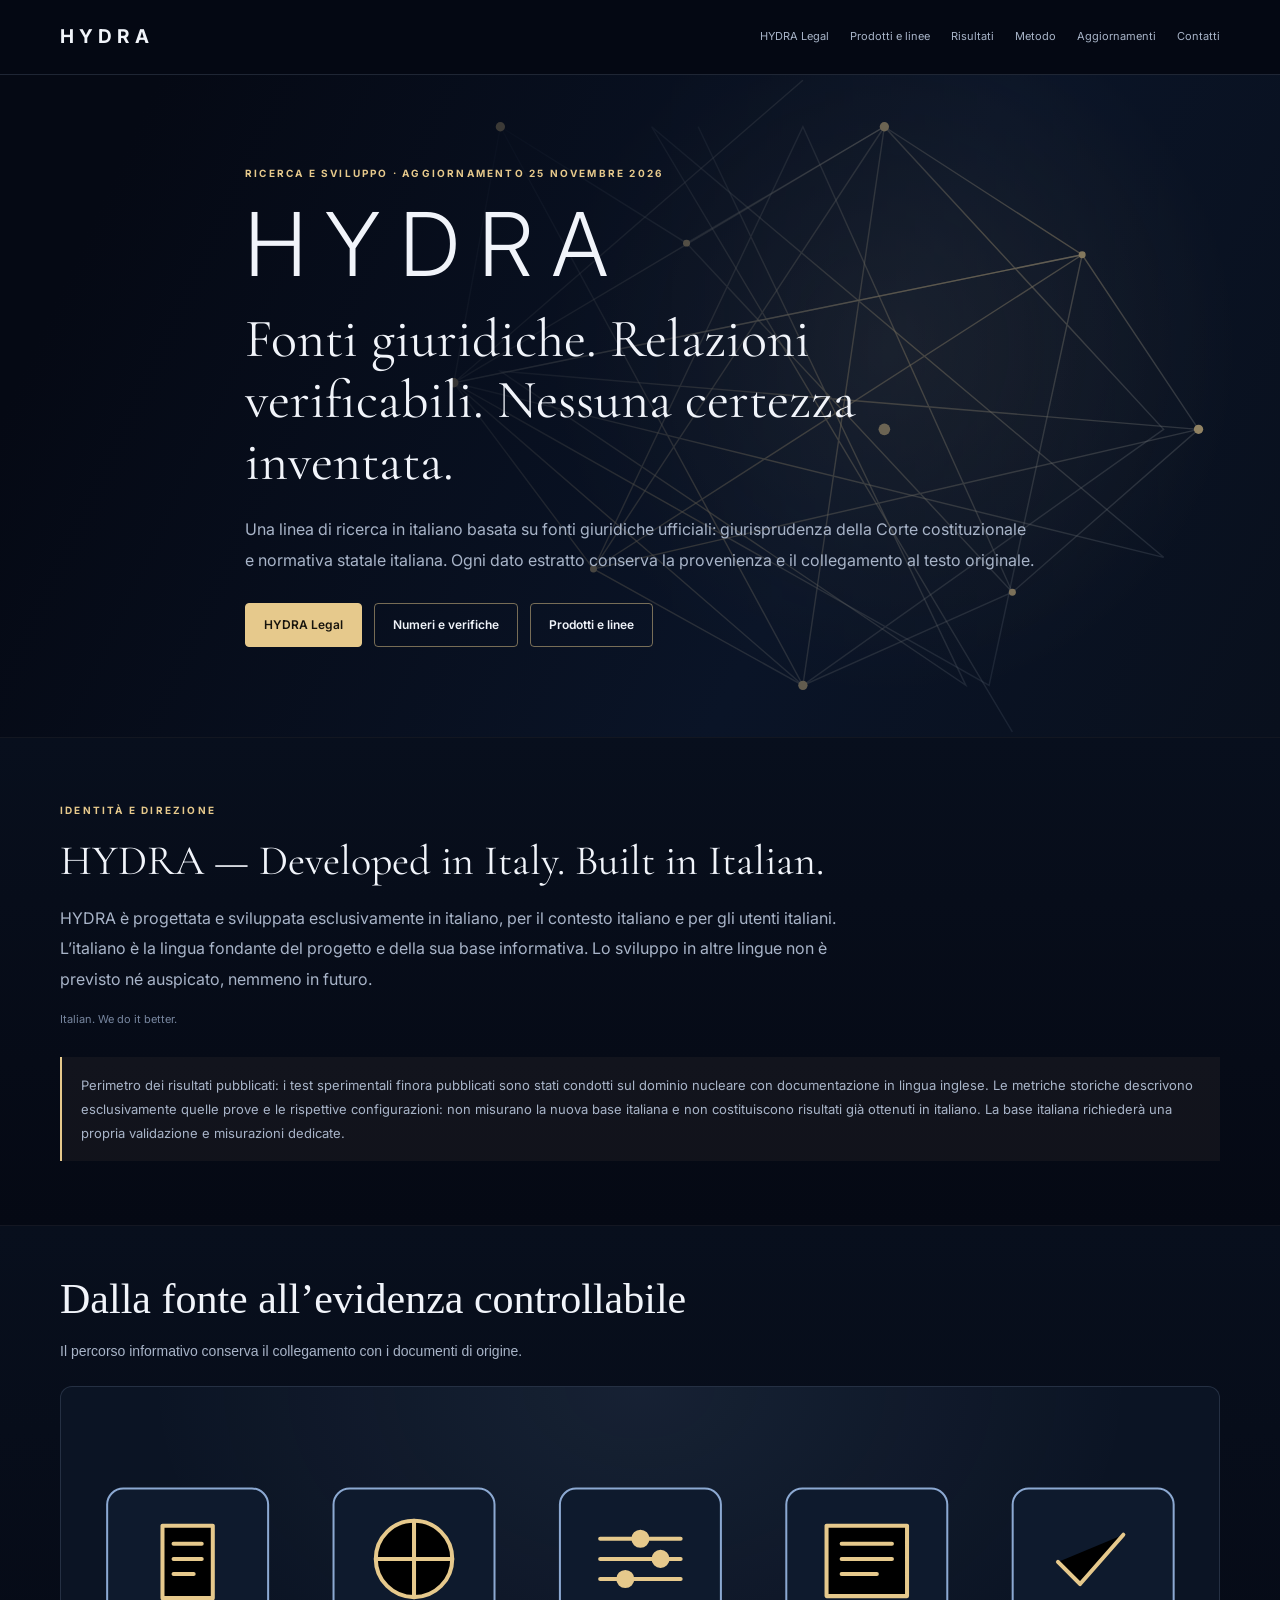
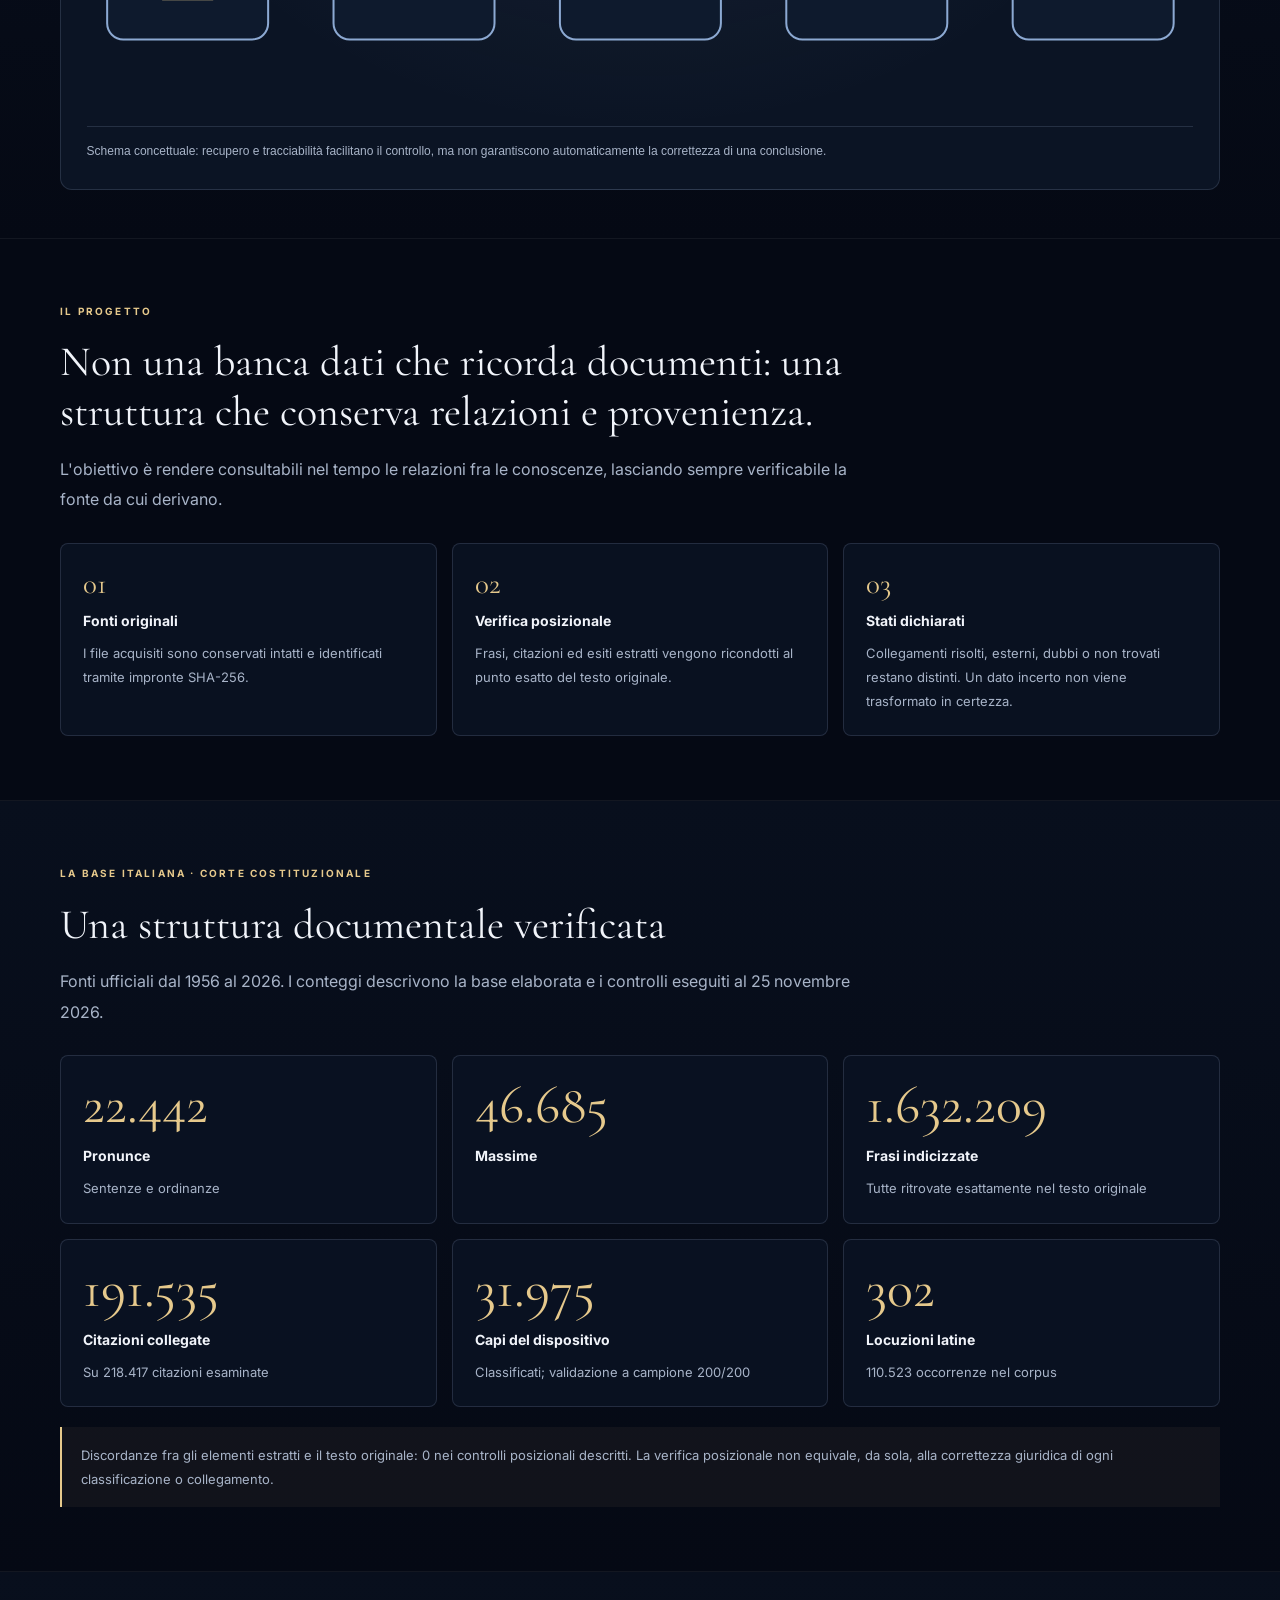
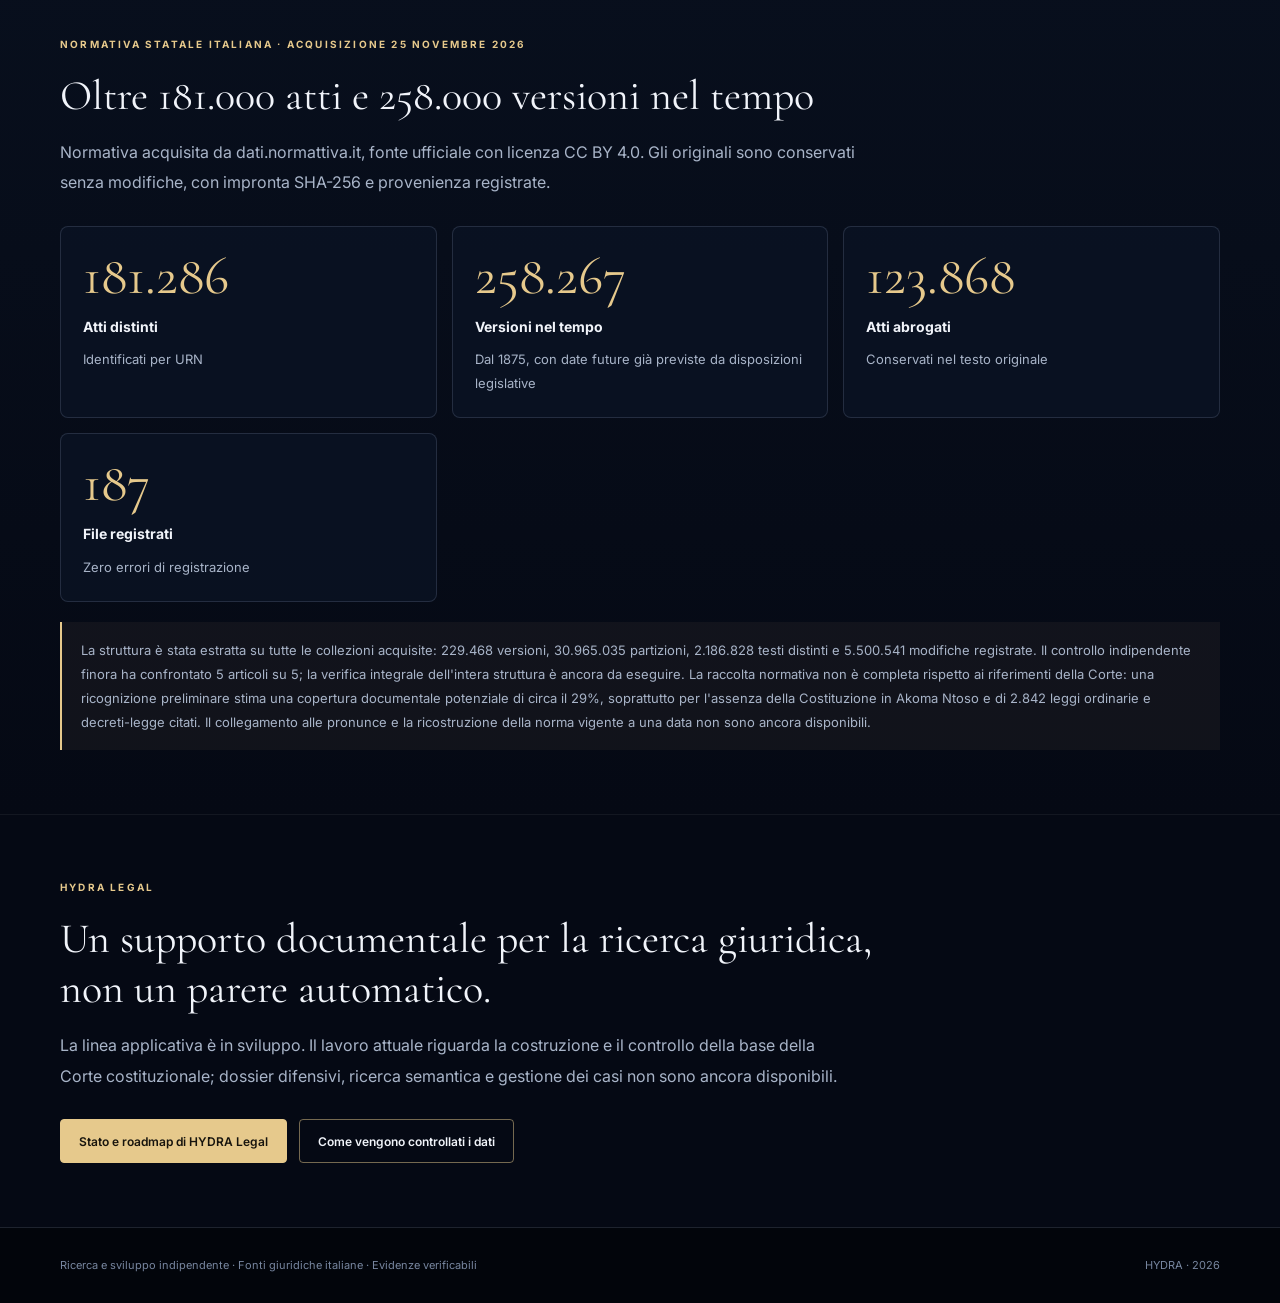
<file: index.html>
<!doctype html>
<html lang="it"><head><meta charset="utf-8"><meta name="viewport" content="width=device-width,initial-scale=1">
<meta name="description" content="HYDRA — ricerca indipendente su fonti giuridiche italiane ufficiali, provenienza verificabile e controlli riproducibili.">
<meta name="theme-color" content="#050914"><title>HYDRA | Evidenze giuridiche verificabili</title>
<link rel="preconnect" href="https://fonts.googleapis.com"><link rel="preconnect" href="https://fonts.gstatic.com" crossorigin>
<link href="https://fonts.googleapis.com/css2?family=Cormorant+Garamond:wght@300;400;500;600&family=Inter:wght@300;400;500;600;700&display=swap" rel="stylesheet"><link rel="stylesheet" href="assets/css/site.css"></head>
<body><header class="site-header"><div class="wrap nav"><a class="brand" href="index.html">HYDRA</a><div class="nav-right"><button class="menu-button" aria-label="Menu">☰</button><nav class="navlinks"><a href="legal.html">HYDRA Legal</a><a href="prodotti.html">Prodotti e linee</a><a href="risultati.html">Risultati</a><a href="metodo.html">Metodo</a><a href="aggiornamenti.html">Aggiornamenti</a><a href="contatti.html">Contatti</a></nav></div></div></header>
<main>
<section class="hero"><div class="wrap hero-content"><div class="eyebrow">Ricerca e sviluppo · aggiornamento 25 novembre 2026</div><h1>HYDRA</h1><h2>Fonti giuridiche. Relazioni verificabili. Nessuna certezza inventata.</h2><p>Una linea di ricerca in italiano basata su fonti giuridiche ufficiali: giurisprudenza della Corte costituzionale e normativa statale italiana. Ogni dato estratto conserva la provenienza e il collegamento al testo originale.</p><div class="actions"><a class="button primary" href="legal.html">HYDRA Legal</a><a class="button" href="risultati.html">Numeri e verifiche</a><a class="button" href="prodotti.html">Prodotti e linee</a></div></div></section>
<section class="section"><div class="wrap"><div class="section-head"><div class="kicker">Il progetto</div><h2>Non una banca dati che ricorda documenti: una struttura che conserva relazioni e provenienza.</h2><p class="lead">L'obiettivo è rendere consultabili nel tempo le relazioni fra le conoscenze, lasciando sempre verificabile la fonte da cui derivano.</p></div><div class="grid"><article class="card"><div class="num">01</div><h3>Fonti originali</h3><p>I file acquisiti sono conservati intatti e identificati tramite impronte SHA-256.</p></article><article class="card"><div class="num">02</div><h3>Verifica posizionale</h3><p>Frasi, citazioni ed esiti estratti vengono ricondotti al punto esatto del testo originale.</p></article><article class="card"><div class="num">03</div><h3>Stati dichiarati</h3><p>Collegamenti risolti, esterni, dubbi o non trovati restano distinti. Un dato incerto non viene trasformato in certezza.</p></article></div></div></section>
<section class="section alt"><div class="wrap"><div class="section-head"><div class="kicker">La base italiana · Corte costituzionale</div><h2>Una struttura documentale verificata</h2><p class="lead">Fonti ufficiali dal 1956 al 2026. I conteggi descrivono la base elaborata e i controlli eseguiti al 25 novembre 2026.</p></div><div class="grid"><article class="card"><div class="metric">22.442</div><h3>Pronunce</h3><p>Sentenze e ordinanze</p></article><article class="card"><div class="metric">46.685</div><h3>Massime</h3></article><article class="card"><div class="metric">1.632.209</div><h3>Frasi indicizzate</h3><p>Tutte ritrovate esattamente nel testo originale</p></article><article class="card"><div class="metric">191.535</div><h3>Citazioni collegate</h3><p>Su 218.417 citazioni esaminate</p></article><article class="card"><div class="metric">31.975</div><h3>Capi del dispositivo</h3><p>Classificati; validazione a campione 200/200</p></article><article class="card"><div class="metric">302</div><h3>Locuzioni latine</h3><p>110.523 occorrenze nel corpus</p></article></div><div class="note">Discordanze fra gli elementi estratti e il testo originale: 0 nei controlli posizionali descritti. La verifica posizionale non equivale, da sola, alla correttezza giuridica di ogni classificazione o collegamento.</div></div></section>
<section class="section alt"><div class="wrap"><div class="section-head"><div class="kicker">Normativa statale italiana · acquisizione 25 novembre 2026</div><h2>Oltre 181.000 atti e 258.000 versioni nel tempo</h2><p class="lead">Normativa acquisita da dati.normattiva.it, fonte ufficiale con licenza CC BY 4.0. Gli originali sono conservati senza modifiche, con impronta SHA-256 e provenienza registrate.</p></div><div class="grid"><article class="card"><div class="metric">181.286</div><h3>Atti distinti</h3><p>Identificati per URN</p></article><article class="card"><div class="metric">258.267</div><h3>Versioni nel tempo</h3><p>Dal 1875, con date future già previste da disposizioni legislative</p></article><article class="card"><div class="metric">123.868</div><h3>Atti abrogati</h3><p>Conservati nel testo originale</p></article><article class="card"><div class="metric">187</div><h3>File registrati</h3><p>Zero errori di registrazione</p></article></div><div class="note">La struttura è stata estratta su tutte le collezioni acquisite: 229.468 versioni, 30.965.035 partizioni, 2.186.828 testi distinti e 5.500.541 modifiche registrate. Il controllo indipendente finora ha confrontato 5 articoli su 5; la verifica integrale dell'intera struttura è ancora da eseguire. La raccolta normativa non è completa rispetto ai riferimenti della Corte: una ricognizione preliminare stima una copertura documentale potenziale di circa il 29%, soprattutto per l'assenza della Costituzione in Akoma Ntoso e di 2.842 leggi ordinarie e decreti-legge citati. Il collegamento alle pronunce e la ricostruzione della norma vigente a una data non sono ancora disponibili.</div></div></section><section class="section"><div class="wrap"><div class="section-head"><div class="kicker">HYDRA Legal</div><h2>Un supporto documentale per la ricerca giuridica, non un parere automatico.</h2><p class="lead">La linea applicativa è in sviluppo. Il lavoro attuale riguarda la costruzione e il controllo della base della Corte costituzionale; dossier difensivi, ricerca semantica e gestione dei casi non sono ancora disponibili.</p></div><div class="actions"><a class="button primary" href="legal.html">Stato e roadmap di HYDRA Legal</a><a class="button" href="metodo.html">Come vengono controllati i dati</a></div></div></section>
</main><footer class="footer"><div class="wrap footer-inner"><span>Ricerca e sviluppo indipendente · Fonti giuridiche italiane · Evidenze verificabili</span><span>HYDRA · 2026</span></div></footer><script src="assets/js/site.js"></script><script src="assets/js/visuals.js"></script></body></html>
</file>
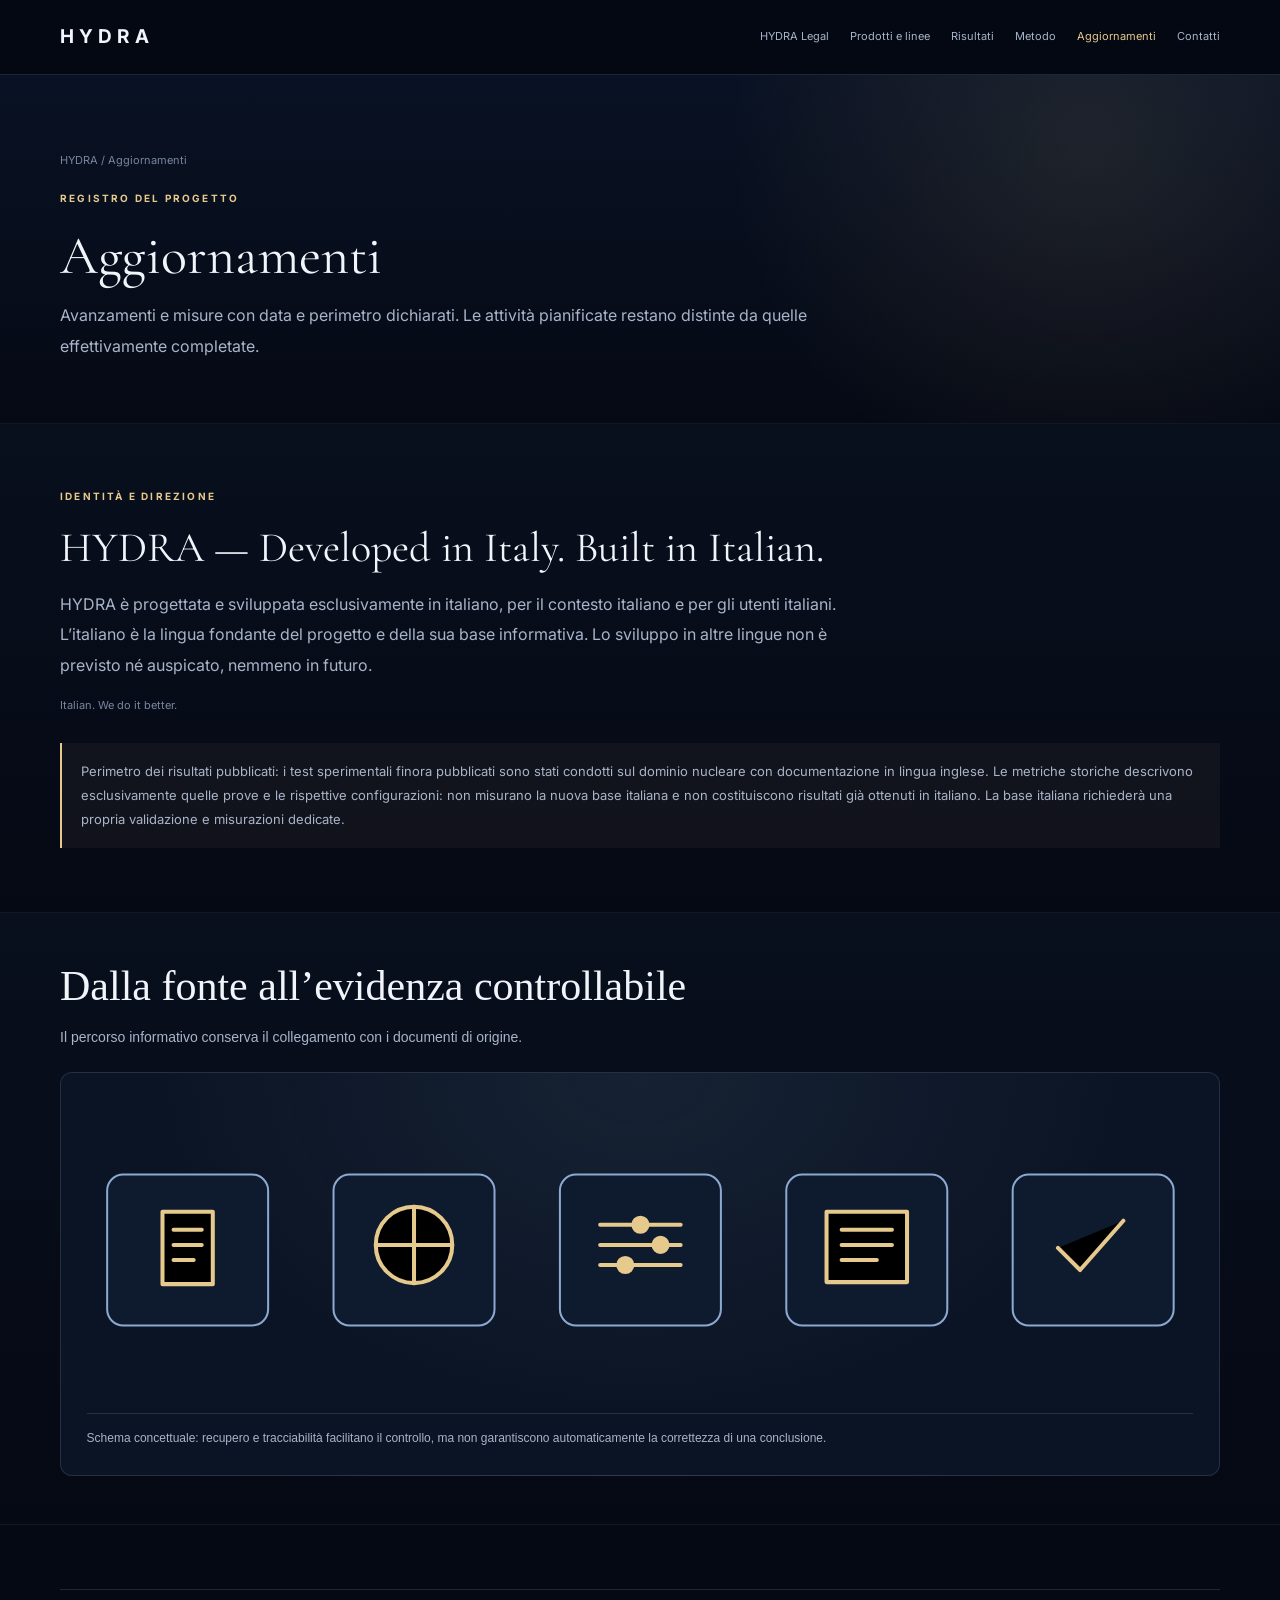
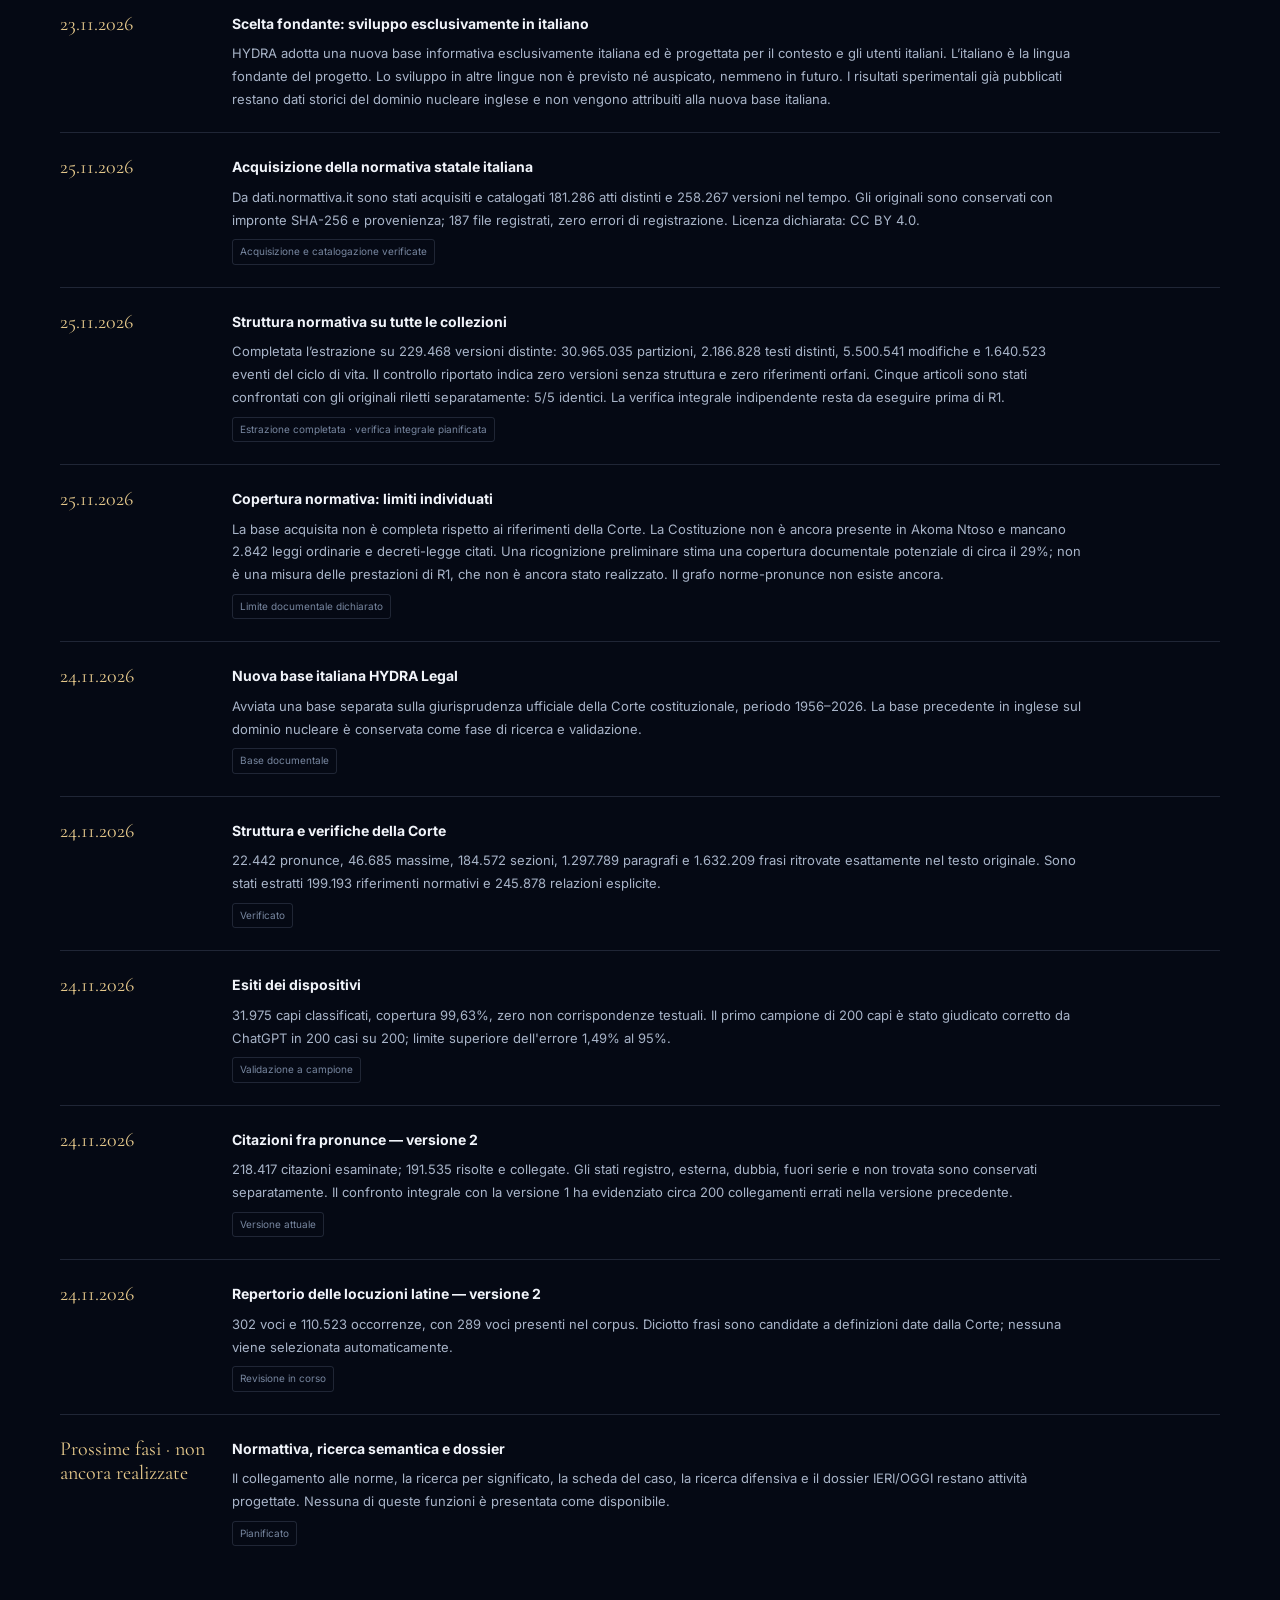
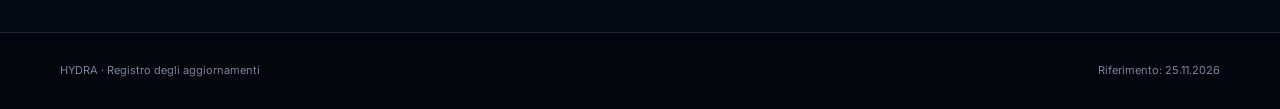
<file: aggiornamenti.html>
<!doctype html>
<html lang="it"><head><meta charset="utf-8"><meta name="viewport" content="width=device-width,initial-scale=1"><meta name="description" content="Registro degli aggiornamenti verificati di HYDRA Legal."><meta name="theme-color" content="#050914"><title>HYDRA | Aggiornamenti</title><link rel="preconnect" href="https://fonts.googleapis.com"><link rel="preconnect" href="https://fonts.gstatic.com" crossorigin><link href="https://fonts.googleapis.com/css2?family=Cormorant+Garamond:wght@300;400;500;600&family=Inter:wght@300;400;500;600;700&display=swap" rel="stylesheet"><link rel="stylesheet" href="assets/css/site.css"></head>
<body><header class="site-header"><div class="wrap nav"><a class="brand" href="index.html">HYDRA</a><div class="nav-right"><button class="menu-button" aria-label="Menu">☰</button><nav class="navlinks"><a href="legal.html">HYDRA Legal</a><a href="prodotti.html">Prodotti e linee</a><a href="risultati.html">Risultati</a><a href="metodo.html">Metodo</a><a href="aggiornamenti.html" aria-current="page">Aggiornamenti</a><a href="contatti.html">Contatti</a></nav></div></div></header>
<main><section class="page-hero"><div class="wrap"><div class="breadcrumbs"><a href="index.html">HYDRA</a> / Aggiornamenti</div><div class="kicker">Registro del progetto</div><h1 class="page-title">Aggiornamenti</h1><p class="lead">Avanzamenti e misure con data e perimetro dichiarati. Le attività pianificate restano distinte da quelle effettivamente completate.</p></div></section>
<section class="section"><div class="wrap"><div class="timeline"><div class="timeline-item"><div class="timeline-date">25.11.2026</div><div><h3>Acquisizione della normativa statale italiana</h3><p>Da dati.normattiva.it sono stati acquisiti e catalogati 181.286 atti distinti e 258.267 versioni nel tempo. Gli originali sono conservati con impronte SHA-256 e provenienza; 187 file registrati, zero errori di registrazione. Licenza dichiarata: CC BY 4.0.</p><span class="tag">Acquisizione e catalogazione verificate</span></div></div><div class="timeline-item"><div class="timeline-date">25.11.2026</div><div><h3>Struttura normativa su tutte le collezioni</h3><p>Completata l’estrazione su 229.468 versioni distinte: 30.965.035 partizioni, 2.186.828 testi distinti, 5.500.541 modifiche e 1.640.523 eventi del ciclo di vita. Il controllo riportato indica zero versioni senza struttura e zero riferimenti orfani. Cinque articoli sono stati confrontati con gli originali riletti separatamente: 5/5 identici. La verifica integrale indipendente resta da eseguire prima di R1.</p><span class="tag">Estrazione completata · verifica integrale pianificata</span></div></div><div class="timeline-item"><div class="timeline-date">25.11.2026</div><div><h3>Copertura normativa: limiti individuati</h3><p>La base acquisita non è completa rispetto ai riferimenti della Corte. La Costituzione non è ancora presente in Akoma Ntoso e mancano 2.842 leggi ordinarie e decreti-legge citati. Una ricognizione preliminare stima una copertura documentale potenziale di circa il 29%; non è una misura delle prestazioni di R1, che non è ancora stato realizzato. Il grafo norme-pronunce non esiste ancora.</p><span class="tag">Limite documentale dichiarato</span></div></div>
<div class="timeline-item"><div class="timeline-date">24.11.2026</div><div><h3>Nuova base italiana HYDRA Legal</h3><p>Avviata una base separata sulla giurisprudenza ufficiale della Corte costituzionale, periodo 1956–2026. La base precedente in inglese sul dominio nucleare è conservata come fase di ricerca e validazione.</p><span class="tag">Base documentale</span></div></div>
<div class="timeline-item"><div class="timeline-date">24.11.2026</div><div><h3>Struttura e verifiche della Corte</h3><p>22.442 pronunce, 46.685 massime, 184.572 sezioni, 1.297.789 paragrafi e 1.632.209 frasi ritrovate esattamente nel testo originale. Sono stati estratti 199.193 riferimenti normativi e 245.878 relazioni esplicite.</p><span class="tag">Verificato</span></div></div>
<div class="timeline-item"><div class="timeline-date">24.11.2026</div><div><h3>Esiti dei dispositivi</h3><p>31.975 capi classificati, copertura 99,63%, zero non corrispondenze testuali. Il primo campione di 200 capi è stato giudicato corretto da ChatGPT in 200 casi su 200; limite superiore dell'errore 1,49% al 95%.</p><span class="tag">Validazione a campione</span></div></div>
<div class="timeline-item"><div class="timeline-date">24.11.2026</div><div><h3>Citazioni fra pronunce — versione 2</h3><p>218.417 citazioni esaminate; 191.535 risolte e collegate. Gli stati registro, esterna, dubbia, fuori serie e non trovata sono conservati separatamente. Il confronto integrale con la versione 1 ha evidenziato circa 200 collegamenti errati nella versione precedente.</p><span class="tag">Versione attuale</span></div></div>
<div class="timeline-item"><div class="timeline-date">24.11.2026</div><div><h3>Repertorio delle locuzioni latine — versione 2</h3><p>302 voci e 110.523 occorrenze, con 289 voci presenti nel corpus. Diciotto frasi sono candidate a definizioni date dalla Corte; nessuna viene selezionata automaticamente.</p><span class="tag">Revisione in corso</span></div></div>
<div class="timeline-item"><div class="timeline-date">Prossime fasi · non ancora realizzate</div><div><h3>Normattiva, ricerca semantica e dossier</h3><p>Il collegamento alle norme, la ricerca per significato, la scheda del caso, la ricerca difensiva e il dossier IERI/OGGI restano attività progettate. Nessuna di queste funzioni è presentata come disponibile.</p><span class="tag">Pianificato</span></div></div>
</div></div></section></main>
<footer class="footer"><div class="wrap footer-inner"><span>HYDRA · Registro degli aggiornamenti</span><span>Riferimento: 25.11.2026</span></div></footer><script src="assets/js/site.js"></script><script src="assets/js/visuals.js"></script></body></html>
</file>
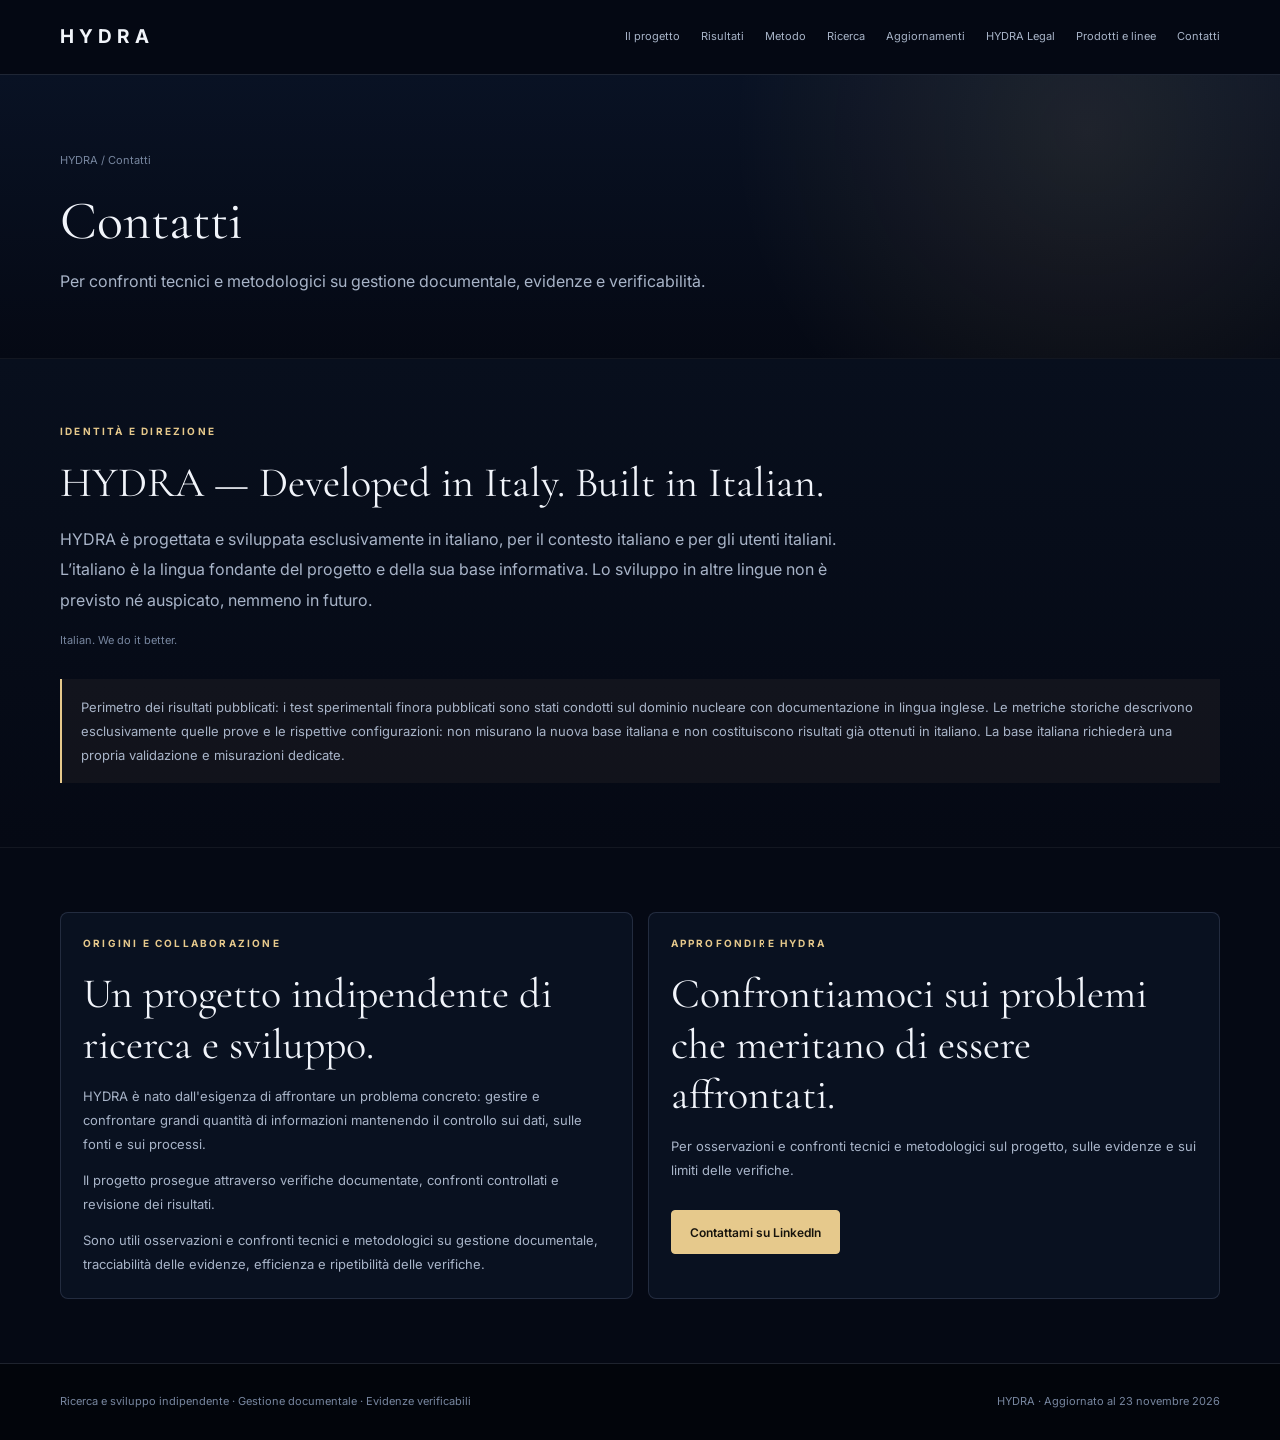
<file: contatti.html>
<!doctype html><html lang="it"><head><meta charset="utf-8"><meta name="viewport" content="width=device-width,initial-scale=1"><meta name="description" content="HYDRA — ricerca indipendente, gestione documentale ed evidenze verificabili."><meta name="theme-color" content="#050914"><title data-x="contactTitle">HYDRA | Contatti</title><link rel="preconnect" href="https://fonts.googleapis.com"><link rel="preconnect" href="https://fonts.gstatic.com" crossorigin><link href="https://fonts.googleapis.com/css2?family=Cormorant+Garamond:wght@300;400;500;600&family=Inter:wght@300;400;500;600;700&display=swap" rel="stylesheet"><link rel="stylesheet" href="assets/css/site.css"></head><body><header class="site-header"><div class="wrap nav"><a class="brand" href="index.html">HYDRA</a><div class="nav-right"><button class="menu-button" aria-label="Menu">☰</button><nav class="navlinks"><a href="progetto.html" data-x="navProject"></a><a href="risultati.html" data-x="navResults"></a><a href="metodo.html" data-x="navMethod"></a><a href="ricerca.html" data-x="navResearch"></a><a href="aggiornamenti.html" data-x="navUpdates"></a><a href="legal.html">HYDRA Legal</a><a href="prodotti.html">Prodotti e linee</a><a href="contatti.html" data-x="navContact"></a></nav></div></div></header><main><section class="page-hero"><div class="wrap"><div class="breadcrumbs"><a href="index.html">HYDRA</a> / <span data-x="contactTitle"></span></div><h1 class="page-title" data-x="contactTitle"></h1><p class="lead" data-x="contactLead"></p></div></section>
<section class="section"><div class="wrap"><div class="grid two"><article class="card"><div class="kicker" data-t="originK"></div><h2 data-t="originT"></h2><p data-t="origin1"></p><p style="margin-top:12px" data-t="origin2"></p><p style="margin-top:12px" data-t="origin3"></p></article><article class="card"><div class="kicker" data-t="contactK"></div><h2 data-t="contactT"></h2><p data-t="contactP"></p><div class="actions"><a class="button primary" href="https://www.linkedin.com/in/galliano-brigo-6104b4107/" target="_blank" rel="noopener noreferrer" data-t="contactBtn"></a></div></article></div></div></section></main><footer class="footer"><div class="wrap footer-inner"><span data-x="footer"></span><span>HYDRA · <span data-x="current"></span></span></div></footer><script src="assets/js/translations.js"></script><script src="assets/js/site.js"></script></body></html>
</file>
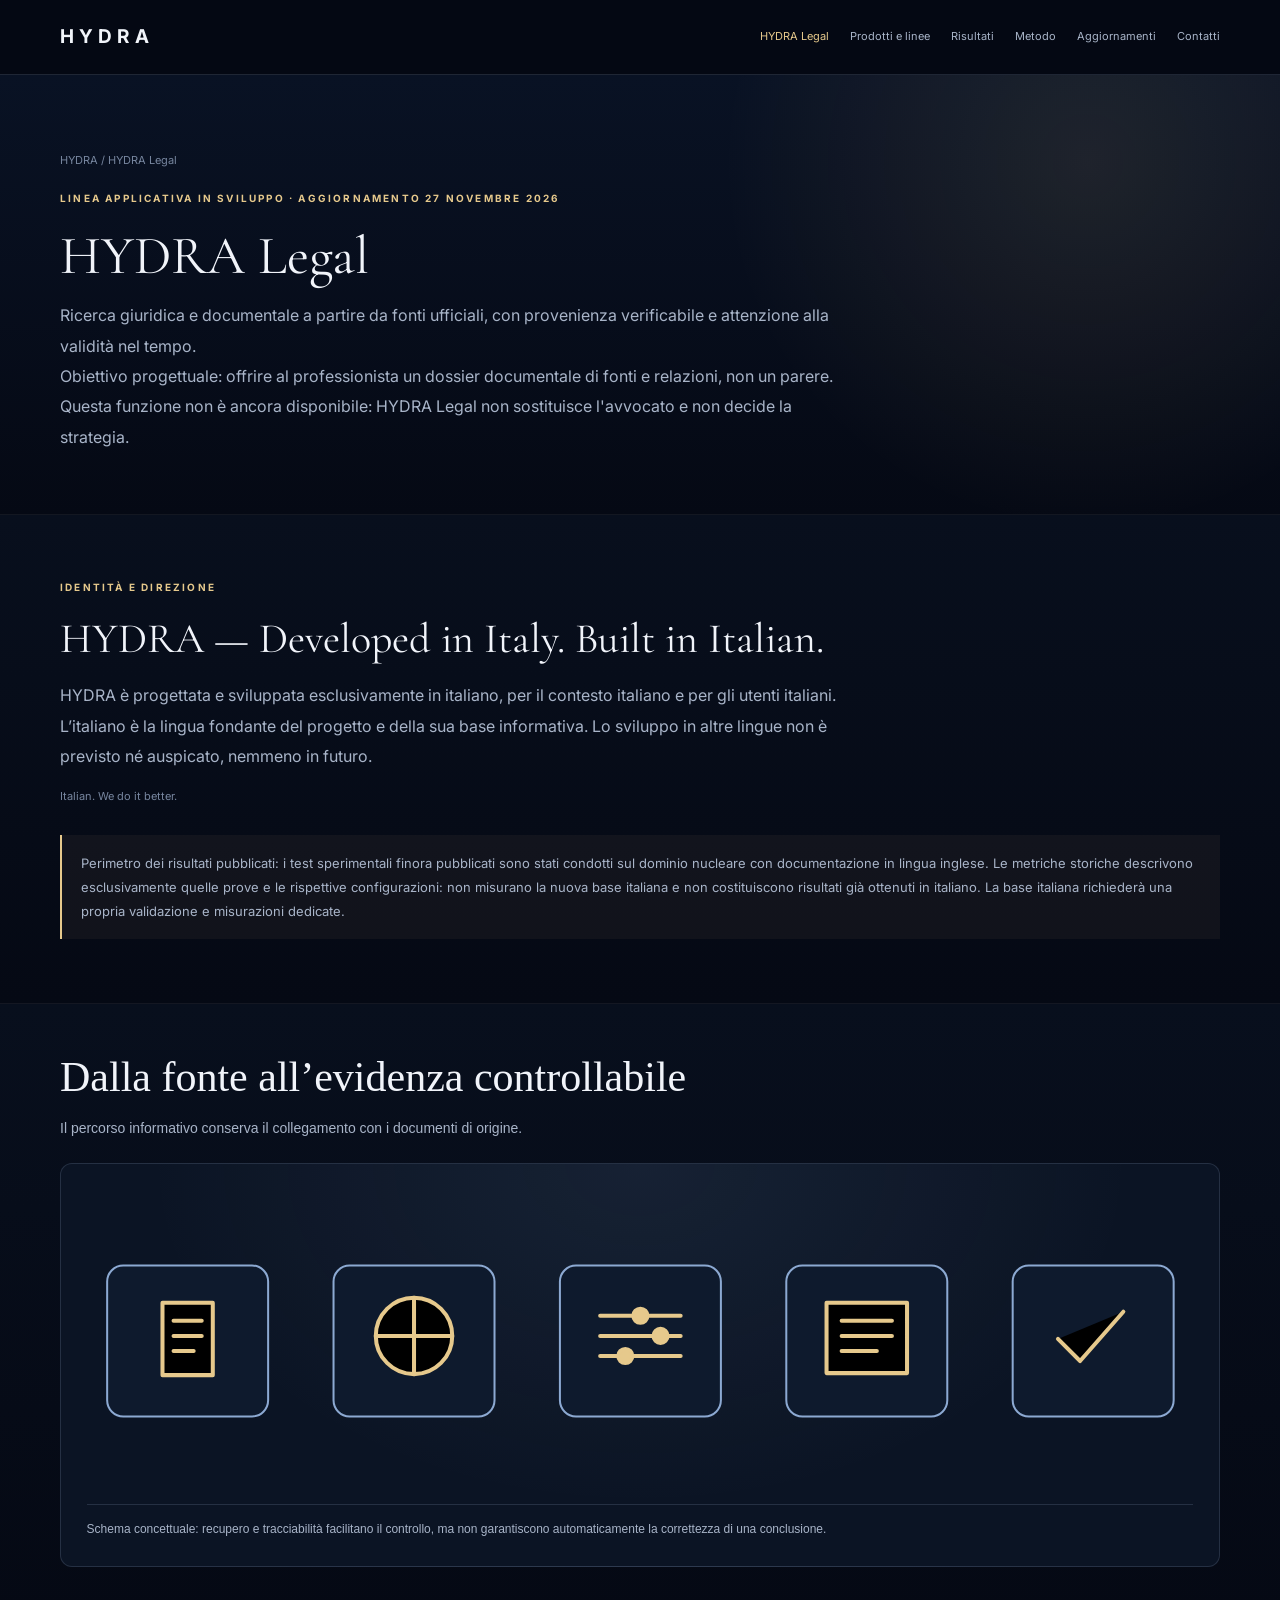
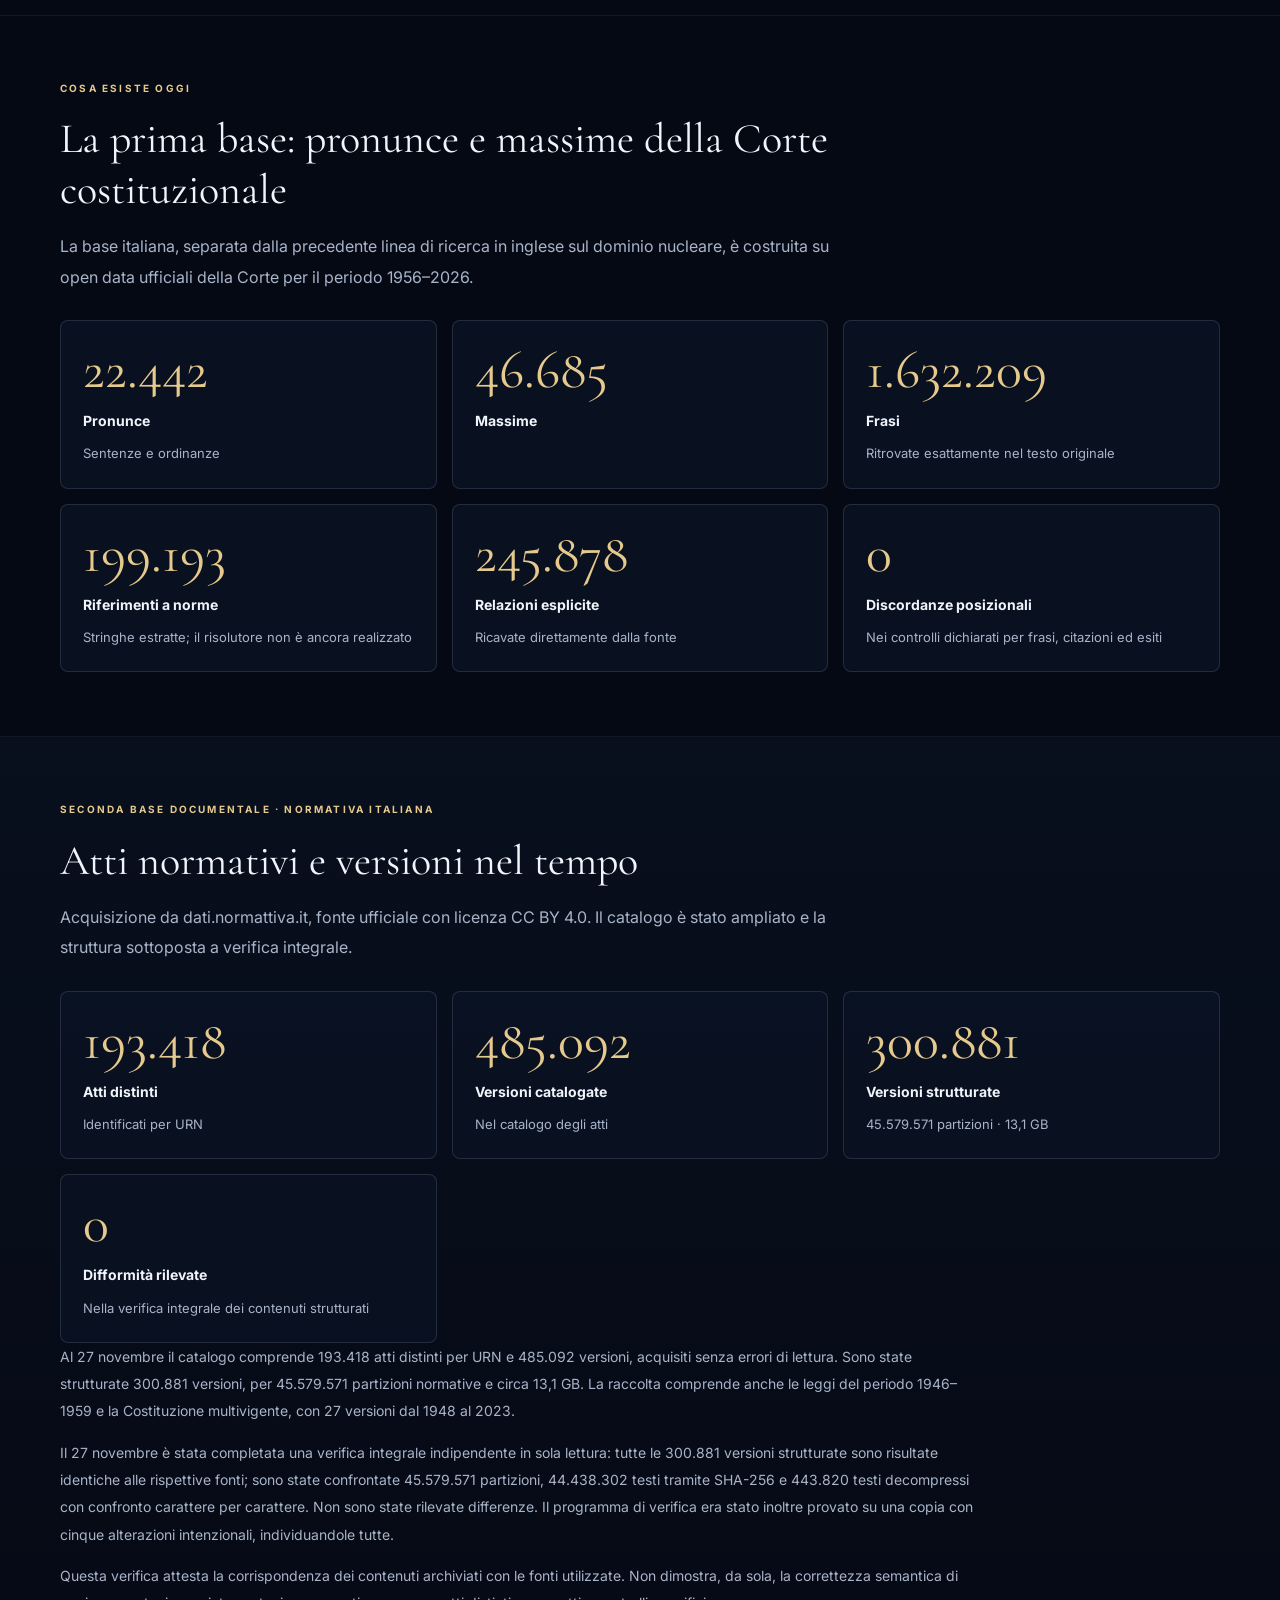
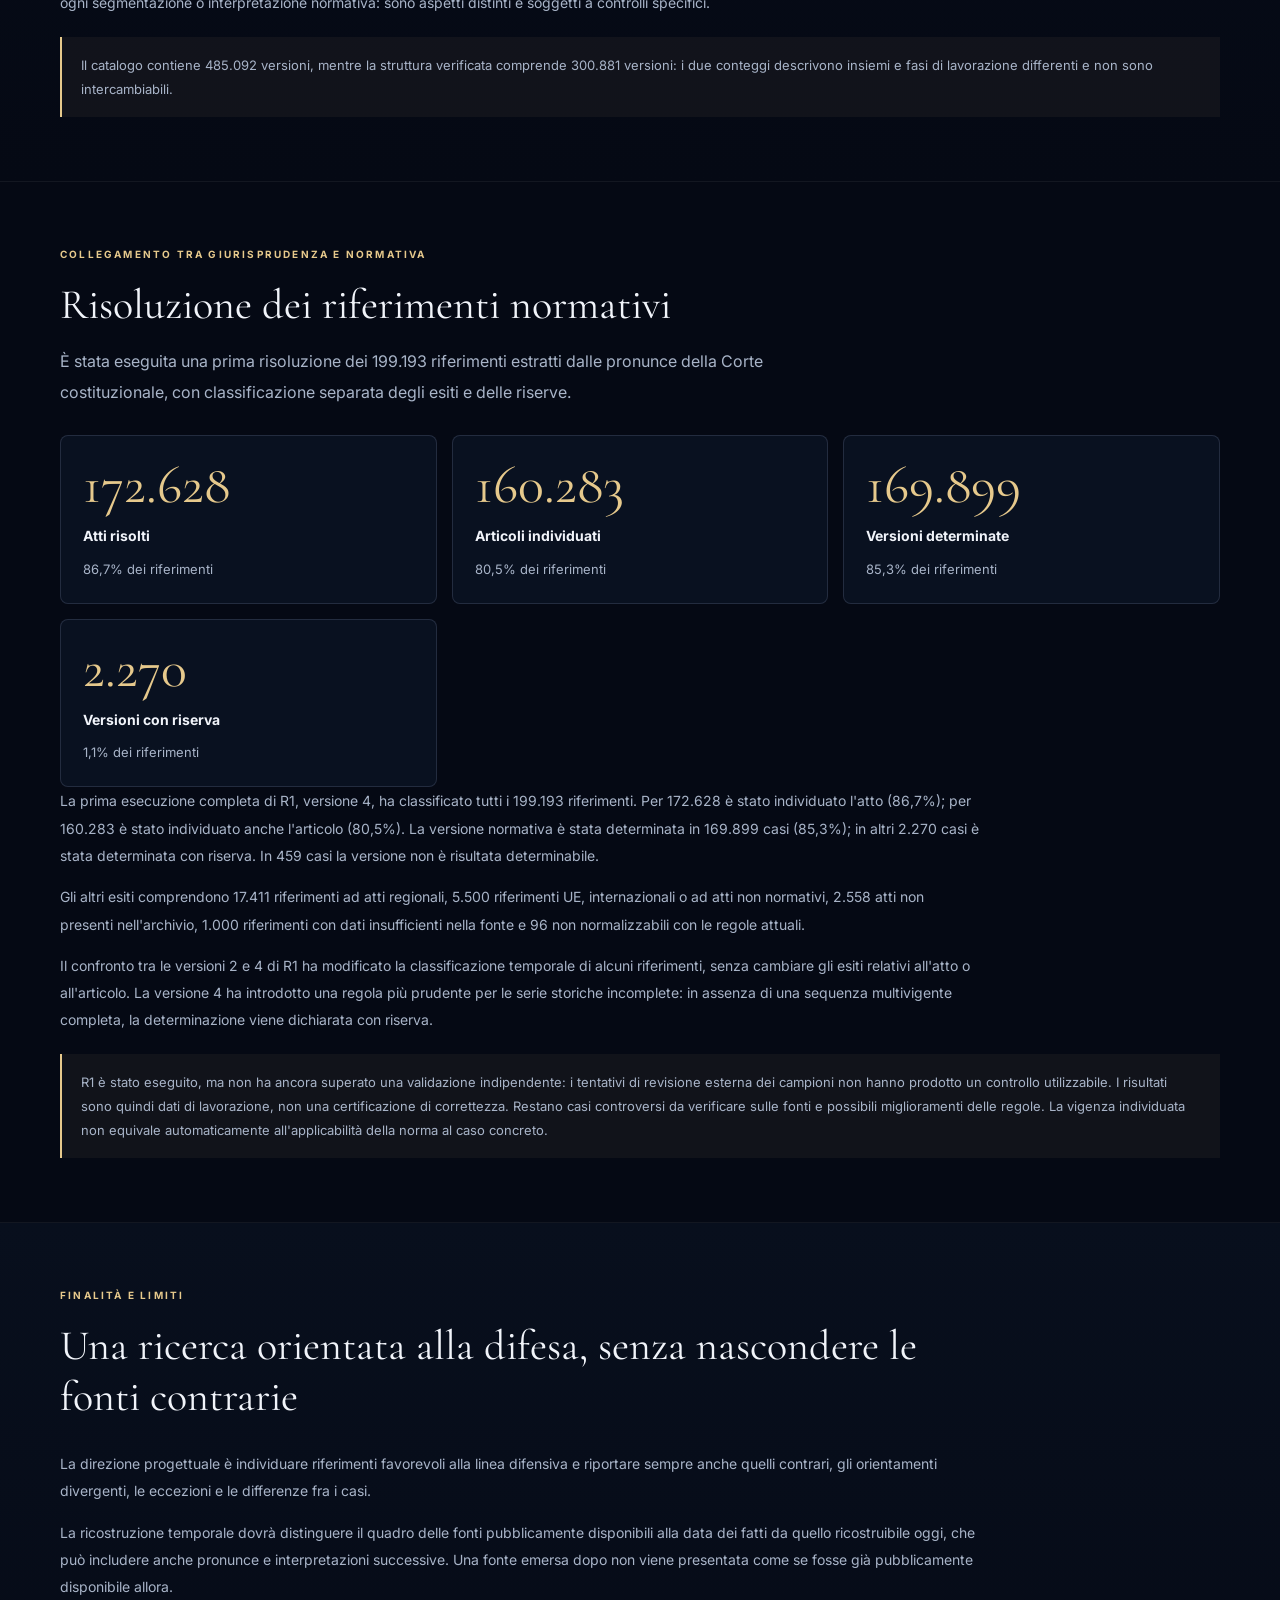
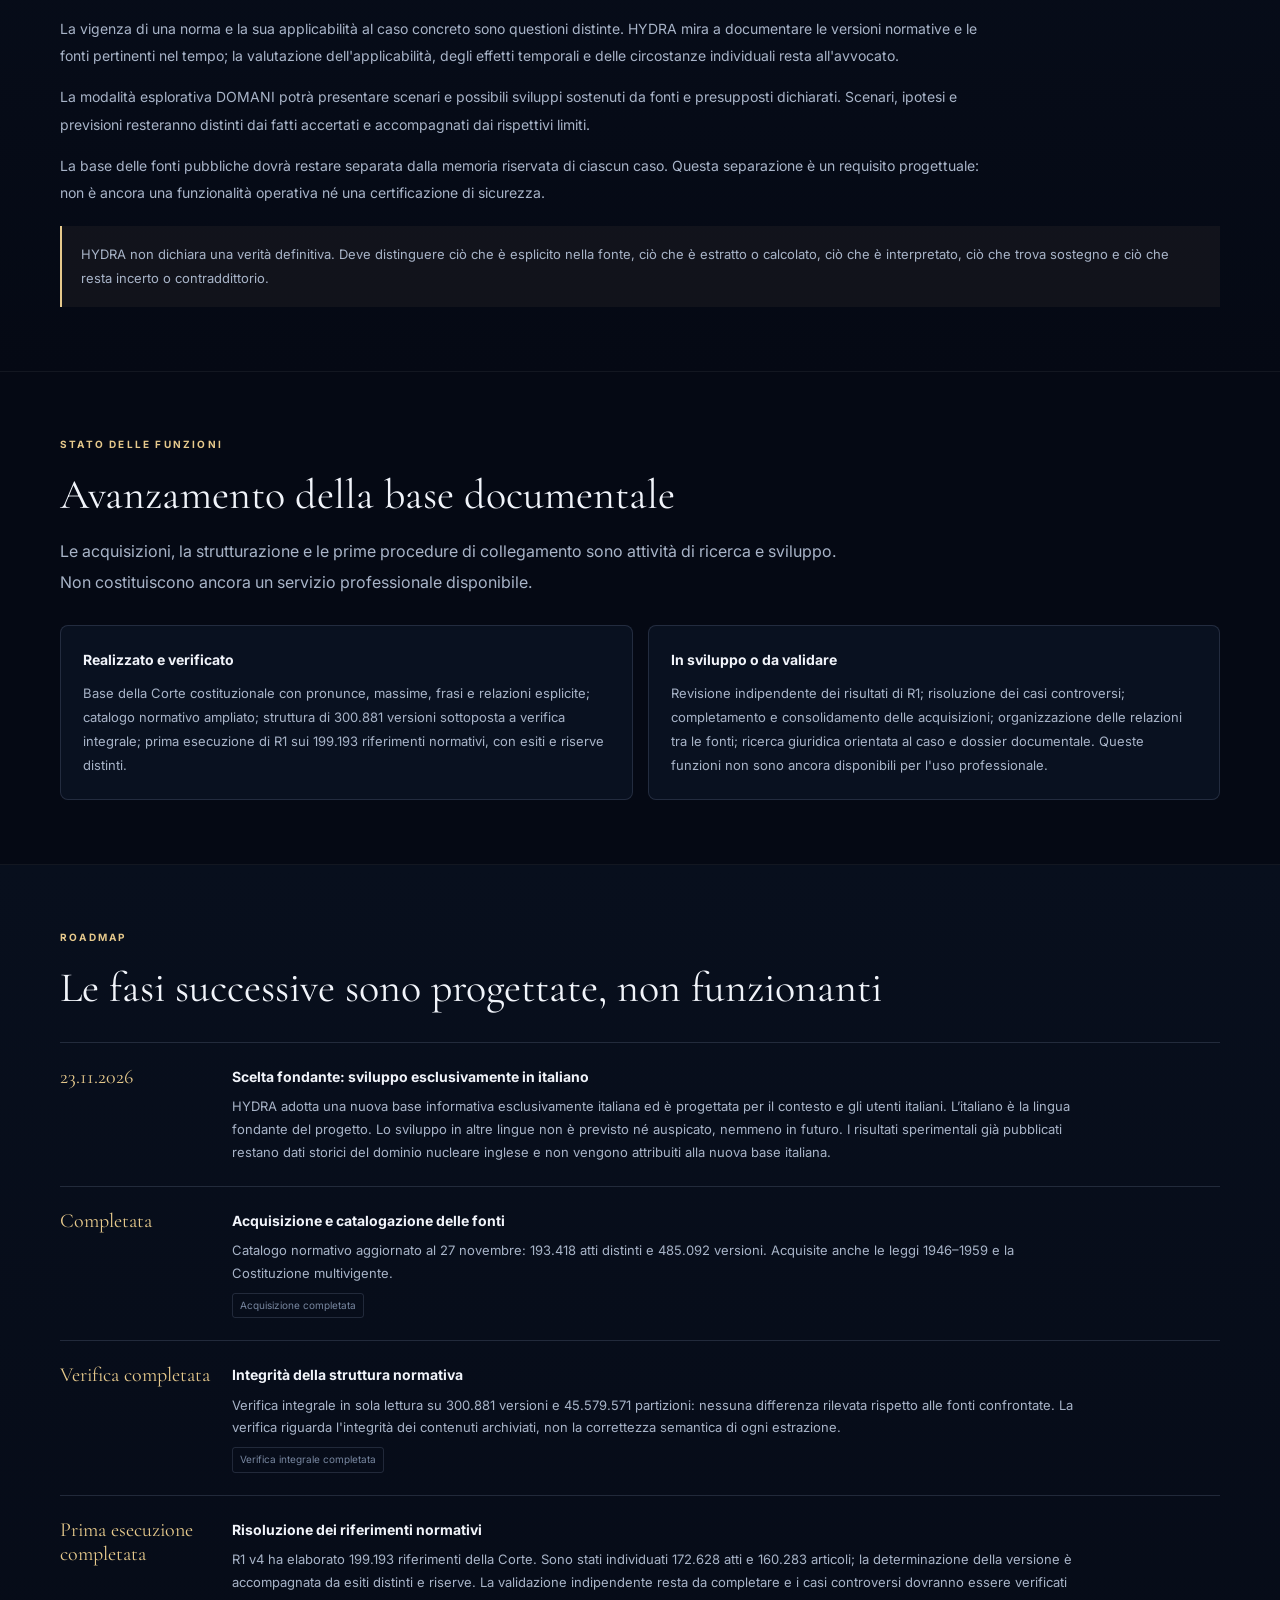
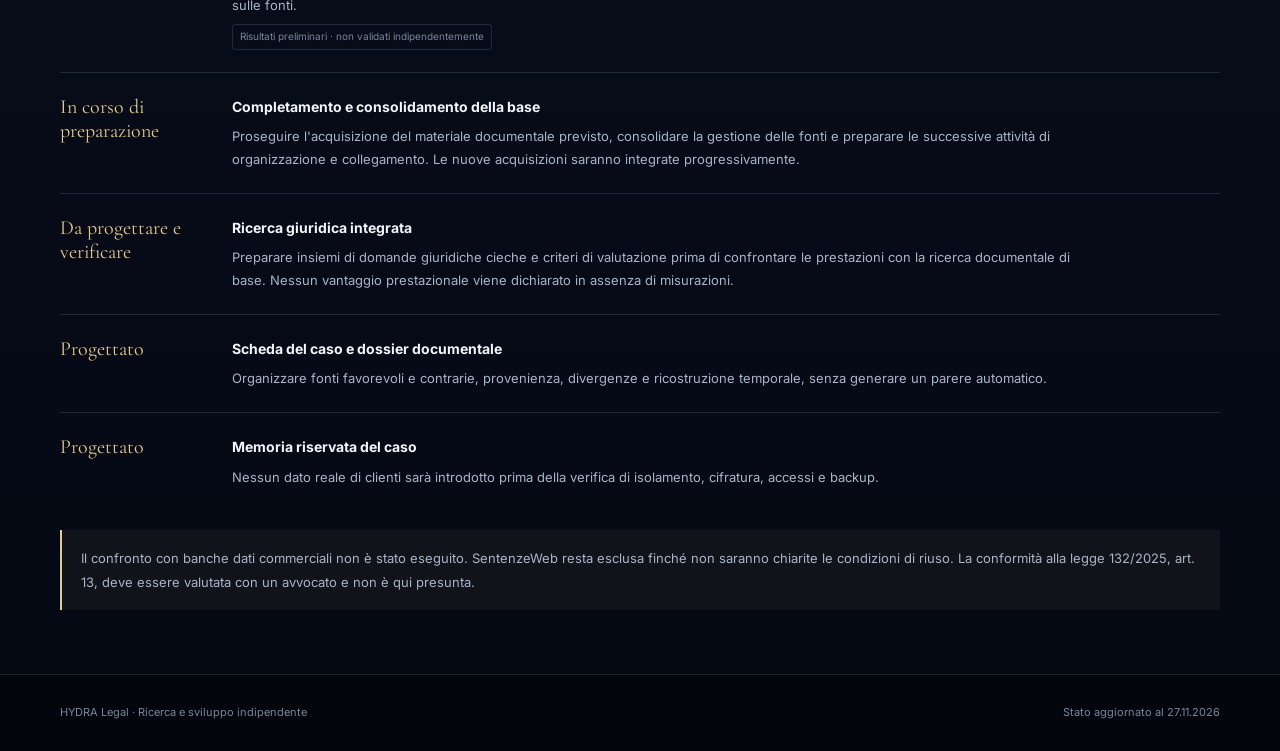
<file: legal.html>
<!doctype html>
<html lang="it"><head><meta charset="utf-8"><meta name="viewport" content="width=device-width,initial-scale=1"><meta name="description" content="HYDRA Legal: ricerca giuridica documentale in sviluppo, basata su giurisprudenza costituzionale e normativa italiana da fonti ufficiali."><meta name="theme-color" content="#050914"><title>HYDRA Legal | Stato del progetto</title><link rel="preconnect" href="https://fonts.googleapis.com"><link rel="preconnect" href="https://fonts.gstatic.com" crossorigin><link href="https://fonts.googleapis.com/css2?family=Cormorant+Garamond:wght@300;400;500;600&family=Inter:wght@300;400;500;600;700&display=swap" rel="stylesheet"><link rel="stylesheet" href="assets/css/site.css"></head>
<body><header class="site-header"><div class="wrap nav"><a class="brand" href="index.html">HYDRA</a><div class="nav-right"><button class="menu-button" aria-label="Menu">☰</button><nav class="navlinks"><a href="legal.html" aria-current="page">HYDRA Legal</a><a href="prodotti.html">Prodotti e linee</a><a href="risultati.html">Risultati</a><a href="metodo.html">Metodo</a><a href="aggiornamenti.html">Aggiornamenti</a><a href="contatti.html">Contatti</a></nav></div></div></header>
<main><section class="page-hero"><div class="wrap"><div class="breadcrumbs"><a href="index.html">HYDRA</a> / HYDRA Legal</div><div class="kicker">Linea applicativa in sviluppo · aggiornamento 27 novembre 2026</div><h1 class="page-title">HYDRA Legal</h1><p class="lead">Ricerca giuridica e documentale a partire da fonti ufficiali, con provenienza verificabile e attenzione alla validità nel tempo.</p><p class="lead">Obiettivo progettuale: offrire al professionista un dossier documentale di fonti e relazioni, non un parere. Questa funzione non è ancora disponibile: HYDRA Legal non sostituisce l'avvocato e non decide la strategia.</p></div></section>
<section class="section"><div class="wrap"><div class="section-head"><div class="kicker">Cosa esiste oggi</div><h2>La prima base: pronunce e massime della Corte costituzionale</h2><p class="lead">La base italiana, separata dalla precedente linea di ricerca in inglese sul dominio nucleare, è costruita su open data ufficiali della Corte per il periodo 1956–2026.</p></div><div class="grid"><article class="card"><div class="metric">22.442</div><h3>Pronunce</h3><p>Sentenze e ordinanze</p></article><article class="card"><div class="metric">46.685</div><h3>Massime</h3></article><article class="card"><div class="metric">1.632.209</div><h3>Frasi</h3><p>Ritrovate esattamente nel testo originale</p></article><article class="card"><div class="metric">199.193</div><h3>Riferimenti a norme</h3><p>Stringhe estratte; il risolutore non è ancora realizzato</p></article><article class="card"><div class="metric">245.878</div><h3>Relazioni esplicite</h3><p>Ricavate direttamente dalla fonte</p></article><article class="card"><div class="metric">0</div><h3>Discordanze posizionali</h3><p>Nei controlli dichiarati per frasi, citazioni ed esiti</p></article></div></div></section>
<section class="section alt"><div class="wrap"><div class="section-head"><div class="kicker">Seconda base documentale · normativa italiana</div><h2>Atti normativi e versioni nel tempo</h2><p class="lead">Acquisizione da dati.normattiva.it, fonte ufficiale con licenza CC BY 4.0. Il catalogo è stato ampliato e la struttura sottoposta a verifica integrale.</p></div><div class="grid"><article class="card"><div class="metric">193.418</div><h3>Atti distinti</h3><p>Identificati per URN</p></article><article class="card"><div class="metric">485.092</div><h3>Versioni catalogate</h3><p>Nel catalogo degli atti</p></article><article class="card"><div class="metric">300.881</div><h3>Versioni strutturate</h3><p>45.579.571 partizioni · 13,1 GB</p></article><article class="card"><div class="metric">0</div><h3>Difformità rilevate</h3><p>Nella verifica integrale dei contenuti strutturati</p></article></div><div class="copy"><p>Al 27 novembre il catalogo comprende 193.418 atti distinti per URN e 485.092 versioni, acquisiti senza errori di lettura. Sono state strutturate 300.881 versioni, per 45.579.571 partizioni normative e circa 13,1 GB. La raccolta comprende anche le leggi del periodo 1946–1959 e la Costituzione multivigente, con 27 versioni dal 1948 al 2023.</p><p>Il 27 novembre è stata completata una verifica integrale indipendente in sola lettura: tutte le 300.881 versioni strutturate sono risultate identiche alle rispettive fonti; sono state confrontate 45.579.571 partizioni, 44.438.302 testi tramite SHA-256 e 443.820 testi decompressi con confronto carattere per carattere. Non sono state rilevate differenze. Il programma di verifica era stato inoltre provato su una copia con cinque alterazioni intenzionali, individuandole tutte.</p><p>Questa verifica attesta la corrispondenza dei contenuti archiviati con le fonti utilizzate. Non dimostra, da sola, la correttezza semantica di ogni segmentazione o interpretazione normativa: sono aspetti distinti e soggetti a controlli specifici.</p></div><div class="note">Il catalogo contiene 485.092 versioni, mentre la struttura verificata comprende 300.881 versioni: i due conteggi descrivono insiemi e fasi di lavorazione differenti e non sono intercambiabili.</div></div></section>
<section class="section"><div class="wrap"><div class="section-head"><div class="kicker">Collegamento tra giurisprudenza e normativa</div><h2>Risoluzione dei riferimenti normativi</h2><p class="lead">È stata eseguita una prima risoluzione dei 199.193 riferimenti estratti dalle pronunce della Corte costituzionale, con classificazione separata degli esiti e delle riserve.</p></div><div class="grid"><article class="card"><div class="metric">172.628</div><h3>Atti risolti</h3><p>86,7% dei riferimenti</p></article><article class="card"><div class="metric">160.283</div><h3>Articoli individuati</h3><p>80,5% dei riferimenti</p></article><article class="card"><div class="metric">169.899</div><h3>Versioni determinate</h3><p>85,3% dei riferimenti</p></article><article class="card"><div class="metric">2.270</div><h3>Versioni con riserva</h3><p>1,1% dei riferimenti</p></article></div><div class="copy"><p>La prima esecuzione completa di R1, versione 4, ha classificato tutti i 199.193 riferimenti. Per 172.628 è stato individuato l'atto (86,7%); per 160.283 è stato individuato anche l'articolo (80,5%). La versione normativa è stata determinata in 169.899 casi (85,3%); in altri 2.270 casi è stata determinata con riserva. In 459 casi la versione non è risultata determinabile.</p><p>Gli altri esiti comprendono 17.411 riferimenti ad atti regionali, 5.500 riferimenti UE, internazionali o ad atti non normativi, 2.558 atti non presenti nell'archivio, 1.000 riferimenti con dati insufficienti nella fonte e 96 non normalizzabili con le regole attuali.</p><p>Il confronto tra le versioni 2 e 4 di R1 ha modificato la classificazione temporale di alcuni riferimenti, senza cambiare gli esiti relativi all'atto o all'articolo. La versione 4 ha introdotto una regola più prudente per le serie storiche incomplete: in assenza di una sequenza multivigente completa, la determinazione viene dichiarata con riserva.</p></div><div class="note">R1 è stato eseguito, ma non ha ancora superato una validazione indipendente: i tentativi di revisione esterna dei campioni non hanno prodotto un controllo utilizzabile. I risultati sono quindi dati di lavorazione, non una certificazione di correttezza. Restano casi controversi da verificare sulle fonti e possibili miglioramenti delle regole. La vigenza individuata non equivale automaticamente all'applicabilità della norma al caso concreto.</div></div></section><section class="section alt"><div class="wrap"><div class="section-head"><div class="kicker">Finalità e limiti</div><h2>Una ricerca orientata alla difesa, senza nascondere le fonti contrarie</h2></div><div class="copy"><p>La direzione progettuale è individuare riferimenti favorevoli alla linea difensiva e riportare sempre anche quelli contrari, gli orientamenti divergenti, le eccezioni e le differenze fra i casi.</p><p>La ricostruzione temporale dovrà distinguere il quadro delle fonti pubblicamente disponibili alla data dei fatti da quello ricostruibile oggi, che può includere anche pronunce e interpretazioni successive. Una fonte emersa dopo non viene presentata come se fosse già pubblicamente disponibile allora.</p><p>La vigenza di una norma e la sua applicabilità al caso concreto sono questioni distinte. HYDRA mira a documentare le versioni normative e le fonti pertinenti nel tempo; la valutazione dell'applicabilità, degli effetti temporali e delle circostanze individuali resta all'avvocato.</p><p>La modalità esplorativa DOMANI potrà presentare scenari e possibili sviluppi sostenuti da fonti e presupposti dichiarati. Scenari, ipotesi e previsioni resteranno distinti dai fatti accertati e accompagnati dai rispettivi limiti.</p><p>La base delle fonti pubbliche dovrà restare separata dalla memoria riservata di ciascun caso. Questa separazione è un requisito progettuale: non è ancora una funzionalità operativa né una certificazione di sicurezza.</p></div><div class="note">HYDRA non dichiara una verità definitiva. Deve distinguere ciò che è esplicito nella fonte, ciò che è estratto o calcolato, ciò che è interpretato, ciò che trova sostegno e ciò che resta incerto o contraddittorio.</div></div></section>
<section class="section"><div class="wrap"><div class="section-head"><div class="kicker">Stato delle funzioni</div><h2>Avanzamento della base documentale</h2><p class="lead">Le acquisizioni, la strutturazione e le prime procedure di collegamento sono attività di ricerca e sviluppo. Non costituiscono ancora un servizio professionale disponibile.</p></div><div class="grid two"><article class="card"><h3>Realizzato e verificato</h3><p>Base della Corte costituzionale con pronunce, massime, frasi e relazioni esplicite; catalogo normativo ampliato; struttura di 300.881 versioni sottoposta a verifica integrale; prima esecuzione di R1 sui 199.193 riferimenti normativi, con esiti e riserve distinti.</p></article><article class="card"><h3>In sviluppo o da validare</h3><p>Revisione indipendente dei risultati di R1; risoluzione dei casi controversi; completamento e consolidamento delle acquisizioni; organizzazione delle relazioni tra le fonti; ricerca giuridica orientata al caso e dossier documentale. Queste funzioni non sono ancora disponibili per l'uso professionale.</p></article></div></div></section>
<section class="section alt"><div class="wrap"><div class="section-head"><div class="kicker">Roadmap</div><h2>Le fasi successive sono progettate, non funzionanti</h2></div><div class="timeline">
<div class="timeline-item"><div class="timeline-date">Completata</div><div><h3>Acquisizione e catalogazione delle fonti</h3><p>Catalogo normativo aggiornato al 27 novembre: 193.418 atti distinti e 485.092 versioni. Acquisite anche le leggi 1946–1959 e la Costituzione multivigente.</p><span class="tag">Acquisizione completata</span></div></div>
<div class="timeline-item"><div class="timeline-date">Verifica completata</div><div><h3>Integrità della struttura normativa</h3><p>Verifica integrale in sola lettura su 300.881 versioni e 45.579.571 partizioni: nessuna differenza rilevata rispetto alle fonti confrontate. La verifica riguarda l'integrità dei contenuti archiviati, non la correttezza semantica di ogni estrazione.</p><span class="tag">Verifica integrale completata</span></div></div>
<div class="timeline-item"><div class="timeline-date">Prima esecuzione completata</div><div><h3>Risoluzione dei riferimenti normativi</h3><p>R1 v4 ha elaborato 199.193 riferimenti della Corte. Sono stati individuati 172.628 atti e 160.283 articoli; la determinazione della versione è accompagnata da esiti distinti e riserve. La validazione indipendente resta da completare e i casi controversi dovranno essere verificati sulle fonti.</p><span class="tag">Risultati preliminari · non validati indipendentemente</span></div></div>
<div class="timeline-item"><div class="timeline-date">In corso di preparazione</div><div><h3>Completamento e consolidamento della base</h3><p>Proseguire l'acquisizione del materiale documentale previsto, consolidare la gestione delle fonti e preparare le successive attività di organizzazione e collegamento. Le nuove acquisizioni saranno integrate progressivamente.</p></div></div>
<div class="timeline-item"><div class="timeline-date">Da progettare e verificare</div><div><h3>Ricerca giuridica integrata</h3><p>Preparare insiemi di domande giuridiche cieche e criteri di valutazione prima di confrontare le prestazioni con la ricerca documentale di base. Nessun vantaggio prestazionale viene dichiarato in assenza di misurazioni.</p></div></div>
<div class="timeline-item"><div class="timeline-date">Progettato</div><div><h3>Scheda del caso e dossier documentale</h3><p>Organizzare fonti favorevoli e contrarie, provenienza, divergenze e ricostruzione temporale, senza generare un parere automatico.</p></div></div>
<div class="timeline-item"><div class="timeline-date">Progettato</div><div><h3>Memoria riservata del caso</h3><p>Nessun dato reale di clienti sarà introdotto prima della verifica di isolamento, cifratura, accessi e backup.</p></div></div>
</div><div class="note">Il confronto con banche dati commerciali non è stato eseguito. SentenzeWeb resta esclusa finché non saranno chiarite le condizioni di riuso. La conformità alla legge 132/2025, art. 13, deve essere valutata con un avvocato e non è qui presunta.</div></div></section>
</main><footer class="footer"><div class="wrap footer-inner"><span>HYDRA Legal · Ricerca e sviluppo indipendente</span><span>Stato aggiornato al 27.11.2026</span></div></footer><script src="assets/js/site.js"></script><script src="assets/js/visuals.js"></script></body></html>
</file>
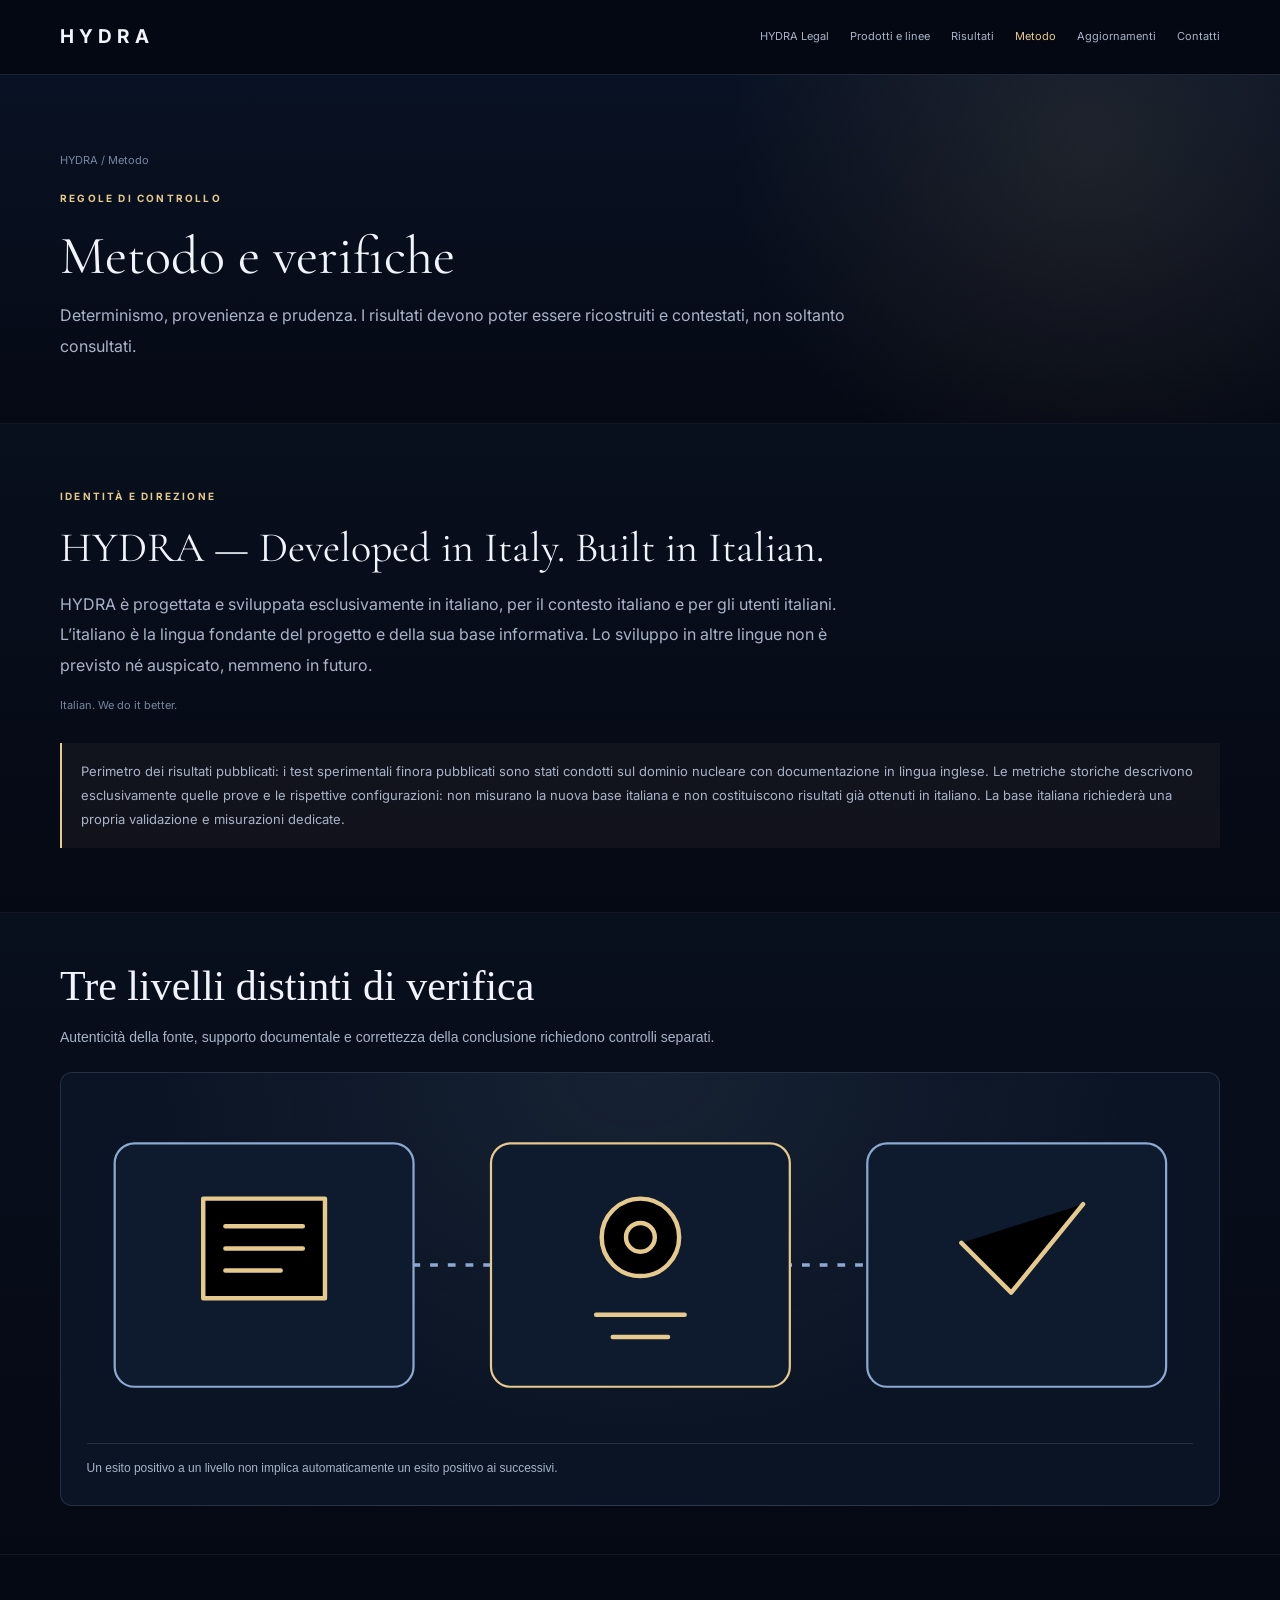
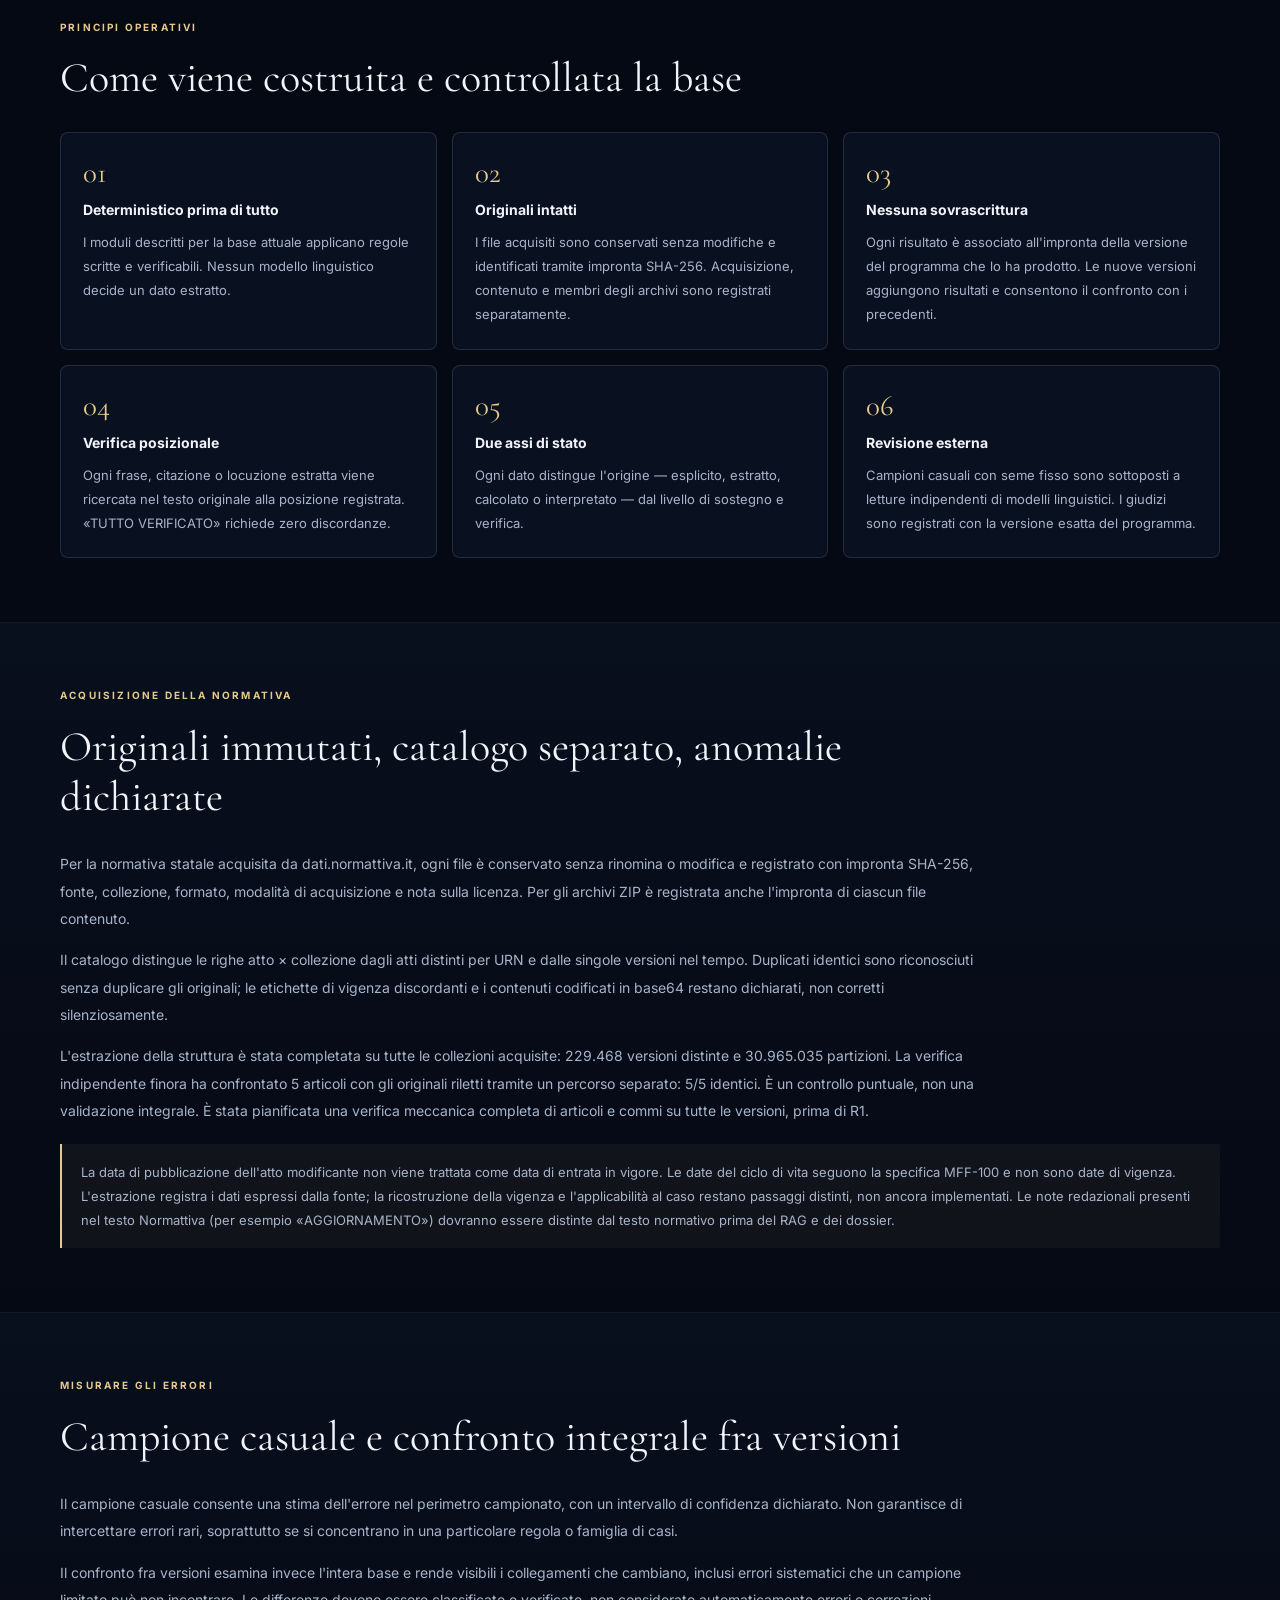
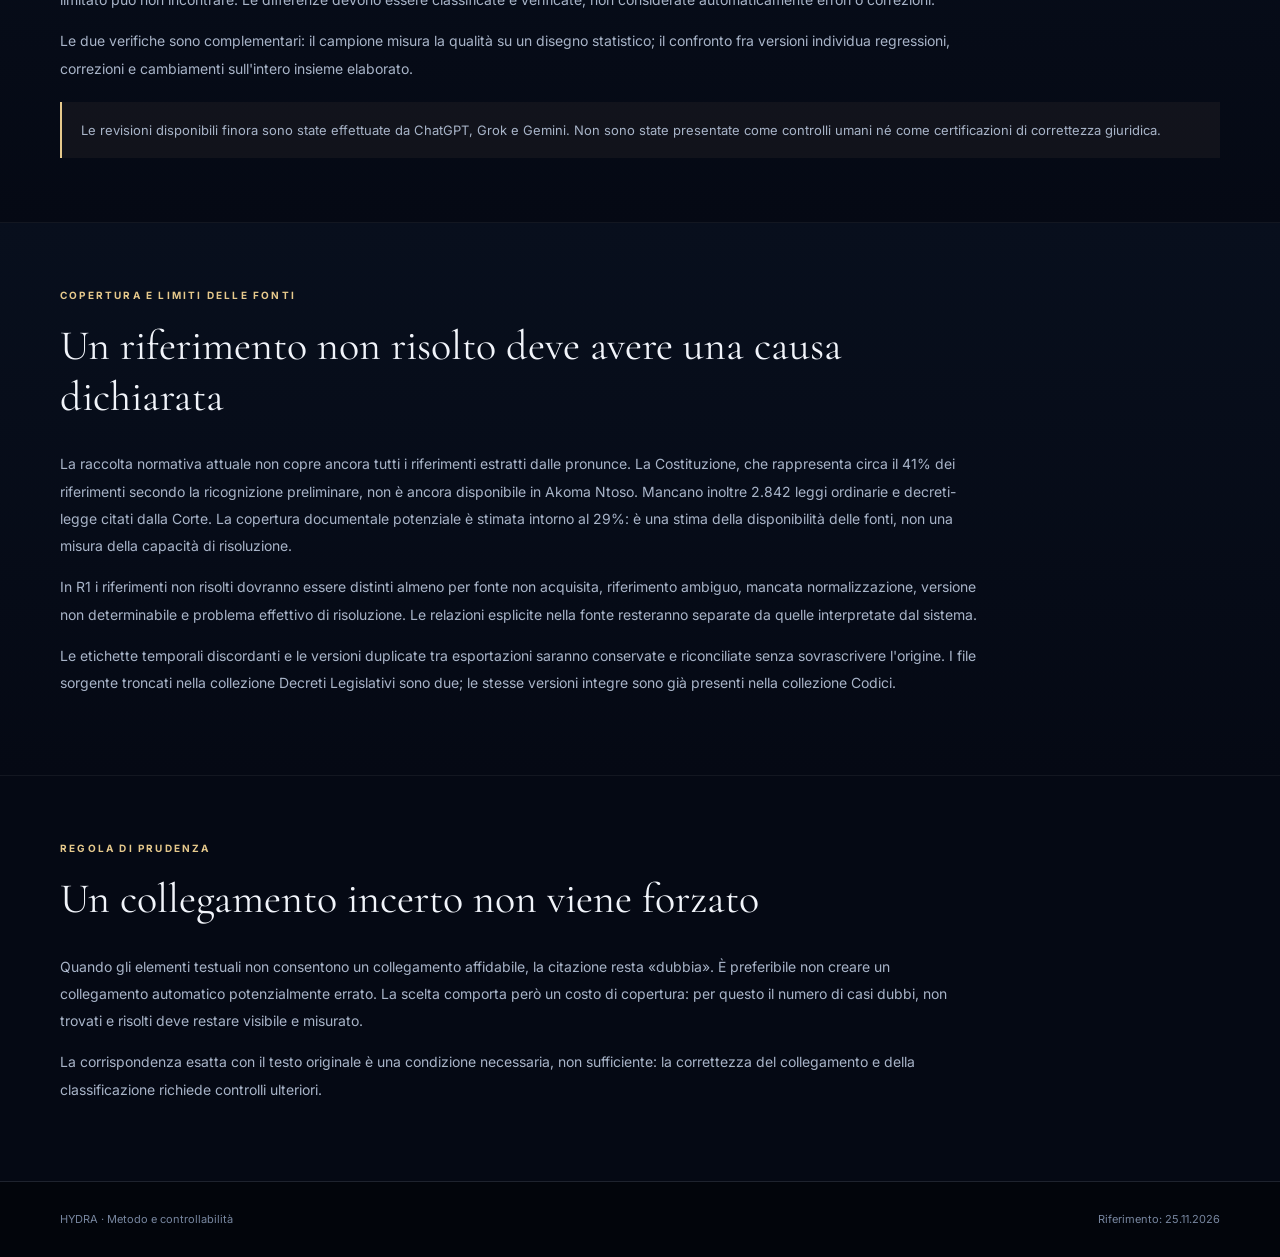
<file: metodo.html>
<!doctype html>
<html lang="it"><head><meta charset="utf-8"><meta name="viewport" content="width=device-width,initial-scale=1"><meta name="description" content="Metodo HYDRA: fonti originali, impronte SHA-256, verifiche posizionali, campionamento e confronto fra versioni."><meta name="theme-color" content="#050914"><title>HYDRA | Metodo e verifiche</title><link rel="preconnect" href="https://fonts.googleapis.com"><link rel="preconnect" href="https://fonts.gstatic.com" crossorigin><link href="https://fonts.googleapis.com/css2?family=Cormorant+Garamond:wght@300;400;500;600&family=Inter:wght@300;400;500;600;700&display=swap" rel="stylesheet"><link rel="stylesheet" href="assets/css/site.css"></head>
<body><header class="site-header"><div class="wrap nav"><a class="brand" href="index.html">HYDRA</a><div class="nav-right"><button class="menu-button" aria-label="Menu">☰</button><nav class="navlinks"><a href="legal.html">HYDRA Legal</a><a href="prodotti.html">Prodotti e linee</a><a href="risultati.html">Risultati</a><a href="metodo.html" aria-current="page">Metodo</a><a href="aggiornamenti.html">Aggiornamenti</a><a href="contatti.html">Contatti</a></nav></div></div></header>
<main><section class="page-hero"><div class="wrap"><div class="breadcrumbs"><a href="index.html">HYDRA</a> / Metodo</div><div class="kicker">Regole di controllo</div><h1 class="page-title">Metodo e verifiche</h1><p class="lead">Determinismo, provenienza e prudenza. I risultati devono poter essere ricostruiti e contestati, non soltanto consultati.</p></div></section>
<section class="section"><div class="wrap"><div class="section-head"><div class="kicker">Principi operativi</div><h2>Come viene costruita e controllata la base</h2></div><div class="grid"><article class="card"><div class="num">01</div><h3>Deterministico prima di tutto</h3><p>I moduli descritti per la base attuale applicano regole scritte e verificabili. Nessun modello linguistico decide un dato estratto.</p></article><article class="card"><div class="num">02</div><h3>Originali intatti</h3><p>I file acquisiti sono conservati senza modifiche e identificati tramite impronta SHA-256. Acquisizione, contenuto e membri degli archivi sono registrati separatamente.</p></article><article class="card"><div class="num">03</div><h3>Nessuna sovrascrittura</h3><p>Ogni risultato è associato all'impronta della versione del programma che lo ha prodotto. Le nuove versioni aggiungono risultati e consentono il confronto con i precedenti.</p></article><article class="card"><div class="num">04</div><h3>Verifica posizionale</h3><p>Ogni frase, citazione o locuzione estratta viene ricercata nel testo originale alla posizione registrata. «TUTTO VERIFICATO» richiede zero discordanze.</p></article><article class="card"><div class="num">05</div><h3>Due assi di stato</h3><p>Ogni dato distingue l'origine — esplicito, estratto, calcolato o interpretato — dal livello di sostegno e verifica.</p></article><article class="card"><div class="num">06</div><h3>Revisione esterna</h3><p>Campioni casuali con seme fisso sono sottoposti a letture indipendenti di modelli linguistici. I giudizi sono registrati con la versione esatta del programma.</p></article></div></div></section>
<section class="section alt"><div class="wrap"><div class="section-head"><div class="kicker">Acquisizione della normativa</div><h2>Originali immutati, catalogo separato, anomalie dichiarate</h2></div><div class="copy"><p>Per la normativa statale acquisita da dati.normattiva.it, ogni file è conservato senza rinomina o modifica e registrato con impronta SHA-256, fonte, collezione, formato, modalità di acquisizione e nota sulla licenza. Per gli archivi ZIP è registrata anche l'impronta di ciascun file contenuto.</p><p>Il catalogo distingue le righe atto × collezione dagli atti distinti per URN e dalle singole versioni nel tempo. Duplicati identici sono riconosciuti senza duplicare gli originali; le etichette di vigenza discordanti e i contenuti codificati in base64 restano dichiarati, non corretti silenziosamente.</p><p>L'estrazione della struttura è stata completata su tutte le collezioni acquisite: 229.468 versioni distinte e 30.965.035 partizioni. La verifica indipendente finora ha confrontato 5 articoli con gli originali riletti tramite un percorso separato: 5/5 identici. È un controllo puntuale, non una validazione integrale. È stata pianificata una verifica meccanica completa di articoli e commi su tutte le versioni, prima di R1.</p></div><div class="note">La data di pubblicazione dell'atto modificante non viene trattata come data di entrata in vigore. Le date del ciclo di vita seguono la specifica MFF-100 e non sono date di vigenza. L'estrazione registra i dati espressi dalla fonte; la ricostruzione della vigenza e l'applicabilità al caso restano passaggi distinti, non ancora implementati. Le note redazionali presenti nel testo Normattiva (per esempio «AGGIORNAMENTO») dovranno essere distinte dal testo normativo prima del RAG e dei dossier.</div></div></section><section class="section alt"><div class="wrap"><div class="section-head"><div class="kicker">Misurare gli errori</div><h2>Campione casuale e confronto integrale fra versioni</h2></div><div class="copy"><p>Il campione casuale consente una stima dell'errore nel perimetro campionato, con un intervallo di confidenza dichiarato. Non garantisce di intercettare errori rari, soprattutto se si concentrano in una particolare regola o famiglia di casi.</p><p>Il confronto fra versioni esamina invece l'intera base e rende visibili i collegamenti che cambiano, inclusi errori sistematici che un campione limitato può non incontrare. Le differenze devono essere classificate e verificate, non considerate automaticamente errori o correzioni.</p><p>Le due verifiche sono complementari: il campione misura la qualità su un disegno statistico; il confronto fra versioni individua regressioni, correzioni e cambiamenti sull'intero insieme elaborato.</p></div><div class="note">Le revisioni disponibili finora sono state effettuate da ChatGPT, Grok e Gemini. Non sono state presentate come controlli umani né come certificazioni di correttezza giuridica.</div></div></section>
<section class="section alt"><div class="wrap"><div class="section-head"><div class="kicker">Copertura e limiti delle fonti</div><h2>Un riferimento non risolto deve avere una causa dichiarata</h2></div><div class="copy"><p>La raccolta normativa attuale non copre ancora tutti i riferimenti estratti dalle pronunce. La Costituzione, che rappresenta circa il 41% dei riferimenti secondo la ricognizione preliminare, non è ancora disponibile in Akoma Ntoso. Mancano inoltre 2.842 leggi ordinarie e decreti-legge citati dalla Corte. La copertura documentale potenziale è stimata intorno al 29%: è una stima della disponibilità delle fonti, non una misura della capacità di risoluzione.</p><p>In R1 i riferimenti non risolti dovranno essere distinti almeno per fonte non acquisita, riferimento ambiguo, mancata normalizzazione, versione non determinabile e problema effettivo di risoluzione. Le relazioni esplicite nella fonte resteranno separate da quelle interpretate dal sistema.</p><p>Le etichette temporali discordanti e le versioni duplicate tra esportazioni saranno conservate e riconciliate senza sovrascrivere l'origine. I file sorgente troncati nella collezione Decreti Legislativi sono due; le stesse versioni integre sono già presenti nella collezione Codici.</p></div></div></section><section class="section"><div class="wrap"><div class="section-head"><div class="kicker">Regola di prudenza</div><h2>Un collegamento incerto non viene forzato</h2></div><div class="copy"><p>Quando gli elementi testuali non consentono un collegamento affidabile, la citazione resta «dubbia». È preferibile non creare un collegamento automatico potenzialmente errato. La scelta comporta però un costo di copertura: per questo il numero di casi dubbi, non trovati e risolti deve restare visibile e misurato.</p><p>La corrispondenza esatta con il testo originale è una condizione necessaria, non sufficiente: la correttezza del collegamento e della classificazione richiede controlli ulteriori.</p></div></div></section></main>
<footer class="footer"><div class="wrap footer-inner"><span>HYDRA · Metodo e controllabilità</span><span>Riferimento: 25.11.2026</span></div></footer><script src="assets/js/site.js"></script><script src="assets/js/visuals.js"></script></body></html>
</file>
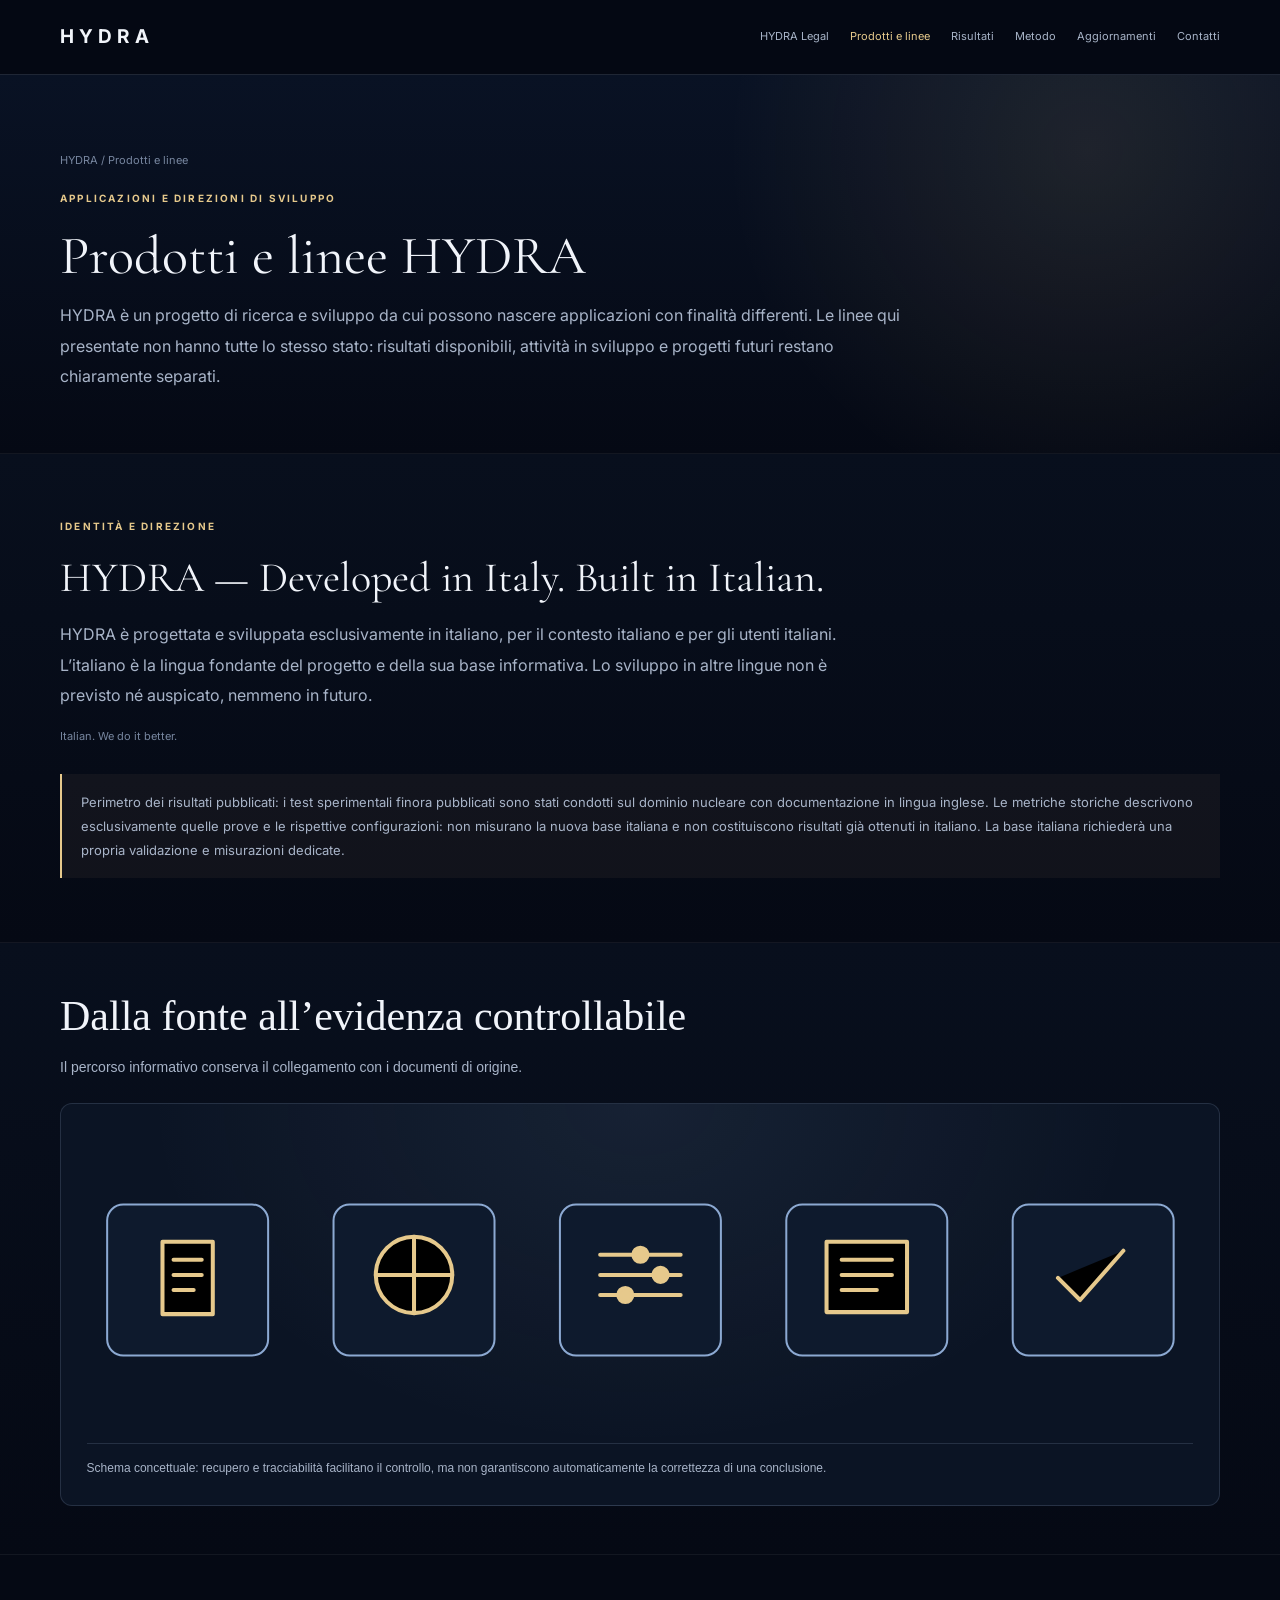
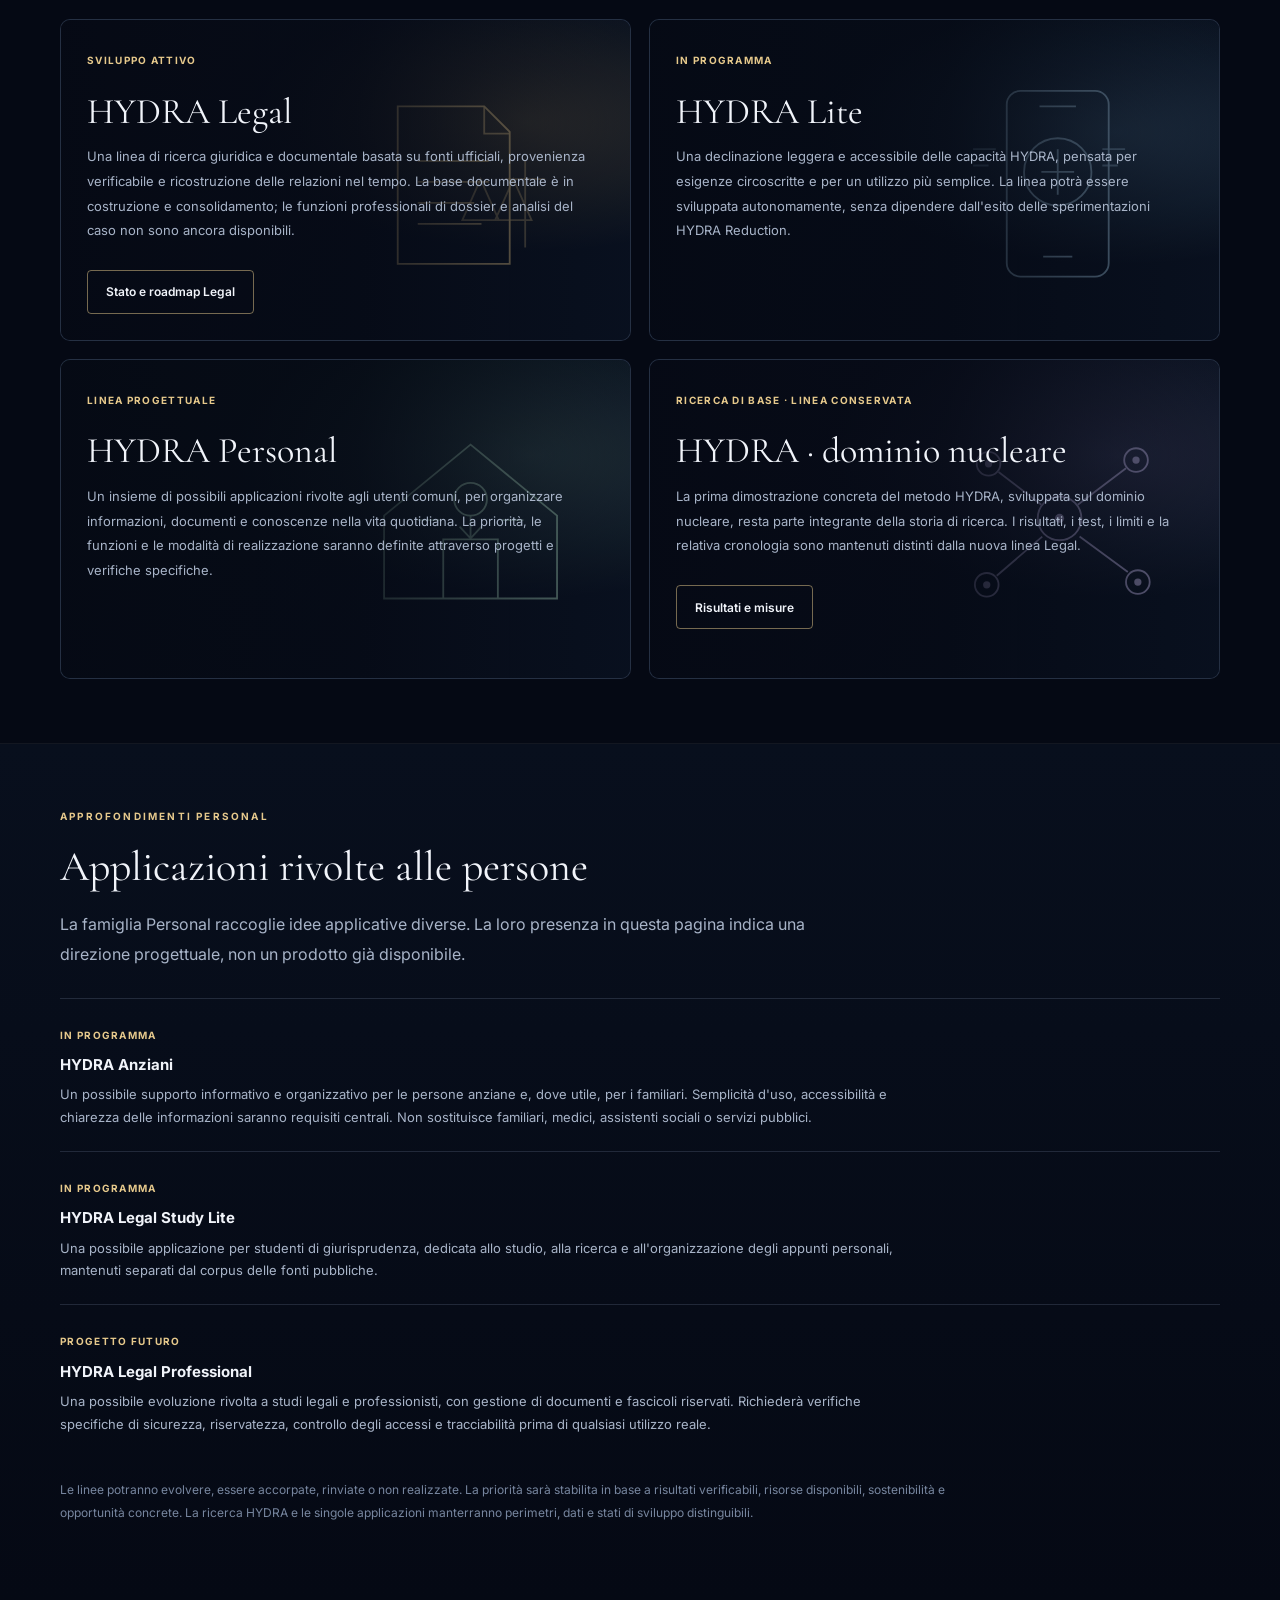
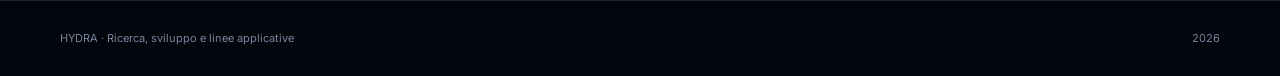
<file: prodotti.html>
<!doctype html>
<html lang="it"><head><meta charset="utf-8"><meta name="viewport" content="width=device-width,initial-scale=1">
<meta name="description" content="Le linee applicative e i progetti HYDRA: Legal, Lite, Personal e HYDRA Anziani, con stato e obiettivi dichiarati.">
<meta name="theme-color" content="#050914"><title>HYDRA | Prodotti e linee</title>
<link rel="preconnect" href="https://fonts.googleapis.com"><link rel="preconnect" href="https://fonts.gstatic.com" crossorigin>
<link href="https://fonts.googleapis.com/css2?family=Cormorant+Garamond:wght@300;400;500;600&family=Inter:wght@300;400;500;600;700&display=swap" rel="stylesheet"><link rel="stylesheet" href="assets/css/site.css">
<style>
.line-intro{max-width:850px}.line-grid{display:grid;grid-template-columns:repeat(2,minmax(0,1fr));gap:18px}.line-card{position:relative;isolation:isolate;overflow:hidden;min-height:320px;padding:26px;border:1px solid var(--line);border-radius:10px;background:#0b1424}.line-card:before{content:"";position:absolute;inset:0;z-index:-2;opacity:.95}.line-card:after{content:"";position:absolute;inset:0;z-index:-1;background:linear-gradient(90deg,rgba(5,9,20,.96) 0%,rgba(5,9,20,.82) 52%,rgba(5,9,20,.3) 100%)}.line-card.legal:before{background:radial-gradient(ellipse at 82% 32%,rgba(198,163,105,.27),transparent 42%),linear-gradient(135deg,#171b27,#0b1424 65%)}.line-card.lite:before{background:radial-gradient(ellipse at 82% 35%,rgba(112,160,197,.30),transparent 45%),linear-gradient(135deg,#101d2a,#0b1424 68%)}.line-card.personal:before{background:radial-gradient(ellipse at 83% 30%,rgba(119,163,150,.30),transparent 45%),linear-gradient(135deg,#10221f,#0b1424 68%)}.line-card.research:before{background:radial-gradient(ellipse at 82% 30%,rgba(145,133,190,.25),transparent 45%),linear-gradient(135deg,#191a2d,#0b1424 68%)}.line-art{position:absolute;right:4%;top:12%;width:48%;height:78%;z-index:-1;opacity:.72}.line-card h2{font:400 36px/1.1 var(--serif);margin:14px 0 12px}.line-card p{max-width:500px;color:var(--muted);font-size:13px;line-height:1.9}.line-card .tag{margin-top:16px}.line-card .button{margin-top:14px}.subline{border-top:1px solid var(--line);padding:22px 0}.subline:first-of-type{border-top:0}.subline h3{margin:0 0 5px;font-size:15px}.subline p{margin:0;color:var(--muted);font-size:13px;max-width:850px}.state{display:inline-block;margin-bottom:8px;color:var(--gold);font-size:10px;letter-spacing:.13em;text-transform:uppercase;font-weight:700}.line-footnote{max-width:900px;color:var(--soft);font-size:12px;line-height:1.85;margin-top:22px}
@media(max-width:700px){.line-grid{grid-template-columns:1fr}.line-card{min-height:290px}.line-card h2{font-size:32px}.line-art{right:-2%;width:55%;opacity:.48}}
</style></head>
<body><header class="site-header"><div class="wrap nav"><a class="brand" href="index.html">HYDRA</a><div class="nav-right"><button class="menu-button" aria-label="Menu">☰</button><nav class="navlinks"><a href="legal.html">HYDRA Legal</a><a href="prodotti.html" aria-current="page">Prodotti e linee</a><a href="risultati.html">Risultati</a><a href="metodo.html">Metodo</a><a href="aggiornamenti.html">Aggiornamenti</a><a href="contatti.html">Contatti</a></nav></div></div></header>
<main>
<section class="page-hero"><div class="wrap"><div class="breadcrumbs"><a href="index.html">HYDRA</a> / Prodotti e linee</div><div class="kicker">Applicazioni e direzioni di sviluppo</div><h1 class="page-title">Prodotti e linee HYDRA</h1><p class="lead line-intro">HYDRA è un progetto di ricerca e sviluppo da cui possono nascere applicazioni con finalità differenti. Le linee qui presentate non hanno tutte lo stesso stato: risultati disponibili, attività in sviluppo e progetti futuri restano chiaramente separati.</p></div></section>
<section class="section"><div class="wrap"><div class="line-grid">
<article class="line-card legal"><svg class="line-art" viewBox="0 0 300 260" fill="none" aria-hidden="true"><path d="M70 45h95l28 28v145H70z" stroke="#e6c98c" stroke-width="2"/><path d="M165 45v30h28M92 105h78M92 128h78M92 151h62M92 174h70" stroke="#e6c98c" stroke-width="2" opacity=".8"/><path d="M210 105v95m-22-75h44m-35 0-20 45h40l-20-45zm-36 0-20 45h40l-20-45z" stroke="#e6c98c" stroke-width="2" opacity=".55"/></svg><span class="state">Sviluppo attivo</span><h2>HYDRA Legal</h2><p>Una linea di ricerca giuridica e documentale basata su fonti ufficiali, provenienza verificabile e ricostruzione delle relazioni nel tempo. La base documentale è in costruzione e consolidamento; le funzioni professionali di dossier e analisi del caso non sono ancora disponibili.</p><a class="button" href="legal.html">Stato e roadmap Legal</a></article>
<article class="line-card lite"><svg class="line-art" viewBox="0 0 300 260" fill="none" aria-hidden="true"><rect x="92" y="28" width="112" height="204" rx="15" stroke="#9bc1dc" stroke-width="2"/><path d="M128 45h40M132 210h32" stroke="#9bc1dc" stroke-width="2"/><circle cx="148" cy="117" r="37" stroke="#9bc1dc" stroke-width="2"/><path d="M148 92v50m-18-25h36" stroke="#9bc1dc" stroke-width="2"/><path d="M55 92h25m-25 18h17m125-18h25m-25 18h17" stroke="#9bc1dc" stroke-width="2" opacity=".65"/></svg><span class="state">In programma</span><h2>HYDRA Lite</h2><p>Una declinazione leggera e accessibile delle capacità HYDRA, pensata per esigenze circoscritte e per un utilizzo più semplice. La linea potrà essere sviluppata autonomamente, senza dipendere dall'esito delle sperimentazioni HYDRA Reduction.</p></article>
<article class="line-card personal"><svg class="line-art" viewBox="0 0 300 260" fill="none" aria-hidden="true"><path d="M55 123 150 45l95 78v91H55z" stroke="#9bc6b1" stroke-width="2"/><path d="M120 214v-65h60v65M92 128h24m68 0h24" stroke="#9bc6b1" stroke-width="2"/><circle cx="150" cy="105" r="18" stroke="#9bc6b1" stroke-width="2"/><path d="M150 123v25m-12-13 12 13 12-13" stroke="#9bc6b1" stroke-width="2" opacity=".8"/></svg><span class="state">Linea progettuale</span><h2>HYDRA Personal</h2><p>Un insieme di possibili applicazioni rivolte agli utenti comuni, per organizzare informazioni, documenti e conoscenze nella vita quotidiana. La priorità, le funzioni e le modalità di realizzazione saranno definite attraverso progetti e verifiche specifiche.</p></article>
<article class="line-card research"><svg class="line-art" viewBox="0 0 300 260" fill="none" aria-hidden="true"><g stroke="#b6addd" stroke-width="2"><circle cx="150" cy="126" r="24"/><circle cx="72" cy="66" r="13"/><circle cx="234" cy="62" r="13"/><circle cx="70" cy="199" r="13"/><circle cx="236" cy="196" r="13"/><path d="m130 111-47-36m87 36 53-40m-92 75-50 43m91-43 53 39"/></g><g fill="#b6addd"><circle cx="150" cy="126" r="5"/><circle cx="72" cy="66" r="4"/><circle cx="234" cy="62" r="4"/><circle cx="70" cy="199" r="4"/><circle cx="236" cy="196" r="4"/></g></svg><span class="state">Ricerca di base · linea conservata</span><h2>HYDRA · dominio nucleare</h2><p>La prima dimostrazione concreta del metodo HYDRA, sviluppata sul dominio nucleare, resta parte integrante della storia di ricerca. I risultati, i test, i limiti e la relativa cronologia sono mantenuti distinti dalla nuova linea Legal.</p><a class="button" href="risultati.html">Risultati e misure</a></article>
</div></div></section>
<section class="section alt"><div class="wrap"><div class="section-head"><div class="kicker">Approfondimenti Personal</div><h2>Applicazioni rivolte alle persone</h2><p class="lead">La famiglia Personal raccoglie idee applicative diverse. La loro presenza in questa pagina indica una direzione progettuale, non un prodotto già disponibile.</p></div>
<div class="subline"><span class="state">In programma</span><h3>HYDRA Anziani</h3><p>Un possibile supporto informativo e organizzativo per le persone anziane e, dove utile, per i familiari. Semplicità d'uso, accessibilità e chiarezza delle informazioni saranno requisiti centrali. Non sostituisce familiari, medici, assistenti sociali o servizi pubblici.</p></div>
<div class="subline"><span class="state">In programma</span><h3>HYDRA Legal Study Lite</h3><p>Una possibile applicazione per studenti di giurisprudenza, dedicata allo studio, alla ricerca e all'organizzazione degli appunti personali, mantenuti separati dal corpus delle fonti pubbliche.</p></div>
<div class="subline"><span class="state">Progetto futuro</span><h3>HYDRA Legal Professional</h3><p>Una possibile evoluzione rivolta a studi legali e professionisti, con gestione di documenti e fascicoli riservati. Richiederà verifiche specifiche di sicurezza, riservatezza, controllo degli accessi e tracciabilità prima di qualsiasi utilizzo reale.</p></div>
<p class="line-footnote">Le linee potranno evolvere, essere accorpate, rinviate o non realizzate. La priorità sarà stabilita in base a risultati verificabili, risorse disponibili, sostenibilità e opportunità concrete. La ricerca HYDRA e le singole applicazioni manterranno perimetri, dati e stati di sviluppo distinguibili.</p></div></section>
</main><footer class="footer"><div class="wrap footer-inner"><span>HYDRA · Ricerca, sviluppo e linee applicative</span><span>2026</span></div></footer><script src="assets/js/site.js"></script><script src="assets/js/visuals.js"></script></body></html>
</file>
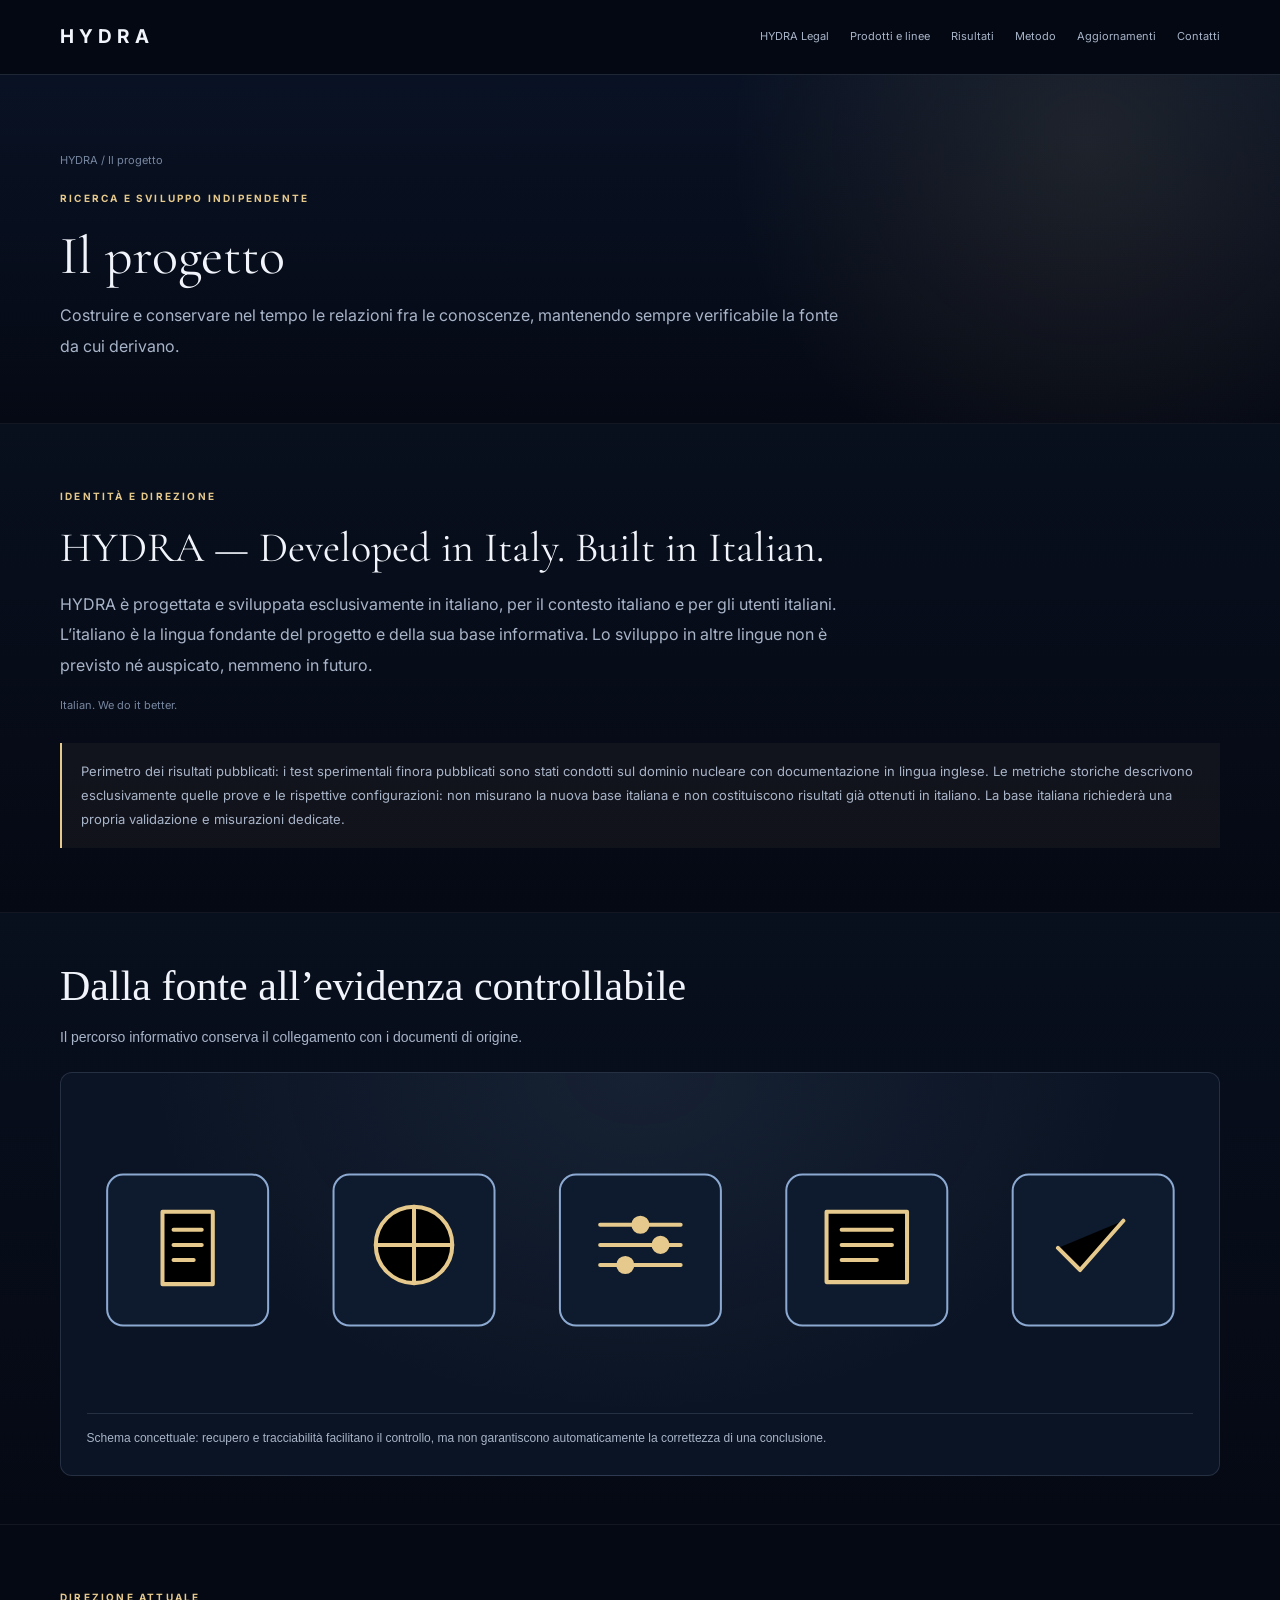
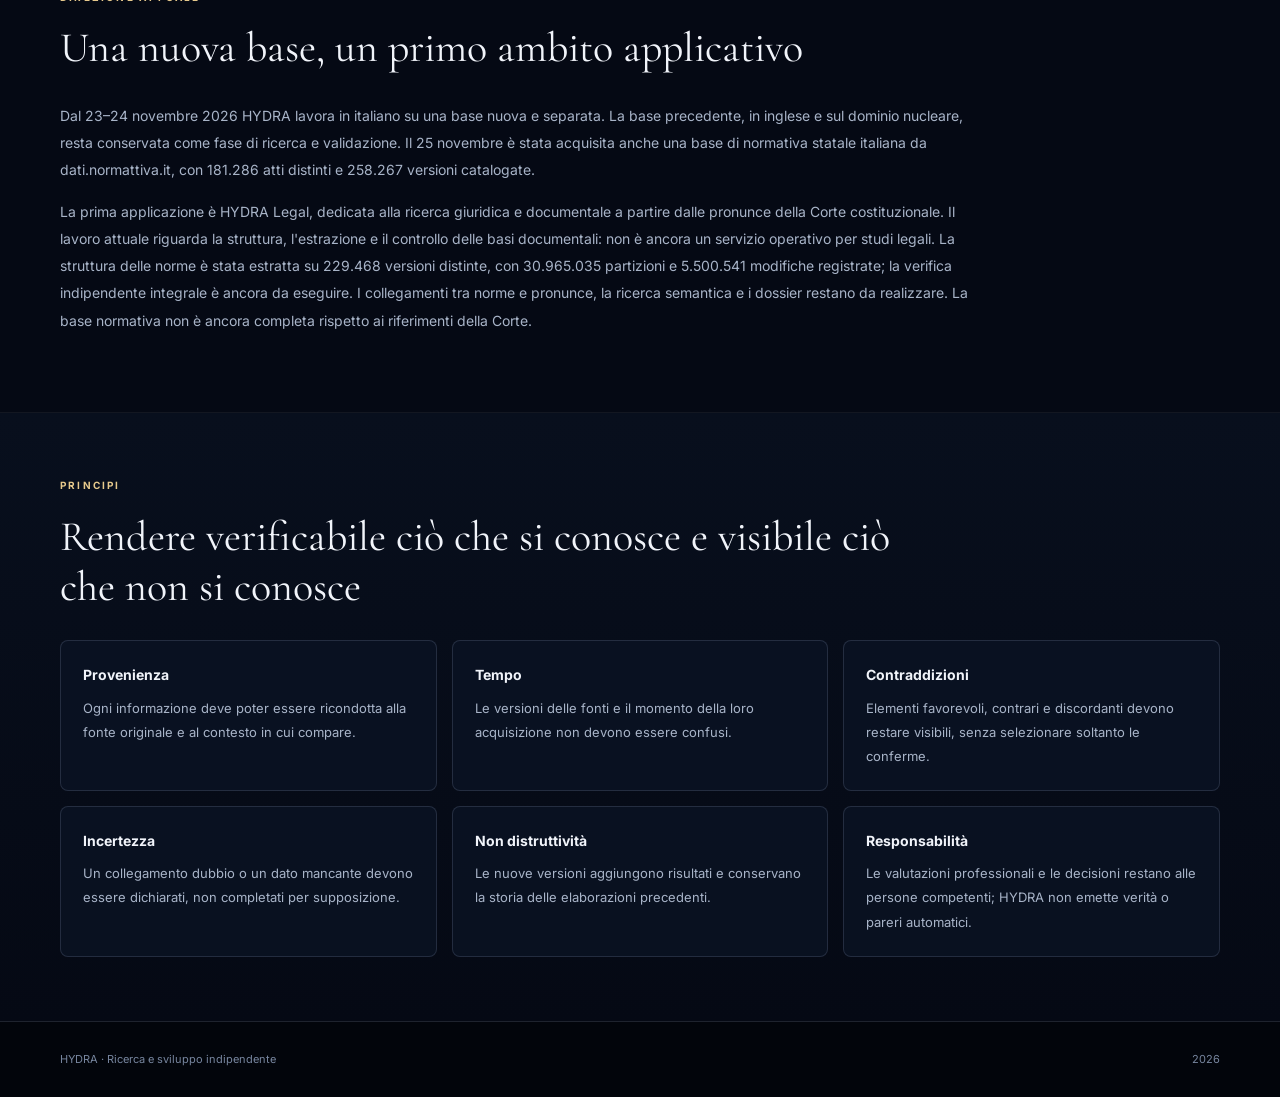
<file: progetto.html>
<!doctype html>
<html lang="it"><head><meta charset="utf-8"><meta name="viewport" content="width=device-width,initial-scale=1"><meta name="description" content="HYDRA: progetto indipendente per organizzare conoscenze e relazioni mantenendo verificabile la provenienza."><meta name="theme-color" content="#050914"><title>HYDRA | Il progetto</title><link rel="preconnect" href="https://fonts.googleapis.com"><link rel="preconnect" href="https://fonts.gstatic.com" crossorigin><link href="https://fonts.googleapis.com/css2?family=Cormorant+Garamond:wght@300;400;500;600&family=Inter:wght@300;400;500;600;700&display=swap" rel="stylesheet"><link rel="stylesheet" href="assets/css/site.css"></head>
<body><header class="site-header"><div class="wrap nav"><a class="brand" href="index.html">HYDRA</a><div class="nav-right"><button class="menu-button" aria-label="Menu">☰</button><nav class="navlinks"><a href="legal.html">HYDRA Legal</a><a href="prodotti.html">Prodotti e linee</a><a href="risultati.html">Risultati</a><a href="metodo.html">Metodo</a><a href="aggiornamenti.html">Aggiornamenti</a><a href="contatti.html">Contatti</a></nav></div></div></header>
<main><section class="page-hero"><div class="wrap"><div class="breadcrumbs"><a href="index.html">HYDRA</a> / Il progetto</div><div class="kicker">Ricerca e sviluppo indipendente</div><h1 class="page-title">Il progetto</h1><p class="lead">Costruire e conservare nel tempo le relazioni fra le conoscenze, mantenendo sempre verificabile la fonte da cui derivano.</p></div></section>
<section class="section"><div class="wrap"><div class="section-head"><div class="kicker">Direzione attuale</div><h2>Una nuova base, un primo ambito applicativo</h2></div><div class="copy"><p>Dal 23–24 novembre 2026 HYDRA lavora in italiano su una base nuova e separata. La base precedente, in inglese e sul dominio nucleare, resta conservata come fase di ricerca e validazione. Il 25 novembre è stata acquisita anche una base di normativa statale italiana da dati.normattiva.it, con 181.286 atti distinti e 258.267 versioni catalogate.</p><p>La prima applicazione è HYDRA Legal, dedicata alla ricerca giuridica e documentale a partire dalle pronunce della Corte costituzionale. Il lavoro attuale riguarda la struttura, l'estrazione e il controllo delle basi documentali: non è ancora un servizio operativo per studi legali. La struttura delle norme è stata estratta su 229.468 versioni distinte, con 30.965.035 partizioni e 5.500.541 modifiche registrate; la verifica indipendente integrale è ancora da eseguire. I collegamenti tra norme e pronunce, la ricerca semantica e i dossier restano da realizzare. La base normativa non è ancora completa rispetto ai riferimenti della Corte.</p></div></div></section>
<section class="section alt"><div class="wrap"><div class="section-head"><div class="kicker">Principi</div><h2>Rendere verificabile ciò che si conosce e visibile ciò che non si conosce</h2></div><div class="grid"><article class="card"><h3>Provenienza</h3><p>Ogni informazione deve poter essere ricondotta alla fonte originale e al contesto in cui compare.</p></article><article class="card"><h3>Tempo</h3><p>Le versioni delle fonti e il momento della loro acquisizione non devono essere confusi.</p></article><article class="card"><h3>Contraddizioni</h3><p>Elementi favorevoli, contrari e discordanti devono restare visibili, senza selezionare soltanto le conferme.</p></article><article class="card"><h3>Incertezza</h3><p>Un collegamento dubbio o un dato mancante devono essere dichiarati, non completati per supposizione.</p></article><article class="card"><h3>Non distruttività</h3><p>Le nuove versioni aggiungono risultati e conservano la storia delle elaborazioni precedenti.</p></article><article class="card"><h3>Responsabilità</h3><p>Le valutazioni professionali e le decisioni restano alle persone competenti; HYDRA non emette verità o pareri automatici.</p></article></div></div></section></main>
<footer class="footer"><div class="wrap footer-inner"><span>HYDRA · Ricerca e sviluppo indipendente</span><span>2026</span></div></footer><script src="assets/js/site.js"></script><script src="assets/js/visuals.js"></script></body></html>
</file>
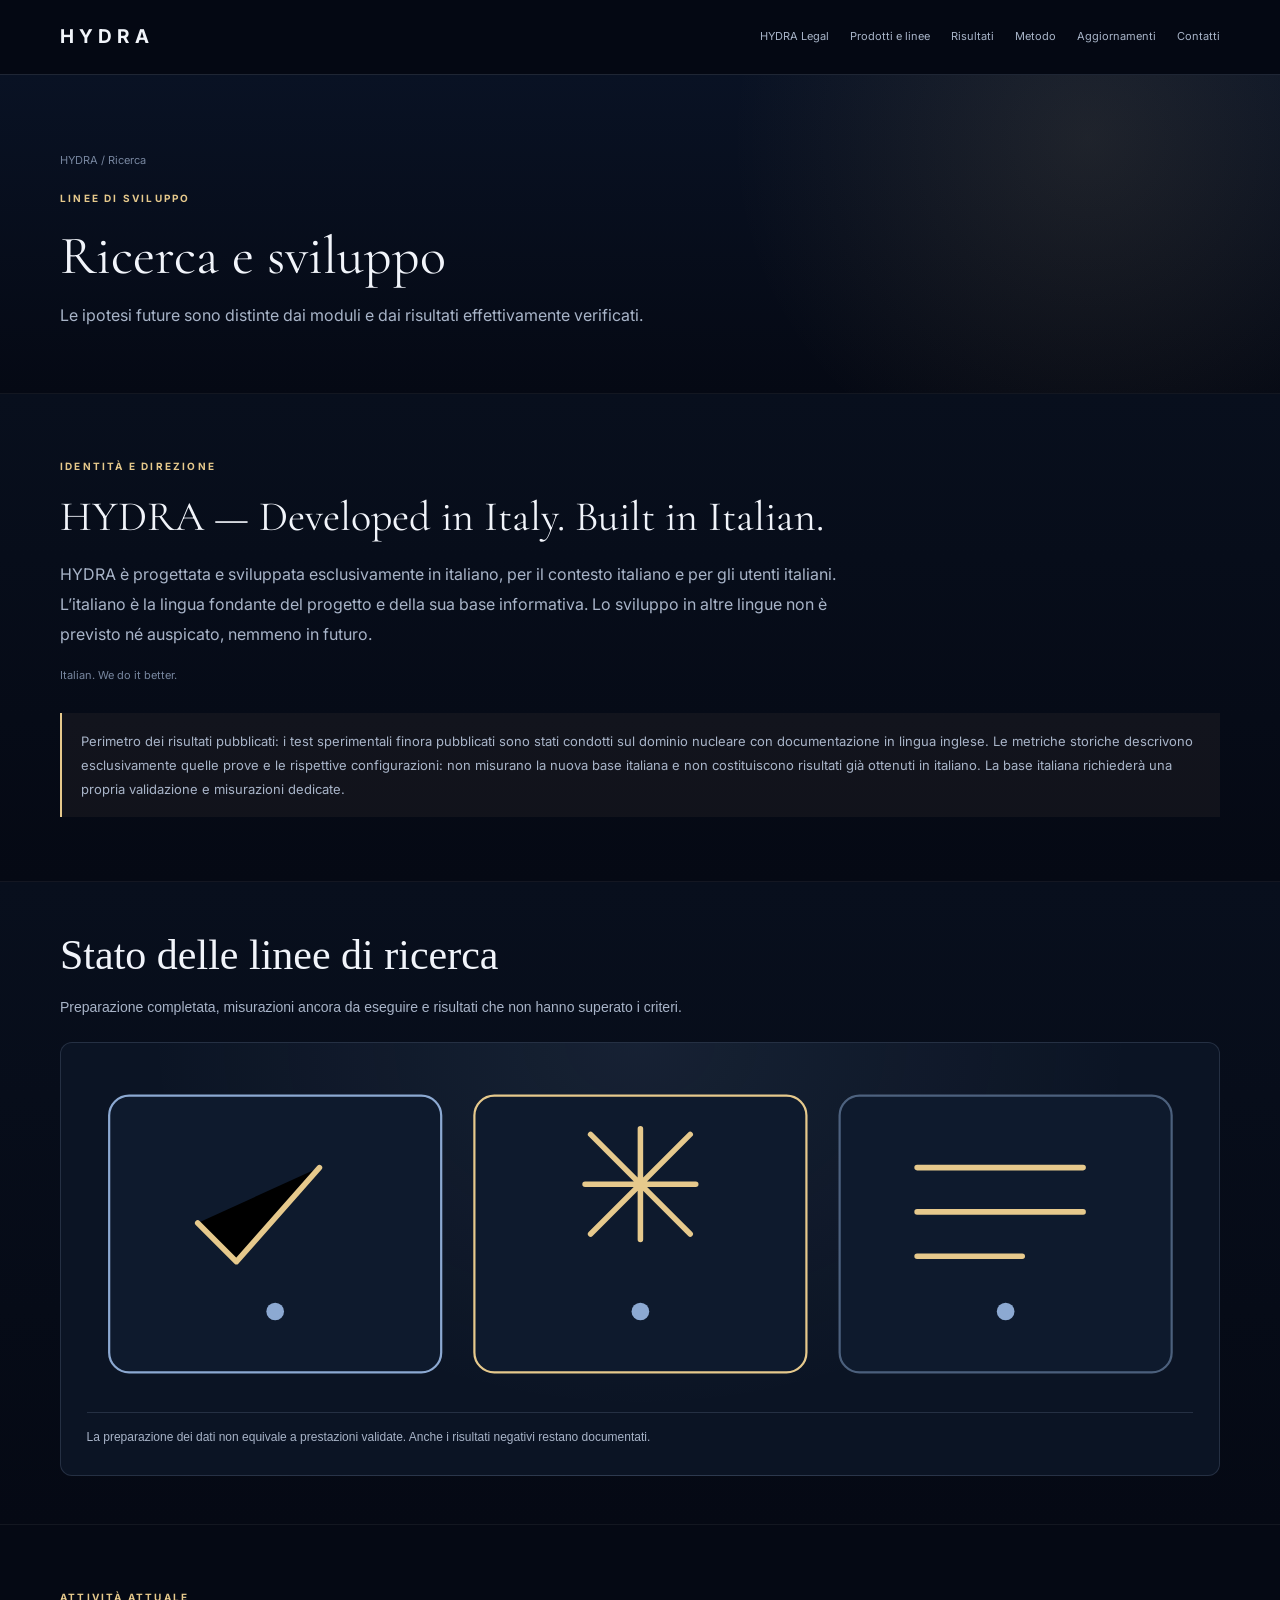
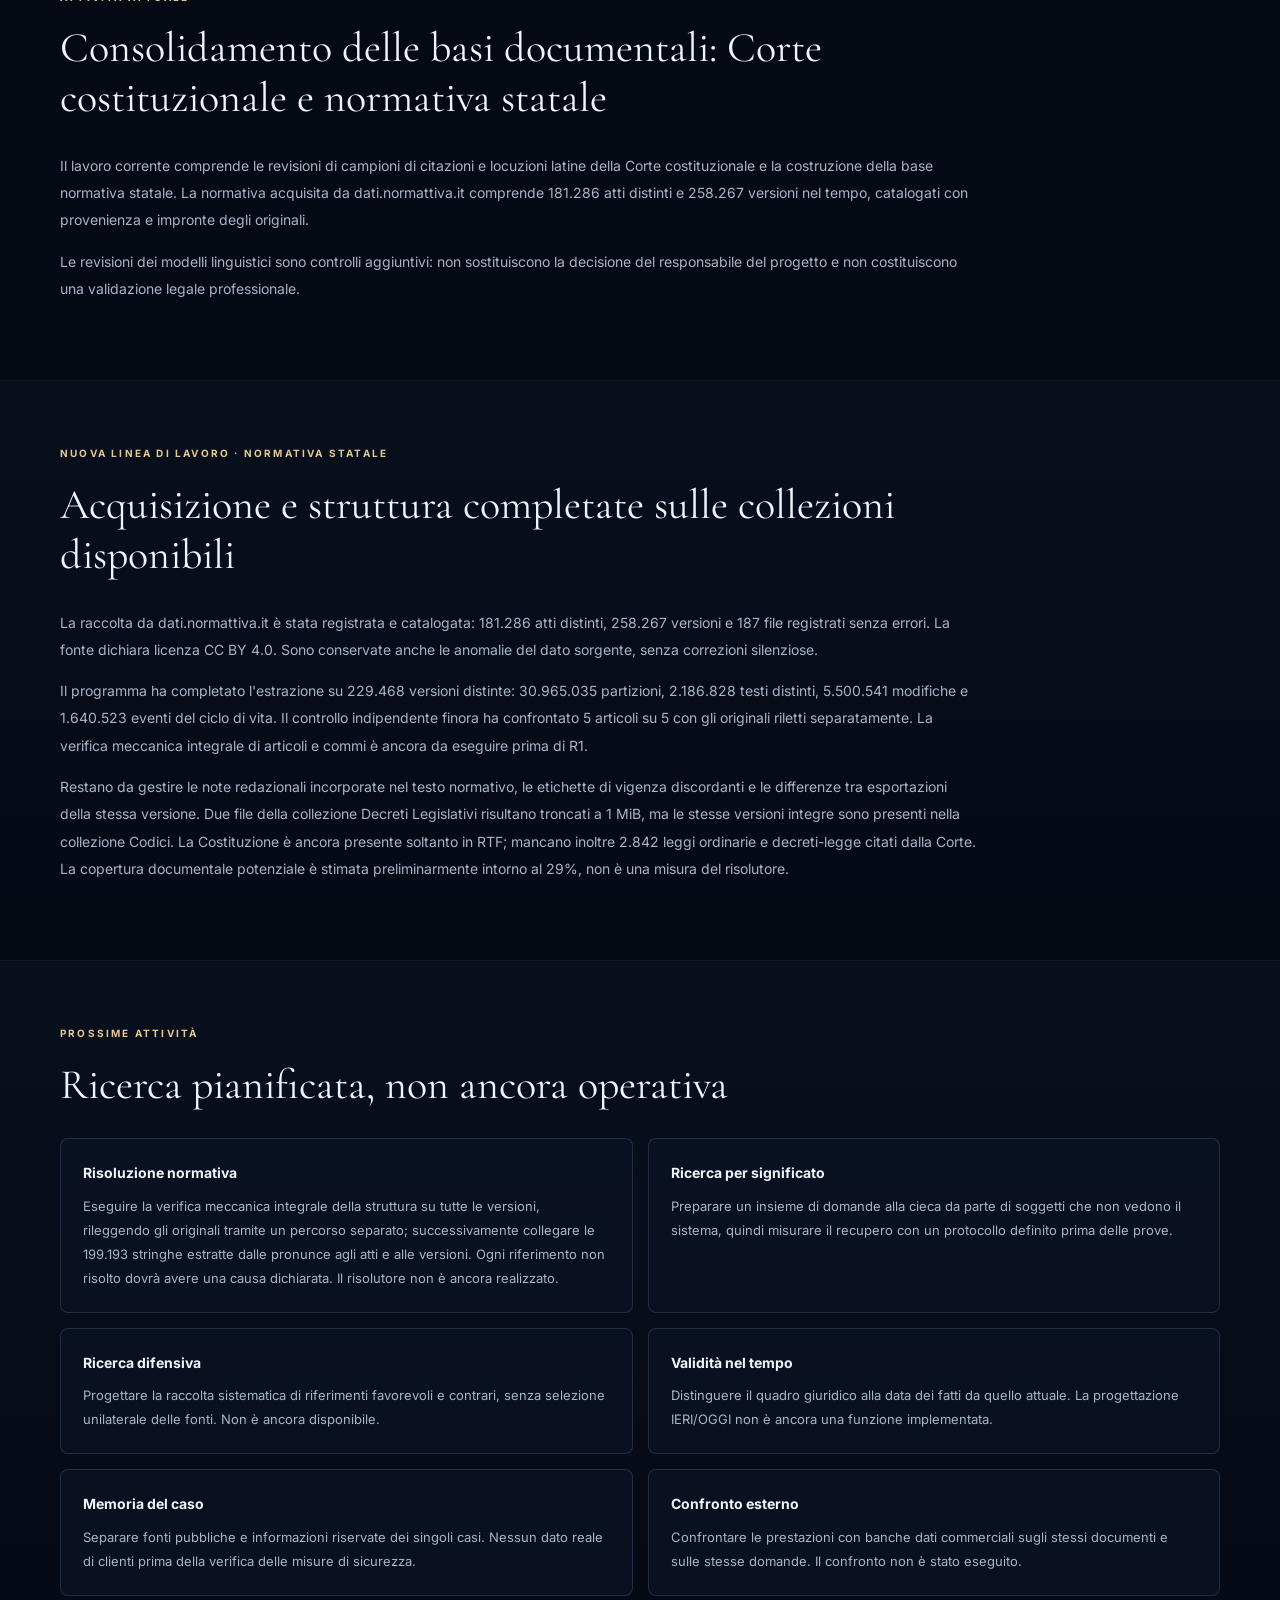
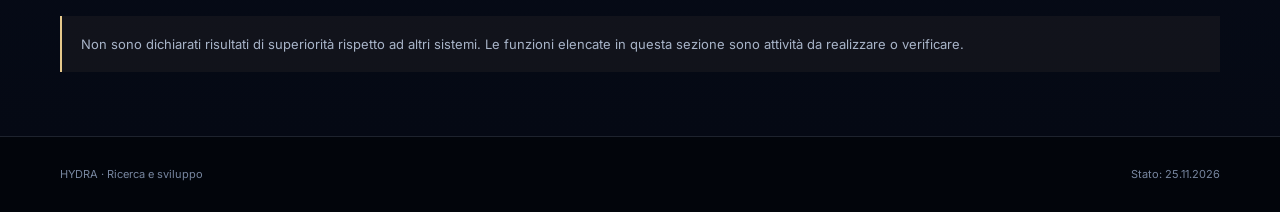
<file: ricerca.html>
<!doctype html>
<html lang="it"><head><meta charset="utf-8"><meta name="viewport" content="width=device-width,initial-scale=1"><meta name="description" content="Linee di ricerca e sviluppo HYDRA: stato attuale e attività non ancora realizzate."><meta name="theme-color" content="#050914"><title>HYDRA | Ricerca e sviluppo</title><link rel="preconnect" href="https://fonts.googleapis.com"><link rel="preconnect" href="https://fonts.gstatic.com" crossorigin><link href="https://fonts.googleapis.com/css2?family=Cormorant+Garamond:wght@300;400;500;600&family=Inter:wght@300;400;500;600;700&display=swap" rel="stylesheet"><link rel="stylesheet" href="assets/css/site.css"></head>
<body><header class="site-header"><div class="wrap nav"><a class="brand" href="index.html">HYDRA</a><div class="nav-right"><button class="menu-button" aria-label="Menu">☰</button><nav class="navlinks"><a href="legal.html">HYDRA Legal</a><a href="prodotti.html">Prodotti e linee</a><a href="risultati.html">Risultati</a><a href="metodo.html">Metodo</a><a href="aggiornamenti.html">Aggiornamenti</a><a href="contatti.html">Contatti</a></nav></div></div></header>
<main><section class="page-hero"><div class="wrap"><div class="breadcrumbs"><a href="index.html">HYDRA</a> / Ricerca</div><div class="kicker">Linee di sviluppo</div><h1 class="page-title">Ricerca e sviluppo</h1><p class="lead">Le ipotesi future sono distinte dai moduli e dai risultati effettivamente verificati.</p></div></section>
<section class="section"><div class="wrap"><div class="section-head"><div class="kicker">Attività attuale</div><h2>Consolidamento delle basi documentali: Corte costituzionale e normativa statale</h2></div><div class="copy"><p>Il lavoro corrente comprende le revisioni di campioni di citazioni e locuzioni latine della Corte costituzionale e la costruzione della base normativa statale. La normativa acquisita da dati.normattiva.it comprende 181.286 atti distinti e 258.267 versioni nel tempo, catalogati con provenienza e impronte degli originali.</p><p>Le revisioni dei modelli linguistici sono controlli aggiuntivi: non sostituiscono la decisione del responsabile del progetto e non costituiscono una validazione legale professionale.</p></div></div></section>
<section class="section alt"><div class="wrap"><div class="section-head"><div class="kicker">Nuova linea di lavoro · normativa statale</div><h2>Acquisizione e struttura completate sulle collezioni disponibili</h2></div><div class="copy"><p>La raccolta da dati.normattiva.it è stata registrata e catalogata: 181.286 atti distinti, 258.267 versioni e 187 file registrati senza errori. La fonte dichiara licenza CC BY 4.0. Sono conservate anche le anomalie del dato sorgente, senza correzioni silenziose.</p><p>Il programma ha completato l'estrazione su 229.468 versioni distinte: 30.965.035 partizioni, 2.186.828 testi distinti, 5.500.541 modifiche e 1.640.523 eventi del ciclo di vita. Il controllo indipendente finora ha confrontato 5 articoli su 5 con gli originali riletti separatamente. La verifica meccanica integrale di articoli e commi è ancora da eseguire prima di R1.</p><p>Restano da gestire le note redazionali incorporate nel testo normativo, le etichette di vigenza discordanti e le differenze tra esportazioni della stessa versione. Due file della collezione Decreti Legislativi risultano troncati a 1 MiB, ma le stesse versioni integre sono presenti nella collezione Codici. La Costituzione è ancora presente soltanto in RTF; mancano inoltre 2.842 leggi ordinarie e decreti-legge citati dalla Corte. La copertura documentale potenziale è stimata preliminarmente intorno al 29%, non è una misura del risolutore.</p></div></div></section><section class="section alt"><div class="wrap"><div class="section-head"><div class="kicker">Prossime attività</div><h2>Ricerca pianificata, non ancora operativa</h2></div><div class="grid two"><article class="card"><h3>Risoluzione normativa</h3><p>Eseguire la verifica meccanica integrale della struttura su tutte le versioni, rileggendo gli originali tramite un percorso separato; successivamente collegare le 199.193 stringhe estratte dalle pronunce agli atti e alle versioni. Ogni riferimento non risolto dovrà avere una causa dichiarata. Il risolutore non è ancora realizzato.</p></article><article class="card"><h3>Ricerca per significato</h3><p>Preparare un insieme di domande alla cieca da parte di soggetti che non vedono il sistema, quindi misurare il recupero con un protocollo definito prima delle prove.</p></article><article class="card"><h3>Ricerca difensiva</h3><p>Progettare la raccolta sistematica di riferimenti favorevoli e contrari, senza selezione unilaterale delle fonti. Non è ancora disponibile.</p></article><article class="card"><h3>Validità nel tempo</h3><p>Distinguere il quadro giuridico alla data dei fatti da quello attuale. La progettazione IERI/OGGI non è ancora una funzione implementata.</p></article><article class="card"><h3>Memoria del caso</h3><p>Separare fonti pubbliche e informazioni riservate dei singoli casi. Nessun dato reale di clienti prima della verifica delle misure di sicurezza.</p></article><article class="card"><h3>Confronto esterno</h3><p>Confrontare le prestazioni con banche dati commerciali sugli stessi documenti e sulle stesse domande. Il confronto non è stato eseguito.</p></article></div><div class="note">Non sono dichiarati risultati di superiorità rispetto ad altri sistemi. Le funzioni elencate in questa sezione sono attività da realizzare o verificare.</div></div></section></main>
<footer class="footer"><div class="wrap footer-inner"><span>HYDRA · Ricerca e sviluppo</span><span>Stato: 25.11.2026</span></div></footer><script src="assets/js/site.js"></script><script src="assets/js/visuals.js"></script></body></html>
</file>
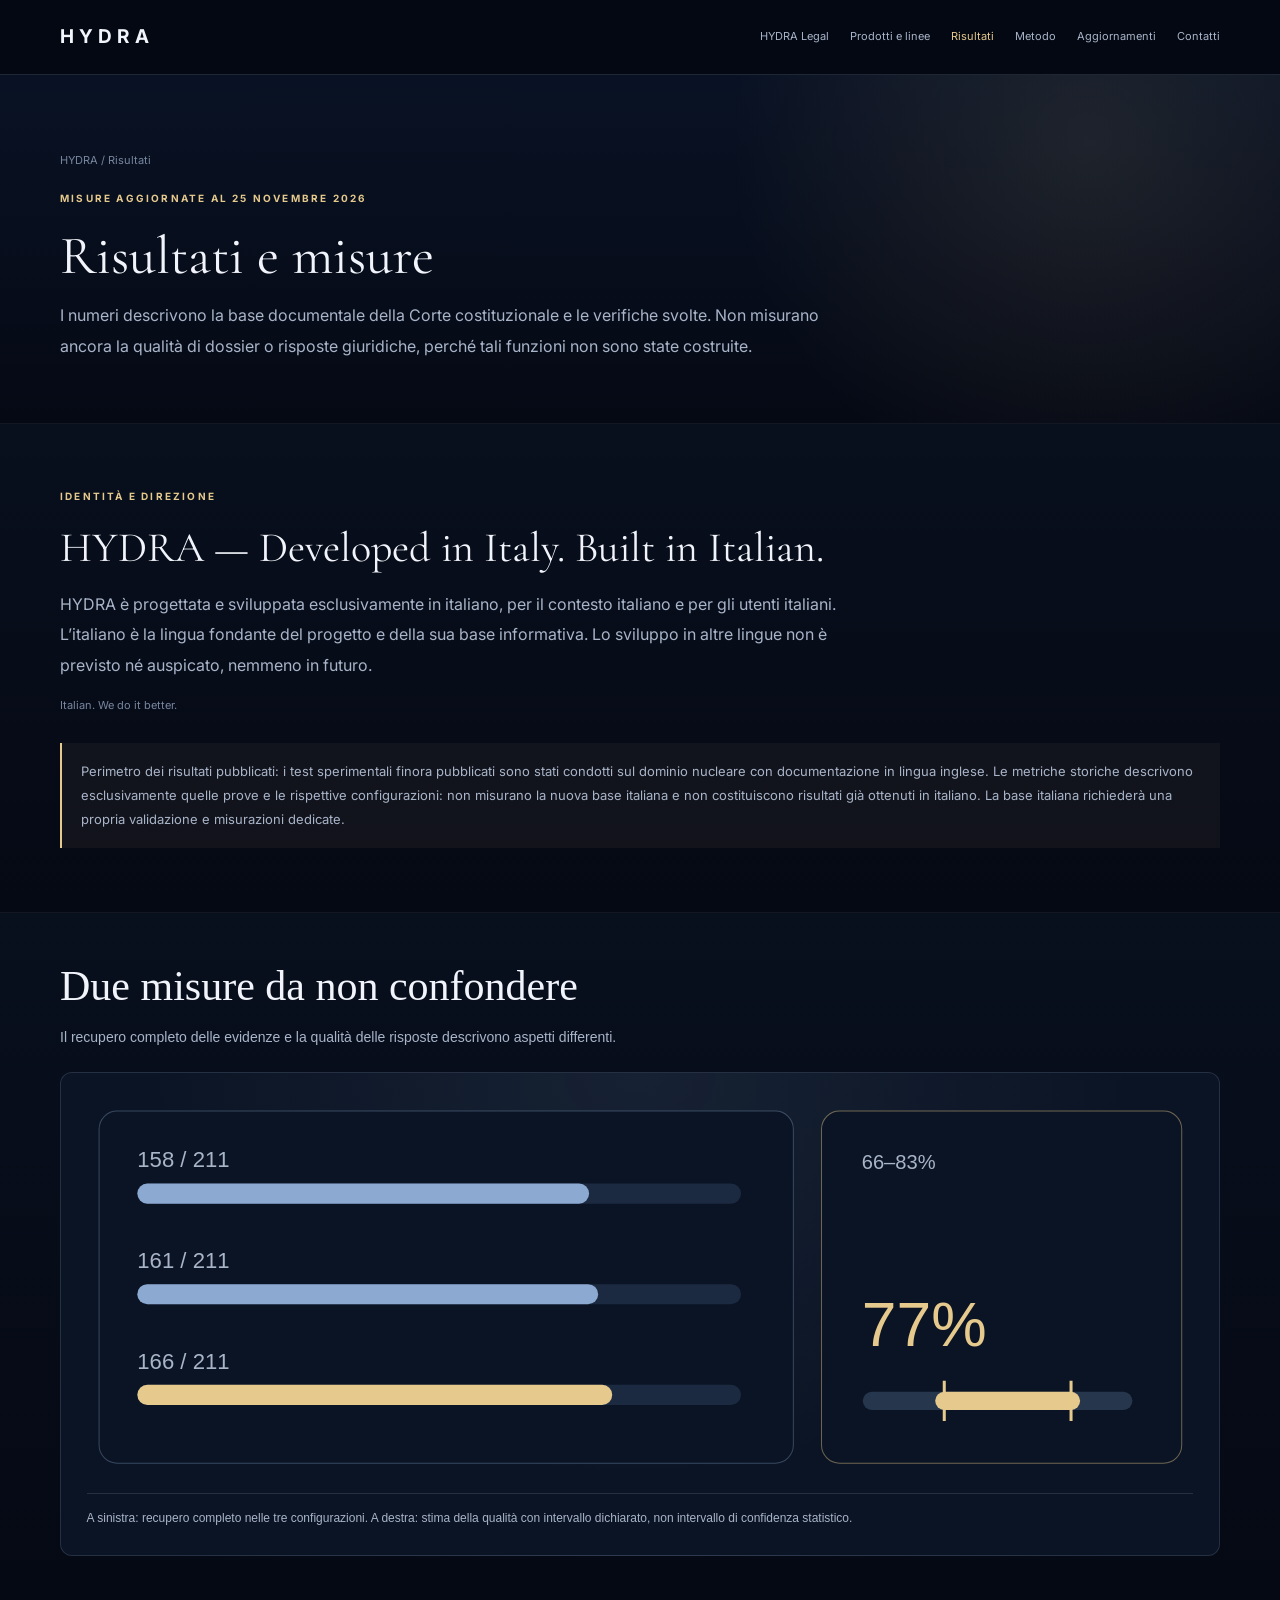
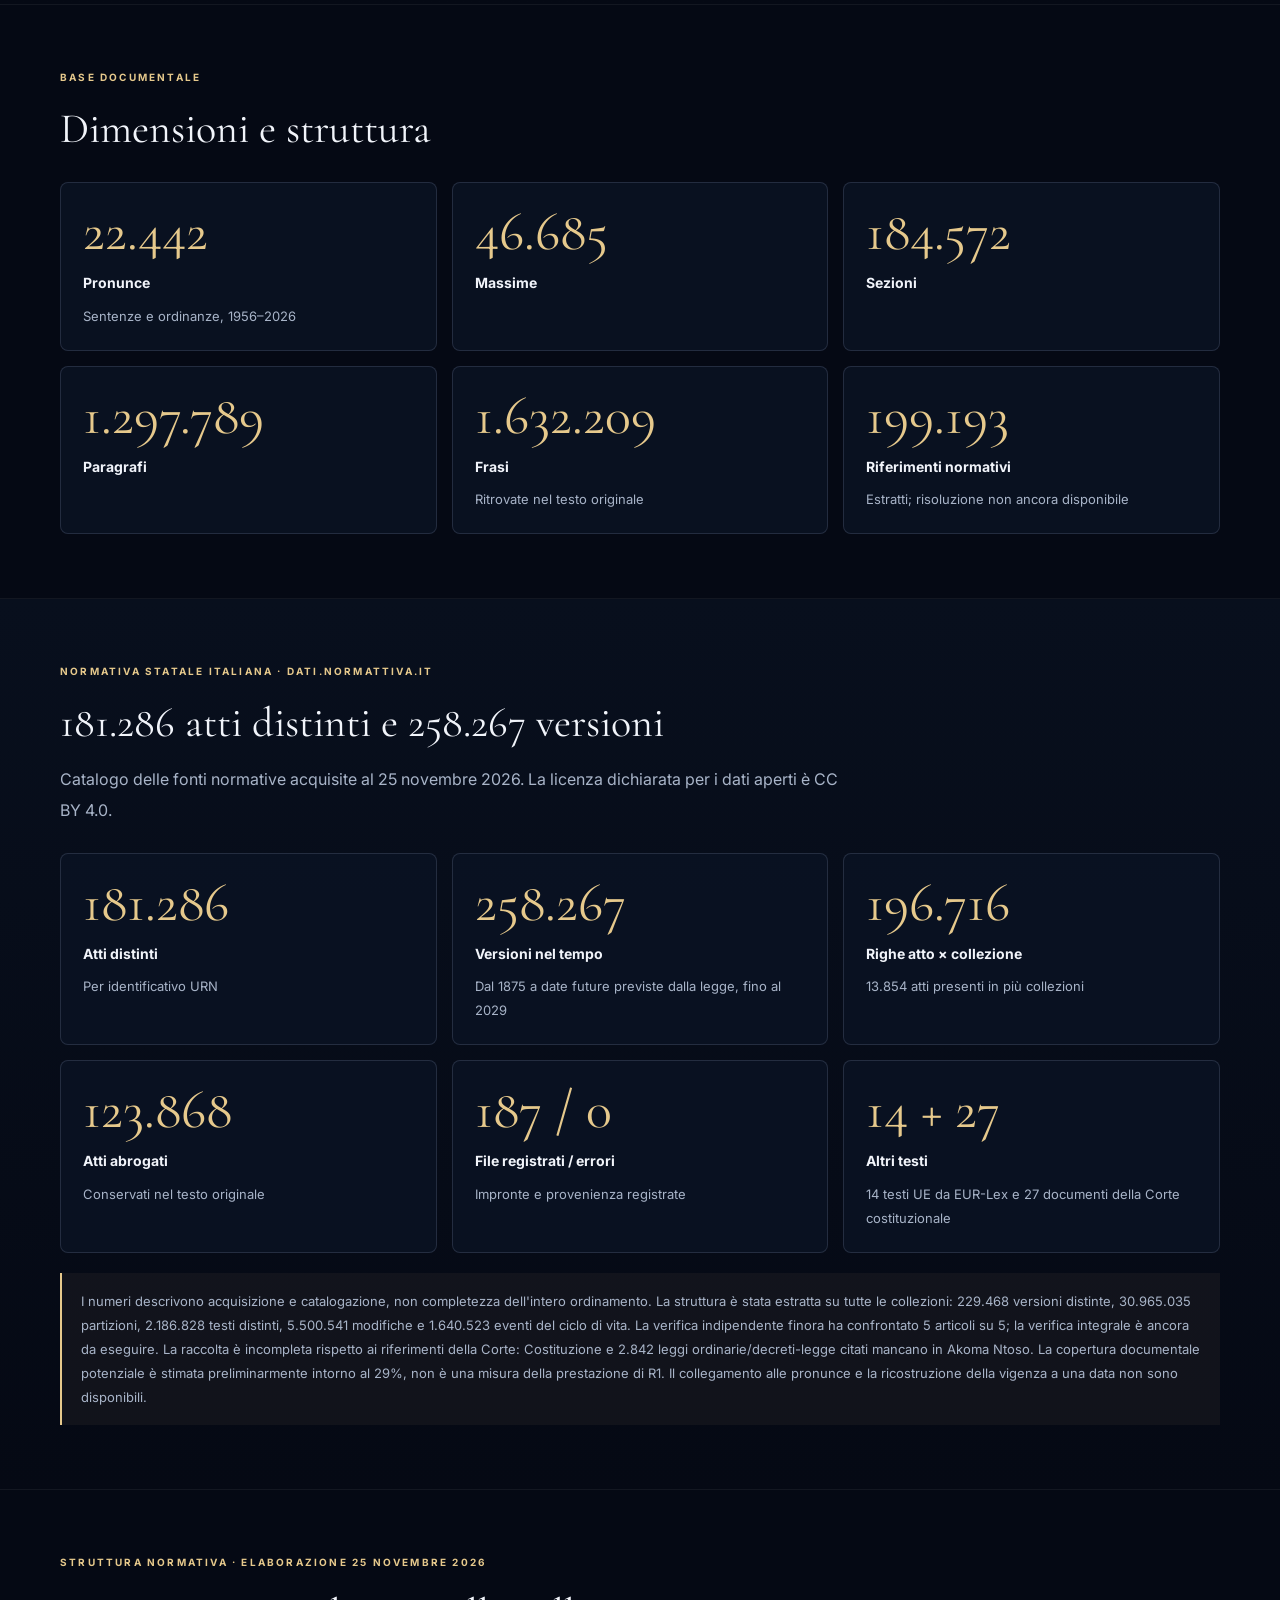
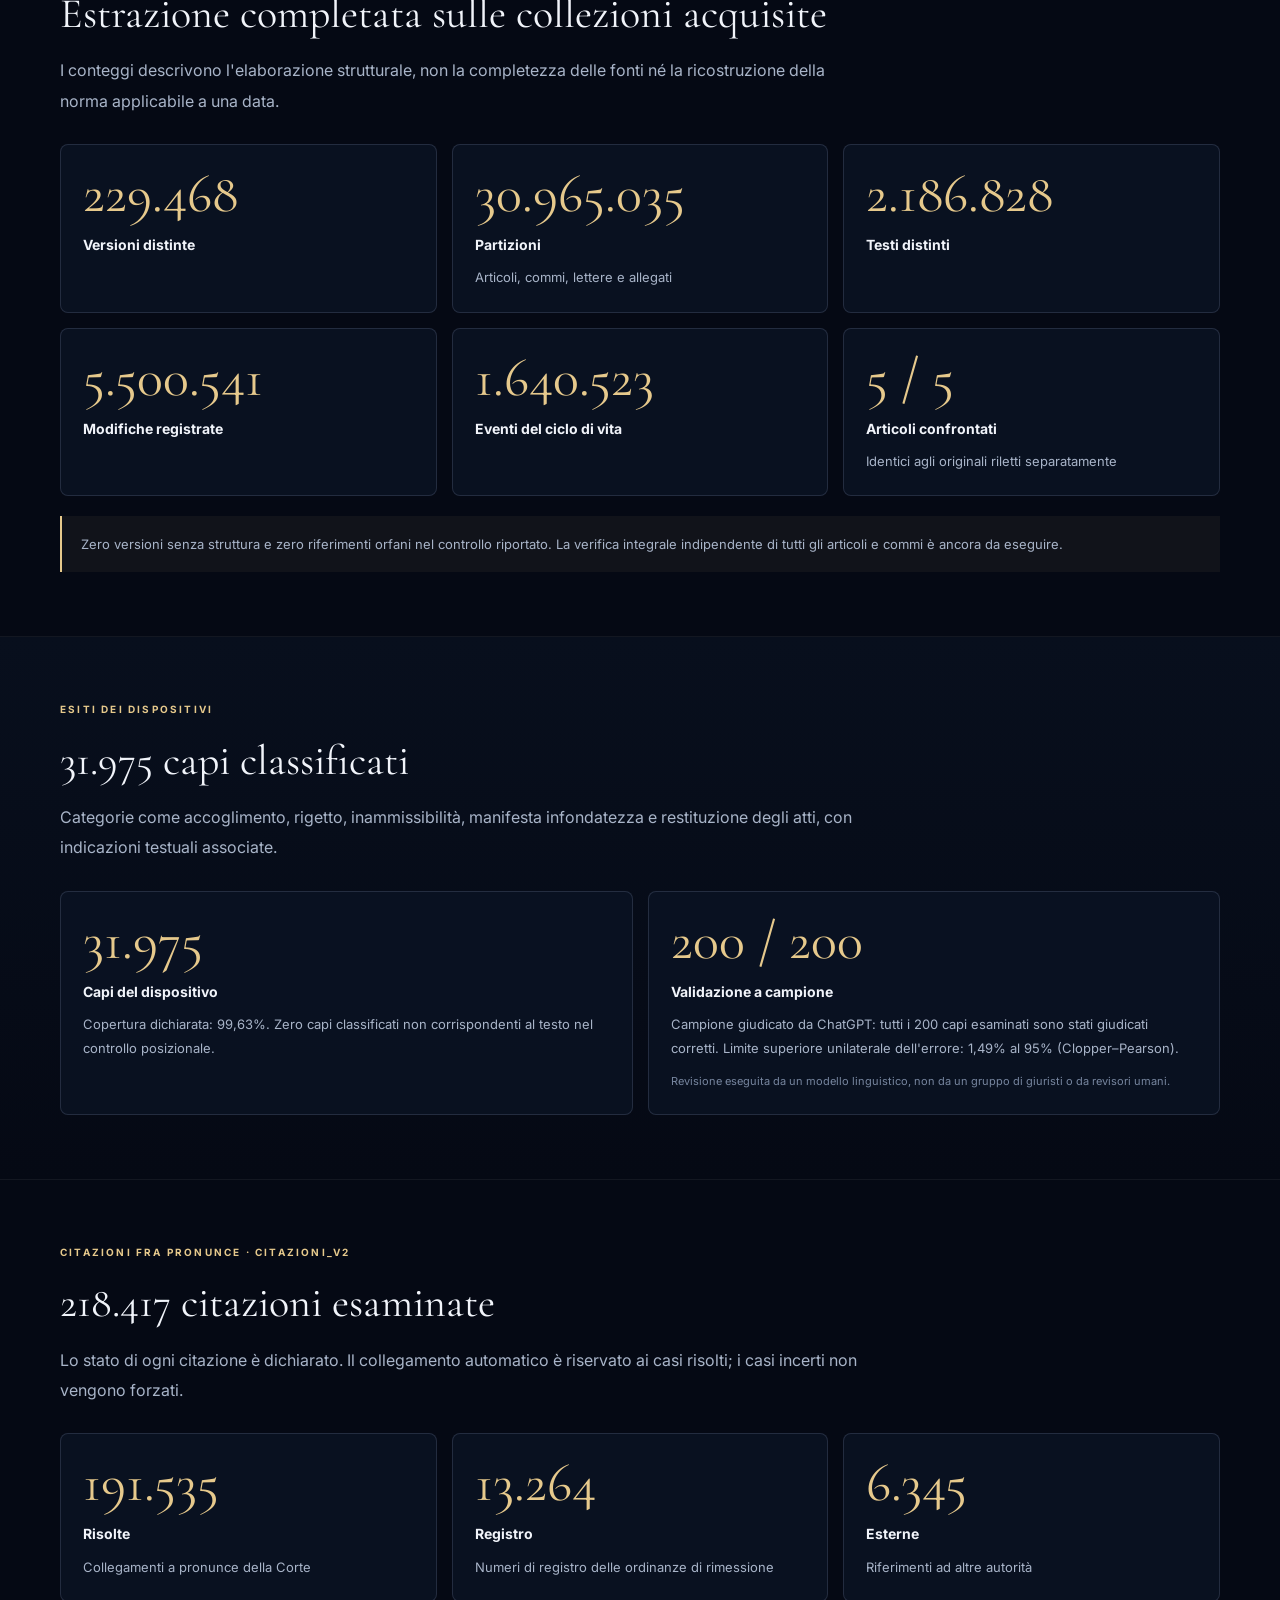
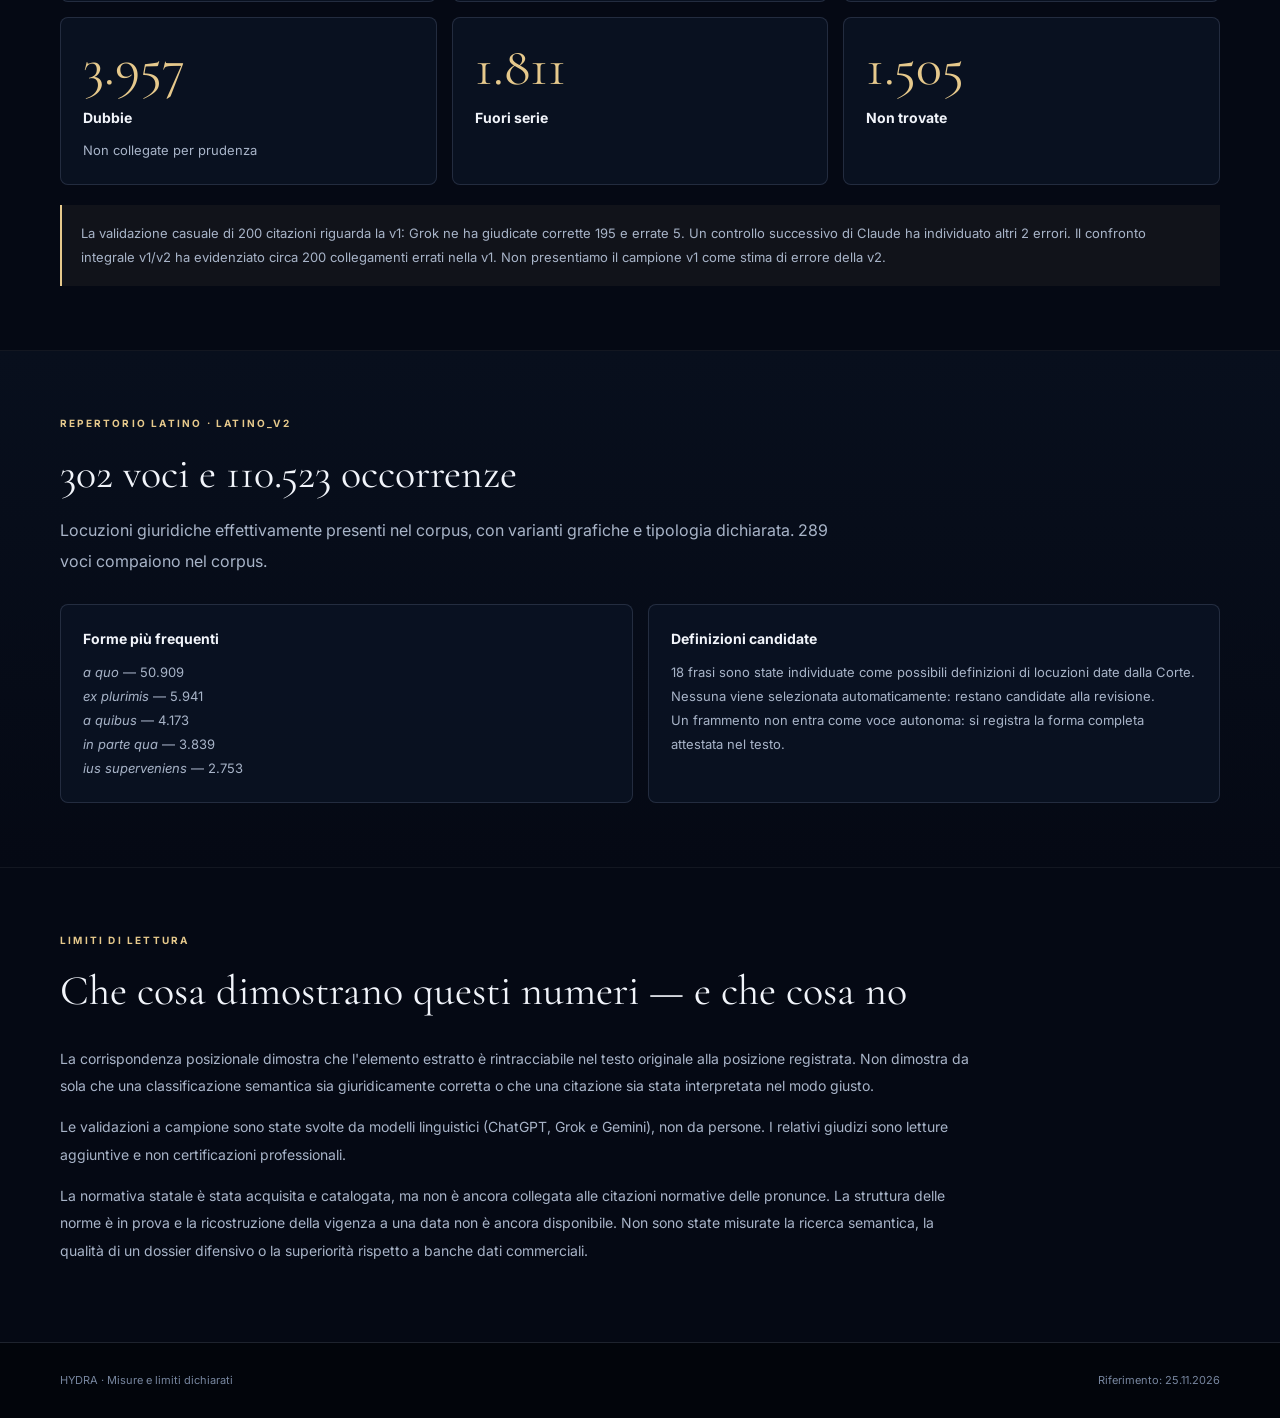
<file: risultati.html>
<!doctype html>
<html lang="it"><head><meta charset="utf-8"><meta name="viewport" content="width=device-width,initial-scale=1"><meta name="description" content="Misure verificabili della base HYDRA Legal sulla giurisprudenza della Corte costituzionale."><meta name="theme-color" content="#050914"><title>HYDRA | Risultati e misure</title><link rel="preconnect" href="https://fonts.googleapis.com"><link rel="preconnect" href="https://fonts.gstatic.com" crossorigin><link href="https://fonts.googleapis.com/css2?family=Cormorant+Garamond:wght@300;400;500;600&family=Inter:wght@300;400;500;600;700&display=swap" rel="stylesheet"><link rel="stylesheet" href="assets/css/site.css"></head>
<body><header class="site-header"><div class="wrap nav"><a class="brand" href="index.html">HYDRA</a><div class="nav-right"><button class="menu-button" aria-label="Menu">☰</button><nav class="navlinks"><a href="legal.html">HYDRA Legal</a><a href="prodotti.html">Prodotti e linee</a><a href="risultati.html" aria-current="page">Risultati</a><a href="metodo.html">Metodo</a><a href="aggiornamenti.html">Aggiornamenti</a><a href="contatti.html">Contatti</a></nav></div></div></header>
<main><section class="page-hero"><div class="wrap"><div class="breadcrumbs"><a href="index.html">HYDRA</a> / Risultati</div><div class="kicker">Misure aggiornate al 25 novembre 2026</div><h1 class="page-title">Risultati e misure</h1><p class="lead">I numeri descrivono la base documentale della Corte costituzionale e le verifiche svolte. Non misurano ancora la qualità di dossier o risposte giuridiche, perché tali funzioni non sono state costruite.</p></div></section>
<section class="section"><div class="wrap"><div class="section-head"><div class="kicker">Base documentale</div><h2>Dimensioni e struttura</h2></div><div class="grid"><article class="card"><div class="metric">22.442</div><h3>Pronunce</h3><p>Sentenze e ordinanze, 1956–2026</p></article><article class="card"><div class="metric">46.685</div><h3>Massime</h3></article><article class="card"><div class="metric">184.572</div><h3>Sezioni</h3></article><article class="card"><div class="metric">1.297.789</div><h3>Paragrafi</h3></article><article class="card"><div class="metric">1.632.209</div><h3>Frasi</h3><p>Ritrovate nel testo originale</p></article><article class="card"><div class="metric">199.193</div><h3>Riferimenti normativi</h3><p>Estratti; risoluzione non ancora disponibile</p></article></div></div></section>
<section class="section alt"><div class="wrap"><div class="section-head"><div class="kicker">Normativa statale italiana · dati.normattiva.it</div><h2>181.286 atti distinti e 258.267 versioni</h2><p class="lead">Catalogo delle fonti normative acquisite al 25 novembre 2026. La licenza dichiarata per i dati aperti è CC BY 4.0.</p></div><div class="grid"><article class="card"><div class="metric">181.286</div><h3>Atti distinti</h3><p>Per identificativo URN</p></article><article class="card"><div class="metric">258.267</div><h3>Versioni nel tempo</h3><p>Dal 1875 a date future previste dalla legge, fino al 2029</p></article><article class="card"><div class="metric">196.716</div><h3>Righe atto × collezione</h3><p>13.854 atti presenti in più collezioni</p></article><article class="card"><div class="metric">123.868</div><h3>Atti abrogati</h3><p>Conservati nel testo originale</p></article><article class="card"><div class="metric">187 / 0</div><h3>File registrati / errori</h3><p>Impronte e provenienza registrate</p></article><article class="card"><div class="metric">14 + 27</div><h3>Altri testi</h3><p>14 testi UE da EUR-Lex e 27 documenti della Corte costituzionale</p></article></div><div class="note">I numeri descrivono acquisizione e catalogazione, non completezza dell'intero ordinamento. La struttura è stata estratta su tutte le collezioni: 229.468 versioni distinte, 30.965.035 partizioni, 2.186.828 testi distinti, 5.500.541 modifiche e 1.640.523 eventi del ciclo di vita. La verifica indipendente finora ha confrontato 5 articoli su 5; la verifica integrale è ancora da eseguire. La raccolta è incompleta rispetto ai riferimenti della Corte: Costituzione e 2.842 leggi ordinarie/decreti-legge citati mancano in Akoma Ntoso. La copertura documentale potenziale è stimata preliminarmente intorno al 29%, non è una misura della prestazione di R1. Il collegamento alle pronunce e la ricostruzione della vigenza a una data non sono disponibili.</div></div></section><section class="section"><div class="wrap"><div class="section-head"><div class="kicker">Struttura normativa · elaborazione 25 novembre 2026</div><h2>Estrazione completata sulle collezioni acquisite</h2><p class="lead">I conteggi descrivono l'elaborazione strutturale, non la completezza delle fonti né la ricostruzione della norma applicabile a una data.</p></div><div class="grid"><article class="card"><div class="metric">229.468</div><h3>Versioni distinte</h3></article><article class="card"><div class="metric">30.965.035</div><h3>Partizioni</h3><p>Articoli, commi, lettere e allegati</p></article><article class="card"><div class="metric">2.186.828</div><h3>Testi distinti</h3></article><article class="card"><div class="metric">5.500.541</div><h3>Modifiche registrate</h3></article><article class="card"><div class="metric">1.640.523</div><h3>Eventi del ciclo di vita</h3></article><article class="card"><div class="metric">5 / 5</div><h3>Articoli confrontati</h3><p>Identici agli originali riletti separatamente</p></article></div><div class="note">Zero versioni senza struttura e zero riferimenti orfani nel controllo riportato. La verifica integrale indipendente di tutti gli articoli e commi è ancora da eseguire.</div></div></section><section class="section alt"><div class="wrap"><div class="section-head"><div class="kicker">Esiti dei dispositivi</div><h2>31.975 capi classificati</h2><p class="lead">Categorie come accoglimento, rigetto, inammissibilità, manifesta infondatezza e restituzione degli atti, con indicazioni testuali associate.</p></div><div class="grid two"><article class="card"><div class="metric">31.975</div><h3>Capi del dispositivo</h3><p>Copertura dichiarata: 99,63%. Zero capi classificati non corrispondenti al testo nel controllo posizionale.</p></article><article class="card"><div class="metric">200 / 200</div><h3>Validazione a campione</h3><p>Campione giudicato da ChatGPT: tutti i 200 capi esaminati sono stati giudicati corretti. Limite superiore unilaterale dell'errore: 1,49% al 95% (Clopper–Pearson).</p><small class="small">Revisione eseguita da un modello linguistico, non da un gruppo di giuristi o da revisori umani.</small></article></div></div></section>
<section class="section"><div class="wrap"><div class="section-head"><div class="kicker">Citazioni fra pronunce · citazioni_v2</div><h2>218.417 citazioni esaminate</h2><p class="lead">Lo stato di ogni citazione è dichiarato. Il collegamento automatico è riservato ai casi risolti; i casi incerti non vengono forzati.</p></div><div class="grid"><article class="card"><div class="metric">191.535</div><h3>Risolte</h3><p>Collegamenti a pronunce della Corte</p></article><article class="card"><div class="metric">13.264</div><h3>Registro</h3><p>Numeri di registro delle ordinanze di rimessione</p></article><article class="card"><div class="metric">6.345</div><h3>Esterne</h3><p>Riferimenti ad altre autorità</p></article><article class="card"><div class="metric">3.957</div><h3>Dubbie</h3><p>Non collegate per prudenza</p></article><article class="card"><div class="metric">1.811</div><h3>Fuori serie</h3></article><article class="card"><div class="metric">1.505</div><h3>Non trovate</h3></article></div><div class="note">La validazione casuale di 200 citazioni riguarda la v1: Grok ne ha giudicate corrette 195 e errate 5. Un controllo successivo di Claude ha individuato altri 2 errori. Il confronto integrale v1/v2 ha evidenziato circa 200 collegamenti errati nella v1. Non presentiamo il campione v1 come stima di errore della v2.</div></div></section>
<section class="section alt"><div class="wrap"><div class="section-head"><div class="kicker">Repertorio latino · latino_v2</div><h2>302 voci e 110.523 occorrenze</h2><p class="lead">Locuzioni giuridiche effettivamente presenti nel corpus, con varianti grafiche e tipologia dichiarata. 289 voci compaiono nel corpus.</p></div><div class="grid two"><article class="card"><h3>Forme più frequenti</h3><p><em>a quo</em> — 50.909</p><p><em>ex plurimis</em> — 5.941</p><p><em>a quibus</em> — 4.173</p><p><em>in parte qua</em> — 3.839</p><p><em>ius superveniens</em> — 2.753</p></article><article class="card"><h3>Definizioni candidate</h3><p>18 frasi sono state individuate come possibili definizioni di locuzioni date dalla Corte. Nessuna viene selezionata automaticamente: restano candidate alla revisione.</p><p>Un frammento non entra come voce autonoma: si registra la forma completa attestata nel testo.</p></article></div></div></section>
<section class="section"><div class="wrap"><div class="section-head"><div class="kicker">Limiti di lettura</div><h2>Che cosa dimostrano questi numeri — e che cosa no</h2></div><div class="copy"><p>La corrispondenza posizionale dimostra che l'elemento estratto è rintracciabile nel testo originale alla posizione registrata. Non dimostra da sola che una classificazione semantica sia giuridicamente corretta o che una citazione sia stata interpretata nel modo giusto.</p><p>Le validazioni a campione sono state svolte da modelli linguistici (ChatGPT, Grok e Gemini), non da persone. I relativi giudizi sono letture aggiuntive e non certificazioni professionali.</p><p>La normativa statale è stata acquisita e catalogata, ma non è ancora collegata alle citazioni normative delle pronunce. La struttura delle norme è in prova e la ricostruzione della vigenza a una data non è ancora disponibile. Non sono state misurate la ricerca semantica, la qualità di un dossier difensivo o la superiorità rispetto a banche dati commerciali.</p></div></div></section></main>
<footer class="footer"><div class="wrap footer-inner"><span>HYDRA · Misure e limiti dichiarati</span><span>Riferimento: 25.11.2026</span></div></footer><script src="assets/js/site.js"></script><script src="assets/js/visuals.js"></script></body></html>
</file>
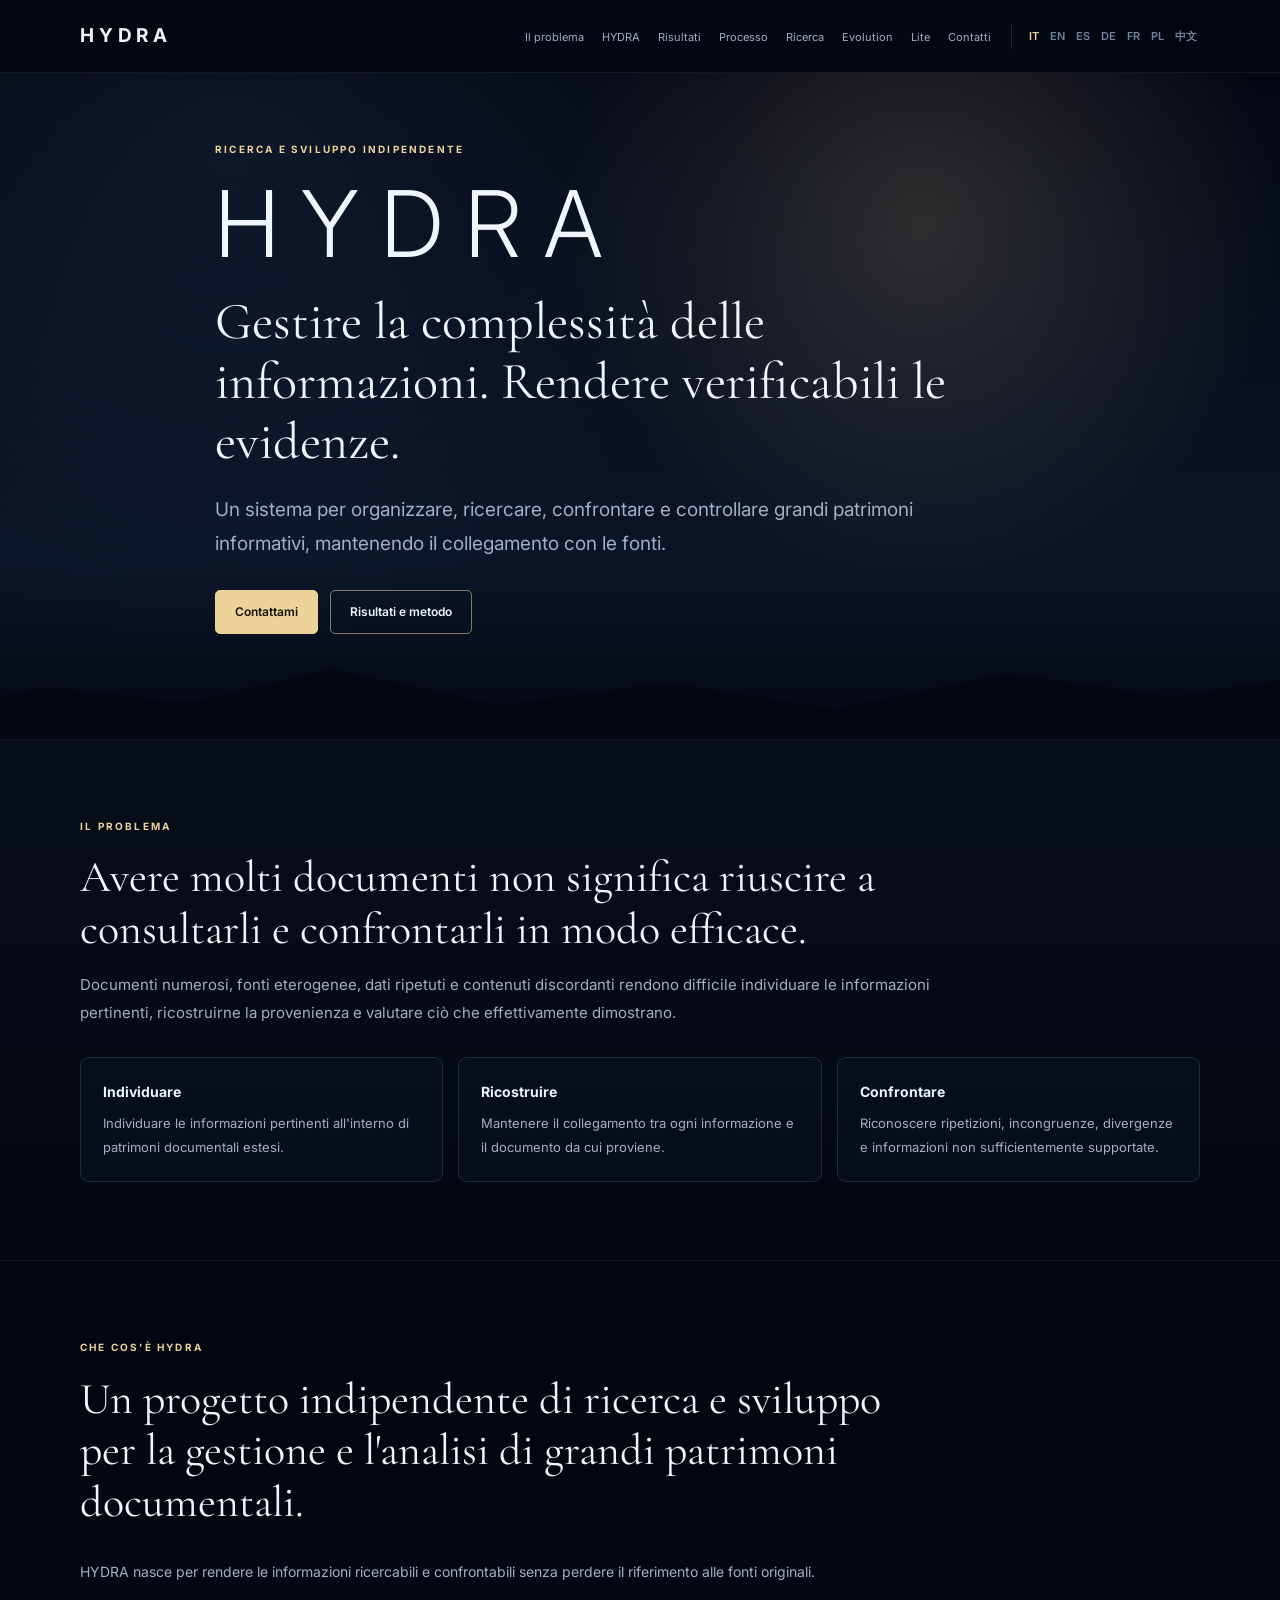
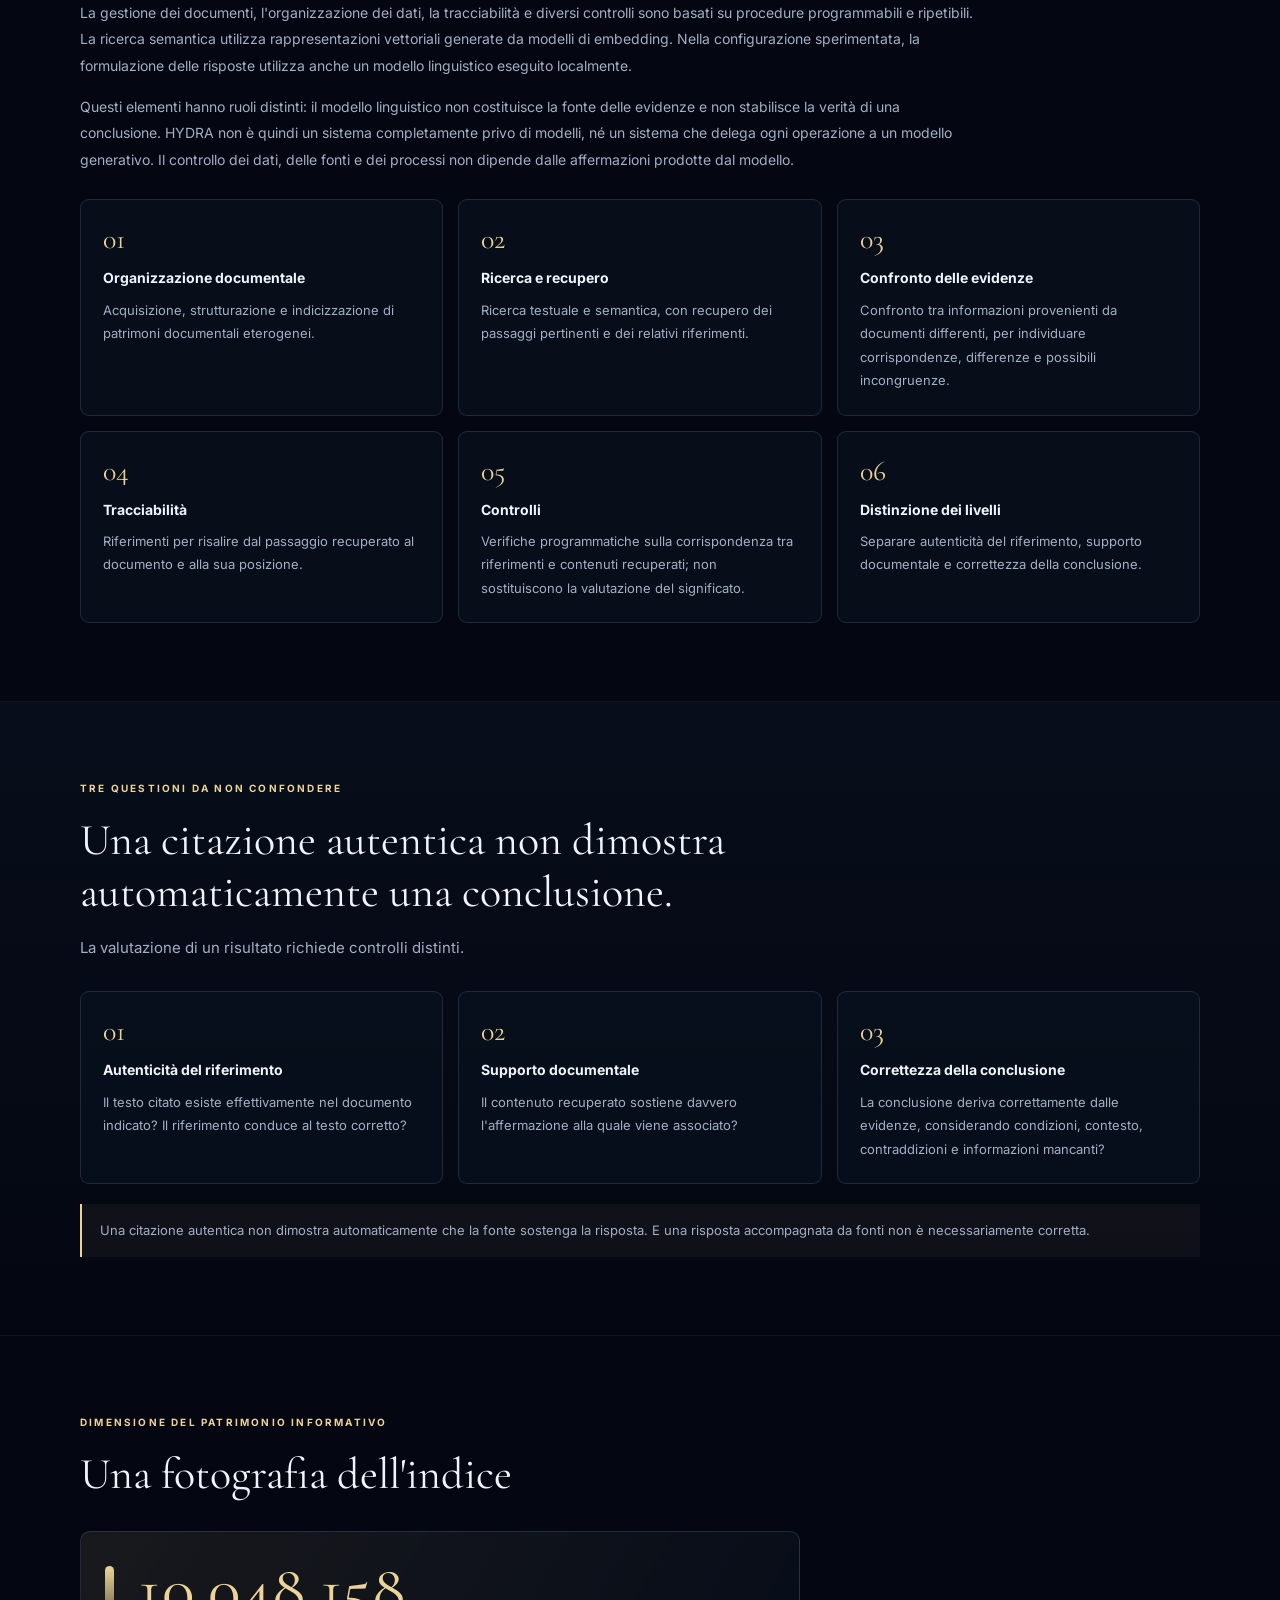
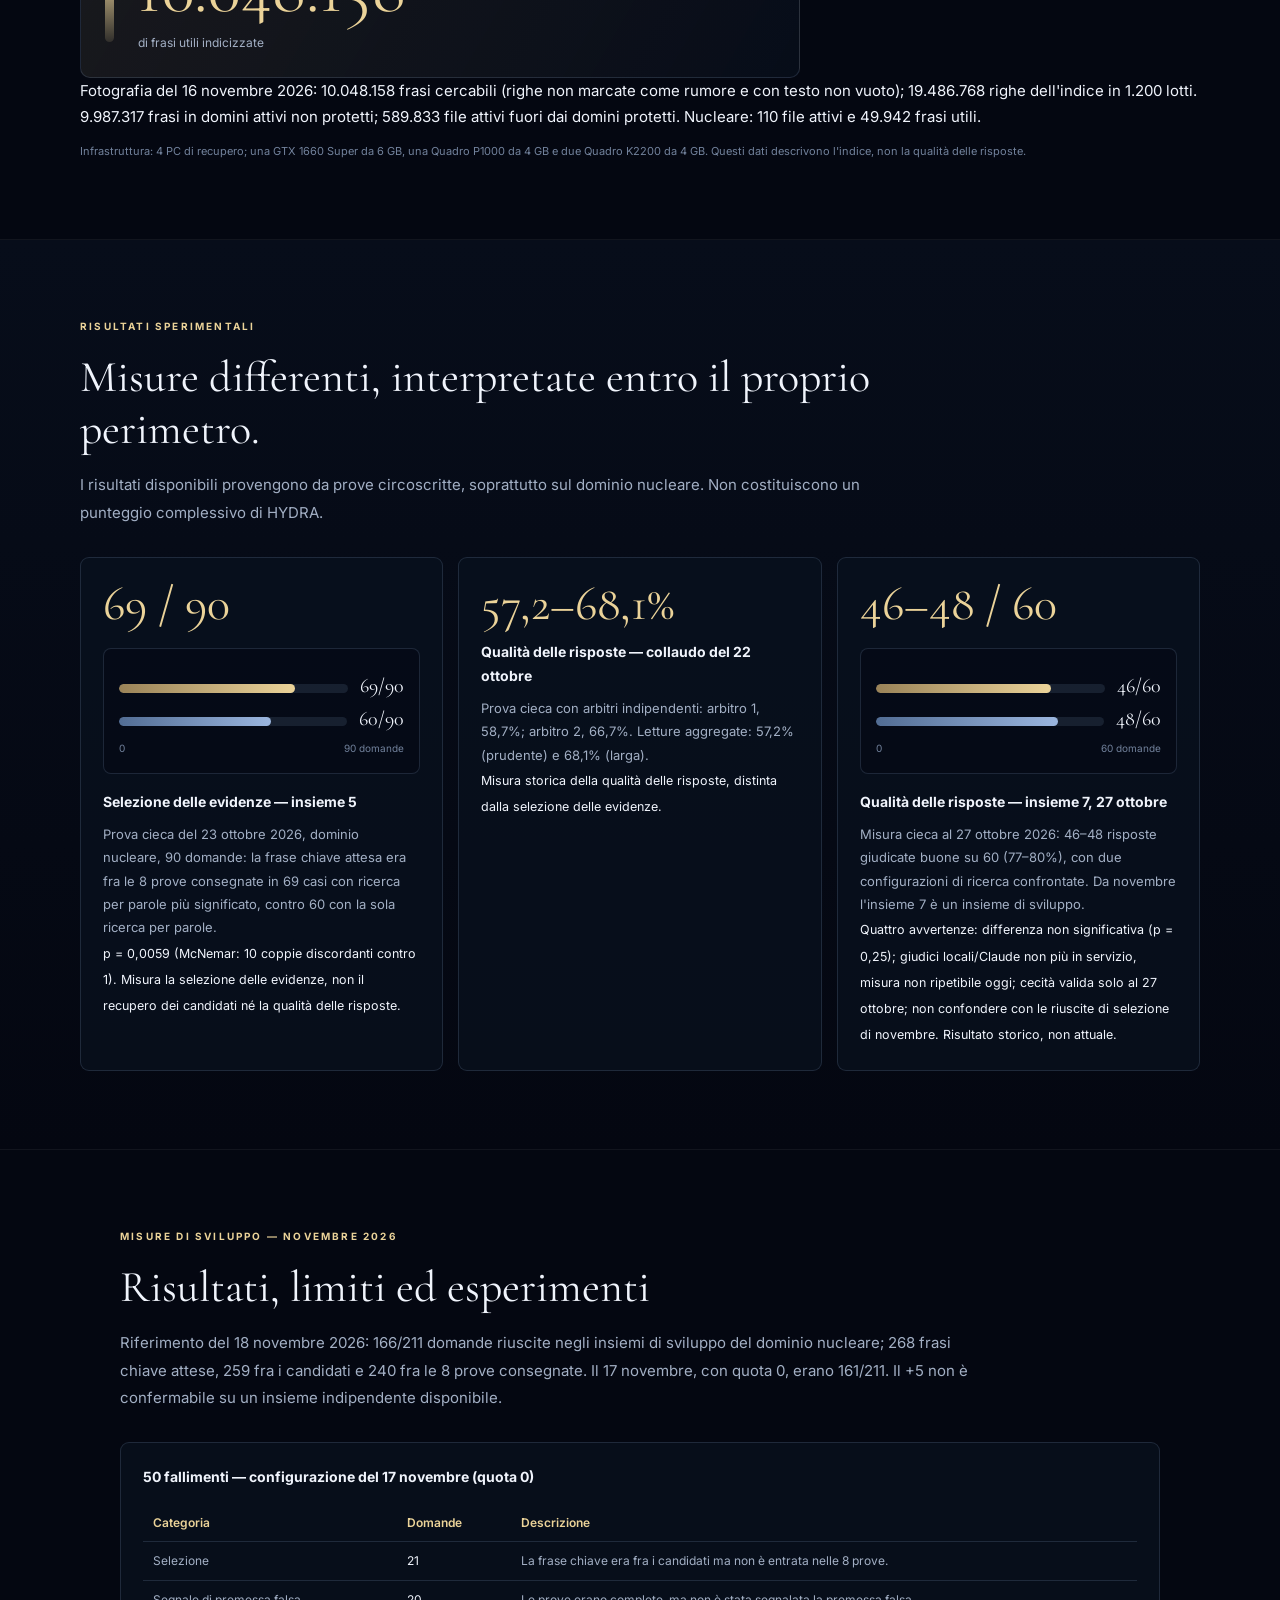
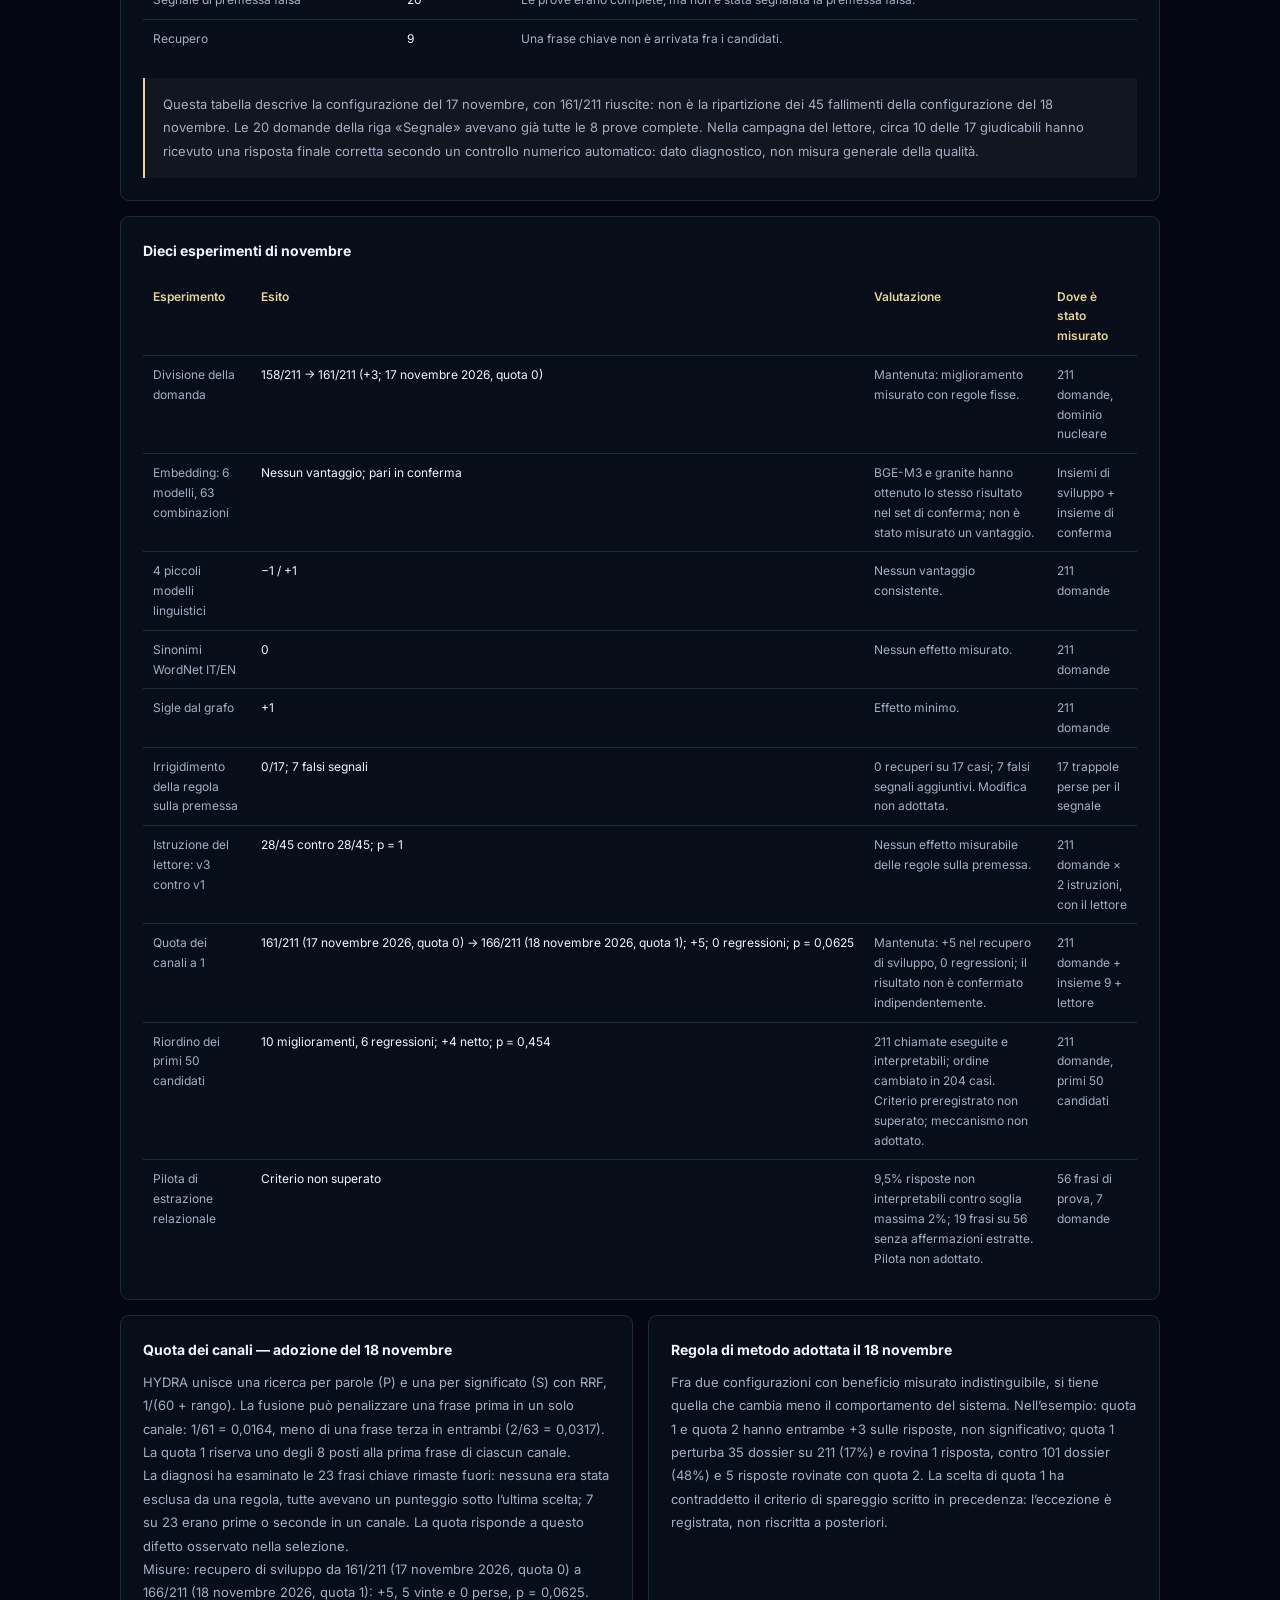
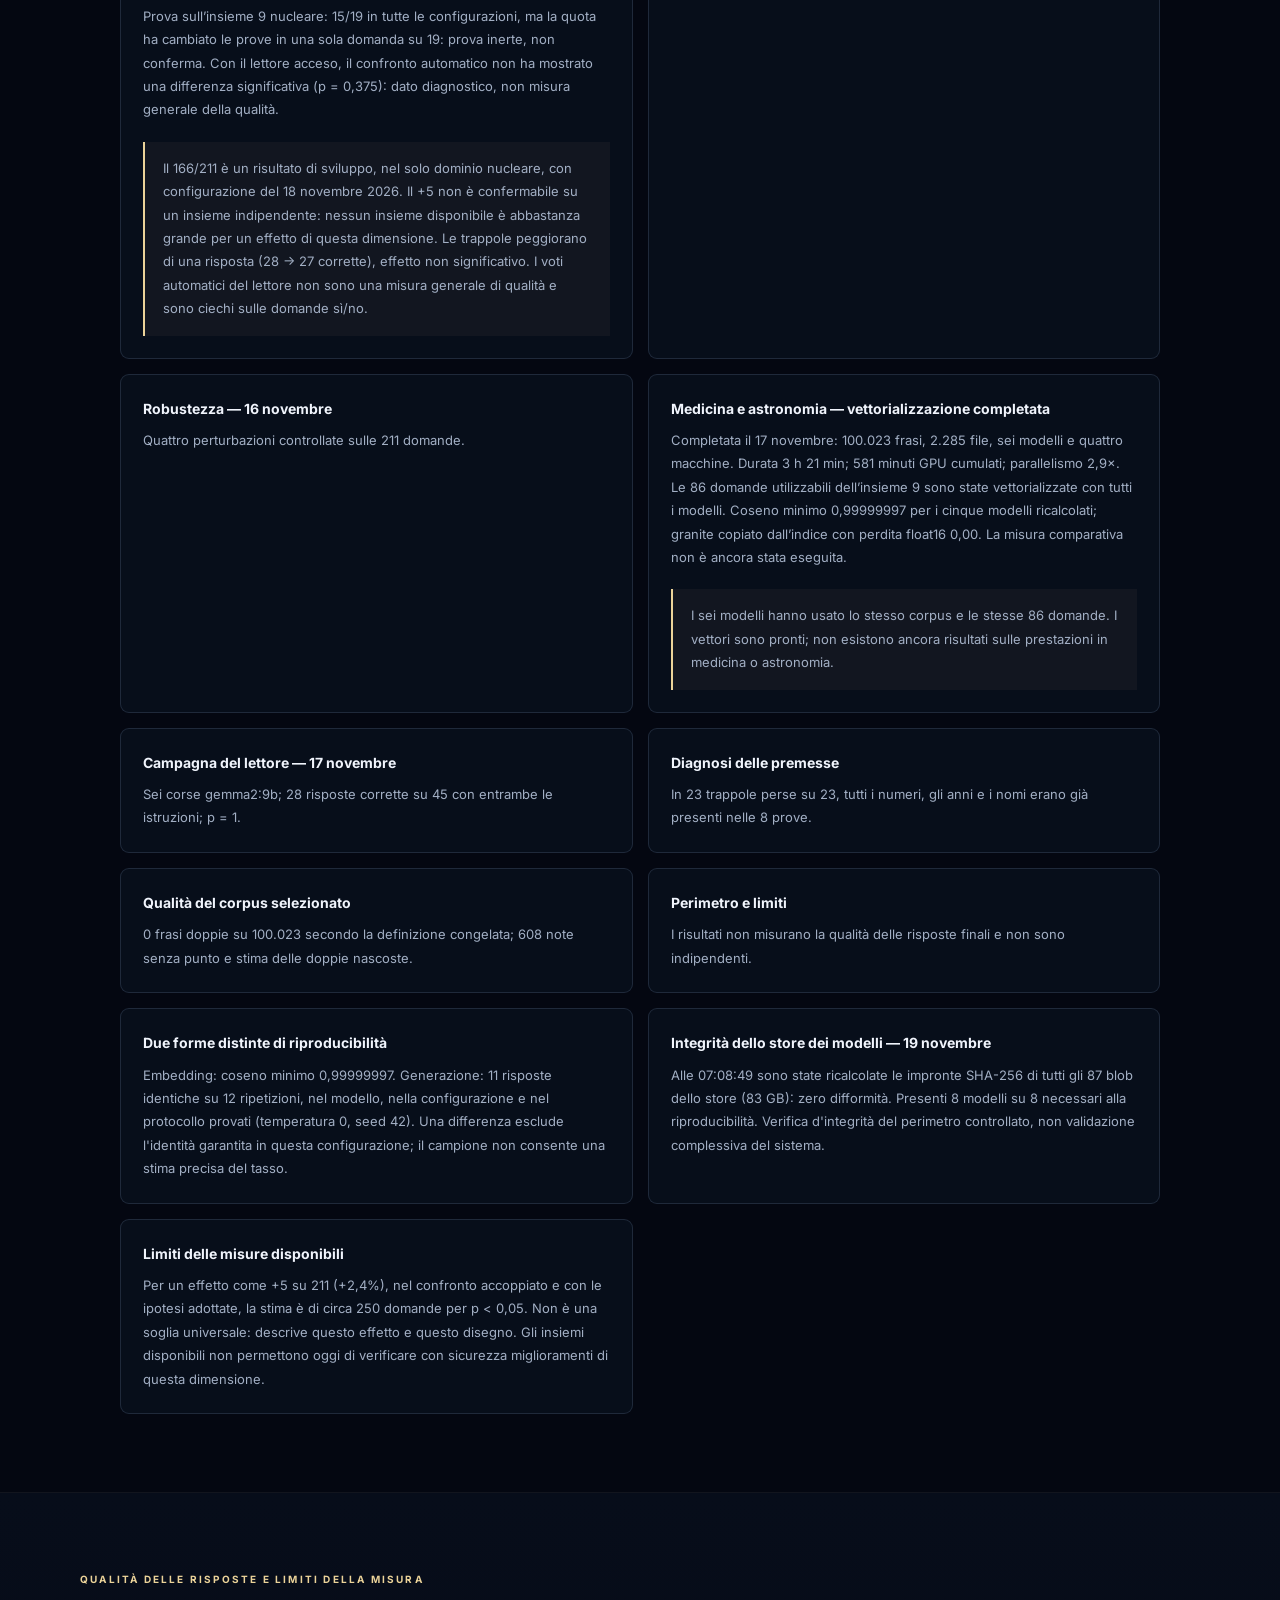
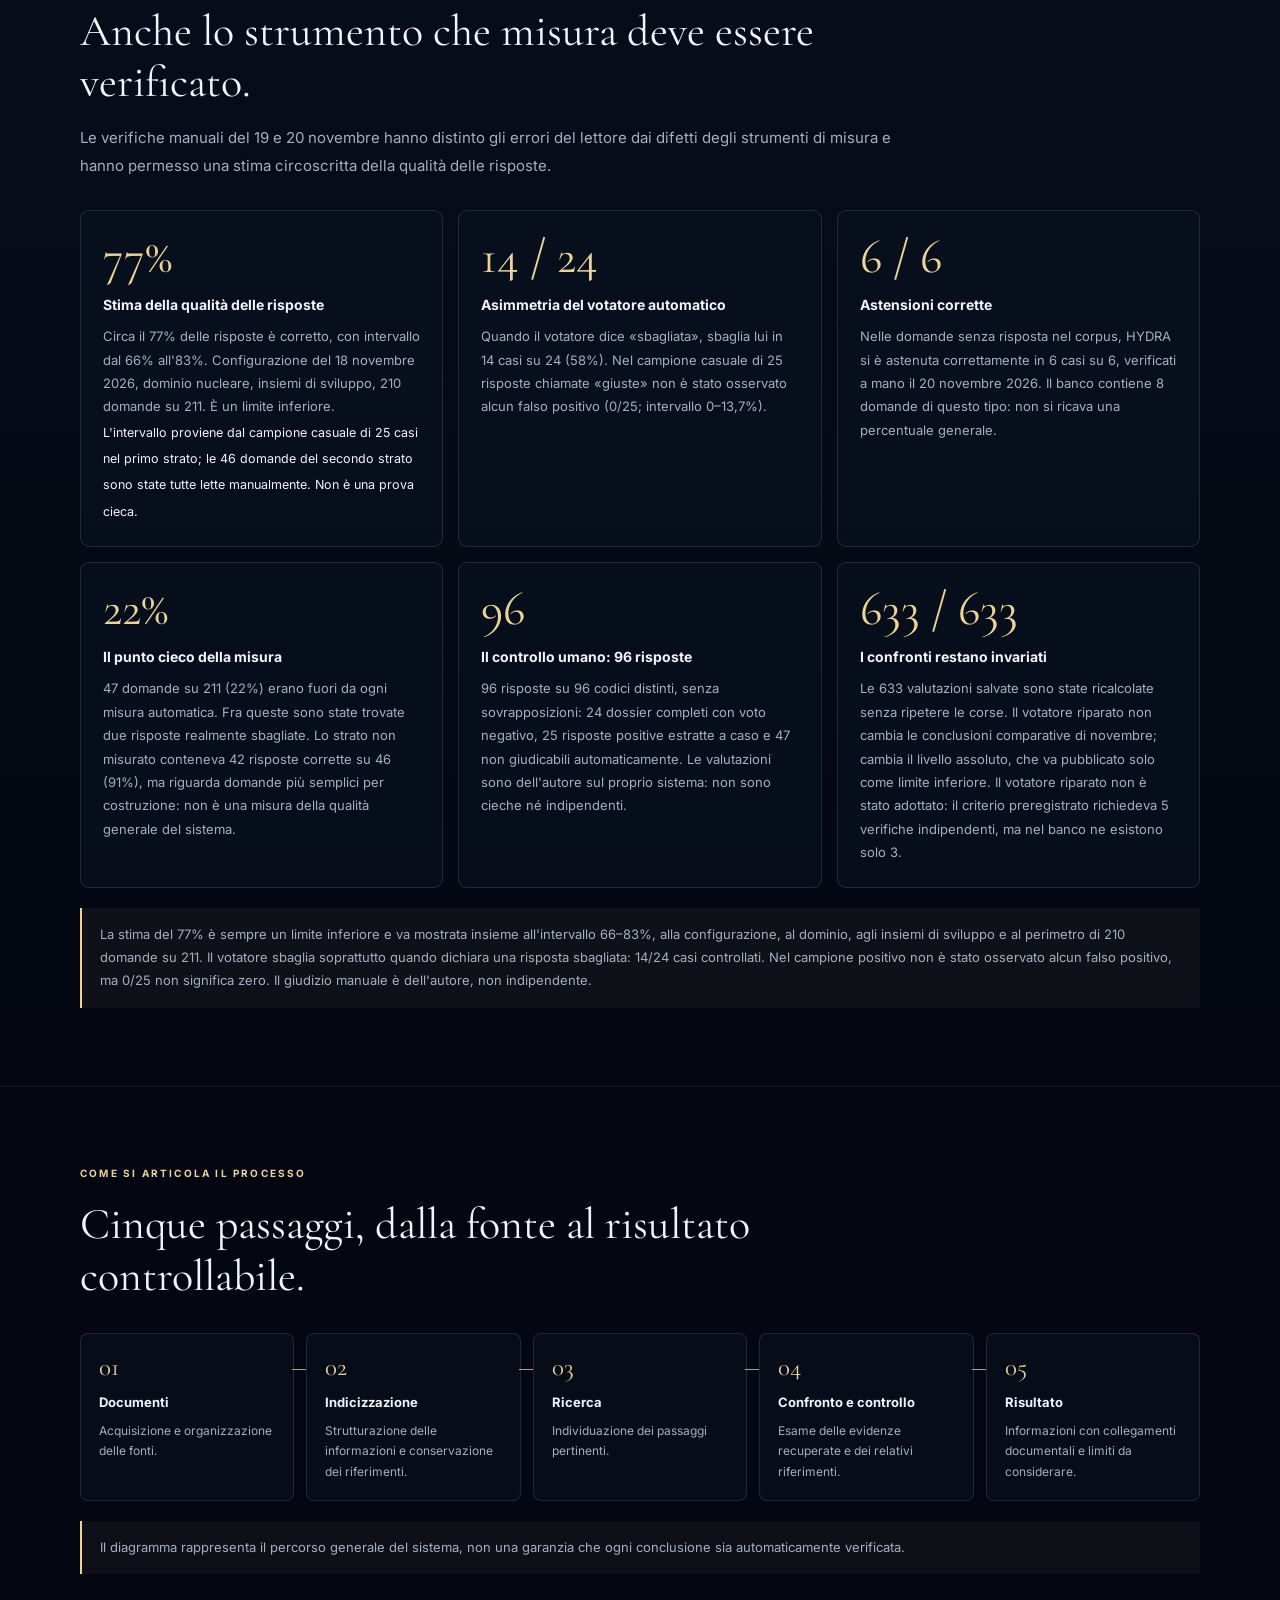
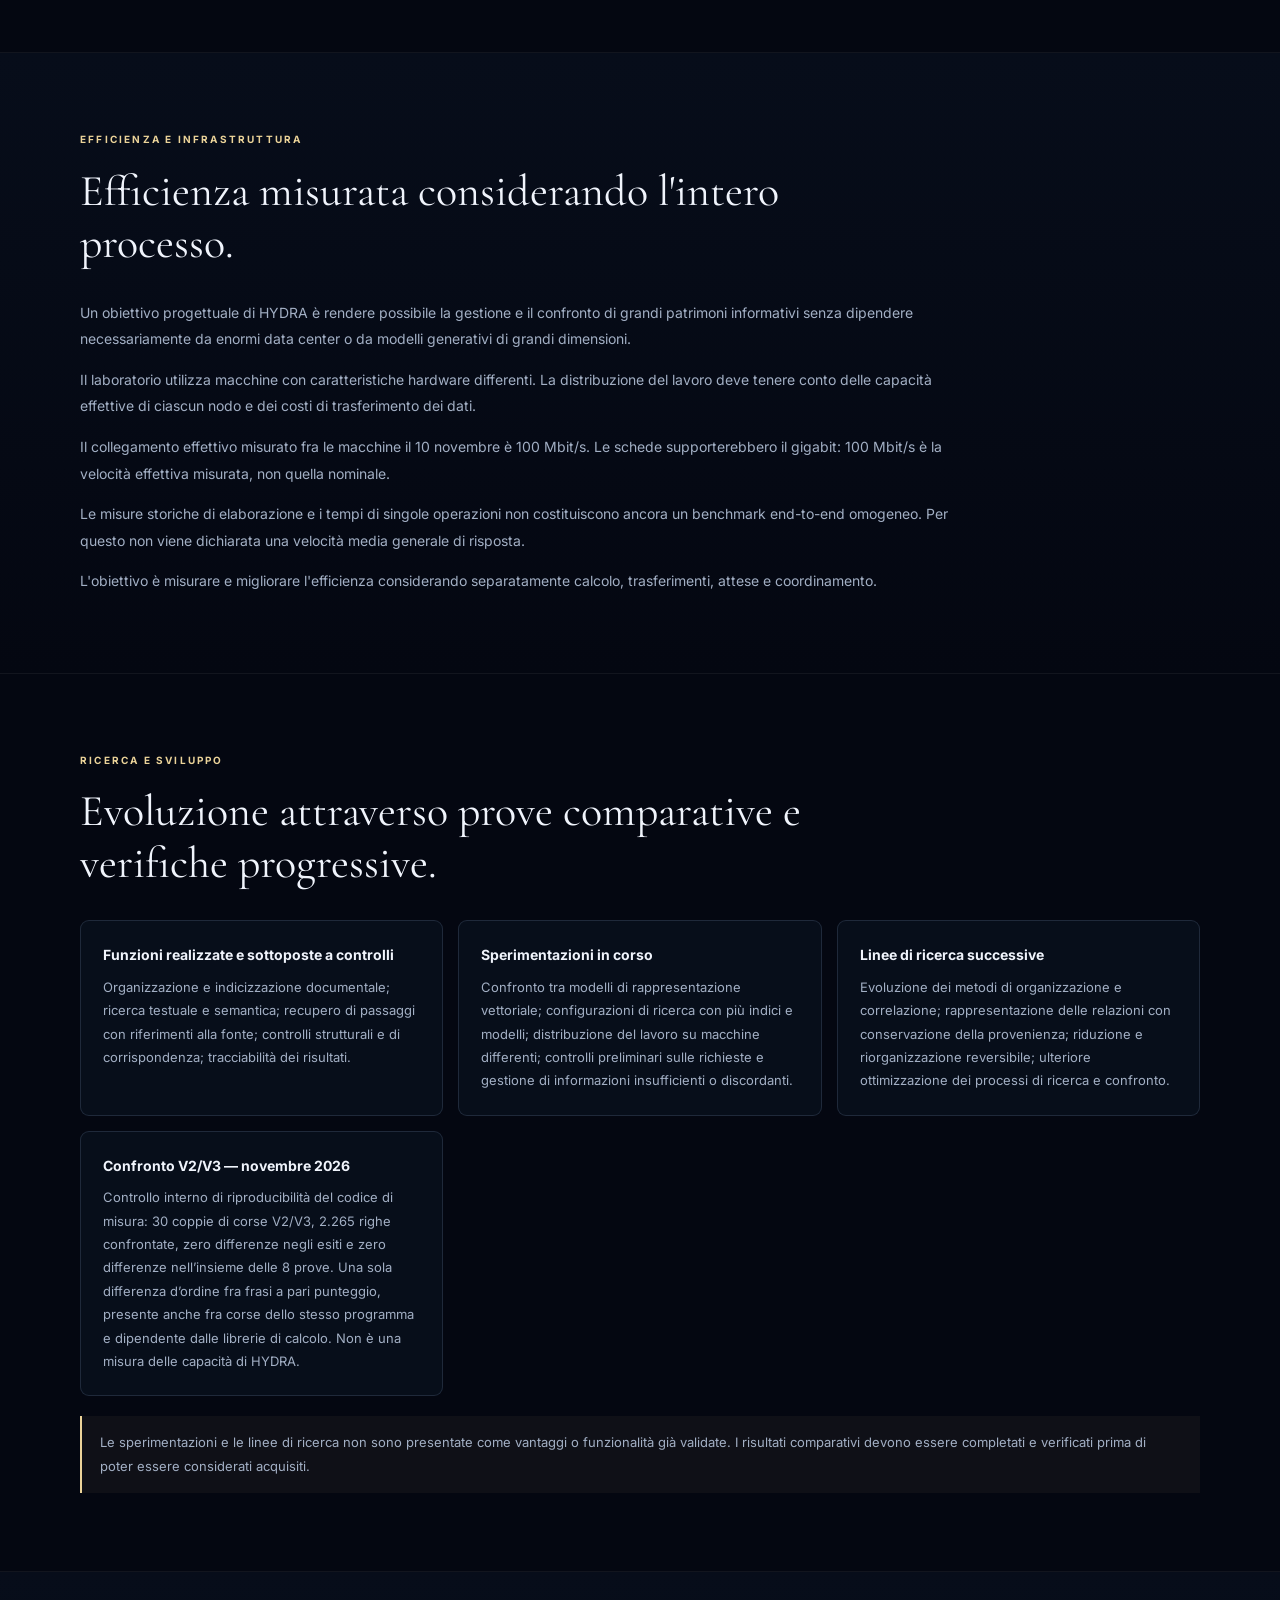
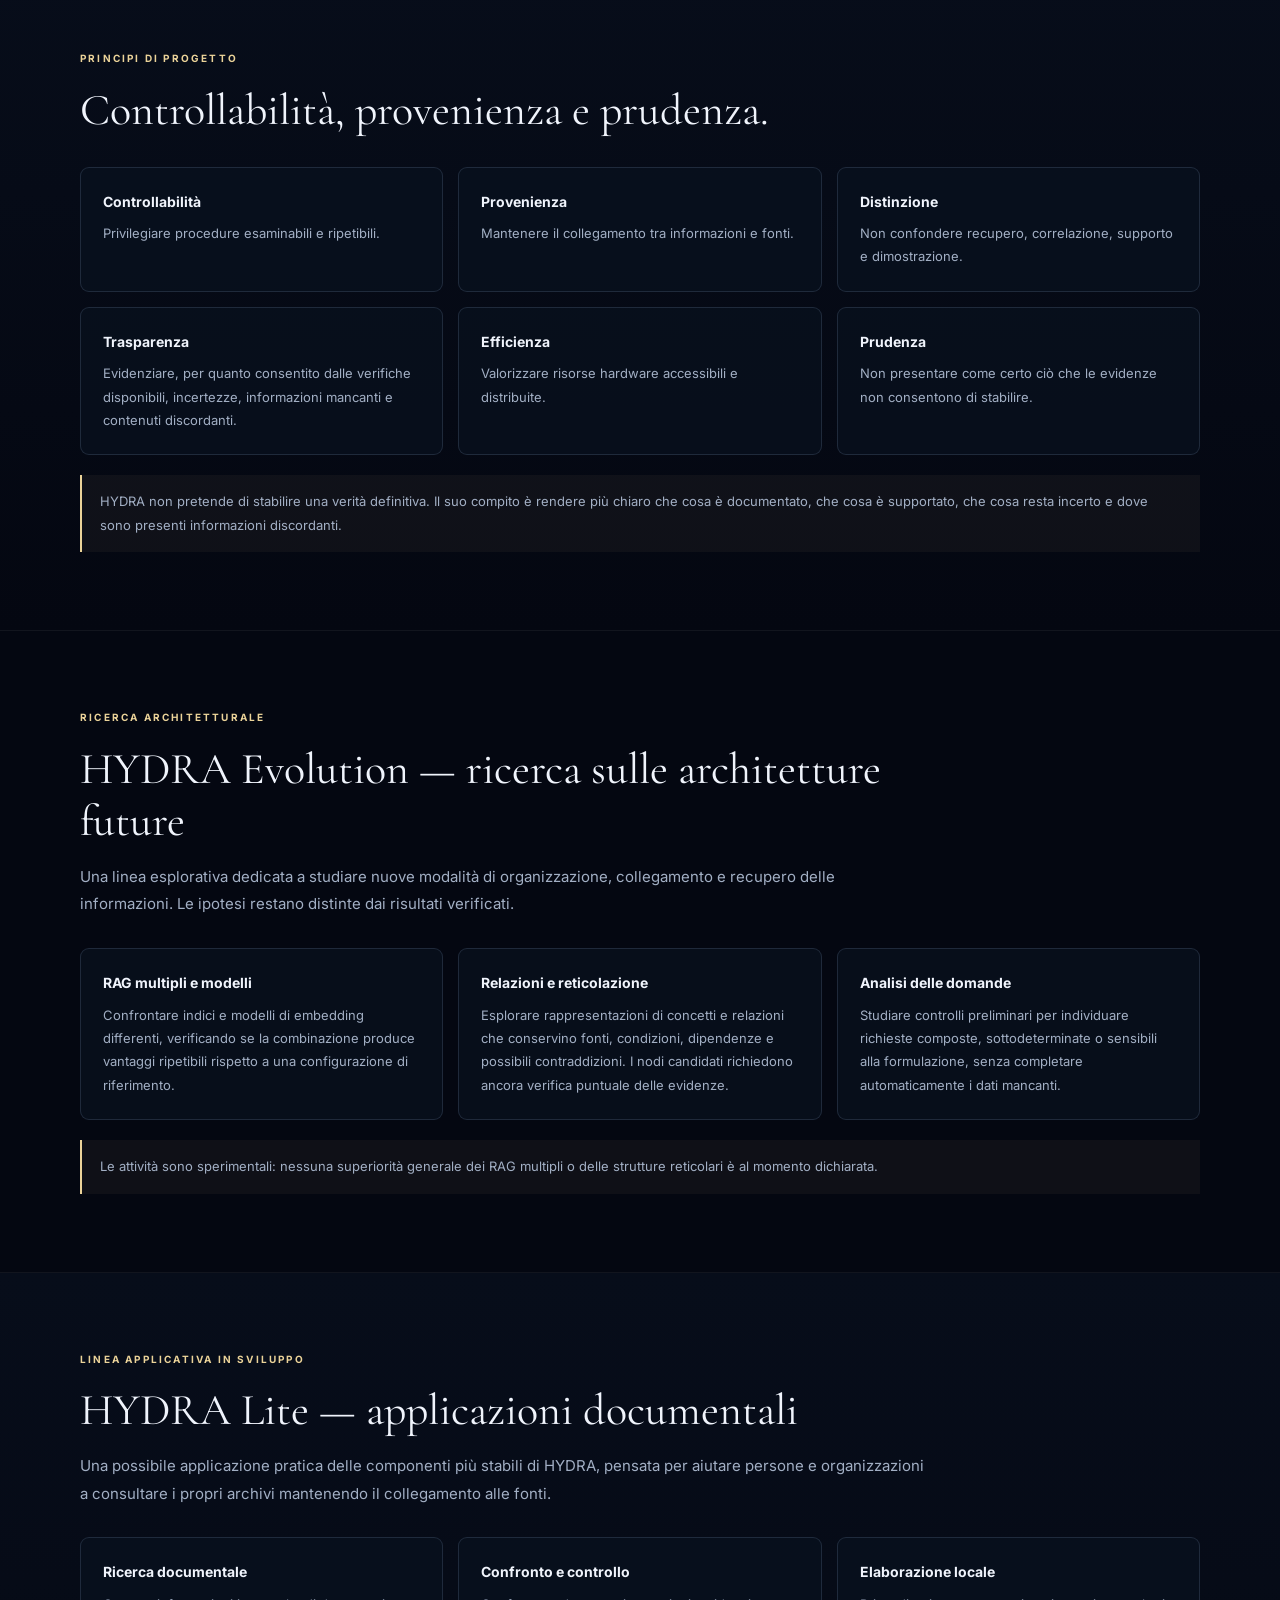
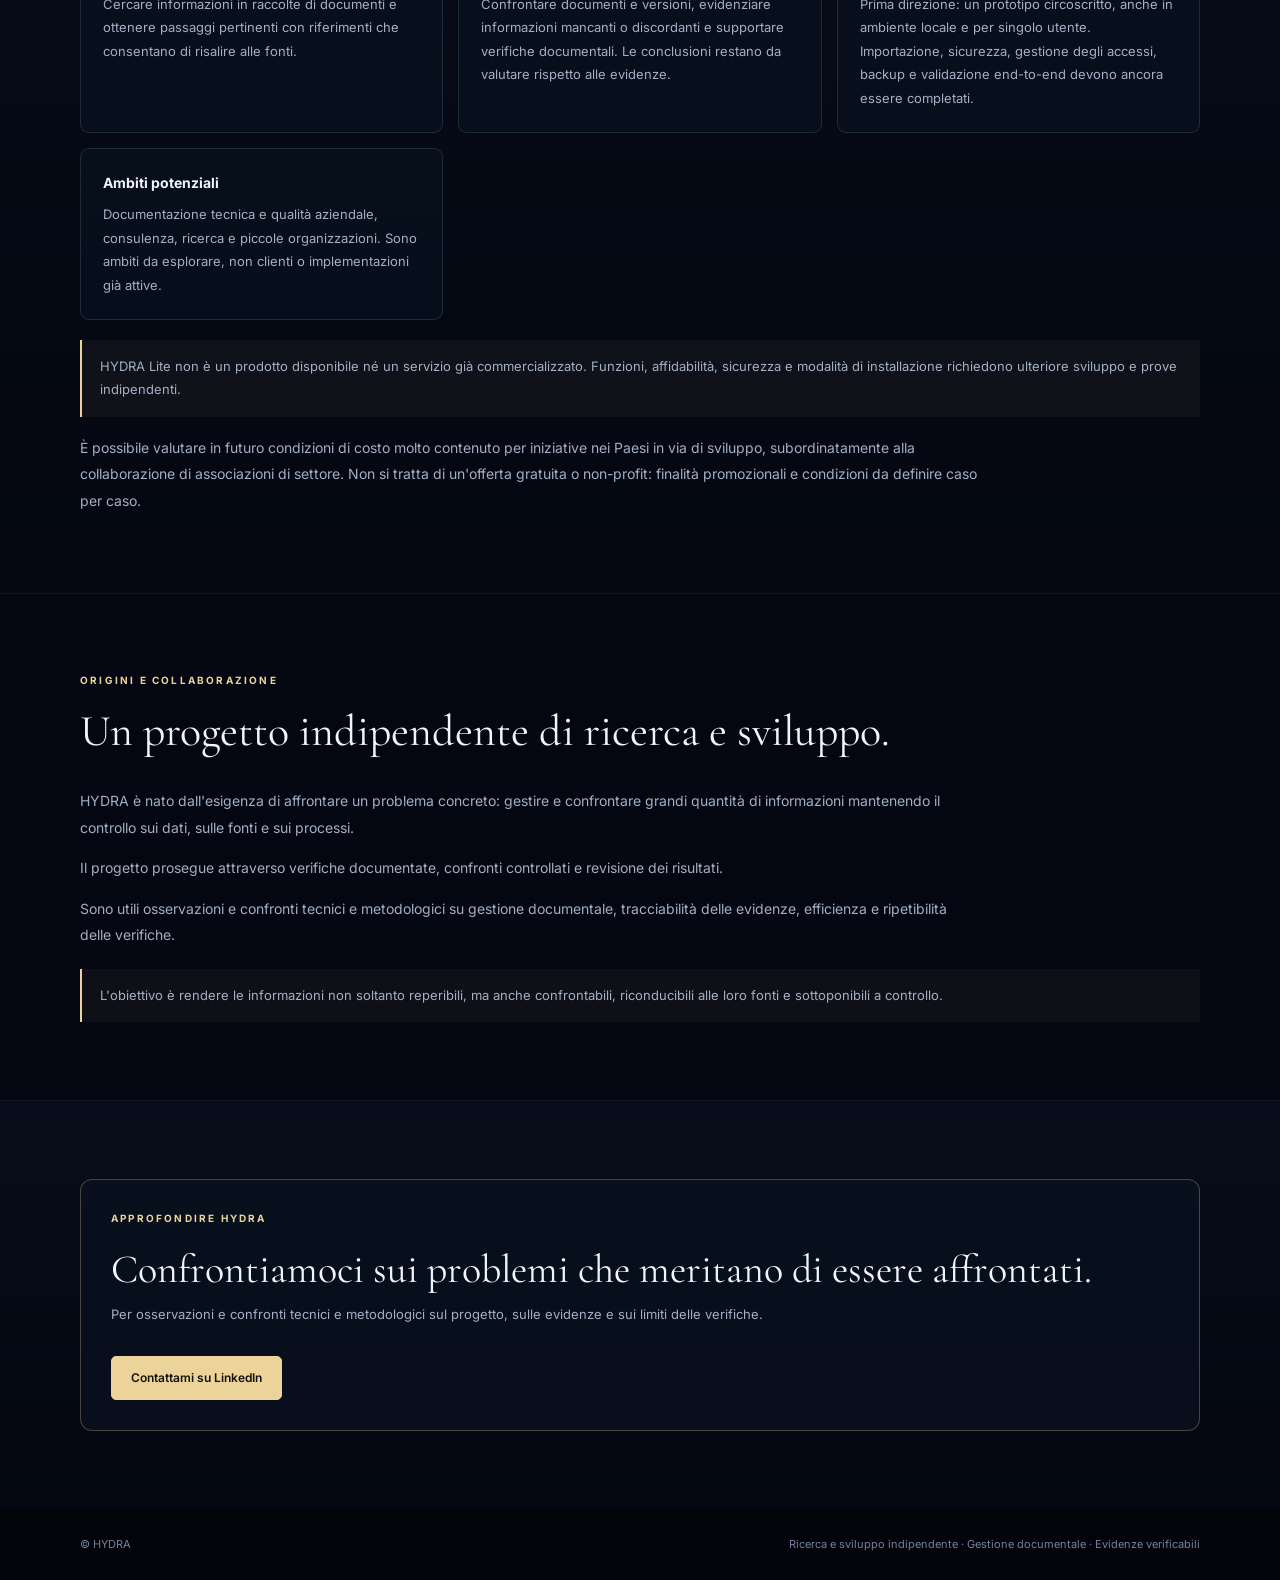
<file: archivio/index-v1.html>
<!doctype html>
<html lang="it">
<head>
<meta charset="utf-8">
<meta name="viewport" content="width=device-width, initial-scale=1">
<meta name="description" content="HYDRA è un progetto indipendente per organizzare, ricercare, confrontare e controllare grandi patrimoni informativi, mantenendo il collegamento con le fonti.">
<meta name="theme-color" content="#040711">
<title>HYDRA | Gestione ed evidenze documentali</title>
<link rel="preconnect" href="https://fonts.googleapis.com">
<link rel="preconnect" href="https://fonts.gstatic.com" crossorigin>
<link href="https://fonts.googleapis.com/css2?family=Cormorant+Garamond:wght@300;400;500;600&family=Inter:wght@300;400;500;600;700&display=swap" rel="stylesheet">
<style>
:root{--bg:#040711;--panel:#0a1220;--line:rgba(150,177,218,.17);--gold:#ebd399;--white:#f0f4fc;--muted:#a2afc4;--soft:#72829c;--max:1120px;--serif:'Cormorant Garamond',Georgia,serif;--sans:'Inter',Arial,sans-serif}
*{box-sizing:border-box;margin:0;padding:0}html{scroll-behavior:smooth;scroll-padding-top:88px;background:var(--bg)}body{background:var(--bg);color:var(--white);font:15px/1.75 var(--sans);-webkit-font-smoothing:antialiased;overflow-x:hidden}a{color:inherit;text-decoration:none}.container{width:min(var(--max),calc(100% - 48px));margin:auto}
header{position:fixed;z-index:20;inset:0 0 auto;background:rgba(4,7,17,.9);backdrop-filter:blur(14px);border-bottom:1px solid rgba(255,255,255,.07)}.nav{height:72px;display:flex;align-items:center;justify-content:space-between;gap:22px}.brand{font-weight:700;letter-spacing:.25em;font-size:19px}.nav-right{display:flex;align-items:center;gap:20px}nav ul{display:flex;gap:18px;list-style:none}nav a{font-size:11px;color:var(--muted)}nav a:hover{color:white}.languages{display:flex;gap:5px;border-left:1px solid var(--line);padding-left:14px}.lang{border:0;background:none;color:var(--soft);font:600 11px var(--sans);padding:5px 3px;cursor:pointer}.lang.active,.lang:hover{color:var(--gold)}.menu-toggle{display:none;background:none;border:1px solid var(--line);color:var(--white);border-radius:8px;padding:7px 10px;font-size:18px}
.hero{min-height:650px;display:flex;align-items:center;position:relative;overflow:hidden;padding:140px 0 105px;background:radial-gradient(circle at 72% 30%,rgba(235,211,153,.17),transparent 34%),radial-gradient(circle at 18% 20%,rgba(100,140,220,.1),transparent 42%),linear-gradient(180deg,#030610,#0b1427 76%,#040711)}.hero:after{content:"";position:absolute;left:-5%;right:-5%;bottom:-1px;height:110px;background:#040711;clip-path:polygon(0 70%,8% 52%,18% 66%,28% 35%,40% 68%,52% 48%,64% 72%,76% 39%,88% 61%,100% 35%,100% 100%,0 100%)}.hero-content{position:relative;z-index:2;max-width:850px}.eyebrow,.kicker{font-size:10px;letter-spacing:.22em;text-transform:uppercase;color:var(--gold);font-weight:700;margin-bottom:17px}h1{font-size:clamp(54px,9vw,92px);font-weight:300;letter-spacing:.24em;line-height:1.05;margin-bottom:20px}.hero h2{font:400 clamp(29px,4.5vw,52px)/1.15 var(--serif);max-width:820px;margin-bottom:22px}.hero p{font-size:clamp(16px,1.8vw,19px);color:var(--muted);max-width:790px}.actions{display:flex;gap:12px;margin-top:30px}.button{display:inline-flex;align-items:center;justify-content:center;min-height:44px;padding:10px 19px;border-radius:5px;border:1px solid rgba(235,211,153,.55);font-size:12px;font-weight:600}.button.primary{background:var(--gold);color:#15120a;border-color:var(--gold)}
section{padding:78px 0;border-top:1px solid rgba(255,255,255,.055)}section:nth-of-type(even){background:linear-gradient(180deg,#070d1a,#040711)}.section-head{max-width:850px;margin-bottom:30px}h2.section-title{font:400 clamp(30px,4vw,44px)/1.18 var(--serif);margin-bottom:15px}.lead{font-size:15px;color:var(--muted);line-height:1.85}.copy{max-width:900px;color:var(--muted);font-size:14px;line-height:1.9}.copy p+p{margin-top:14px}.grid{display:grid;grid-template-columns:repeat(3,1fr);gap:15px}.card{padding:22px;border:1px solid var(--line);background:rgba(10,18,32,.68);border-radius:9px}.card h3{font-size:14px;margin-bottom:8px;color:var(--white)}.card p{font-size:13px;color:var(--muted);line-height:1.8}.number{font:400 28px var(--serif);color:var(--gold);margin-bottom:10px}.note{margin-top:20px;padding:15px 18px;border-left:2px solid var(--gold);background:rgba(235,211,153,.045);color:var(--muted);font-size:13px;line-height:1.8}.results{display:grid;grid-template-columns:repeat(3,1fr);gap:15px}.result-value{font:400 clamp(34px,4vw,48px)/1 var(--serif);color:var(--gold);margin-bottom:12px}.result small{display:block;margin-top:12px;color:var(--soft);font-size:11px;line-height:1.7}.steps{counter-reset:step;display:grid;grid-template-columns:repeat(5,1fr);gap:12px}.step{padding:18px;border:1px solid var(--line);border-radius:8px;background:rgba(10,18,32,.55)}.step:before{counter-increment:step;content:"0" counter(step);display:block;font:400 25px var(--serif);color:var(--gold);margin-bottom:9px}.step h3{font-size:13px;margin-bottom:7px}.step p{font-size:12px;color:var(--muted);line-height:1.7}.contact{background:radial-gradient(circle at 80% 50%,rgba(235,211,153,.1),transparent 40%),#070d1a}.contact-panel{padding:30px;border:1px solid rgba(235,211,153,.28);border-radius:12px;background:rgba(10,18,32,.7)}.contact-panel h2{font:400 clamp(28px,4vw,40px)/1.2 var(--serif);margin-bottom:10px}.contact-panel p{font-size:13px;color:var(--muted);max-width:760px}footer{padding:26px 0;background:#020409;color:var(--soft);font-size:11px}.footer-inner{display:flex;justify-content:space-between;gap:20px}
/* Visualizzazioni dei dati e del processo */
.visually-hidden{position:absolute!important;width:1px;height:1px;padding:0;margin:-1px;overflow:hidden;clip:rect(0,0,0,0);white-space:nowrap;border:0}
.metric-visual{margin-top:24px;padding:24px;border:1px solid var(--line);border-radius:10px;background:linear-gradient(120deg,rgba(235,211,153,.09),rgba(10,18,32,.55));display:flex;align-items:center;gap:24px;max-width:720px}
.metric-mark{width:9px;height:76px;border-radius:8px;background:linear-gradient(180deg,var(--gold),rgba(235,211,153,.12));flex:0 0 9px}
.metric-copy .metric-big{font:400 clamp(42px,7vw,68px)/1 var(--serif);color:var(--gold);letter-spacing:.01em}
.metric-copy p{margin-top:8px;color:var(--muted);font-size:12px}
.metric-chart{margin:20px 0 16px;padding:16px 15px;border:1px solid var(--line);border-radius:8px;background:rgba(4,7,17,.42)}
.metric-row{display:grid;grid-template-columns: minmax(0,1fr) auto;gap:12px;align-items:center;margin:9px 0}
.metric-track{height:9px;border-radius:20px;background:rgba(150,177,218,.13);overflow:hidden;margin-top:5px}
.metric-fill{height:100%;border-radius:20px;background:linear-gradient(90deg,#9a8358,var(--gold))}
.metric-fill.alt{background:linear-gradient(90deg,#526d94,#9bb6df)}
.metric-num{font:400 20px var(--serif);color:var(--white);white-space:nowrap}
.metric-axis{display:flex;justify-content:space-between;color:var(--soft);font-size:10px;margin-top:5px}
.metric-stack{height:15px;display:flex;overflow:hidden;border-radius:20px;background:rgba(150,177,218,.13);margin:13px 0 8px}
.metric-stack .valid{width:99.1667%;background:linear-gradient(90deg,#9a8358,var(--gold))}
.metric-stack .mismatch{width:.8333%;min-width:4px;background:#9bb6df}
.metric-legend{display:flex;justify-content:space-between;gap:12px;flex-wrap:wrap;color:var(--muted);font-size:11px}
.metric-legend strong{color:var(--white);font-weight:600}
.steps{position:relative}
.step{position:relative}
.step:not(:last-child):after{content:"";position:absolute;z-index:2;right:-13px;top:35px;width:14px;height:1px;background:var(--gold);opacity:.75}
@media(max-width:980px){.step:not(:last-child):after{display:none}}
@media(max-width:980px){.steps{grid-template-columns:repeat(3,1fr)}nav ul{gap:11px}.nav-right{gap:12px}}@media(max-width:760px){.menu-toggle{display:block}.nav-right{gap:10px}nav ul{display:none;position:absolute;top:72px;left:0;right:0;padding:20px 24px;background:#060a17;border-bottom:1px solid var(--line);flex-direction:column;align-items:flex-start}nav ul.open{display:flex}.grid,.results{grid-template-columns:1fr}.steps{grid-template-columns:1fr 1fr}}@media(max-width:560px){.metric-visual{padding:18px;gap:16px}.metric-mark{height:62px}.metric-chart{padding:12px}.metric-row{gap:8px}.metric-num{font-size:17px}.container{width:calc(100% - 32px)}.hero{min-height:590px;padding:120px 0 90px}.steps{grid-template-columns:1fr}.footer-inner{flex-direction:column}.lang{font-size:10px;padding:4px 2px}.languages{gap:3px}section{padding:62px 0}}
.data-table{width:100%;border-collapse:collapse;margin-top:14px;font-size:12px;line-height:1.65;color:var(--muted)}.data-table th,.data-table td{padding:9px 10px;border-bottom:1px solid var(--line);text-align:left;vertical-align:top}.data-table th{color:var(--gold);font-weight:600}.data-table td:nth-child(2){white-space:nowrap;color:var(--white)}.data-table tbody tr:last-child td{border-bottom:0}@media(max-width:560px){.data-table{font-size:11px}.data-table th,.data-table td{padding:7px 5px}}

/* November measurements: centered, readable layout */
#misure-novembre > .container{width:min(1040px,calc(100% - 48px));margin-inline:auto}
#misure-novembre .grid{grid-template-columns:repeat(2,minmax(0,1fr))}
#misure-novembre .grid > .card:nth-child(-n+2){grid-column:1 / -1}
@media(max-width:760px){#misure-novembre .grid{grid-template-columns:1fr}#misure-novembre .grid > .card:nth-child(-n+2){grid-column:auto}}\n#misure-novembre .data-table td:nth-child(2){white-space:normal}
</style>
</head>
<body>
<header><div class="container nav"><a class="brand" href="#home" aria-label="HYDRA">HYDRA</a><div class="nav-right"><nav aria-label="Main navigation"><ul id="navMenu"><li><a href="#problema" data-t="nav1">Il problema</a></li><li><a href="#hydra" data-t="nav2">HYDRA</a></li><li><a href="#risultati" data-t="nav3">Risultati</a></li><li><a href="#processo" data-t="nav4">Processo</a></li><li><a href="#ricerca" data-t="nav5">Ricerca</a></li><li><a href="#evolution" data-t="nav7">Evolution</a></li><li><a href="#lite" data-t="nav8">Lite</a></li><li><a href="#contatti" data-t="nav6">Contatti</a></li></ul></nav><div class="languages" aria-label="Selezione lingua"><button class="lang active" type="button" data-lang="it">IT</button><button class="lang" type="button" data-lang="en">EN</button><button class="lang" type="button" data-lang="es">ES</button><button class="lang" type="button" data-lang="de">DE</button><button class="lang" type="button" data-lang="fr">FR</button><button class="lang" type="button" data-lang="pl">PL</button><button class="lang" type="button" data-lang="zh">中文</button></div><button class="menu-toggle" id="menuToggle" type="button" aria-label="Apri menu" aria-expanded="false">☰</button></div></div></header>
<main>
<section class="hero" id="home"><div class="container hero-content"><div class="eyebrow" data-t="eyebrow">Ricerca e sviluppo indipendente</div><h1>HYDRA</h1><h2 data-t="headline">Gestire la complessità delle informazioni. Rendere verificabili le evidenze.</h2><p data-t="subhead">Un sistema per organizzare, ricercare, confrontare e controllare grandi patrimoni informativi, mantenendo il collegamento con le fonti.</p><div class="actions"><a class="button primary" href="https://www.linkedin.com/in/galliano-brigo-6104b4107/" target="_blank" rel="noopener noreferrer" data-t="cta">Contattami</a><a class="button" href="#risultati" data-t="cta2">Risultati e metodo</a></div></div></section>
<section id="problema"><div class="container"><div class="section-head"><div class="kicker" data-t="problemK">Il problema</div><h2 class="section-title" data-t="problemT">Avere molti documenti non significa riuscire a consultarli e confrontarli in modo efficace.</h2><p class="lead" data-t="problemL">Documenti numerosi, fonti eterogenee, dati ripetuti e contenuti discordanti rendono difficile individuare le informazioni pertinenti, ricostruirne la provenienza e valutare ciò che effettivamente dimostrano.</p></div><div class="grid"><article class="card"><h3 data-t="p1t">Individuare</h3><p data-t="p1">Individuare le informazioni pertinenti all'interno di patrimoni documentali estesi.</p></article><article class="card"><h3 data-t="p2t">Ricostruire</h3><p data-t="p2">Mantenere il collegamento tra ogni informazione e il documento da cui proviene.</p></article><article class="card"><h3 data-t="p3t">Confrontare</h3><p data-t="p3">Riconoscere ripetizioni, incongruenze, divergenze e informazioni non sufficientemente supportate.</p></article></div></div></section>
<section id="hydra"><div class="container"><div class="section-head"><div class="kicker" data-t="whatK">Che cos'è HYDRA</div><h2 class="section-title" data-t="whatT">Un progetto indipendente di ricerca e sviluppo per la gestione e l'analisi di grandi patrimoni documentali.</h2></div><div class="copy"><p data-t="what1">HYDRA nasce per rendere le informazioni ricercabili e confrontabili senza perdere il riferimento alle fonti originali.</p><p data-t="what2">La gestione dei documenti, l'organizzazione dei dati, la tracciabilità e diversi controlli sono basati su procedure programmabili e ripetibili. La ricerca semantica utilizza rappresentazioni vettoriali generate da modelli di embedding. Nella configurazione sperimentata, la formulazione delle risposte utilizza anche un modello linguistico eseguito localmente.</p><p data-t="what3">Questi elementi hanno ruoli distinti: il modello linguistico non costituisce la fonte delle evidenze e non stabilisce la verità di una conclusione. HYDRA non è quindi un sistema completamente privo di modelli, né un sistema che delega ogni operazione a un modello generativo. Il controllo dei dati, delle fonti e dei processi non dipende dalle affermazioni prodotte dal modello.</p></div><div class="grid" style="margin-top:26px"><article class="card"><div class="number">01</div><h3 data-t="f1t">Organizzazione documentale</h3><p data-t="f1">Acquisizione, strutturazione e indicizzazione di patrimoni documentali eterogenei.</p></article><article class="card"><div class="number">02</div><h3 data-t="f2t">Ricerca e recupero</h3><p data-t="f2">Ricerca testuale e semantica, con recupero dei passaggi pertinenti e dei relativi riferimenti.</p></article><article class="card"><div class="number">03</div><h3 data-t="f3t">Confronto delle evidenze</h3><p data-t="f3">Confronto tra informazioni provenienti da documenti differenti, per individuare corrispondenze, differenze e possibili incongruenze.</p></article><article class="card"><div class="number">04</div><h3 data-t="f4t">Tracciabilità</h3><p data-t="f4">Riferimenti per risalire dal passaggio recuperato al documento e alla sua posizione.</p></article><article class="card"><div class="number">05</div><h3 data-t="f5t">Controlli</h3><p data-t="f5">Verifiche programmatiche sulla corrispondenza tra riferimenti e contenuti recuperati; non sostituiscono la valutazione del significato.</p></article><article class="card"><div class="number">06</div><h3 data-t="f6t">Distinzione dei livelli</h3><p data-t="f6">Separare autenticità del riferimento, supporto documentale e correttezza della conclusione.</p></article></div></div></section>
<section id="verifica"><div class="container"><div class="section-head"><div class="kicker" data-t="verifyK">Tre questioni da non confondere</div><h2 class="section-title" data-t="verifyT">Una citazione autentica non dimostra automaticamente una conclusione.</h2><p class="lead" data-t="verifyL">La valutazione di un risultato richiede controlli distinti.</p></div><div class="grid"><article class="card"><div class="number">01</div><h3 data-t="v1t">Autenticità del riferimento</h3><p data-t="v1">Il testo citato esiste effettivamente nel documento indicato? Il riferimento conduce al testo corretto?</p></article><article class="card"><div class="number">02</div><h3 data-t="v2t">Supporto documentale</h3><p data-t="v2">Il contenuto recuperato sostiene davvero l'affermazione alla quale viene associato?</p></article><article class="card"><div class="number">03</div><h3 data-t="v3t">Correttezza della conclusione</h3><p data-t="v3">La conclusione deriva correttamente dalle evidenze, considerando condizioni, contesto, contraddizioni e informazioni mancanti?</p></article></div><div class="note" data-t="verifyN">Una citazione autentica non dimostra automaticamente che la fonte sostenga la risposta. E una risposta accompagnata da fonti non è necessariamente corretta.</div></div></section>
<section id="dimensione"><div class="container"><div class="section-head"><div class="kicker" data-t="sizeK">Dimensione del patrimonio informativo</div><h2 class="section-title"><span data-t="sizeT">Una fotografia dell'indice</span></h2></div><div class="result"><div class="metric-visual" role="img" aria-label="10.048.158"><div class="metric-mark" aria-hidden="true"></div><div class="metric-copy"><div class="metric-big">10.048.158</div><p data-t="sizeSub">di frasi utili indicizzate</p></div></div><h3 class="visually-hidden" data-t="sizeSub">di frasi utili indicizzate</h3><p data-t="sizeP">Fotografia del 16 novembre 2026: 10.048.158 frasi cercabili (righe non marcate come rumore e con testo non vuoto); 19.486.768 righe dell'indice in 1.200 lotti. 9.987.317 frasi in domini attivi non protetti; 589.833 file attivi fuori dai domini protetti. Nucleare: 110 file attivi e 49.942 frasi utili.</p><small data-t="sizeN">Infrastruttura: 4 PC di recupero; una GTX 1660 Super da 6 GB, una Quadro P1000 da 4 GB e due Quadro K2200 da 4 GB. Questi dati descrivono l'indice, non la qualità delle risposte.</small></div></div></section>
<section id="risultati"><div class="container"><div class="section-head"><div class="kicker" data-t="resultsK">Risultati sperimentali</div><h2 class="section-title" data-t="resultsT">Misure differenti, interpretate entro il proprio perimetro.</h2><p class="lead" data-t="resultsL">I risultati disponibili provengono da prove circoscritte, soprattutto sul dominio nucleare. Non costituiscono un punteggio complessivo di HYDRA.</p></div><div class="results"><article class="card"><div class="result-value">69 / 90</div><div class="metric-chart" role="img" aria-label="69/90; 60/90"><div class="metric-row"><div><div class="metric-track"><div class="metric-fill" style="width:76.6667%"></div></div></div><div class="metric-num">69/90</div></div><div class="metric-row"><div><div class="metric-track"><div class="metric-fill alt" style="width:66.6667%"></div></div></div><div class="metric-num">60/90</div></div><div class="metric-axis"><span>0</span><span>90 domande</span></div></div><h3 data-t="r1t">Selezione delle evidenze — insieme 5</h3><p data-t="r1">Prova cieca del 23 ottobre 2026, dominio nucleare, 90 domande: la frase chiave attesa era fra le 8 prove consegnate in 69 casi con ricerca per parole più significato, contro 60 con la sola ricerca per parole.</p><small data-t="r1n">p = 0,0059 (McNemar: 10 coppie discordanti contro 1). Misura la selezione delle evidenze, non il recupero dei candidati né la qualità delle risposte.</small></article><article class="card"><div class="result-value">57,2–68,1%</div><h3 data-t="r2t">Qualità delle risposte — collaudo del 22 ottobre</h3><p data-t="r2">Prova cieca con arbitri indipendenti: arbitro 1, 58,7%; arbitro 2, 66,7%. Letture aggregate: 57,2% (prudente) e 68,1% (larga).</p><small data-t="r2n">Misura storica della qualità delle risposte, distinta dalla selezione delle evidenze.</small></article><article class="card"><div class="result-value">46–48 / 60</div><div class="metric-chart" role="img" aria-label="Historical answer-quality measure, 27 October 2026"><div class="metric-row"><div><div class="metric-track"><div class="metric-fill" style="width:76.6667%"></div></div></div><div class="metric-num">46/60</div></div><div class="metric-row"><div><div class="metric-track"><div class="metric-fill alt" style="width:80%"></div></div></div><div class="metric-num">48/60</div></div><div class="metric-axis"><span>0</span><span>60 domande</span></div></div><h3 data-t="r3t">Qualità delle risposte — insieme 7, 27 ottobre</h3><p data-t="r3">Misura cieca al 27 ottobre 2026: 46–48 risposte giudicate buone su 60 (77–80%), con due configurazioni di ricerca confrontate. Da novembre l'insieme 7 è un insieme di sviluppo.</p><small data-t="r3n">Quattro avvertenze: differenza non significativa (p = 0,25); giudici locali/Claude non più in servizio, misura non ripetibile oggi; cecità valida solo al 27 ottobre; non confondere con le riuscite di selezione di novembre. Risultato storico, non attuale.</small></article></div></div></section>
<section id="misure-novembre"><div class="container"><div class="section-head"><div class="kicker" data-t="novK">Misure di sviluppo — novembre 2026</div><h2 class="section-title" data-t="novT">Risultati, limiti ed esperimenti</h2><p class="lead" data-t="novScope">Riferimento del 18 novembre 2026: 166/211 domande riuscite negli insiemi di sviluppo del dominio nucleare; 268 frasi chiave attese, 259 fra i candidati e 240 fra le 8 prove consegnate. Il 17 novembre, con quota 0, erano 161/211. Il +5 non è confermabile su un insieme indipendente disponibile.</p></div><div class="grid"><article class="card"><h3 data-t="novFail">50 fallimenti — configurazione del 17 novembre (quota 0)</h3><table class="data-table"><thead><tr><th data-t="novCause">Categoria</th><th data-t="novN">Domande</th><th data-t="novDesc">Descrizione</th></tr></thead><tbody><tr><td data-t="novSelShort">Selezione</td><td>21</td><td data-t="novSel">La frase chiave era fra i candidati ma non è entrata nelle 8 prove.</td></tr><tr><td data-t="novSigShort">Segnale di premessa falsa</td><td>20</td><td data-t="novSig">Le prove erano complete, ma non è stata segnalata la premessa falsa.</td></tr><tr><td data-t="novRetShort">Recupero</td><td>9</td><td data-t="novRet">Una frase chiave non è arrivata fra i candidati.</td></tr></tbody></table><p class="note" data-t="novSigNote">Questa tabella descrive la configurazione del 17 novembre, con 161/211 riuscite: non è la ripartizione dei 45 fallimenti della configurazione del 18 novembre. Le 20 domande della riga «Segnale» avevano già tutte le 8 prove complete. Nella campagna del lettore, circa 10 delle 17 giudicabili hanno ricevuto una risposta finale corretta secondo un controllo numerico automatico: dato diagnostico, non misura generale della qualità.</p></article><article class="card"><h3 data-t="novExp">Dieci esperimenti di novembre</h3><table class="data-table"><thead><tr><th data-t="novTest">Esperimento</th><th data-t="novOutcome">Esito</th><th data-t="novDecision">Valutazione</th><th data-t="novWhere">Dove è stato misurato</th></tr></thead><tbody><tr><td data-t="novQSplit">Divisione della domanda</td><td>158/211 → 161/211 (+3; 17 novembre 2026, quota 0)</td><td data-t="novQSplitD">Mantenuta: miglioramento misurato con regole fisse.</td><td data-t="novW1">211 domande, dominio nucleare</td></tr><tr><td data-t="novEmbed">Embedding: 6 modelli, 63 combinazioni</td><td data-t="novNoAdv">Nessun vantaggio; pari in conferma</td><td data-t="novEmbedD">BGE-M3 e granite hanno ottenuto lo stesso risultato nel set di conferma; non è stato misurato un vantaggio.</td><td data-t="novW2">Insiemi di sviluppo + insieme di conferma</td></tr><tr><td data-t="novSmall">4 piccoli modelli linguistici</td><td>−1 / +1</td><td data-t="novNoAdv">Nessun vantaggio consistente.</td><td data-t="novW3">211 domande</td></tr><tr><td data-t="novWord">Sinonimi WordNet IT/EN</td><td>0</td><td data-t="novNoEffect">Nessun effetto misurato.</td><td data-t="novW4">211 domande</td></tr><tr><td data-t="novGraph">Sigle dal grafo</td><td>+1</td><td data-t="novMinimal">Effetto minimo.</td><td data-t="novW5">211 domande</td></tr><tr><td data-t="novPremise">Irrigidimento della regola sulla premessa</td><td>0/17; 7 falsi segnali</td><td data-t="novPremiseD">0 recuperi su 17 casi; 7 falsi segnali aggiuntivi. Modifica non adottata.</td><td data-t="novW6">17 trappole perse per il segnale</td></tr><tr><td data-t="novReader">Istruzione del lettore: v3 contro v1</td><td>28/45 contro 28/45; p = 1</td><td data-t="novReaderD">Nessun effetto misurabile delle regole sulla premessa.</td><td data-t="novW7">211 domande × 2 istruzioni, con il lettore</td></tr><tr><td data-t="novQuotaName">Quota dei canali a 1</td><td>161/211 (17 novembre 2026, quota 0) → 166/211 (18 novembre 2026, quota 1); +5; 0 regressioni; p = 0,0625</td><td data-t="novQuotaEval">Mantenuta: +5 nel recupero di sviluppo, 0 regressioni; il risultato non è confermato indipendentemente.</td><td data-t="novW8">211 domande + insieme 9 + lettore</td></tr><tr><td data-t="novRerank">Riordino dei primi 50 candidati</td><td data-t="novRerankOutcome">10 miglioramenti, 6 regressioni; +4 netto; p = 0,454</td><td data-t="novRerankD">211 chiamate eseguite e interpretabili; ordine cambiato in 204 casi. Criterio preregistrato non superato; meccanismo non adottato.</td><td data-t="novW9">211 domande, primi 50 candidati</td></tr><tr><td data-t="novRelation">Pilota di estrazione relazionale</td><td data-t="novRelationOutcome">Criterio non superato</td><td data-t="novRelationD">9,5% risposte non interpretabili contro soglia massima 2%; 19 frasi su 56 senza affermazioni estratte. Pilota non adottato.</td><td data-t="novW10">56 frasi di prova, 7 domande</td></tr></tbody></table></article><article class="card"><h3 data-t="novQuotaHead">Quota dei canali — adozione del 18 novembre</h3><p data-t="novQuotaWhat">HYDRA unisce una ricerca per parole (P) e una per significato (S) con RRF, 1/(60 + rango). La fusione può penalizzare una frase prima in un solo canale: 1/61 = 0,0164, meno di una frase terza in entrambi (2/63 = 0,0317). La quota 1 riserva uno degli 8 posti alla prima frase di ciascun canale.</p><p data-t="novQuotaDiag">La diagnosi ha esaminato le 23 frasi chiave rimaste fuori: nessuna era stata esclusa da una regola, tutte avevano un punteggio sotto l’ultima scelta; 7 su 23 erano prime o seconde in un canale. La quota risponde a questo difetto osservato nella selezione.</p><p data-t="novQuotaMeasure">Misure: recupero di sviluppo da 161/211 (17 novembre 2026, quota 0) a 166/211 (18 novembre 2026, quota 1): +5, 5 vinte e 0 perse, p = 0,0625. Prova sull’insieme 9 nucleare: 15/19 in tutte le configurazioni, ma la quota ha cambiato le prove in una sola domanda su 19: prova inerte, non conferma. Con il lettore acceso, il confronto automatico non ha mostrato una differenza significativa (p = 0,375): dato diagnostico, non misura generale della qualità.</p><p class="note" data-t="novQuotaCaveat">Il 166/211 è un risultato di sviluppo, nel solo dominio nucleare, con configurazione del 18 novembre 2026. Il +5 non è confermabile su un insieme indipendente: nessun insieme disponibile è abbastanza grande per un effetto di questa dimensione. Le trappole peggiorano di una risposta (28 → 27 corrette), effetto non significativo. I voti automatici del lettore non sono una misura generale di qualità e sono ciechi sulle domande sì/no.</p></article><article class="card"><h3 data-t="novMethodHead">Regola di metodo adottata il 18 novembre</h3><p data-t="novMethod">Fra due configurazioni con beneficio misurato indistinguibile, si tiene quella che cambia meno il comportamento del sistema. Nell’esempio: quota 1 e quota 2 hanno entrambe +3 sulle risposte, non significativo; quota 1 perturba 35 dossier su 211 (17%) e rovina 1 risposta, contro 101 dossier (48%) e 5 risposte rovinate con quota 2. La scelta di quota 1 ha contraddetto il criterio di spareggio scritto in precedenza: l’eccezione è registrata, non riscritta a posteriori.</p></article><article class="card"><h3 data-t="novRob">Robustezza — 16 novembre</h3><p data-t="novRobD">Quattro perturbazioni controllate sulle 211 domande.</p></article><article class="card"><h3 data-t="novMR">Medicina e astronomia — vettorializzazione completata</h3><p data-t="novMRD">Completata il 17 novembre: 100.023 frasi, 2.285 file, sei modelli e quattro macchine. Durata 3 h 21 min; 581 minuti GPU cumulati; parallelismo 2,9×. Le 86 domande utilizzabili dell’insieme 9 sono state vettorializzate con tutti i modelli. Coseno minimo 0,99999997 per i cinque modelli ricalcolati; granite copiato dall’indice con perdita float16 0,00. La misura comparativa non è ancora stata eseguita.</p><p class="note" data-t="novVectorNote">I sei modelli hanno usato lo stesso corpus e le stesse 86 domande. I vettori sono pronti; non esistono ancora risultati sulle prestazioni in medicina o astronomia.</p></article><article class="card"><h3 data-t="novReaderHead">Campagna del lettore — 17 novembre</h3><p data-t="novReaderBody">Sei corse gemma2:9b; 28 risposte corrette su 45 con entrambe le istruzioni; p = 1.</p></article><article class="card"><h3 data-t="novPremiseDiag">Diagnosi delle premesse</h3><p data-t="novPremiseDiagD">In 23 trappole perse su 23, tutti i numeri, gli anni e i nomi erano già presenti nelle 8 prove.</p></article><article class="card"><h3 data-t="novCorpusHead">Qualità del corpus selezionato</h3><p data-t="novCorpusBody">0 frasi doppie su 100.023 secondo la definizione congelata; 608 note senza punto e stima delle doppie nascoste.</p></article><article class="card"><h3 data-t="novRep">Perimetro e limiti</h3><p data-t="novRepD">I risultati non misurano la qualità delle risposte finali e non sono indipendenti.</p></article><article class="card"><h3 data-t="novReproHead">Due forme distinte di riproducibilità</h3><p data-t="novReproD">Embedding: coseno minimo 0,99999997. Generazione: 11 risposte identiche su 12 ripetizioni, nel modello, nella configurazione e nel protocollo provati (temperatura 0, seed 42). Una differenza esclude l'identità garantita in questa configurazione; il campione non consente una stima precisa del tasso.</p></article><article class="card"><h3 data-t="novStoreHead">Integrità dello store dei modelli — 19 novembre</h3><p data-t="novStoreD">Alle 07:08:49 sono state ricalcolate le impronte SHA-256 di tutti gli 87 blob dello store (83 GB): zero difformità. Presenti 8 modelli su 8 necessari alla riproducibilità. Verifica d'integrità del perimetro controllato, non validazione complessiva del sistema.</p></article><article class="card"><h3 data-t="novLimitsHead">Limiti delle misure disponibili</h3><p data-t="novLimitsD">Per un effetto come +5 su 211 (+2,4%), nel confronto accoppiato e con le ipotesi adottate, la stima è di circa 250 domande per p < 0,05. Non è una soglia universale: descrive questo effetto e questo disegno. Gli insiemi disponibili non permettono oggi di verificare con sicurezza miglioramenti di questa dimensione.</p></article></div></div></section>
<section id="controllo-votatore"><div class="container"><div class="section-head"><div class="kicker" data-t="auditK">Qualità delle risposte e limiti della misura</div><h2 class="section-title" data-t="auditT">Anche lo strumento che misura deve essere verificato.</h2><p class="lead" data-t="auditL">Le verifiche manuali del 19 e 20 novembre hanno distinto gli errori del lettore dai difetti degli strumenti di misura e hanno permesso una stima circoscritta della qualità delle risposte.</p></div><div class="grid"><article class="card"><div class="result-value">77%</div><h3 data-t="auditQualityT">Stima della qualità delle risposte</h3><p data-t="auditQualityD">Circa il 77% delle risposte è corretto, con intervallo dal 66% all'83%. Configurazione del 18 novembre 2026, dominio nucleare, insiemi di sviluppo, 210 domande su 211. È un limite inferiore.</p><small data-t="auditQualityN">L'intervallo proviene dal campione casuale di 25 casi nel primo strato; le 46 domande del secondo strato sono state tutte lette manualmente. Non è una prova cieca.</small></article><article class="card"><div class="result-value">14 / 24</div><h3 data-t="auditVoterT">Asimmetria del votatore automatico</h3><p data-t="auditVoterD">Quando il votatore dice «sbagliata», sbaglia lui in 14 casi su 24 (58%). Nel campione casuale di 25 risposte chiamate «giuste» non è stato osservato alcun falso positivo (0/25; intervallo 0–13,7%).</p></article><article class="card"><div class="result-value">6 / 6</div><h3 data-t="auditAbstT">Astensioni corrette</h3><p data-t="auditAbstD">Nelle domande senza risposta nel corpus, HYDRA si è astenuta correttamente in 6 casi su 6, verificati a mano il 20 novembre 2026. Il banco contiene 8 domande di questo tipo: non si ricava una percentuale generale.</p></article><article class="card"><div class="result-value">22%</div><h3 data-t="auditBlindT">Il punto cieco della misura</h3><p data-t="auditBlindD">47 domande su 211 (22%) erano fuori da ogni misura automatica. Fra queste sono state trovate due risposte realmente sbagliate. Lo strato non misurato conteneva 42 risposte corrette su 46 (91%), ma riguarda domande più semplici per costruzione: non è una misura della qualità generale del sistema.</p></article><article class="card"><div class="result-value">96</div><h3 data-t="auditManualT">Il controllo umano: 96 risposte</h3><p data-t="auditManualD">96 risposte su 96 codici distinti, senza sovrapposizioni: 24 dossier completi con voto negativo, 25 risposte positive estratte a caso e 47 non giudicabili automaticamente. Le valutazioni sono dell'autore sul proprio sistema: non sono cieche né indipendenti.</p></article><article class="card"><div class="result-value">633 / 633</div><h3 data-t="auditCompareT">I confronti restano invariati</h3><p data-t="auditCompareD">Le 633 valutazioni salvate sono state ricalcolate senza ripetere le corse. Il votatore riparato non cambia le conclusioni comparative di novembre; cambia il livello assoluto, che va pubblicato solo come limite inferiore. Il votatore riparato non è stato adottato: il criterio preregistrato richiedeva 5 verifiche indipendenti, ma nel banco ne esistono solo 3.</p></article></div><div class="note" data-t="auditNote">La stima del 77% è sempre un limite inferiore e va mostrata insieme all'intervallo 66–83%, alla configurazione, al dominio, agli insiemi di sviluppo e al perimetro di 210 domande su 211. Il votatore sbaglia soprattutto quando dichiara una risposta sbagliata: 14/24 casi controllati. Nel campione positivo non è stato osservato alcun falso positivo, ma 0/25 non significa zero. Il giudizio manuale è dell'autore, non indipendente.</div></div></section><section id="processo"><div class="container"><div class="section-head"><div class="kicker" data-t="processK">Come si articola il processo</div><h2 class="section-title" data-t="processT">Cinque passaggi, dalla fonte al risultato controllabile.</h2></div><div class="steps"><article class="step"><h3 data-t="s1t">Documenti</h3><p data-t="s1">Acquisizione e organizzazione delle fonti.</p></article><article class="step"><h3 data-t="s2t">Indicizzazione</h3><p data-t="s2">Strutturazione delle informazioni e conservazione dei riferimenti.</p></article><article class="step"><h3 data-t="s3t">Ricerca</h3><p data-t="s3">Individuazione dei passaggi pertinenti.</p></article><article class="step"><h3 data-t="s4t">Confronto e controllo</h3><p data-t="s4">Esame delle evidenze recuperate e dei relativi riferimenti.</p></article><article class="step"><h3 data-t="s5t">Risultato</h3><p data-t="s5">Informazioni con collegamenti documentali e limiti da considerare.</p></article></div><div class="note" data-t="processN">Il diagramma rappresenta il percorso generale del sistema, non una garanzia che ogni conclusione sia automaticamente verificata.</div></div></section>
<section id="efficienza"><div class="container"><div class="section-head"><div class="kicker" data-t="effK">Efficienza e infrastruttura</div><h2 class="section-title" data-t="effT">Efficienza misurata considerando l'intero processo.</h2></div><div class="copy"><p data-t="eff1">Un obiettivo progettuale di HYDRA è rendere possibile la gestione e il confronto di grandi patrimoni informativi senza dipendere necessariamente da enormi data center o da modelli generativi di grandi dimensioni.</p><p data-t="eff2">Il laboratorio utilizza macchine con caratteristiche hardware differenti. La distribuzione del lavoro deve tenere conto delle capacità effettive di ciascun nodo e dei costi di trasferimento dei dati.</p><p data-t="eff3">Il collegamento effettivo misurato fra le macchine il 10 novembre è 100 Mbit/s. Le schede supporterebbero il gigabit: 100 Mbit/s è la velocità effettiva misurata, non quella nominale.</p><p data-t="eff4">Le misure storiche di elaborazione e i tempi di singole operazioni non costituiscono ancora un benchmark end-to-end omogeneo. Per questo non viene dichiarata una velocità media generale di risposta.</p><p data-t="eff5">L'obiettivo è misurare e migliorare l'efficienza considerando separatamente calcolo, trasferimenti, attese e coordinamento.</p></div></div></section>
<section id="ricerca"><div class="container"><div class="section-head"><div class="kicker" data-t="rdK">Ricerca e sviluppo</div><h2 class="section-title" data-t="rdT">Evoluzione attraverso prove comparative e verifiche progressive.</h2></div><div class="grid"><article class="card"><h3 data-t="rd1t">Funzioni realizzate e sottoposte a controlli</h3><p data-t="rd1">Organizzazione e indicizzazione documentale; ricerca testuale e semantica; recupero di passaggi con riferimenti alla fonte; controlli strutturali e di corrispondenza; tracciabilità dei risultati.</p></article><article class="card"><h3 data-t="rd2t">Sperimentazioni in corso</h3><p data-t="rd2">Confronto tra modelli di rappresentazione vettoriale; configurazioni di ricerca con più indici e modelli; distribuzione del lavoro su macchine differenti; controlli preliminari sulle richieste e gestione di informazioni insufficienti o discordanti.</p></article><article class="card"><h3 data-t="rd3t">Linee di ricerca successive</h3><p data-t="rd3">Evoluzione dei metodi di organizzazione e correlazione; rappresentazione delle relazioni con conservazione della provenienza; riduzione e riorganizzazione reversibile; ulteriore ottimizzazione dei processi di ricerca e confronto.</p></article><article class="card"><h3 data-t="rd4t">Confronto V2/V3 — novembre 2026</h3><p data-t="rd4">Controllo interno di riproducibilità del codice di misura: 30 coppie di corse V2/V3, 2.265 righe confrontate, zero differenze negli esiti e zero differenze nell’insieme delle 8 prove. Una sola differenza d’ordine fra frasi a pari punteggio, presente anche fra corse dello stesso programma e dipendente dalle librerie di calcolo. Non è una misura delle capacità di HYDRA.</p></article></div><div class="note" data-t="rdN">Le sperimentazioni e le linee di ricerca non sono presentate come vantaggi o funzionalità già validate. I risultati comparativi devono essere completati e verificati prima di poter essere considerati acquisiti.</div></div></section>
<section id="principi"><div class="container"><div class="section-head"><div class="kicker" data-t="principlesK">Principi di progetto</div><h2 class="section-title" data-t="principlesT">Controllabilità, provenienza e prudenza.</h2></div><div class="grid"><article class="card"><h3 data-t="pr1t">Controllabilità</h3><p data-t="pr1">Privilegiare procedure esaminabili e ripetibili.</p></article><article class="card"><h3 data-t="pr2t">Provenienza</h3><p data-t="pr2">Mantenere il collegamento tra informazioni e fonti.</p></article><article class="card"><h3 data-t="pr3t">Distinzione</h3><p data-t="pr3">Non confondere recupero, correlazione, supporto e dimostrazione.</p></article><article class="card"><h3 data-t="pr4t">Trasparenza</h3><p data-t="pr4">Evidenziare, per quanto consentito dalle verifiche disponibili, incertezze, informazioni mancanti e contenuti discordanti.</p></article><article class="card"><h3 data-t="pr5t">Efficienza</h3><p data-t="pr5">Valorizzare risorse hardware accessibili e distribuite.</p></article><article class="card"><h3 data-t="pr6t">Prudenza</h3><p data-t="pr6">Non presentare come certo ciò che le evidenze non consentono di stabilire.</p></article></div><div class="note" data-t="principlesN">HYDRA non pretende di stabilire una verità definitiva. Il suo compito è rendere più chiaro che cosa è documentato, che cosa è supportato, che cosa resta incerto e dove sono presenti informazioni discordanti.</div></div></section>
<section id="evolution"><div class="container"><div class="section-head"><div class="kicker" data-t="evoK">Ricerca architetturale</div><h2 class="section-title" data-t="evoT">HYDRA Evolution — ricerca sulle architetture future</h2><p class="lead" data-t="evoL">Una linea esplorativa dedicata a studiare nuove modalità di organizzazione, collegamento e recupero delle informazioni. Le ipotesi restano distinte dai risultati verificati.</p></div><div class="grid"><article class="card"><h3 data-t="evo1t">RAG multipli e modelli</h3><p data-t="evo1">Confrontare indici e modelli di embedding differenti, verificando se la combinazione produce vantaggi ripetibili rispetto a una configurazione di riferimento.</p></article><article class="card"><h3 data-t="evo2t">Relazioni e reticolazione</h3><p data-t="evo2">Esplorare rappresentazioni di concetti e relazioni che conservino fonti, condizioni, dipendenze e possibili contraddizioni. I nodi candidati richiedono ancora verifica puntuale delle evidenze.</p></article><article class="card"><h3 data-t="evo3t">Analisi delle domande</h3><p data-t="evo3">Studiare controlli preliminari per individuare richieste composte, sottodeterminate o sensibili alla formulazione, senza completare automaticamente i dati mancanti.</p></article></div><div class="note" data-t="evoN">Le attività sono sperimentali: nessuna superiorità generale dei RAG multipli o delle strutture reticolari è al momento dichiarata.</div></div></section>
<section id="lite"><div class="container"><div class="section-head"><div class="kicker" data-t="liteK">Linea applicativa in sviluppo</div><h2 class="section-title" data-t="liteT">HYDRA Lite — applicazioni documentali</h2><p class="lead" data-t="liteL">Una possibile applicazione pratica delle componenti più stabili di HYDRA, pensata per aiutare persone e organizzazioni a consultare i propri archivi mantenendo il collegamento alle fonti.</p></div><div class="grid"><article class="card"><h3 data-t="lite1t">Ricerca documentale</h3><p data-t="lite1">Cercare informazioni in raccolte di documenti e ottenere passaggi pertinenti con riferimenti che consentano di risalire alle fonti.</p></article><article class="card"><h3 data-t="lite2t">Confronto e controllo</h3><p data-t="lite2">Confrontare documenti e versioni, evidenziare informazioni mancanti o discordanti e supportare verifiche documentali. Le conclusioni restano da valutare rispetto alle evidenze.</p></article><article class="card"><h3 data-t="lite3t">Elaborazione locale</h3><p data-t="lite3">Prima direzione: un prototipo circoscritto, anche in ambiente locale e per singolo utente. Importazione, sicurezza, gestione degli accessi, backup e validazione end-to-end devono ancora essere completati.</p></article><article class="card"><h3 data-t="lite4t">Ambiti potenziali</h3><p data-t="lite4">Documentazione tecnica e qualità aziendale, consulenza, ricerca e piccole organizzazioni. Sono ambiti da esplorare, non clienti o implementazioni già attive.</p></article></div><div class="note" data-t="liteN">HYDRA Lite non è un prodotto disponibile né un servizio già commercializzato. Funzioni, affidabilità, sicurezza e modalità di installazione richiedono ulteriore sviluppo e prove indipendenti.</div><p class="copy" style="margin-top:18px" data-t="liteCost">È possibile valutare in futuro condizioni di costo molto contenuto per iniziative nei Paesi in via di sviluppo, subordinatamente alla collaborazione di associazioni di settore. Non si tratta di un'offerta gratuita o non-profit: finalità promozionali e condizioni da definire caso per caso.</p></div></section>
<section id="origini"><div class="container"><div class="section-head"><div class="kicker" data-t="originK">Origini e collaborazione</div><h2 class="section-title" data-t="originT">Un progetto indipendente di ricerca e sviluppo.</h2></div><div class="copy"><p data-t="origin1">HYDRA è nato dall'esigenza di affrontare un problema concreto: gestire e confrontare grandi quantità di informazioni mantenendo il controllo sui dati, sulle fonti e sui processi.</p><p data-t="origin2">Il progetto prosegue attraverso verifiche documentate, confronti controllati e revisione dei risultati.</p><p data-t="origin3">Sono utili osservazioni e confronti tecnici e metodologici su gestione documentale, tracciabilità delle evidenze, efficienza e ripetibilità delle verifiche.</p></div><div class="note" data-t="finalLine">L'obiettivo è rendere le informazioni non soltanto reperibili, ma anche confrontabili, riconducibili alle loro fonti e sottoponibili a controllo.</div></div></section>
<section class="contact" id="contatti"><div class="container"><div class="contact-panel"><div class="kicker" data-t="contactK">Approfondire HYDRA</div><h2 data-t="contactT">Confrontiamoci sui problemi che meritano di essere affrontati.</h2><p data-t="contactP">Per osservazioni e confronti tecnici e metodologici sul progetto, sulle evidenze e sui limiti delle verifiche.</p><div class="actions"><a class="button primary" href="https://www.linkedin.com/in/galliano-brigo-6104b4107/" target="_blank" rel="noopener noreferrer" data-t="contactBtn">Contattami su LinkedIn</a></div></div></div></section>
</main><footer><div class="container footer-inner"><span>© <span id="year"></span> HYDRA</span><span data-t="footer">Ricerca e sviluppo indipendente · Gestione documentale · Evidenze verificabili</span></div></footer>
<script>
const T={
it:{
nav1:"Il problema",nav2:"HYDRA",nav3:"Risultati",nav4:"Processo",nav5:"Ricerca",nav6:"Contatti",nav7:"Evolution",nav8:"Lite",eyebrow:"Ricerca e sviluppo indipendente",headline:"Gestire la complessità delle informazioni. Rendere verificabili le evidenze.",subhead:"Un sistema per organizzare, ricercare, confrontare e controllare grandi patrimoni informativi, mantenendo il collegamento con le fonti.",cta:"Contattami",cta2:"Risultati e metodo",problemK:"Il problema",problemT:"Avere molti documenti non significa riuscire a consultarli e confrontarli in modo efficace.",problemL:"Documenti numerosi, fonti eterogenee, dati ripetuti e contenuti discordanti rendono difficile individuare le informazioni pertinenti, ricostruirne la provenienza e valutare ciò che effettivamente dimostrano.",p1t:"Individuare",p1:"Individuare le informazioni pertinenti all'interno di patrimoni documentali estesi.",p2t:"Ricostruire",p2:"Mantenere il collegamento tra ogni informazione e il documento da cui proviene.",p3t:"Confrontare",p3:"Riconoscere ripetizioni, incongruenze, divergenze e informazioni non sufficientemente supportate.",
whatK:"Che cos'è HYDRA",whatT:"Un progetto indipendente di ricerca e sviluppo per la gestione e l'analisi di grandi patrimoni documentali.",what1:"HYDRA nasce per rendere le informazioni ricercabili e confrontabili senza perdere il riferimento alle fonti originali.",what2:"La gestione dei documenti, l'organizzazione dei dati, la tracciabilità e diversi controlli sono basati su procedure programmabili e ripetibili. La ricerca semantica utilizza rappresentazioni vettoriali generate da modelli di embedding. Nella configurazione sperimentata, la formulazione delle risposte utilizza anche un modello linguistico eseguito localmente.",what3:"Questi elementi hanno ruoli distinti: il modello linguistico non è la fonte delle evidenze e non stabilisce la verità di una conclusione. HYDRA non è quindi un sistema completamente privo di modelli, né un sistema che delega ogni operazione a un modello generativo. Il controllo dei dati, delle fonti e dei processi non dipende dalle affermazioni prodotte dal modello.",f1t:"Organizzazione documentale",f1:"Acquisizione, strutturazione e indicizzazione di patrimoni documentali eterogenei.",f2t:"Ricerca e recupero",f2:"Ricerca testuale e semantica, con recupero dei passaggi pertinenti e dei relativi riferimenti.",f3t:"Confronto delle evidenze",f3:"Confronto tra informazioni provenienti da documenti differenti, per individuare corrispondenze, differenze e possibili incongruenze.",f4t:"Tracciabilità",f4:"Riferimenti per risalire dal passaggio recuperato al documento e alla sua posizione.",f5t:"Controlli",f5:"Verifiche programmatiche sulla corrispondenza tra riferimenti e contenuti recuperati; non sostituiscono la valutazione del significato.",f6t:"Distinzione dei livelli",f6:"Separare autenticità del riferimento, supporto documentale e correttezza della conclusione.",
verifyK:"Tre questioni da non confondere",verifyT:"Una citazione autentica non dimostra automaticamente una conclusione.",verifyL:"La valutazione di un risultato richiede controlli distinti.",v1t:"Autenticità del riferimento",v1:"Il testo citato esiste effettivamente nel documento indicato? Il riferimento conduce al testo corretto?",v2t:"Supporto documentale",v2:"Il contenuto recuperato sostiene davvero l'affermazione alla quale viene associato?",v3t:"Correttezza della conclusione",v3:"La conclusione deriva correttamente dalle evidenze, considerando condizioni, contesto, contraddizioni e informazioni mancanti?",verifyN:"Una citazione autentica non dimostra automaticamente che la fonte sostenga la risposta. E una risposta accompagnata da fonti non è necessariamente corretta.",
sizeK:"Dimensione del patrimonio informativo",sizeT:"Una fotografia dell'indice",sizeSub:"frasi cercabili nell'indice",sizeP:"Fotografia del 16 novembre 2026: 10.048.158 frasi cercabili (righe non marcate come rumore e con testo non vuoto); 19.486.768 righe dell'indice in 1.200 lotti. 9.987.317 frasi in domini attivi non protetti; 589.833 file attivi fuori dai domini protetti. Nucleare: 110 file attivi e 49.942 frasi utili.",sizeN:"Infrastruttura: 4 PC di recupero; una GTX 1660 Super da 6 GB, una Quadro P1000 da 4 GB e due Quadro K2200 da 4 GB. Questi dati descrivono l'indice, non la qualità delle risposte.",
resultsK:"Risultati sperimentali",resultsT:"Misure differenti, interpretate entro il proprio perimetro.",resultsL:"I risultati disponibili provengono da prove circoscritte, soprattutto sul dominio nucleare. Non costituiscono un punteggio complessivo di HYDRA.",r1t:"Selezione delle evidenze — insieme 5",r1:"Prova cieca del 23 ottobre 2026, dominio nucleare, 90 domande: la frase chiave attesa era fra le 8 prove consegnate in 69 casi con ricerca per parole più significato, contro 60 con la sola ricerca per parole.",r1n:"p = 0,0059 (McNemar: 10 coppie discordanti contro 1). Misura la selezione delle evidenze, non il recupero dei candidati né la qualità delle risposte.",r2t:"Qualità delle risposte — collaudo del 22 ottobre",r2:"Prova cieca con arbitri indipendenti: arbitro 1, 58,7%; arbitro 2, 66,7%. Letture aggregate: 57,2% (prudente) e 68,1% (larga).",r2n:"Misura storica della qualità delle risposte, distinta dalla selezione delle evidenze. Non è attuale e non va sommata né confrontata con la misura dell'insieme 7 del 27 ottobre.",r3t:"Qualità delle risposte — insieme 7, 27 ottobre",r3:"Misura cieca al 27 ottobre 2026: 46–48 risposte giudicate buone su 60 (77–80%), con due configurazioni di ricerca confrontate. Da novembre l'insieme 7 è un insieme di sviluppo.",r3n:"Quattro avvertenze obbligatorie: differenza non significativa (p = 0,25); i giudici locali e Claude non sono più disponibili, quindi la misura non è ripetibile oggi; la cecità valeva il 27 ottobre, da novembre l'insieme 7 è di sviluppo; il 18 novembre lo stesso insieme ha dato 48 su 60 riuscite di selezione, una misura diversa dalle risposte giudicate buone qui riportate. Risultato storico, non attuale.",
processK:"Come si articola il processo",processT:"Cinque passaggi, dalla fonte al risultato controllabile.",s1t:"Documenti",s1:"Acquisizione e organizzazione delle fonti.",s2t:"Indicizzazione",s2:"Strutturazione delle informazioni e conservazione dei riferimenti.",s3t:"Ricerca",s3:"Individuazione dei passaggi pertinenti.",s4t:"Confronto e controllo",s4:"Esame delle evidenze recuperate e dei relativi riferimenti.",s5t:"Risultato",s5:"Informazioni con collegamenti documentali e limiti da considerare.",processN:"Il diagramma rappresenta il percorso generale del sistema, non una garanzia che ogni conclusione sia automaticamente verificata.",
effK:"Efficienza e infrastruttura",effT:"Efficienza misurata considerando l'intero processo.",eff1:"Un obiettivo progettuale di HYDRA è rendere possibile la gestione e il confronto di grandi patrimoni informativi senza dipendere necessariamente da enormi data center o da modelli generativi di grandi dimensioni.",eff2:"Il laboratorio utilizza macchine con caratteristiche hardware differenti. La distribuzione del lavoro deve tenere conto delle capacità effettive di ciascun nodo e dei costi di trasferimento dei dati.",eff3:"Il collegamento effettivo misurato fra le macchine è 100 Mbit/s. Le schede di rete supporterebbero il gigabit: 100 Mbit/s è la velocità misurata, non quella nominale.",eff4:"Le misure storiche di elaborazione e i tempi di singole operazioni non costituiscono ancora un benchmark end-to-end omogeneo. Per questo non viene dichiarata una velocità media generale di risposta.",eff5:"L'obiettivo è misurare e migliorare l'efficienza considerando separatamente calcolo, trasferimenti, attese e coordinamento.",
rdK:"Ricerca e sviluppo",rdT:"Evoluzione attraverso prove comparative e verifiche progressive.",rd1t:"Funzioni realizzate e sottoposte a controlli",rd1:"Organizzazione e indicizzazione documentale; ricerca testuale e semantica; recupero di passaggi con riferimenti alla fonte; controlli strutturali e di corrispondenza; tracciabilità dei risultati.",rd2t:"Stato delle sperimentazioni",rd2:"La vettorializzazione dei domini medicina e astronomia è completata; la misura comparativa delle prestazioni non è ancora stata eseguita. Il pilota di estrazione relazionale è stato misurato e non ha superato il criterio: non è una funzione adottata né una linea da presentare come promettente. Resta una possibilità di ricerca da verificare con modelli più capaci.",rd3t:"Linee di ricerca successive",rd3:"Evoluzione dei metodi di organizzazione e correlazione; rappresentazione delle relazioni con conservazione della provenienza; riduzione e riorganizzazione reversibile; ulteriore ottimizzazione dei processi di ricerca e confronto.",rd4t:"Confronto V2/V3 — novembre 2026",rd4:"Controllo interno della riproducibilità del codice di misura: 30 coppie di corse V2/V3, 2.265 righe confrontate, zero differenze negli esiti e zero differenze nell'insieme delle 8 prove. Una sola differenza d'ordine fra frasi a pari punteggio, osservata anche fra corse dello stesso programma e dipendente dalle librerie di calcolo. È un controllo del metodo di misura, non delle capacità di HYDRA.",
rdN:"Le misure di novembre riguardano il recupero delle evidenze: HYDRA consegna 8 frasi per domanda; la domanda riesce se tutte le frasi chiave attese sono fra quelle 8. Il modello che formula la risposta finale non è stato eseguito. Perimetro: solo nucleare (49.942 frasi), 211 domande di sviluppo, non prove indipendenti.",
principlesK:"Principi di progetto",principlesT:"Controllabilità, provenienza e prudenza.",pr1t:"Controllabilità",pr1:"Privilegiare procedure esaminabili e ripetibili.",pr2t:"Provenienza",pr2:"Mantenere il collegamento tra informazioni e fonti.",pr3t:"Distinzione",pr3:"Non confondere recupero, correlazione, supporto e dimostrazione.",pr4t:"Trasparenza",pr4:"Evidenziare, per quanto consentito dalle verifiche disponibili, incertezze, informazioni mancanti e contenuti discordanti.",pr5t:"Efficienza",pr5:"Valorizzare risorse hardware accessibili e distribuite.",pr6t:"Prudenza",pr6:"Non presentare come certo ciò che le evidenze non consentono di stabilire.",principlesN:"HYDRA non pretende di stabilire una verità definitiva. Il suo compito è rendere più chiaro che cosa è documentato, che cosa è supportato, che cosa resta incerto e dove sono presenti informazioni discordanti.",
evoK:"Ricerca architetturale",evoT:"HYDRA Evolution — ricerca sulle architetture future",evoL:"Una linea esplorativa dedicata a studiare nuove modalità di organizzazione, collegamento e recupero delle informazioni. Le ipotesi restano distinte dai risultati verificati.",evo1t:"RAG multipli e modelli",evo1:"Confrontare indici e modelli di embedding differenti, verificando se la combinazione produce vantaggi ripetibili rispetto a una configurazione di riferimento.",evo2t:"Relazioni e reticolazione",evo2:"Esplorare rappresentazioni di concetti e relazioni che conservino fonti, condizioni, dipendenze e possibili contraddizioni. I nodi candidati richiedono ancora verifica puntuale delle evidenze.",evo3t:"Analisi delle domande",evo3:"Studiare controlli preliminari per individuare richieste composte, sottodeterminate o sensibili alla formulazione, senza completare automaticamente i dati mancanti.",evoN:"Le attività sono sperimentali: nessuna superiorità generale dei RAG multipli o delle strutture reticolari è al momento dichiarata.",liteK:"Linea applicativa in sviluppo",liteT:"HYDRA Lite — applicazioni documentali",liteL:"Una possibile applicazione pratica delle componenti più stabili di HYDRA, pensata per aiutare persone e organizzazioni a consultare i propri archivi mantenendo il collegamento alle fonti.",lite1t:"Ricerca documentale",lite1:"Cercare informazioni in raccolte di documenti e ottenere passaggi pertinenti con riferimenti che consentano di risalire alle fonti.",lite2t:"Confronto e controllo",lite2:"Confrontare documenti e versioni, evidenziare informazioni mancanti o discordanti e supportare verifiche documentali. Le conclusioni restano da valutare rispetto alle evidenze.",lite3t:"Elaborazione locale",lite3:"Prima direzione: un prototipo circoscritto, anche in ambiente locale e per singolo utente. Importazione, sicurezza, gestione degli accessi, backup e validazione end-to-end devono ancora essere completati.",lite4t:"Ambiti potenziali",lite4:"Documentazione tecnica e qualità aziendale, consulenza, ricerca e piccole organizzazioni. Sono ambiti da esplorare, non clienti o implementazioni già attive.",liteN:"HYDRA Lite non è un prodotto disponibile né un servizio già commercializzato. Funzioni, affidabilità, sicurezza e modalità di installazione richiedono ulteriore sviluppo e prove indipendenti.",liteCost:"È possibile valutare in futuro condizioni di costo molto contenuto per iniziative nei Paesi in via di sviluppo, subordinatamente alla collaborazione di associazioni di settore. Non si tratta di un'offerta gratuita o non-profit: finalità promozionali e condizioni da definire caso per caso.", originK:"Origini e collaborazione",originT:"Un progetto indipendente di ricerca e sviluppo.",origin1:"HYDRA è nato dall'esigenza di affrontare un problema concreto: gestire e confrontare grandi quantità di informazioni mantenendo il controllo sui dati, sulle fonti e sui processi.",origin2:"Il progetto prosegue attraverso verifiche documentate, confronti controllati e revisione dei risultati.",origin3:"Sono utili osservazioni e confronti tecnici e metodologici su gestione documentale, tracciabilità delle evidenze, efficienza e ripetibilità delle verifiche.",finalLine:"L'obiettivo è rendere le informazioni non soltanto reperibili, ma anche confrontabili, riconducibili alle loro fonti e sottoponibili a controllo.",contactK:"Approfondire HYDRA",contactT:"Confrontiamoci sui problemi che meritano di essere affrontati.",contactP:"Per osservazioni e confronti tecnici e metodologici sul progetto, sulle evidenze e sui limiti delle verifiche.",contactBtn:"Contattami su LinkedIn",footer:"Ricerca e sviluppo indipendente · Gestione documentale · Evidenze verificabili",
novSigNote:"Questa ripartizione riguarda esclusivamente i 50 fallimenti della configurazione del 17 novembre (quota 0): 21 selezione, 20 segnale, 9 recupero. Non descrive i 45 fallimenti della configurazione del 18 novembre, la cui ripartizione non è stata misurata. Dei 45 casi che il recupero conta come falliti, 18 hanno comunque ricevuto una risposta corretta; tra i 166 casi con recupero riuscito, 24 risposte erano sbagliate. I circa 10 casi corretti su 17 nella riga «Segnale» sono un dato diagnostico, non una misura generale.",
novPremise:"Irrigidimento della regola sulla premessa",
novPremiseD:"0 recuperi su 17 casi; 7 falsi segnali aggiuntivi. Modifica non adottata.",
novReader:"Istruzione del lettore: v3 contro v1",
novReaderD:"Gemma2:9b, 211 domande per istruzione. Trappole: 28 risposte corrette con entrambe; nei 17 casi giudicabili per il solo segnale: 10 con v3 e 13 con v1. McNemar esatto p = 1. Nessun effetto misurabile delle regole sulla premessa.",
novPremiseDiag:"Diagnosi delle premesse",
novPremiseDiagD:"In 23 trappole perse su 23, tutti i numeri, gli anni e i nomi della domanda erano già presenti nelle 8 prove. Il controllo rileva la presenza, non l'attribuzione: non riconosce da solo una premessa falsa relazionale.",
novVectorNote:"I sei modelli hanno usato lo stesso corpus e le stesse 86 domande utilizzabili. I vettori sono pronti; non esistono ancora risultati sulle prestazioni in medicina o astronomia.",
novReaderHead:"Campagna del lettore — 17 novembre",
novReaderBody:"Sei corse, circa 4 ore, con gemma2:9b, controllo numerico attivo e configurazione congelata il 12 novembre. Il confronto v3/v1 non ha mostrato differenze: 28 risposte corrette con entrambe; p = 1. I conteggi automatici sono diagnostici, non percentuali di qualità.",
novCorpusHead:"Qualità del corpus selezionato",
novCorpusBody:"Sul campione di 100.023 frasi: 0 frasi doppie secondo la definizione congelata (0,000%) e 0 anomalie. Restano 608 note senza punto (0,608%); la stima delle doppie nascoste è circa 155, pari allo 0,155% (intervallo 0,115–0,195%).",
novReaderOutcome:"28 contro 28; p = 1",
novK:"Misure di sviluppo — novembre 2026",
novT:"Risultati, limiti ed esperimenti",
novScope:"Riferimento del 18 novembre 2026: in 166 delle 211 domande degli insiemi di sviluppo del dominio nucleare, tutte le frasi chiave attese erano fra le 8 prove consegnate. È una misura di recupero delle evidenze, non della qualità della risposta. Le chiavi attese erano 268: 259 fra i candidati e 240 fra le prove consegnate. Il 17 novembre, con quota 0, le riuscite di selezione erano 161/211. Il +5 non è confermabile su un insieme indipendente disponibile.",
novFail:"50 fallimenti — configurazione del 17 novembre (quota 0)",
novSel:"Selezione: 21. La frase chiave era fra i candidati ma non è entrata nelle 8 prove.",
novSig:"Segnale: 20. Le prove erano complete, ma non è stata segnalata la premessa falsa.",
novRet:"Recupero: 9. Una frase chiave non è arrivata fra i candidati.",
novExp:"Dieci esperimenti di novembre",
novExpD:"Dieci meccanismi sono stati misurati in contesti diversi: otto non sono stati adottati, due sono stati mantenuti. Gli esiti negativi comprendono effetti nulli, minimi o criteri non superati; le prove non sono omogenee. Sono state mantenute la divisione della domanda con regole fisse (+3) e la quota dei canali 1 (+5 nel recupero di sviluppo, senza regressioni).",
novRerank:"Riordino dei primi 50 candidati",novRerankOutcome:"10 miglioramenti, 6 regressioni; +4 netto; p = 0,454",novRerankD:"211 chiamate eseguite e interpretabili; l'ordine è cambiato in 204 casi. Il criterio preregistrato non è stato superato. Prova valida, esito negativo; meccanismo non adottato.",novRelation:"Pilota di estrazione relazionale",novRelationOutcome:"Criterio non superato",novRelationD:"Il 9,5% delle risposte non era interpretabile, contro una soglia massima del 2%; 19 frasi su 56 non contenevano alcuna affermazione estratta. Pilota non adottato.",novReproHead:"Due forme distinte di riproducibilità",novReproD:"Embedding: coseno minimo 0,99999997 su 224 frasi per ciascuno dei 5 modelli ricalcolati; perdita float16 di granite 0,00. È la riproducibilità misurata della fase di ricerca. Generazione: 11 risposte identiche su 12 ripetizioni con `qwen3:4b-instruct-2507-q4_K_M`, temperatura 0 e seed 42, su Ollama e GTX 1660 Super, nel protocollo di estrazione JSON provato. Una difformità smentisce l'identità garantita in questa configurazione; intervallo esatto al 95%: 0,2–38,5%. Non è una conclusione generale su altri modelli o configurazioni.",novStoreHead:"Integrità dello store dei modelli — 19 novembre",novStoreD:"Il 19 novembre 2026, fra le 06:47:52 e le 07:08:49, sono state ricalcolate le impronte SHA-256 di tutti gli 87 blob dello store attivo (83 GB) e confrontate con quelle attese: zero difformità. Erano presenti tutti gli 8 modelli necessari a ripetere le misure. La verifica d'integrità tramite impronte riguarda questo store e questa data.",novLimitsHead:"Limiti delle misure disponibili",novLimitsD:"Per un effetto come +5 su 211 (+2,4%), nel confronto accoppiato e con le ipotesi adottate, la stima è di circa 250 domande per p < 0,05. Non è una soglia universale: descrive questo effetto e questo disegno. Gli insiemi disponibili non permettono oggi di verificare con sicurezza miglioramenti di questa dimensione.",novCause:"Categoria",novN:"Domande",novDesc:"Descrizione",novSelShort:"Selezione",novSigShort:"Segnale di premessa falsa",novRetShort:"Recupero",novTest:"Esperimento",novOutcome:"Esito",novDecision:"Valutazione",novQSplit:"Divisione della domanda",novQSplitD:"Mantenuta: miglioramento misurato con regole fisse.",novEmbed:"Embedding: 6 modelli, 63 combinazioni",novNoAdv:"Nessun vantaggio; pari in conferma",novEmbedD:"BGE-M3 e granite hanno ottenuto lo stesso risultato nel set di conferma; non è stato misurato un vantaggio.",novSmall:"4 piccoli modelli linguistici",novWord:"Sinonimi WordNet IT/EN",novNoEffect:"Nessun effetto misurato.",novGraph:"Sigle dal grafo",novMinimal:"Effetto minimo.",novRob:"Robustezza — 16 novembre",
novRobD:"Su 211 domande: senza nomi propri 133 (−28; McNemar esatto p=2,5×10⁻⁷); senza anni 158 (−3, non significativo); sinonimo al posto di un termine 160 (−1, non significativo); senza numeri 160 (−1, non significativo). Delle 30 perse senza nomi, in 22 la frase chiave era ancora fra i candidati. Solo queste quattro perturbazioni sono state provate.",
novMR:"Medicina e astronomia — vettorializzazione completata",
novMRD:"Completata il 17 novembre: 100.023 frasi, 2.285 file (50.013 medicina, 50.010 astronomia), sei modelli (cinque calcolati, granite copiato dall'indice), quattro macchine. Durata 3 h 21 min; 581 minuti GPU; parallelismo 2,9×. Le 86 domande utilizzabili dell'insieme 9 sono state vettorializzate con tutti i modelli. Coseno minimo 0,99999997 per i cinque modelli ricalcolati; granite copiato con perdita float16 0,00. Impronta: d4688477d4c25b3e. La misura comparativa non è ancora stata eseguita.",
novRep:"Perimetro e limiti",
novRepD:"Le 211 domande (45 ESPERIENZA, 60 insieme 7, 106 insieme 8) sono insiemi di sviluppo nucleari. L'insieme 9 (224 righe, 86 utilizzabili; nucleare, medicina, astronomia) è passato a sviluppo il 16 novembre. PROVA resta cieco e mai usato; insiemi 5 e 6 sigillati. I risultati non misurano la qualità delle risposte finali e non sono indipendenti.",
novQuotaName:"Quota dei canali a 1",
novQuotaEval:"Mantenuta: +5 nel recupero di sviluppo, 0 regressioni; il risultato non è confermato indipendentemente.",
novQuotaHead:"Quota dei canali — adozione del 18 novembre",
novQuotaWhat:"HYDRA unisce una ricerca per parole (P) e una per significato (S) con RRF, 1/(60 + rango). La fusione può penalizzare una frase prima in un solo canale: 1/61 = 0,0164, meno di una frase terza in entrambi (2/63 = 0,0317). La quota 1 riserva uno degli 8 posti alla prima frase di ciascun canale.",
novQuotaDiag:"La diagnosi ha esaminato le 23 frasi chiave rimaste fuori: nessuna era stata esclusa da una regola, tutte avevano un punteggio sotto l’ultima scelta; 7 su 23 erano prime o seconde in un canale. La quota risponde a questo difetto osservato nella selezione.",
novQuotaMeasure:"Misure: recupero di sviluppo da 161/211 (17 novembre 2026, quota 0) a 166/211 (18 novembre 2026, quota 1): +5, 5 migliorate e 0 peggiorate, p = 0,0625. Insieme 9 nucleare: 15/19 in tutte le configurazioni, ma la quota ha cambiato le prove in una sola domanda su 19: prova inerte, non conferma. Sulle risposte, il confronto accoppiato con il votatore riparato dà +2 (3 migliorate, 1 peggiorata), p = 0,625: differenza non significativa.",
novQuotaCaveat:"Il 166/211 misura il recupero delle evidenze, non la qualità delle risposte. È un risultato su insiemi di sviluppo, nel solo dominio nucleare, con configurazione del 18 novembre 2026. Il +5 non è confermabile su un insieme indipendente disponibile. Le trappole peggiorano di una risposta (28 → 27), differenza non significativa. I voti automatici del lettore non sono una misura generale di qualità.",
novMethodHead:"Regola di metodo adottata il 18 novembre",
novMethod:"Regola di metodo adottata il 18 novembre: fra due configurazioni con beneficio misurato indistinguibile, si tiene quella che cambia meno il comportamento del sistema. Quota 1 e quota 2 hanno entrambe +3 sulle risposte, non significativo; quota 1 perturba 35 dossier su 211 (17%) e rovina 1 risposta, contro 101 dossier (48%) e 5 risposte rovinate con quota 2. La scelta di quota 1 contraddice il criterio di spareggio preregistrato, che indicava quota 2: l'eccezione è registrata, non riscritta a posteriori.",novWhere:"Dove è stato misurato",novW1:"211 domande, dominio nucleare",novW2:"Insiemi di sviluppo + insieme di conferma",novW3:"211 domande",novW4:"211 domande",novW5:"211 domande",novW6:"17 trappole perse per il segnale",novW7:"211 domande × 2 istruzioni, con il lettore",novW8:"211 domande + insieme 9 + lettore",novW9:"211 domande, primi 50 candidati",novW10:"56 frasi di prova, 7 domande",auditQualityT:"Stima della qualità delle risposte",auditQualityD:"Circa il 77% delle risposte è corretto, con intervallo dal 66% all'83%. Configurazione del 18 novembre 2026, dominio nucleare, insiemi di sviluppo, 210 domande su 211. È un limite inferiore.",auditQualityN:"L'intervallo proviene interamente dal campione casuale di 25 casi nel primo strato. Le 46 domande del secondo strato sono state tutte lette manualmente: il conteggio è diretto e non aggiunge incertezza di campionamento. La misura riguarda insiemi di sviluppo, non una prova cieca.",auditVoterT:"Asimmetria del votatore automatico",auditVoterD:"Quando il votatore dice «sbagliata», sbaglia lui in 14 casi su 24 (58%; intervallo 37–78%). Nel campione casuale di 25 risposte chiamate «giuste» non è stato osservato alcun falso positivo (0/25; intervallo 0–13,7%).",auditAbstT:"Astensioni corrette",auditAbstD:"Nelle domande senza risposta nel corpus, HYDRA si è astenuta correttamente in 6 casi su 6, verificati a mano il 20 novembre 2026. Il banco contiene 8 domande di questo tipo: il risultato riguarda questi casi e non consente generalizzazioni.",auditBlindT:"Il punto cieco della misura",auditBlindD:"47 domande su 211 (22%) erano fuori da ogni misura automatica. Fra queste sono state trovate due risposte realmente sbagliate. Lo strato non misurato conteneva 42 risposte corrette su 46 (91%), ma riguarda domande più semplici per costruzione: non è una misura della qualità generale del sistema.",auditManualT:"Il controllo umano: 96 risposte",auditManualD:"96 risposte su 96 codici distinti, senza sovrapposizioni: nei 24 dossier completi con voto negativo, 14 errori erano del votatore e 10 del lettore; nel campione casuale di 25 voti positivi, 22 risposte erano corrette, 3 parziali e 0 sbagliate; fra le 47 non giudicabili automaticamente, 36 erano corrette, 6 astensioni corrette, 2 parziali, 2 sbagliate e 1 non giudicabile anche a mano. Valutazione dell'autore sul proprio sistema: non cieca né indipendente.",auditCompareT:"I confronti restano invariati",auditCompareD:"Le 633 valutazioni salvate sono state ricalcolate senza ripetere le corse. Il votatore riparato non cambia le conclusioni comparative di novembre; cambia il livello assoluto, che va pubblicato solo come limite inferiore. Non è stato adottato: il criterio preregistrato richiedeva 5 verifiche indipendenti, ma nel banco ne esistono solo 3; il criterio non è stato riscritto.",auditK:"Qualità delle risposte e limiti della misura",auditT:"Anche lo strumento che misura deve essere verificato.",auditL:"Le verifiche manuali del 19 e 20 novembre hanno distinto gli errori del lettore dai difetti degli strumenti di misura e hanno permesso una stima circoscritta della qualità delle risposte.",auditNote:"La stima del 77% è sempre un limite inferiore e va mostrata insieme all'intervallo 66–83%, alla configurazione, al dominio, agli insiemi di sviluppo e al perimetro di 210 domande su 211. Il votatore sbaglia soprattutto quando dichiara una risposta sbagliata: 14/24 casi controllati. Nel campione positivo non è stato osservato alcun falso positivo, ma 0/25 non significa zero. Il giudizio manuale è dell'autore, non indipendente."},
en:{
nav1:"The problem",nav2:"HYDRA",nav3:"Results",nav4:"Process",nav5:"Research",nav6:"Contact",nav7:"Evolution",nav8:"Lite",eyebrow:"Independent research and development",headline:"Managing information complexity. Making evidence verifiable.",subhead:"A system for organising, retrieving, comparing and checking large information collections while preserving links to their sources.",cta:"Get in touch",cta2:"Results and method",problemK:"The problem",problemT:"Having many documents does not mean being able to consult and compare them effectively.",problemL:"Large numbers of documents, heterogeneous sources, repeated data and conflicting content make it difficult to identify relevant information, trace its provenance and assess what it actually demonstrates.",p1t:"Identify",p1:"Locate relevant information within extensive documentary collections.",p2t:"Trace",p2:"Maintain the link between each piece of information and the document it comes from.",p3t:"Compare",p3:"Recognise repetitions, inconsistencies, discrepancies and insufficiently supported information.",
whatK:"What is HYDRA",whatT:"An independent research and development project for managing and analysing large documentary collections.",what1:"HYDRA aims to make information searchable and comparable without losing references to the original sources.",what2:"Document management, data organisation, traceability and several checks rely on programmable, repeatable procedures. Semantic search uses vector representations generated by embedding models. In the configuration tested, answer formulation also uses a language model running locally.",what3:"These components have distinct roles: the language model is not the source of evidence and does not establish the truth of a conclusion. HYDRA is therefore neither a completely model-free system nor one that delegates every operation to a generative model. Control over data, sources and processes does not depend on claims produced by the model.",f1t:"Document organisation",f1:"Acquisition, structuring and indexing of heterogeneous documentary collections.",f2t:"Search and retrieval",f2:"Textual and semantic search, retrieving relevant passages and their references.",f3t:"Evidence comparison",f3:"Comparing information from different documents to identify matches, differences and possible inconsistencies.",f4t:"Traceability",f4:"References that lead from a retrieved passage back to its document and position.",f5t:"Checks",f5:"Programmatic checks of the correspondence between references and retrieved content; they do not replace assessment of meaning.",f6t:"Distinguishing levels",f6:"Separating reference authenticity, documentary support and the correctness of a conclusion.",
verifyK:"Three questions not to confuse",verifyT:"An authentic citation does not automatically prove a conclusion.",verifyL:"Assessing a result requires separate checks.",v1t:"Reference authenticity",v1:"Does the quoted text actually exist in the identified document? Does the reference lead to the correct text?",v2t:"Documentary support",v2:"Does the retrieved content genuinely support the claim with which it is associated?",v3t:"Correctness of the conclusion",v3:"Does the conclusion follow correctly from the evidence, considering conditions, context, contradictions and missing information?",verifyN:"An authentic citation does not automatically show that the source supports the answer. An answer accompanied by sources is not necessarily correct.",
sizeK:"Size of the information collection",sizeT:"A snapshot of the index",sizeSub:"searchable sentences in the index",sizeP:"Snapshot dated 16 November 2026: 10,048,158 searchable sentences (index rows not marked as noise and with non-empty text); 19,486,768 index rows in 1,200 vector lots. 9,987,317 sentences in active non-protected domains; 589,833 active files outside protected domains. Nuclear domain: 110 active files and 49,942 useful sentences.",sizeN:"Infrastructure: 4 recovery PCs; one 6 GB GTX 1660 Super, one 4 GB Quadro P1000 and two 4 GB Quadro K2200 cards. These figures describe the index, not answer quality.",
resultsK:"Experimental results",resultsT:"Different measures, interpreted within their own scope.",resultsL:"Available results come from limited tests, mainly in the nuclear domain. They are not an overall HYDRA score.",r1t:"Evidence selection — Set 5",r1:"Blind test dated 23 October 2026, nuclear domain, 90 questions: the expected key sentence was among the 8 delivered proofs in 69 cases with combined lexical and semantic search, versus 60 with lexical search alone.",r1n:"p = 0.0059 (McNemar: 10 discordant pairs versus 1). Measures evidence selection, not candidate retrieval or answer quality.",r2t:"Answer quality — 22 October evaluation",r2:"Blind test with independent judges: judge 1, 58.7%; judge 2, 66.7%. Aggregate readings: 57.2% (conservative) and 68.1% (broad).",r2n:"Historical answer-quality measure, distinct from evidence selection. Not current; do not add to or compare with the 27 October Set 7 measure.",r3t:"Answer quality — Set 7, 27 October",r3:"Blind measurement on 27 October 2026: 46–48 of 60 answers judged good (77–80%), with two compared search configurations. Since November, Set 7 has been a development set.",r3n:"Four mandatory caveats: the difference was not significant (p = 0.25); the local and Claude judges are no longer available, so the measure cannot be repeated today; the set was blind on 27 October but has been a development set since November; on 18 November the same set recorded 48 of 60 evidence-selection successes, a different measure from the good-answer judgements reported here. Historical, not current.",
processK:"How the process works",processT:"Five steps, from source to an inspectable result.",s1t:"Documents",s1:"Acquisition and organisation of sources.",s2t:"Indexing",s2:"Structuring information and preserving references.",s3t:"Search",s3:"Locating relevant passages.",s4t:"Comparison and checking",s4:"Examining retrieved evidence and its references.",s5t:"Result",s5:"Information with documentary links and limitations to consider.",processN:"The diagram represents the system's general workflow; it is not a guarantee that every conclusion is automatically verified.",
effK:"Efficiency and infrastructure",effT:"Measuring efficiency across the whole process.",eff1:"One design objective of HYDRA is to make it possible to manage and compare large information collections without necessarily depending on enormous data centres or large generative models.",eff2:"The laboratory uses machines with different hardware characteristics. Work distribution must account for each node's actual capabilities and data-transfer costs.",eff3:"The measured connection between the machines is 100 Mbit/s. The network cards support gigabit: 100 Mbit/s is the measured link speed, not the nominal card speed.",eff4:"Historical processing measurements and individual operation times do not yet constitute a homogeneous end-to-end benchmark. For this reason, no general average response speed is claimed.",eff5:"The objective is to measure and improve efficiency by considering computation, transfers, waiting times and coordination separately.",
rdK:"Research and development",rdT:"Evolution through comparative tests and progressive checks.",rd1t:"Implemented functions subjected to checks",rd1:"Document organisation and indexing; textual and semantic search; retrieval of passages with source references; structural and correspondence checks; result traceability.",rd2t:"Status of experiments",rd2:"Vectorisation of the medicine and astronomy domains is complete; comparative performance measurement has not yet been run. The relational-extraction pilot was measured and did not meet its criterion: it is not an adopted function or a line to present as promising. It remains a research possibility to examine with more capable models.",rd3t:"Subsequent research directions",rd3:"Further development of information organisation and correlation methods; representation of relationships while preserving provenance; reversible reduction and reorganisation; further optimisation of search and comparison processes.",rd4t:"V2/V3 comparison — November 2026",rd4:"Internal reproducibility check of the measurement code: 30 V2/V3 run pairs, 2,265 rows compared, zero outcome differences and zero differences in the set of 8 evidence passages. One ordering-only difference between tied-score sentences, also observed between runs of the same program and dependent on compute libraries. This checks the measurement method, not HYDRA's capabilities.",
rdN:"November measurements concern evidence retrieval: HYDRA delivers 8 sentences per question; a question succeeds if all expected key sentences are among those 8. The final-answer model was not run. Scope: nuclear domain only (49,942 sentences), 211 development questions, not independent tests.",
principlesK:"Design principles",principlesT:"Controllability, provenance and caution.",pr1t:"Controllability",pr1:"Prefer procedures that can be examined and repeated.",pr2t:"Provenance",pr2:"Maintain links between information and sources.",pr3t:"Distinction",pr3:"Do not confuse retrieval, correlation, support and proof.",pr4t:"Transparency",pr4:"Make uncertainties, missing information and conflicting content visible to the extent permitted by the available checks.",pr5t:"Efficiency",pr5:"Make effective use of accessible and distributed hardware resources.",pr6t:"Caution",pr6:"Do not present as certain what the evidence does not allow to be established.",principlesN:"HYDRA does not claim to establish a definitive truth. Its task is to make clearer what is documented, what is supported, what remains uncertain and where conflicting information exists.",
evoK:"Architectural research",evoT:"HYDRA Evolution — research into future architectures",evoL:"An exploratory line studying new ways to organise, connect and retrieve information. Hypotheses remain distinct from verified results.",evo1t:"Multi-RAG and models",evo1:"Compare different indexes and embedding models, testing whether combinations provide repeatable gains over a reference configuration.",evo2t:"Relations and reticulation",evo2:"Explore representations of concepts and relations that preserve sources, conditions, dependencies and possible contradictions. Candidate nodes still require direct evidence checks.",evo3t:"Question analysis",evo3:"Study preliminary checks for compound, under-specified or wording-sensitive questions, without automatically filling in missing information.",evoN:"These activities are experimental: no general superiority of multi-RAG or reticulated structures is currently claimed.",liteK:"Application line in development",liteT:"HYDRA Lite — document applications",liteL:"A possible practical application of HYDRA's more stable components, intended to help people and organisations consult their own document collections while retaining links to sources.",lite1t:"Document search",lite1:"Search information across document collections and retrieve relevant passages with references back to their sources.",lite2t:"Comparison and checking",lite2:"Compare documents and versions, highlight missing or conflicting information, and support document checks. Conclusions still need to be assessed against the evidence.",lite3t:"Local processing",lite3:"Initial direction: a limited prototype, including local, single-user use. Import, security, access management, backups and end-to-end validation still need to be completed.",lite4t:"Potential fields",lite4:"Technical and quality documentation, consulting, research and small organisations. These are areas to explore, not existing customers or active deployments.",liteN:"HYDRA Lite is not an available product or a service currently offered commercially. Features, reliability, security and installation procedures require further development and testing.",liteCost:"In future, very low-cost terms may be considered for initiatives in developing countries, subject to collaboration with sector associations. This is not a free or non-profit offer: it would have a promotional purpose, with conditions defined case by case.", originK:"Origins and collaboration",originT:"An independent research and development project.",origin1:"HYDRA originated from the need to address a practical problem: managing and comparing large amounts of information while maintaining control over data, sources and processes.",origin2:"The project progresses through documented checks, controlled comparisons and review of results.",origin3:"Technical and methodological observations are welcome on document management, evidence traceability, efficiency and repeatability of checks.",finalLine:"The aim is to make information not merely retrievable, but also comparable, traceable to its sources and open to scrutiny.",contactK:"Learn more about HYDRA",contactT:"Let's discuss problems worth addressing.",contactP:"For technical and methodological discussion of the project, evidence and the limits of verification.",contactBtn:"Contact me on LinkedIn",footer:"Independent research and development · Document management · Verifiable evidence",
novSigNote:"This breakdown applies only to the 50 failures in the 17 November configuration (quota 0): 21 selection, 20 signal and 9 retrieval. It does not describe the 45 failures in the 18 November configuration, whose breakdown was not measured. Of the 45 cases counted as retrieval failures, 18 nevertheless received a correct answer; among the 166 successful retrieval cases, 24 answers were wrong. The approximately 10 correct answers among 17 judgeable cases in the “Signal” row are diagnostic data, not a general quality measure.",
novPremise:"Stricter premise rule",
novPremiseD:"0 recoveries among 17 cases; 7 additional false signals. Change not adopted.",
novReader:"Reader instruction: v3 versus v1",
novReaderD:"Gemma2:9b, 211 questions per instruction. Traps: 28 correct answers with both; among 17 judgeable signal-only cases: 10 with v3 and 13 with v1. Exact McNemar p = 1. Premise rules had no measurable effect.",
novPremiseDiag:"Premise diagnosis",
novPremiseDiagD:"In all 23 missed traps, every number, year and name in the question was already present in the 8 evidence sentences. The check detects presence, not attribution, and cannot by itself recognise a relational false premise.",
novVectorNote:"All six models used the same corpus and the same 86 usable questions. The vectors are ready; no medicine or astronomy performance results are available yet.",
novReaderHead:"Reader campaign — 17 November",
novReaderBody:"Six runs, about 4 hours, with gemma2:9b, numeric check enabled and the configuration frozen on 12 November. The v3/v1 comparison showed no difference: 28 correct answers with both; p = 1. Automatic counts are diagnostic, not answer-quality percentages.",
novCorpusHead:"Quality of the selected corpus",
novCorpusBody:"On the 100,023-sentence sample: 0 duplicates under the frozen definition (0.000%) and 0 anomalies. There are 608 notes without a full stop (0.608%); estimated hidden duplicates: about 155, or 0.155% (range 0.115–0.195%).",
novReaderOutcome:"28 with each; p = 1",
novK:"Development measurements — November 2026",
novT:"Results, limits and experiments",
novScope:"Reference result for 18 November 2026: in 166 of 211 questions in nuclear-domain development sets, all expected key sentences were among the 8 delivered evidence passages. This measures evidence retrieval, not answer quality. There were 268 expected key sentences: 259 among candidates and 240 among delivered passages. On 17 November, with quota 0, selection succeeded in 161/211 questions. The +5 cannot be confirmed on an available independent set.",
novFail:"50 failures — 17 November configuration (quota 0)",
novSel:"Selection: 21. The key sentence was among candidates but did not make the final 8 proofs.",
novSig:"Signal: 20. Evidence was complete, but the false premise was not flagged.",
novRet:"Retrieval: 9. A key sentence did not reach the candidate set.",
novExp:"Ten November experiments",
novExpD:"Ten mechanisms were measured in different contexts: eight were not adopted and two were retained. Negative outcomes include no effect, minimal effects or criteria not met; the tests are not homogeneous. Fixed-rule question splitting (+3) and channel quota 1 (+5 in development retrieval, with no regressions) were retained.",
novRerank:"Reordering the top 50 candidates",novRerankOutcome:"10 wins, 6 regressions; net +4; p = 0.454",novRerankD:"All 211 calls were executed and interpretable; order changed in 204 cases. The pre-registered criterion was not met. A valid negative result; the mechanism was not adopted.",novRelation:"Relational-extraction pilot",novRelationOutcome:"Criterion not met",novRelationD:"9.5% of responses were uninterpretable, against a maximum threshold of 2%; 19 of 56 sentences yielded no extracted assertion. Pilot not adopted.",novReproHead:"Two distinct forms of reproducibility",novReproD:"Embeddings: minimum cosine similarity 0.99999997 across 224 sentences for each of the 5 recomputed models; granite float16 loss 0.00. This is measured reproducibility for retrieval. Generation: 11 identical responses in 12 repetitions with `qwen3:4b-instruct-2507-q4_K_M`, temperature 0 and seed 42, using Ollama on a GTX 1660 Super and the tested JSON-extraction protocol. One discrepancy disproves guaranteed identity in this configuration; exact 95% interval: 0.2–38.5%. This is not a general conclusion about other models or configurations.",novStoreHead:"Model-store integrity — 19 November",novStoreD:"On 19 November 2026, between 06:47:52 and 07:08:49, SHA-256 fingerprints were recalculated for all 87 blobs in the active store (83 GB) and compared with the expected fingerprints: zero mismatches. All 8 models required to repeat the measurements were present. The fingerprint-based integrity check applies to this store and date.",novLimitsHead:"Limits of the available measurements",novLimitsD:"For an effect such as +5/211 (+2.4%), the paired comparison and assumptions used give an estimate of about 250 questions for p < 0.05. This is not a universal threshold: it applies to this effect and design. The available sets cannot currently verify improvements of this size with confidence.",novCause:"Category",novN:"Questions",novDesc:"Description",novSelShort:"Selection",novSigShort:"False-premise signal",novRetShort:"Retrieval",novTest:"Experiment",novOutcome:"Outcome",novDecision:"Assessment",novQSplit:"Question splitting",novQSplitD:"Retained: improvement measured with fixed rules.",novEmbed:"Embeddings: 6 models, 63 combinations",novNoAdv:"No advantage; tied on confirmation",novEmbedD:"BGE-M3 and granite produced the same result on the confirmation set; no advantage was measured.",novSmall:"4 small language models",novWord:"WordNet IT/EN synonyms",novNoEffect:"No measured effect.",novGraph:"Graph-derived acronyms",novMinimal:"Minimal effect.",novRob:"Robustness — 16 November",
novRobD:"Out of 211: without proper names 133 (−28; exact McNemar p=2.5×10⁻⁷); without years 158 (−3, not significant); synonym substitution 160 (−1, not significant); without numbers 160 (−1, not significant). In 22 of the 30 losses after name removal, the key sentence was still among candidates. Only these four perturbations were tested.",
novMR:"Medicine and astronomy — vectorisation completed",
novMRD:"Completed 17 November: 100,023 sentences, 2,285 files (50,013 medicine, 50,010 astronomy), six models (five computed, granite copied from the index), four machines. Duration 3 h 21 min; 581 cumulative GPU minutes; 2.9× parallel speed-up. The 86 usable Set 9 questions were vectorised with all six models. Minimum cosine 0.99999997 for the five recomputed models; granite copied with 0.00 float16 loss. Fingerprint: d4688477d4c25b3e. Comparative measurement has not yet been run.",
novRep:"Scope and limitations",
novRepD:"The 211 questions (45 ESPERIENZA, 60 Set 7, 106 Set 8) are nuclear-domain development sets. Set 9 (224 rows, 86 usable; nuclear, medicine, astronomy) moved to development on 16 November. PROVA remains blind and unused; Sets 5 and 6 remain sealed. Results do not measure final-answer quality and are not independent.",
novQuotaName:"Channel quota set to 1",
novQuotaEval:"Retained: +5 in development retrieval, 0 regressions; the result has not been independently confirmed.",
novQuotaHead:"Channel quota — adopted on 18 November",
novQuotaWhat:"HYDRA combines keyword search (P) and semantic search (S) using RRF, 1/(60 + rank). The fusion can penalise a sentence ranked first in only one channel: 1/61 = 0.0164, less than a sentence ranked third in both (2/63 = 0.0317). Quota 1 reserves one of the 8 places for the first sentence from each channel.",
novQuotaDiag:"The diagnosis examined the 23 missing key sentences: none had been excluded by a rule; all scored below the last selected item. Seven of the 23 ranked first or second in one channel. The quota addresses this observed selection defect.",
novQuotaMeasure:"Measurements: development retrieval rose from 161/211 (17 November 2026, quota 0) to 166/211 (18 November 2026, quota 1): +5, 5 improved and 0 worsened, p = 0.0625. Nuclear Set 9: 15/19 under all configurations, but the quota changed delivered evidence for only 1 of 19 questions: an inert test, not confirmation. For answers, the paired comparison using the repaired voter gives +2 (3 improved, 1 worsened), p = 0.625: not significant.",
novQuotaCaveat:"The 166/211 figure measures evidence retrieval, not answer quality. It is a result from development sets, in the nuclear domain only, using the 18 November 2026 configuration. The +5 cannot be confirmed on an available independent set. Trap-question performance worsened by one answer (28 → 27), a non-significant difference. The reader's automatic scores are not a general quality measure.",
novMethodHead:"Method rule adopted on 18 November",
novMethod:"Method rule adopted on 18 November: when measured benefits are indistinguishable, retain the configuration that changes system behaviour less. Quota 1 and quota 2 both gave +3 on answers, not significant; quota 1 changed 35/211 dossiers (17%) and worsened 1 answer, while quota 2 changed 101 (48%) and worsened 5. Choosing quota 1 contradicted the pre-registered tie-break rule, which pointed to quota 2. The exception is recorded, not rewritten retrospectively.",novWhere:"Measurement scope",novW1:"211 questions, nuclear domain",novW2:"Development sets + confirmation set",novW3:"211 questions",novW4:"211 questions",novW5:"211 questions",novW6:"17 signal-related missed traps",novW7:"211 questions × 2 reader instructions",novW8:"211 questions + Set 9 + reader",novW9:"211 questions, top 50 candidates",novW10:"56 evidence sentences, 7 questions",auditQualityT:"Estimate of answer quality",auditQualityD:"About 77% of answers are correct, with an interval from 66% to 83%. 18 November 2026 configuration, nuclear domain, development sets, 210 questions out of 211. This is a lower bound.",auditQualityN:"The interval comes entirely from the random sample of 25 cases in the first stratum. All 46 questions in the second stratum were read manually: this is a direct count and adds no sampling uncertainty. The measure concerns development sets, not a blind test.",auditVoterT:"Asymmetry in the automatic voter",auditVoterD:"When the voter says “wrong”, the voter itself is wrong in 14 of 24 cases (58%; interval 37–78%). In a random sample of 25 answers labelled “correct”, no false positive was observed (0/25; interval 0–13.7%).",auditAbstT:"Correct abstentions",auditAbstD:"For questions with no answer in the corpus, HYDRA abstained correctly in 6 of 6 cases, manually checked on 20 November 2026. The test set contains 8 such questions: this result applies to these cases and does not support generalisation.",auditBlindT:"The measurement blind spot",auditBlindD:"47 of 211 questions (22%) were outside every automatic measure. Two actual wrong answers were found among them. The unmeasured stratum contained 42 correct answers out of 46 (91%), but these questions were simpler by construction: this is not a measure of overall system quality.",auditManualT:"Manual review: 96 answers",auditManualD:"96 answers across 96 distinct, non-overlapping IDs: among 24 complete dossiers with a negative vote, 14 errors were made by the voter and 10 by the reader; in the random sample of 25 positive votes, 22 answers were correct, 3 partial and 0 wrong; among 47 not automatically judgeable, 36 were correct, 6 were correct abstentions, 2 partial, 2 wrong and 1 remained unjudgeable manually. The author reviewed their own system: this was not blind or independent.",auditCompareT:"Comparisons remain unchanged",auditCompareD:"The 633 saved votes were recalculated without rerunning the model. The repaired voter does not change November's comparative conclusions; it changes the absolute level, which must be published only as a lower bound. It was not adopted: the pre-registered criterion required 5 independent validation cases, but only 3 exist in the test set; the criterion was not rewritten.",auditK:"Answer quality and measurement limits",auditT:"The measurement instrument must also be checked.",auditL:"Manual checks on 19 and 20 November distinguished reader errors from measurement-tool defects and enabled a scoped estimate of answer quality.",auditNote:"The 77% estimate is always a lower bound and must appear with the 66–83% interval, configuration, domain, development-set status and scope of 210 questions out of 211. The voter is mainly wrong when it labels an answer incorrect: 14/24 checked cases. No false positive was observed in the positive sample, but 0/25 does not mean zero. The manual review was performed by the author and is not independent."},
es:{
nav1:"El problema",nav2:"HYDRA",nav3:"Resultados",nav4:"Proceso",nav5:"Investigación",nav6:"Contacto",nav7:"Evolución",nav8:"Lite",eyebrow:"Investigación y desarrollo independientes",headline:"Gestionar la complejidad de la información. Hacer verificables las evidencias.",subhead:"Un sistema para organizar, buscar, comparar y controlar grandes conjuntos de información, manteniendo el vínculo con las fuentes.",cta:"Contactar",cta2:"Resultados y método",problemK:"El problema",problemT:"Tener muchos documentos no significa poder consultarlos y compararlos eficazmente.",problemL:"La gran cantidad de documentos, las fuentes heterogéneas, los datos repetidos y los contenidos discordantes dificultan identificar la información pertinente, reconstruir su procedencia y evaluar lo que realmente demuestra.",p1t:"Identificar",p1:"Localizar información pertinente en grandes colecciones documentales.",p2t:"Rastrear",p2:"Mantener el vínculo entre cada información y el documento del que procede.",p3t:"Comparar",p3:"Reconocer repeticiones, incoherencias, divergencias e información insuficientemente respaldada.",
whatK:"Qué es HYDRA",whatT:"Un proyecto independiente de investigación y desarrollo para gestionar y analizar grandes colecciones documentales.",what1:"HYDRA busca hacer que la información sea localizable y comparable sin perder la referencia a las fuentes originales.",what2:"La gestión documental, la organización de datos, la trazabilidad y diversos controles se basan en procedimientos programables y repetibles. La búsqueda semántica utiliza representaciones vectoriales generadas por modelos de embeddings. En la configuración probada, la formulación de respuestas también utiliza un modelo lingüístico ejecutado localmente.",what3:"Estos componentes tienen funciones distintas: el modelo lingüístico no es la fuente de las evidencias ni establece la verdad de una conclusión. Por tanto, HYDRA no es un sistema completamente libre de modelos ni delega todas las operaciones en un modelo generativo. El control de los datos, las fuentes y los procesos no depende de las afirmaciones producidas por el modelo.",f1t:"Organización documental",f1:"Adquisición, estructuración e indexación de colecciones documentales heterogéneas.",f2t:"Búsqueda y recuperación",f2:"Búsqueda textual y semántica, con recuperación de pasajes pertinentes y sus referencias.",f3t:"Comparación de evidencias",f3:"Comparación de información procedente de distintos documentos para identificar coincidencias, diferencias y posibles incoherencias.",f4t:"Trazabilidad",f4:"Referencias que permiten volver desde el pasaje recuperado al documento y a su ubicación.",f5t:"Controles",f5:"Controles programáticos de correspondencia entre referencias y contenidos recuperados; no sustituyen la evaluación de su significado.",f6t:"Distinción de niveles",f6:"Separar la autenticidad de la referencia, el respaldo documental y la corrección de la conclusión.",
verifyK:"Tres cuestiones que no deben confundirse",verifyT:"Una cita auténtica no demuestra automáticamente una conclusión.",verifyL:"La evaluación de un resultado requiere controles distintos.",v1t:"Autenticidad de la referencia",v1:"¿Existe realmente el texto citado en el documento indicado? ¿La referencia conduce al texto correcto?",v2t:"Respaldo documental",v2:"¿El contenido recuperado respalda realmente la afirmación a la que se asocia?",v3t:"Corrección de la conclusión",v3:"¿La conclusión se deriva correctamente de las evidencias, teniendo en cuenta condiciones, contexto, contradicciones e información que falta?",verifyN:"Una cita auténtica no demuestra automáticamente que la fuente respalde la respuesta. Una respuesta acompañada de fuentes no es necesariamente correcta.",
sizeK:"Dimensión del conjunto de información",sizeT:"Una instantánea del índice",sizeSub:"frases consultables en el índice",sizeP:"Instantánea del 16 de noviembre de 2026: 10.048.158 frases consultables (filas del índice no marcadas como ruido y con texto no vacío); 19.486.768 filas en 1.200 lotes vectoriales. 9.987.317 frases en dominios activos no protegidos; 589.833 archivos activos fuera de los dominios protegidos. Dominio nuclear: 110 archivos activos y 49.942 frases útiles.",sizeN:"Infraestructura: 4 PC de recuperación; una GTX 1660 Super de 6 GB, una Quadro P1000 de 4 GB y dos Quadro K2200 de 4 GB. Estas cifras describen el índice, no la calidad de las respuestas.",
resultsK:"Resultados experimentales",resultsT:"Medidas diferentes, interpretadas dentro de su propio alcance.",resultsL:"Los resultados disponibles proceden de pruebas delimitadas, principalmente en el ámbito nuclear. No constituyen una puntuación global de HYDRA.",r1t:"Selección de evidencias — conjunto 5",r1:"Prueba ciega del 23 de octubre de 2026, dominio nuclear, 90 preguntas: la frase clave esperada estuvo entre las 8 pruebas entregadas en 69 casos con búsqueda léxica y semántica combinada, frente a 60 con búsqueda solo por palabras.",r1n:"p = 0,0059 (McNemar: 10 pares discordantes frente a 1). Mide la selección de evidencias, no la recuperación de candidatos ni la calidad de las respuestas.",r2t:"Calidad de las respuestas — evaluación del 22 de octubre",r2:"Prueba ciega con evaluadores independientes: evaluador 1, 58,7%; evaluador 2, 66,7%. Lecturas agregadas: 57,2% (prudente) y 68,1% (amplia).",r2n:"Medida histórica de calidad de respuestas, distinta de la selección de evidencias. No es actual y no debe sumarse ni compararse con la medida del conjunto 7 del 27 de octubre.",r3t:"Calidad de las respuestas — conjunto 7, 27 de octubre",r3:"Medición ciega al 27 de octubre de 2026: 46–48 de 60 respuestas consideradas buenas (77–80%), con dos configuraciones de búsqueda comparadas. Desde noviembre, el conjunto 7 es de desarrollo.",r3n:"Cuatro advertencias obligatorias: la diferencia no fue significativa (p = 0,25); los jueces locales y Claude ya no están disponibles, por lo que la medición no puede repetirse hoy; el conjunto era ciego el 27 de octubre, pero desde noviembre es de desarrollo; el 18 de noviembre el mismo conjunto obtuvo 48 de 60 éxitos de selección de evidencias, una medida distinta de las respuestas juzgadas buenas que aquí se presentan. Resultado histórico, no actual.",
processK:"Cómo se desarrolla el proceso",processT:"Cinco pasos, desde la fuente hasta un resultado examinable.",s1t:"Documentos",s1:"Adquisición y organización de las fuentes.",s2t:"Indexación",s2:"Estructuración de la información y conservación de referencias.",s3t:"Búsqueda",s3:"Localización de los pasajes pertinentes.",s4t:"Comparación y control",s4:"Examen de las evidencias recuperadas y sus referencias.",s5t:"Resultado",s5:"Información con vínculos documentales y límites que deben considerarse.",processN:"El diagrama representa el flujo general del sistema, no una garantía de que cada conclusión quede verificada automáticamente.",
effK:"Eficiencia e infraestructura",effT:"Medir la eficiencia considerando el proceso completo.",eff1:"Un objetivo de diseño de HYDRA es permitir gestionar y comparar grandes conjuntos de información sin depender necesariamente de enormes centros de datos o de modelos generativos de gran tamaño.",eff2:"El laboratorio utiliza máquinas con características de hardware diferentes. La distribución del trabajo debe tener en cuenta las capacidades reales de cada nodo y los costes de transferencia de datos.",eff3:"La conexión medida entre las máquinas es de 100 Mbit/s. Las tarjetas de red admiten gigabit: 100 Mbit/s es la velocidad medida, no la nominal de las tarjetas.",eff4:"Las mediciones históricas de procesamiento y los tiempos de operaciones individuales todavía no constituyen un benchmark end-to-end homogéneo. Por ello no se declara una velocidad media general de respuesta.",eff5:"El objetivo es medir y mejorar la eficiencia considerando por separado el cálculo, las transferencias, las esperas y la coordinación.",
rdK:"Investigación y desarrollo",rdT:"Evolución mediante pruebas comparativas y verificaciones progresivas.",rd1t:"Funciones realizadas y sometidas a controles",rd1:"Organización e indexación documental; búsqueda textual y semántica; recuperación de pasajes con referencias a las fuentes; controles estructurales y de correspondencia; trazabilidad de resultados.",rd2t:"Estado de los experimentos",rd2:"La vectorización de los dominios de medicina y astronomía está completa; todavía no se ha realizado la medición comparativa del rendimiento. El piloto de extracción relacional se midió y no cumplió el criterio: no es una función adoptada ni una línea que deba presentarse como prometedora. Sigue siendo una posibilidad de investigación que habría que evaluar con modelos más capaces.",rd3t:"Líneas de investigación posteriores",rd3:"Evolución de los métodos de organización y correlación; representación de relaciones conservando la procedencia; reducción y reorganización reversible; optimización adicional de los procesos de búsqueda y comparación.",rd4t:"Comparación V2/V3 — noviembre de 2026",rd4:"Control interno de reproducibilidad del código de medición: 30 pares de ejecuciones V2/V3, 2.265 filas comparadas, cero diferencias en los resultados y cero diferencias en el conjunto de las 8 pruebas. Una única diferencia de orden entre frases con la misma puntuación, observada también entre ejecuciones del mismo programa y dependiente de las bibliotecas de cálculo. Es un control del método de medición, no de las capacidades de HYDRA.",
rdN:"Las mediciones de noviembre se refieren a la recuperación de evidencias: HYDRA entrega 8 frases por pregunta; una pregunta tiene éxito si todas las frases clave esperadas están entre esas 8. No se ejecutó el modelo que redacta la respuesta final. Alcance: solo dominio nuclear (49.942 frases), 211 preguntas de desarrollo, no pruebas independientes.",
principlesK:"Principios del proyecto",principlesT:"Controlabilidad, procedencia y prudencia.",pr1t:"Controlabilidad",pr1:"Priorizar procedimientos examinables y repetibles.",pr2t:"Procedencia",pr2:"Mantener el vínculo entre la información y sus fuentes.",pr3t:"Distinción",pr3:"No confundir recuperación, correlación, respaldo y demostración.",pr4t:"Transparencia",pr4:"Hacer visibles las incertidumbres, la información que falta y los contenidos discordantes en la medida que lo permitan las verificaciones disponibles.",pr5t:"Eficiencia",pr5:"Aprovechar recursos de hardware accesibles y distribuidos.",pr6t:"Prudencia",pr6:"No presentar como cierto aquello que las evidencias no permiten establecer.",principlesN:"HYDRA no pretende establecer una verdad definitiva. Su función es aclarar qué está documentado, qué cuenta con respaldo, qué sigue siendo incierto y dónde existen informaciones discordantes.",
evoK:"Investigación arquitectónica",evoT:"HYDRA Evolution — investigación sobre arquitecturas futuras",evoL:"Una línea exploratoria dedicada a estudiar nuevas formas de organizar, conectar y recuperar información. Las hipótesis se mantienen separadas de los resultados verificados.",evo1t:"RAG múltiples y modelos",evo1:"Comparar distintos índices y modelos de embeddings y comprobar si sus combinaciones ofrecen ventajas repetibles frente a una configuración de referencia.",evo2t:"Relaciones y reticulación",evo2:"Explorar representaciones de conceptos y relaciones que conserven fuentes, condiciones, dependencias y posibles contradicciones. Los nodos candidatos aún requieren una comprobación directa de las evidencias.",evo3t:"Análisis de preguntas",evo3:"Estudiar controles preliminares para detectar preguntas compuestas, insuficientemente definidas o sensibles a la formulación, sin completar automáticamente los datos que faltan.",evoN:"Las actividades son experimentales: por ahora no se afirma una superioridad general de los RAG múltiples ni de las estructuras reticulares.",liteK:"Línea de aplicación en desarrollo",liteT:"HYDRA Lite — aplicaciones documentales",liteL:"Una posible aplicación práctica de los componentes más estables de HYDRA, pensada para ayudar a personas y organizaciones a consultar sus archivos manteniendo el vínculo con las fuentes.",lite1t:"Búsqueda documental",lite1:"Buscar información en colecciones de documentos y recuperar pasajes pertinentes con referencias que permitan volver a las fuentes.",lite2t:"Comparación y control",lite2:"Comparar documentos y versiones, señalar información ausente o discordante y apoyar las verificaciones documentales. Las conclusiones deben evaluarse frente a las evidencias.",lite3t:"Procesamiento local",lite3:"Primera orientación: un prototipo limitado, también en entorno local y para un solo usuario. La importación, la seguridad, la gestión de accesos, las copias de seguridad y la validación integral aún deben completarse.",lite4t:"Ámbitos potenciales",lite4:"Documentación técnica y de calidad empresarial, consultoría, investigación y pequeñas organizaciones. Son ámbitos por explorar, no clientes ni implantaciones ya activas.",liteN:"HYDRA Lite no es un producto disponible ni un servicio comercializado actualmente. Las funciones, la fiabilidad, la seguridad y la instalación requieren más desarrollo y pruebas.",liteCost:"En el futuro podrían evaluarse condiciones de coste muy reducido para iniciativas en países en desarrollo, condicionadas a la colaboración de asociaciones sectoriales. No sería una oferta gratuita ni sin ánimo de lucro: tendría una finalidad promocional y condiciones definidas caso por caso.", originK:"Orígenes y colaboración",originT:"Un proyecto independiente de investigación y desarrollo.",origin1:"HYDRA nació de la necesidad de abordar un problema concreto: gestionar y comparar grandes cantidades de información manteniendo el control de los datos, las fuentes y los procesos.",origin2:"El proyecto avanza mediante verificaciones documentadas, comparaciones controladas y revisión de los resultados.",origin3:"Se agradecen observaciones e intercambios técnicos y metodológicos sobre gestión documental, trazabilidad de evidencias, eficiencia y repetibilidad de las verificaciones.",finalLine:"El objetivo es que la información no solo pueda localizarse, sino también compararse, vincularse a sus fuentes y someterse a control.",contactK:"Conocer mejor HYDRA",contactT:"Hablemos de los problemas que merece la pena abordar.",contactP:"Para intercambios técnicos y metodológicos sobre el proyecto, las evidencias y los límites de las verificaciones.",contactBtn:"Contactar por LinkedIn",footer:"Investigación y desarrollo independientes · Gestión documental · Evidencias verificables",
novSigNote:"Este desglose se refiere exclusivamente a los 50 fallos de la configuración del 17 de noviembre (cuota 0): 21 de selección, 20 de señal y 9 de recuperación. No describe los 45 fallos de la configuración del 18 de noviembre, cuyo desglose no se midió. De los 45 casos que la medida de recuperación considera fallidos, 18 recibieron aun así una respuesta correcta; entre los 166 casos con recuperación satisfactoria, 24 respuestas fueron incorrectas. Los aproximadamente 10 casos correctos de 17 evaluables en la fila «Señal» son datos de diagnóstico, no una medida general de calidad.",
novPremise:"Endurecimiento de la regla sobre premisas",
novPremiseD:"0 recuperaciones de 17 casos; 7 señales falsas adicionales. Cambio no adoptado.",
novReader:"Instrucción del lector: v3 frente a v1",
novReaderD:"Gemma2:9b, 211 preguntas por instrucción. Trampas: 28 respuestas correctas con ambas; entre los 17 casos evaluables por fallo exclusivo de señal: 10 con v3 y 13 con v1. McNemar exacto p = 1. Sin efecto medible de las reglas.",
novPremiseDiag:"Diagnóstico de premisas",
novPremiseDiagD:"En las 23 trampas fallidas, todos los números, años y nombres ya estaban en las 8 pruebas. El control detecta presencia, no atribución; no reconoce por sí solo una premisa falsa relacional.",
novVectorNote:"Los seis modelos utilizaron el mismo corpus y las mismas 86 preguntas. Los vectores están listos; aún no hay resultados de rendimiento en medicina o astronomía.",
novReaderHead:"Campaña del lector — 17 de noviembre",
novReaderBody:"Seis ejecuciones, unas 4 horas, con gemma2:9b, control numérico activo y configuración congelada el 12 de noviembre. La comparación v3/v1 no mostró diferencias: 28 respuestas correctas con ambas; p = 1. Los recuentos automáticos son diagnósticos, no porcentajes de calidad.",
novCorpusHead:"Calidad del corpus seleccionado",
novCorpusBody:"En la muestra de 100.023 frases: 0 duplicados según la definición fijada (0,000 %) y 0 anomalías. Quedan 608 notas sin punto (0,608 %); se estiman unas 155 duplicaciones ocultas, el 0,155 % (intervalo 0,115–0,195 %).",
novReaderOutcome:"28 con cada una; p = 1",
novK:"Mediciones de desarrollo — noviembre de 2026",
novT:"Resultados, límites y experimentos",
novScope:"Referencia del 18 de noviembre de 2026: en 166 de las 211 preguntas de los conjuntos de desarrollo del dominio nuclear, todas las frases clave esperadas estaban entre las 8 pruebas entregadas. Es una medida de recuperación de evidencias, no de calidad de la respuesta. Había 268 frases clave esperadas: 259 entre las candidatas y 240 entre las entregadas. El 17 de noviembre, con cuota 0, la selección tuvo éxito en 161/211 preguntas. El +5 no puede confirmarse con un conjunto independiente disponible.",
novFail:"50 fallos — configuración del 17 de noviembre (cuota 0)",
novSel:"Selección: 21. La frase clave estaba entre los candidatos, pero no entró en las 8 pruebas finales.",
novSig:"Señal: 20. Las pruebas estaban completas, pero no se señaló la premisa falsa.",
novRet:"Recuperación: 9. Una frase clave no llegó al conjunto de candidatos.",
novExp:"Diez experimentos de noviembre",
novExpD:"Se midieron diez mecanismos en contextos diferentes: ocho no se adoptaron y dos se mantuvieron. Los resultados negativos incluyen efectos nulos, mínimos o criterios no superados; las pruebas no son homogéneas. Se mantuvieron la división de preguntas con reglas fijas (+3) y la cuota de canales 1 (+5 en la recuperación de desarrollo, sin regresiones).",
novRerank:"Reordenación de los 50 primeros candidatos",novRerankOutcome:"10 mejoras, 6 regresiones; +4 neto; p = 0,454",novRerankD:"Se ejecutaron y pudieron interpretarse las 211 llamadas; el orden cambió en 204 casos. No se cumplió el criterio preregistrado. Resultado negativo con prueba válida; mecanismo no adoptado.",novRelation:"Piloto de extracción de relaciones",novRelationOutcome:"Criterio no superado",novRelationD:"El 9,5% de las respuestas no era interpretable, frente a un umbral máximo del 2%; 19 de 56 frases no produjeron ninguna afirmación extraída. Piloto no adoptado.",novReproHead:"Dos formas distintas de reproducibilidad",novReproD:"Embeddings: similitud coseno mínima de 0,99999997 en 224 frases para cada uno de los 5 modelos recalculados; pérdida float16 de granite: 0,00. Es reproducibilidad medida de la búsqueda. Generación: 11 respuestas idénticas en 12 repeticiones con `qwen3:4b-instruct-2507-q4_K_M`, temperatura 0 y seed 42, mediante Ollama en una GTX 1660 Super y el protocolo probado de extracción JSON. Una diferencia refuta la identidad garantizada en esta configuración; intervalo exacto del 95%: 0,2–38,5%. No es una conclusión general sobre otros modelos o configuraciones.",novStoreHead:"Integridad del almacén de modelos — 19 de noviembre",novStoreD:"El 19 de noviembre de 2026, entre las 06:47:52 y las 07:08:49, se recalcularon las huellas SHA-256 de los 87 blobs del almacén activo (83 GB) y se compararon con las esperadas: cero discrepancias. Estaban presentes los 8 modelos necesarios para repetir las mediciones. La verificación de integridad mediante huellas se limita a este almacén y fecha.",novLimitsHead:"Límites de las mediciones disponibles",novLimitsD:"Para un efecto como +5/211 (+2,4%), la comparación emparejada y los supuestos utilizados estiman unas 250 preguntas para obtener p < 0,05. No es un umbral universal: corresponde a este efecto y diseño. Los conjuntos disponibles no permiten verificar con seguridad mejoras de esta magnitud.",novCause:"Categoría",novN:"Preguntas",novDesc:"Descripción",novSelShort:"Selección",novSigShort:"Señal de premisa falsa",novRetShort:"Recuperación",novTest:"Experimento",novOutcome:"Resultado",novDecision:"Valoración",novQSplit:"División de la pregunta",novQSplitD:"Se mantiene: mejora medida con reglas fijas.",novEmbed:"Embeddings: 6 modelos, 63 combinaciones",novNoAdv:"Sin ventaja; empate en confirmación",novEmbedD:"BGE-M3 y granite obtuvieron el mismo resultado en el conjunto de confirmación; no se midió ninguna ventaja.",novSmall:"4 modelos lingüísticos pequeños",novWord:"Sinónimos WordNet IT/EN",novNoEffect:"Sin efecto medido.",novGraph:"Siglas del grafo",novMinimal:"Efecto mínimo.",novRob:"Robustez — 16 de noviembre",
novRobD:"De 211: sin nombres propios 133 (−28; McNemar exacto p=2,5×10⁻⁷); sin años 158 (−3, no significativo); sustitución por sinónimo 160 (−1, no significativo); sin números 160 (−1, no significativo). En 22 de las 30 pérdidas al quitar nombres, la frase clave seguía entre los candidatos. Solo se probaron estas cuatro perturbaciones.",
novMR:"Medicina y astronomía — vectorización completada",
novMRD:"Completada el 17 de noviembre: 100.023 frases, 2.285 archivos (50.013 medicina, 50.010 astronomía), seis modelos (cinco calculados y granite copiado del índice), cuatro máquinas. Duración 3 h 21 min; 581 minutos GPU; aceleración 2,9×. Las 86 preguntas utilizables del conjunto 9 se vectorizaron con los seis modelos. Coseno mínimo 0,99999997 para los cinco recalculados; granite copiado con pérdida float16 0,00. Huella: d4688477d4c25b3e. La medición comparativa aún no se ha realizado.",
novRep:"Alcance y limitaciones",
novRepD:"Las 211 preguntas (45 ESPERIENZA, 60 conjunto 7, 106 conjunto 8) son conjuntos de desarrollo nucleares. El conjunto 9 (224 filas, 86 utilizables; nuclear, medicina y astronomía) pasó a desarrollo el 16 de noviembre. PROVA sigue ciego y sin utilizar; los conjuntos 5 y 6 siguen sellados. Los resultados no miden la calidad de las respuestas finales y no son independientes.",
novQuotaName:"Cuota de canales a 1",
novQuotaEval:"Mantenida: +5 en recuperación de desarrollo, 0 regresiones; el resultado no se ha confirmado de forma independiente.",
novQuotaHead:"Cuota de canales — adoptada el 18 de noviembre",
novQuotaWhat:"HYDRA combina la búsqueda por palabras (P) y por significado (S) mediante RRF, 1/(60 + rango). La fusión puede penalizar una frase situada en primer lugar en un solo canal: 1/61 = 0,0164, menos que una frase tercera en ambos (2/63 = 0,0317). La cuota 1 reserva uno de los 8 puestos a la primera frase de cada canal.",
novQuotaDiag:"El diagnóstico examinó las 23 frases clave que quedaron fuera: ninguna fue excluida por una regla; todas tenían una puntuación inferior a la última seleccionada. Siete de las 23 ocupaban el primer o segundo puesto en un canal. La cuota responde a este defecto observado.",
novQuotaMeasure:"Mediciones: la recuperación en desarrollo pasó de 161/211 (17 de noviembre de 2026, cuota 0) a 166/211 (18 de noviembre de 2026, cuota 1): +5, 5 mejoras y 0 empeoramientos, p = 0,0625. Conjunto 9 nuclear: 15/19 con todas las configuraciones, pero la cuota solo cambió las pruebas entregadas en 1 de 19 preguntas: prueba inerte, no confirmación. En las respuestas, la comparación emparejada con el votador reparado da +2 (3 mejoradas, 1 empeorada), p = 0,625: diferencia no significativa.",
novQuotaCaveat:"El dato 166/211 mide la recuperación de evidencias, no la calidad de las respuestas. Procede de conjuntos de desarrollo, solo del dominio nuclear, con la configuración del 18 de noviembre de 2026. El +5 no puede confirmarse con un conjunto independiente disponible. Las preguntas trampa empeoraron en una respuesta (28 → 27), una diferencia no significativa. Las puntuaciones automáticas del lector no son una medida general de calidad.",
novMethodHead:"Regla metodológica adoptada el 18 de noviembre",
novMethod:"Regla metodológica adoptada el 18 de noviembre: cuando los beneficios medidos no permiten distinguir entre dos configuraciones, se conserva la que altera menos el comportamiento del sistema. Las cuotas 1 y 2 dieron ambas +3 en las respuestas, sin significación; la cuota 1 cambió 35/211 expedientes (17%) y empeoró 1 respuesta, frente a 101 expedientes (48%) y 5 respuestas empeoradas con la cuota 2. Elegir la cuota 1 contradijo la regla de desempate preregistrada, que indicaba la cuota 2. La excepción se registra, no se reescribe a posteriori.",novWhere:"Dónde se midió",novW1:"211 preguntas, dominio nuclear",novW2:"Conjuntos de desarrollo + conjunto de confirmación",novW3:"211 preguntas",novW4:"211 preguntas",novW5:"211 preguntas",novW6:"17 trampas fallidas por la señal",novW7:"211 preguntas × 2 instrucciones del lector",novW8:"211 preguntas + conjunto 9 + lector",novW9:"211 preguntas, 50 candidatas principales",novW10:"56 frases de prueba, 7 preguntas",auditQualityT:"Estimación de la calidad de las respuestas",auditQualityD:"Aproximadamente el 77% de las respuestas son correctas, con un intervalo del 66% al 83%. Configuración del 18 de noviembre de 2026, dominio nuclear, conjuntos de desarrollo, 210 preguntas de 211. Es un límite inferior.",auditQualityN:"El intervalo procede íntegramente de la muestra aleatoria de 25 casos del primer estrato. Las 46 preguntas del segundo estrato se leyeron manualmente: es un recuento directo y no añade incertidumbre de muestreo. La medición corresponde a conjuntos de desarrollo, no a una prueba ciega.",auditVoterT:"Asimetría del votador automático",auditVoterD:"Cuando el votador dice «incorrecta», se equivoca en 14 de 24 casos (58%; intervalo 37–78%). En una muestra aleatoria de 25 respuestas calificadas como «correctas» no se observó ningún falso positivo (0/25; intervalo 0–13,7%).",auditAbstT:"Abstenciones correctas",auditAbstD:"En las preguntas sin respuesta en el corpus, HYDRA se abstuvo correctamente en 6 de 6 casos, verificados manualmente el 20 de noviembre de 2026. El banco contiene 8 preguntas de este tipo: el resultado se limita a estos casos y no permite generalizaciones.",auditBlindT:"El punto ciego de la medición",auditBlindD:"47 de 211 preguntas (22%) quedaban fuera de todas las mediciones automáticas. Entre ellas se encontraron dos respuestas realmente incorrectas. El estrato no medido contenía 42 respuestas correctas de 46 (91%), pero eran preguntas más sencillas por construcción: no es una medida de la calidad general del sistema.",auditManualT:"La revisión humana: 96 respuestas",auditManualD:"96 respuestas con 96 códigos distintos y sin solapamientos: entre los 24 expedientes completos con voto negativo, 14 errores fueron del votador y 10 del lector; en la muestra aleatoria de 25 votos positivos, 22 respuestas fueron correctas, 3 parciales y 0 incorrectas; entre las 47 no evaluables automáticamente, 36 fueron correctas, 6 abstenciones correctas, 2 parciales, 2 incorrectas y 1 tampoco pudo evaluarse manualmente. Evaluación del autor sobre su propio sistema: no ciega ni independiente.",auditCompareT:"Las comparaciones no cambian",auditCompareD:"Las 633 evaluaciones guardadas se recalcularon sin repetir las ejecuciones. El votador reparado no cambia las conclusiones comparativas de noviembre; cambia el nivel absoluto, que solo debe publicarse como límite inferior. No se adoptó: el criterio preregistrado exigía 5 casos de validación independientes, pero el banco solo contiene 3; no se reescribió el criterio.",auditK:"Calidad de las respuestas y límites de la medición",auditT:"También debe comprobarse el instrumento de medición.",auditL:"Las revisiones manuales del 19 y 20 de noviembre distinguieron los errores del lector de los defectos de los instrumentos de medición y permitieron estimar la calidad de las respuestas dentro de un alcance definido.",auditNote:"La estimación del 77% es siempre un límite inferior y debe mostrarse junto con el intervalo 66–83%, la configuración, el dominio, el carácter de conjunto de desarrollo y el alcance de 210 preguntas de 211. El votador se equivoca sobre todo cuando marca una respuesta como incorrecta: 14/24 casos revisados. No se observó ningún falso positivo en la muestra positiva, pero 0/25 no significa cero. La revisión manual es del autor, no independiente."},
de:{
nav1:"Das Problem",nav2:"HYDRA",nav3:"Ergebnisse",nav4:"Prozess",nav5:"Forschung",nav6:"Kontakt",nav7:"Evolution",nav8:"Lite",eyebrow:"Unabhängige Forschung und Entwicklung",headline:"Informationskomplexität bewältigen. Evidenzen überprüfbar machen.",subhead:"Ein System zur Organisation, Suche, zum Vergleich und zur Prüfung großer Informationsbestände unter Beibehaltung der Quellenverknüpfungen.",cta:"Kontakt",cta2:"Ergebnisse und Methode",problemK:"Das Problem",problemT:"Viele Dokumente zu besitzen bedeutet nicht, sie wirksam durchsuchen und vergleichen zu können.",problemL:"Eine große Zahl von Dokumenten, heterogene Quellen, wiederholte Daten und widersprüchliche Inhalte erschweren es, relevante Informationen zu finden, ihre Herkunft nachzuvollziehen und zu beurteilen, was sie tatsächlich belegen.",p1t:"Ermitteln",p1:"Relevante Informationen in umfangreichen Dokumentbeständen finden.",p2t:"Zurückverfolgen",p2:"Die Verbindung zwischen jeder Information und dem Ursprungsdokument erhalten.",p3t:"Vergleichen",p3:"Wiederholungen, Unstimmigkeiten, Abweichungen und unzureichend belegte Informationen erkennen.",
whatK:"Was ist HYDRA",whatT:"Ein unabhängiges Forschungs- und Entwicklungsprojekt zur Verwaltung und Analyse großer Dokumentbestände.",what1:"HYDRA soll Informationen durchsuchbar und vergleichbar machen, ohne den Bezug zu den Originalquellen zu verlieren.",what2:"Dokumentenverwaltung, Datenorganisation, Rückverfolgbarkeit und verschiedene Prüfungen beruhen auf programmierbaren und wiederholbaren Verfahren. Die semantische Suche verwendet Vektorrepräsentationen, die von Embedding-Modellen erzeugt werden. In der getesteten Konfiguration wird zur Formulierung von Antworten zusätzlich ein lokal ausgeführtes Sprachmodell verwendet.",what3:"Diese Komponenten haben unterschiedliche Aufgaben: Das Sprachmodell ist nicht die Quelle der Belege und stellt nicht die Wahrheit einer Schlussfolgerung fest. HYDRA ist daher weder ein vollständig modellfreies System noch eines, das jeden Vorgang einem generativen Modell überträgt. Die Kontrolle über Daten, Quellen und Prozesse hängt nicht von den Aussagen des Modells ab.",f1t:"Dokumentenorganisation",f1:"Erfassung, Strukturierung und Indexierung heterogener Dokumentbestände.",f2t:"Suche und Abruf",f2:"Textuelle und semantische Suche mit Abruf relevanter Passagen und ihrer Referenzen.",f3t:"Vergleich von Evidenzen",f3:"Informationen aus verschiedenen Dokumenten vergleichen, um Übereinstimmungen, Unterschiede und mögliche Unstimmigkeiten zu erkennen.",f4t:"Rückverfolgbarkeit",f4:"Referenzen, mit denen sich eine gefundene Passage dem Dokument und ihrer Position zuordnen lässt.",f5t:"Prüfungen",f5:"Programmatische Prüfungen der Übereinstimmung zwischen Referenzen und abgerufenem Inhalt; sie ersetzen nicht die Bewertung der Bedeutung.",f6t:"Unterscheidung der Ebenen",f6:"Authentizität der Referenz, dokumentarische Unterstützung und Richtigkeit der Schlussfolgerung voneinander trennen.",
verifyK:"Drei Fragen, die nicht verwechselt werden dürfen",verifyT:"Ein authentisches Zitat beweist nicht automatisch eine Schlussfolgerung.",verifyL:"Die Bewertung eines Ergebnisses erfordert getrennte Prüfungen.",v1t:"Authentizität der Referenz",v1:"Ist der zitierte Text tatsächlich im angegebenen Dokument enthalten? Führt die Referenz zum richtigen Text?",v2t:"Dokumentarische Unterstützung",v2:"Stützt der abgerufene Inhalt tatsächlich die Aussage, der er zugeordnet ist?",v3t:"Richtigkeit der Schlussfolgerung",v3:"Ergibt sich die Schlussfolgerung korrekt aus den Evidenzen, unter Berücksichtigung von Bedingungen, Kontext, Widersprüchen und fehlenden Informationen?",verifyN:"Ein authentisches Zitat beweist nicht automatisch, dass die Quelle die Antwort stützt. Eine Antwort mit Quellen ist nicht zwangsläufig richtig.",
sizeK:"Umfang des Informationsbestands",sizeT:"Eine Momentaufnahme des Index",sizeSub:"durchsuchbare Sätze im Index",sizeP:"Bestandsaufnahme vom 16. November 2026: 10.048.158 durchsuchbare Sätze (nicht als Rauschen markierte Indexzeilen mit nicht leerem Text); 19.486.768 Indexzeilen in 1.200 Vektorlosen. 9.987.317 Sätze in aktiven, nicht geschützten Domänen; 589.833 aktive Dateien außerhalb geschützter Domänen. Nukleardomäne: 110 aktive Dateien und 49.942 nützliche Sätze.",sizeN:"Infrastruktur: 4 Wiederherstellungs-PCs; eine GTX 1660 Super mit 6 GB, eine Quadro P1000 mit 4 GB und zwei Quadro K2200 mit 4 GB. Diese Zahlen beschreiben den Index, nicht die Antwortqualität.",
resultsK:"Experimentelle Ergebnisse",resultsT:"Unterschiedliche Messgrößen, jeweils innerhalb ihres Geltungsbereichs interpretiert.",resultsL:"Die verfügbaren Ergebnisse stammen aus begrenzten Tests, hauptsächlich im Nuklearbereich. Sie stellen keine Gesamtbewertung von HYDRA dar.",r1t:"Evidenzauswahl — Set 5",r1:"Blindtest vom 23. Oktober 2026, Nukleardomäne, 90 Fragen: Der erwartete Schlüsselsatz war bei kombinierter lexikalischer und semantischer Suche in 69 Fällen unter den 8 ausgegebenen Belegen, gegenüber 60 Fällen bei reiner Stichwortsuche.",r1n:"p = 0,0059 (McNemar: 10 diskordante Paare gegenüber 1). Gemessen wird die Auswahl von Evidenzen, nicht der Kandidatenabruf oder die Antwortqualität.",r2t:"Antwortqualität — Auswertung vom 22. Oktober",r2:"Blindtest mit unabhängigen Beurteilern: Beurteiler 1: 58,7%; Beurteiler 2: 66,7%. Gesamtlesarten: 57,2% (konservativ) und 68,1% (weit).",r2n:"Historische Messung der Antwortqualität, getrennt von der Evidenzauswahl. Nicht aktuell; nicht mit der Messung von Set 7 am 27. Oktober addieren oder vergleichen.",r3t:"Antwortqualität — Set 7, 27. Oktober",r3:"Am 27. Oktober 2026 blinde Messung: 46–48 von 60 Antworten wurden als gut bewertet (77–80%), mit zwei verglichenen Suchkonfigurationen. Seit November ist Set 7 ein Entwicklungsdatensatz.",r3n:"Vier zwingende Hinweise: Der Unterschied war nicht signifikant (p = 0,25); die lokalen und Claude-Beurteiler sind nicht mehr verfügbar, daher ist die Messung heute nicht wiederholbar; am 27. Oktober war der Datensatz blind, seit November ist er ein Entwicklungsdatensatz; am 18. November erzielte derselbe Datensatz 48 von 60 erfolgreiche Evidenzauswahlen – eine andere Messgröße als die hier berichteten als gut bewerteten Antworten. Historisches, kein aktuelles Ergebnis.",
processK:"Ablauf des Prozesses",processT:"Fünf Schritte von der Quelle zum überprüfbaren Ergebnis.",s1t:"Dokumente",s1:"Erfassung und Organisation der Quellen.",s2t:"Indexierung",s2:"Strukturierung der Informationen und Erhaltung der Referenzen.",s3t:"Suche",s3:"Auffinden relevanter Passagen.",s4t:"Vergleich und Prüfung",s4:"Untersuchung der abgerufenen Evidenzen und ihrer Referenzen.",s5t:"Ergebnis",s5:"Informationen mit Dokumentverknüpfungen und zu berücksichtigenden Grenzen.",processN:"Das Diagramm stellt den allgemeinen Ablauf des Systems dar und garantiert nicht, dass jede Schlussfolgerung automatisch überprüft wird.",
effK:"Effizienz und Infrastruktur",effT:"Effizienz unter Berücksichtigung des gesamten Prozesses messen.",eff1:"Ein Entwicklungsziel von HYDRA ist es, große Informationsbestände verwalten und vergleichen zu können, ohne zwingend auf riesige Rechenzentren oder große generative Modelle angewiesen zu sein.",eff2:"Das Labor verwendet Rechner mit unterschiedlichen Hardwareeigenschaften. Die Arbeitsverteilung muss die tatsächlichen Fähigkeiten jedes Knotens und die Kosten der Datenübertragung berücksichtigen.",eff3:"Die zwischen den Rechnern gemessene Verbindung beträgt 100 Mbit/s. Die Netzwerkkarten unterstützen Gigabit: 100 Mbit/s ist die gemessene, nicht die nominelle Geschwindigkeit.",eff4:"Historische Verarbeitungsmessungen und die Zeiten einzelner Vorgänge bilden noch keinen einheitlichen End-to-End-Benchmark. Daher wird keine allgemeine durchschnittliche Antwortgeschwindigkeit angegeben.",eff5:"Ziel ist es, die Effizienz zu messen und zu verbessern, indem Berechnung, Übertragungen, Wartezeiten und Koordination getrennt betrachtet werden.",
rdK:"Forschung und Entwicklung",rdT:"Weiterentwicklung durch Vergleichstests und schrittweise Prüfungen.",rd1t:"Umgesetzte und überprüfte Funktionen",rd1:"Dokumentenorganisation und Indexierung; textuelle und semantische Suche; Abruf von Passagen mit Quellenreferenzen; Struktur- und Übereinstimmungsprüfungen; Rückverfolgbarkeit der Ergebnisse.",rd2t:"Stand der Experimente",rd2:"Die Vektorisierung der Bereiche Medizin und Astronomie ist abgeschlossen; ein Leistungsvergleich wurde noch nicht durchgeführt. Der Pilot zur relationalen Extraktion wurde gemessen und erfüllte das Kriterium nicht: Er ist weder eine übernommene Funktion noch eine als vielversprechend darzustellende Linie. Er bleibt eine Forschungsmöglichkeit, die mit leistungsfähigeren Modellen geprüft werden könnte.",rd3t:"Weitere Forschungsrichtungen",rd3:"Weiterentwicklung der Organisations- und Korrelationsmethoden; Darstellung von Beziehungen unter Erhaltung der Herkunft; reversible Reduktion und Neuorganisation; weitere Optimierung von Such- und Vergleichsprozessen.",rd4t:"Vergleich V2/V3 — November 2026",rd4:"Interne Reproduzierbarkeitsprüfung des Messcodes: 30 V2/V3-Laufpaare, 2.265 verglichene Zeilen, keine Ergebnisunterschiede und keine Unterschiede in der Menge der 8 Belegstellen. Eine reine Reihenfolgeabweichung bei gleich bewerteten Sätzen, die auch zwischen Läufen desselben Programms auftritt und von Rechenbibliotheken abhängt. Dies ist eine Prüfung der Messmethode, keine Messung der HYDRA-Fähigkeiten.",
rdN:"Die Novembermessungen betreffen den Evidenzabruf: HYDRA liefert 8 Sätze je Frage; erfolgreich ist eine Frage, wenn alle erwarteten Schlüsselsätze unter diesen 8 sind. Das Modell für die endgültige Antwort wurde nicht ausgeführt. Umfang: nur Nukleardomäne (49.942 Sätze), 211 Entwicklungsfragen, keine unabhängigen Tests.",
principlesK:"Projektprinzipien",principlesT:"Kontrollierbarkeit, Herkunft und Zurückhaltung.",pr1t:"Kontrollierbarkeit",pr1:"Prüfbare und wiederholbare Verfahren bevorzugen.",pr2t:"Herkunft",pr2:"Die Verbindung zwischen Informationen und Quellen erhalten.",pr3t:"Unterscheidung",pr3:"Abruf, Korrelation, Unterstützung und Nachweis nicht verwechseln.",pr4t:"Transparenz",pr4:"Unsicherheiten, fehlende Informationen und widersprüchliche Inhalte sichtbar machen, soweit es die verfügbaren Prüfungen erlauben.",pr5t:"Effizienz",pr5:"Zugängliche und verteilte Hardwareressourcen wirksam nutzen.",pr6t:"Zurückhaltung",pr6:"Nichts als sicher darstellen, was durch die Evidenzen nicht festgestellt werden kann.",principlesN:"HYDRA erhebt nicht den Anspruch, eine endgültige Wahrheit festzustellen. Die Aufgabe besteht darin, deutlicher zu machen, was dokumentiert und gestützt ist, was ungewiss bleibt und wo widersprüchliche Informationen vorliegen.",
evoK:"Architekturforschung",evoT:"HYDRA Evolution — Forschung zu zukünftigen Architekturen",evoL:"Eine explorative Entwicklungslinie zur Untersuchung neuer Möglichkeiten, Informationen zu organisieren, zu verknüpfen und abzurufen. Hypothesen bleiben von verifizierten Ergebnissen getrennt.",evo1t:"Multi-RAG und Modelle",evo1:"Unterschiedliche Indizes und Embedding-Modelle vergleichen und prüfen, ob Kombinationen gegenüber einer Referenzkonfiguration reproduzierbare Vorteile bieten.",evo2t:"Beziehungen und Retikulation",evo2:"Darstellungen von Konzepten und Beziehungen untersuchen, die Quellen, Bedingungen, Abhängigkeiten und mögliche Widersprüche bewahren. Kandidatenknoten müssen weiterhin anhand der Belege geprüft werden.",evo3t:"Analyse von Fragen",evo3:"Vorprüfungen für zusammengesetzte, unzureichend bestimmte oder formulierungsabhängige Fragen untersuchen, ohne fehlende Angaben automatisch zu ergänzen.",evoN:"Die Aktivitäten sind experimentell: Eine allgemeine Überlegenheit von Multi-RAG oder retikulierten Strukturen wird derzeit nicht behauptet.",liteK:"Anwendungslinie in Entwicklung",liteT:"HYDRA Lite — Dokumentenanwendungen",liteL:"Eine mögliche praktische Anwendung der stabileren HYDRA-Komponenten, die Menschen und Organisationen beim Durchsuchen eigener Dokumentbestände unterstützt und die Quellenverknüpfung erhält.",lite1t:"Dokumentensuche",lite1:"Informationen in Dokumentensammlungen suchen und relevante Passagen mit Verweisen auf die Quellen abrufen.",lite2t:"Vergleich und Prüfung",lite2:"Dokumente und Versionen vergleichen, fehlende oder widersprüchliche Informationen hervorheben und Dokumentenprüfungen unterstützen. Schlussfolgerungen müssen weiterhin anhand der Belege bewertet werden.",lite3t:"Lokale Verarbeitung",lite3:"Erste Ausrichtung: ein begrenzter Prototyp, auch lokal und für einzelne Nutzer. Import, Sicherheit, Zugriffsverwaltung, Backups und End-to-End-Validierung müssen noch abgeschlossen werden.",lite4t:"Mögliche Einsatzfelder",lite4:"Technische Dokumentation und Qualitätswesen, Beratung, Forschung und kleine Organisationen. Dies sind mögliche Einsatzfelder, keine bestehenden Kunden oder aktiven Installationen.",liteN:"HYDRA Lite ist weder ein verfügbares Produkt noch ein derzeit kommerziell angebotenes Angebot. Funktionen, Zuverlässigkeit, Sicherheit und Installation müssen weiterentwickelt und getestet werden.",liteCost:"Künftig können sehr kostengünstige Bedingungen für Initiativen in Entwicklungsländern geprüft werden, sofern Branchenverbände mitwirken. Es handelt sich weder um ein kostenloses noch um ein gemeinnütziges Angebot: Es hätte einen Werbe- und Sichtbarkeitszweck; die Bedingungen wären im Einzelfall festzulegen.", originK:"Ursprung und Zusammenarbeit",originT:"Ein unabhängiges Forschungs- und Entwicklungsprojekt.",origin1:"HYDRA entstand aus dem Bedarf, ein konkretes Problem zu lösen: große Informationsmengen zu verwalten und zu vergleichen und dabei die Kontrolle über Daten, Quellen und Prozesse zu behalten.",origin2:"Das Projekt wird durch dokumentierte Prüfungen, kontrollierte Vergleiche und die Überprüfung der Ergebnisse weiterentwickelt.",origin3:"Willkommen sind technische und methodische Rückmeldungen zu Dokumentenverwaltung, Rückverfolgbarkeit von Evidenzen, Effizienz und Wiederholbarkeit von Prüfungen.",finalLine:"Ziel ist es, Informationen nicht nur auffindbar, sondern auch vergleichbar, auf ihre Quellen zurückführbar und überprüfbar zu machen.",contactK:"Mehr über HYDRA",contactT:"Lassen Sie uns über Probleme sprechen, die es zu lösen lohnt.",contactP:"Für einen technischen und methodischen Austausch über das Projekt, die Evidenzen und die Grenzen der Überprüfung.",contactBtn:"Kontakt über LinkedIn",footer:"Unabhängige Forschung und Entwicklung · Dokumentenverwaltung · Überprüfbare Evidenzen",
novSigNote:"Diese Aufschlüsselung betrifft ausschließlich die 50 Fehlschläge der Konfiguration vom 17. November (Quote 0): 21 Auswahl, 20 Signal und 9 Abruf. Sie beschreibt nicht die 45 Fehlschläge der Konfiguration vom 18. November; deren Aufschlüsselung wurde nicht gemessen. Von den 45 Fällen, die beim Abruf als Fehlschlag zählen, erhielten dennoch 18 eine richtige Antwort; unter den 166 erfolgreichen Abruffällen waren 24 Antworten falsch. Die etwa 10 richtigen Antworten unter 17 bewertbaren Fällen in der Zeile „Signal“ sind Diagnosedaten, keine allgemeine Qualitätsmessung.",
novPremise:"Verschärfung der Prämissenregel",
novPremiseD:"0 Wiederherstellungen in 17 Fällen; 7 zusätzliche Fehlalarme. Änderung nicht übernommen.",
novReader:"Reader-Anweisung: v3 gegenüber v1",
novReaderD:"Gemma2:9b, 211 Fragen je Anweisung. Fallen: 28 korrekte Antworten mit beiden; unter den 17 bewertbaren Fällen reiner Signalausfälle: 10 mit v3 und 13 mit v1. Exakter McNemar-Test p = 1. Kein messbarer Effekt der Prämissenregeln.",
novPremiseDiag:"Diagnose der Prämissen",
novPremiseDiagD:"In allen 23 verfehlten Fallen waren sämtliche Zahlen, Jahresangaben und Namen aus der Frage bereits in den 8 Belegsätzen enthalten. Die Prüfung erkennt Vorhandensein, nicht Zuordnung, und kann relationale falsche Prämissen allein nicht erkennen.",
novVectorNote:"Alle sechs Modelle verwendeten denselben Korpus und dieselben 86 verwendbaren Fragen. Die Vektoren sind bereit; Leistungsresultate für Medizin oder Astronomie liegen noch nicht vor.",
novReaderHead:"Reader-Kampagne — 17. November",
novReaderBody:"Sechs Läufe, etwa 4 Stunden, mit gemma2:9b, aktivierter Zahlenprüfung und der am 12. November eingefrorenen Konfiguration. Der Vergleich v3/v1 zeigte keinen Unterschied: jeweils 28 korrekte Antworten; p = 1. Automatische Zählungen sind diagnostisch, keine Antwortqualitäts-Prozentsätze.",
novCorpusHead:"Qualität des ausgewählten Korpus",
novCorpusBody:"Im Korpus mit 100.023 Sätzen: 0 doppelte Sätze nach der festgelegten Definition (0,000 %) und 0 Auffälligkeiten. Es verbleiben 608 Notizen ohne Punkt (0,608 %); geschätzt etwa 155 verborgene Duplikate, entsprechend 0,155 % (Bereich 0,115–0,195 %).",
novReaderOutcome:"Jeweils 28; p = 1",
novK:"Entwicklungsmessungen — November 2026",
novT:"Ergebnisse, Grenzen und Experimente",
novScope:"Referenz vom 18. November 2026: Bei 166 von 211 Fragen in Entwicklungsdatensätzen der Nukleardomäne befanden sich alle erwarteten Schlüsselsätze unter den 8 übergebenen Belegstellen. Dies misst den Evidenzabruf, nicht die Antwortqualität. Es gab 268 erwartete Schlüsselsätze: 259 unter den Kandidaten und 240 unter den übergebenen Belegstellen. Am 17. November war die Auswahl mit Quote 0 in 161/211 Fragen erfolgreich. Das Plus von 5 kann mit keinem verfügbaren unabhängigen Datensatz bestätigt werden.",
novFail:"50 Fehlschläge — Konfiguration vom 17. November (Quote 0)",
novSel:"Auswahl: 21. Der Schlüsselsatz war unter den Kandidaten, gelangte aber nicht in die endgültigen 8 Belege.",
novSig:"Signal: 20. Die Belege waren vollständig, aber die falsche Prämisse wurde nicht angezeigt.",
novRet:"Abruf: 9. Ein Schlüsselsatz erreichte die Kandidatenmenge nicht.",
novExp:"Zehn Experimente im November",
novExpD:"Zehn Mechanismen wurden in unterschiedlichen Kontexten gemessen: acht wurden nicht übernommen, zwei beibehalten. Negative Ergebnisse umfassen keine oder minimale Effekte sowie nicht erfüllte Kriterien; die Tests sind nicht homogen. Beibehalten wurden die regelbasierte Fragenteilung (+3) und Kanalquote 1 (+5 beim Entwicklungsabruf, ohne Rückschritte).",
novRerank:"Neuordnung der 50 besten Kandidaten",novRerankOutcome:"10 Verbesserungen, 6 Rückschritte; netto +4; p = 0,454",novRerankD:"Alle 211 Aufrufe wurden ausgeführt und waren interpretierbar; die Reihenfolge änderte sich in 204 Fällen. Das vorab registrierte Kriterium wurde nicht erreicht. Valider negativer Versuch; Mechanismus nicht übernommen.",novRelation:"Pilot zur relationalen Extraktion",novRelationOutcome:"Kriterium nicht erfüllt",novRelationD:"9,5 % der Antworten waren nicht interpretierbar, gegenüber einem Höchstwert von 2 %; 19 von 56 Sätzen ergaben keine extrahierte Aussage. Pilot nicht übernommen.",novReproHead:"Zwei unterschiedliche Formen der Reproduzierbarkeit",novReproD:"Embeddings: minimale Kosinusähnlichkeit 0,99999997 bei 224 Sätzen für jedes der 5 neu berechneten Modelle; Float16-Verlust von granite 0,00. Dies ist gemessene Reproduzierbarkeit der Suche. Generierung: 11 identische Antworten bei 12 Wiederholungen mit `qwen3:4b-instruct-2507-q4_K_M`, Temperatur 0 und Seed 42, mit Ollama auf einer GTX 1660 Super und dem getesteten JSON-Extraktionsprotokoll. Eine Abweichung widerlegt garantierte Identität in dieser Konfiguration; exaktes 95%-Intervall: 0,2–38,5 %. Keine allgemeine Aussage über andere Modelle oder Konfigurationen.",novStoreHead:"Integrität des Modellspeichers — 19. November",novStoreD:"Am 19. November 2026 zwischen 06:47:52 und 07:08:49 wurden die SHA-256-Fingerprints aller 87 Blobs des aktiven Speichers (83 GB) neu berechnet und mit den erwarteten Fingerprints verglichen: keine Abweichungen. Alle 8 zur Wiederholung der Messungen erforderlichen Modelle waren vorhanden. Die Integritätsprüfung anhand von Fingerprints bezieht sich auf diesen Speicher und dieses Datum.",novLimitsHead:"Grenzen der verfügbaren Messungen",novLimitsD:"Für einen Effekt wie +5/211 (+2,4 %) ergibt der gepaarte Vergleich unter den verwendeten Annahmen eine Schätzung von etwa 250 Fragen für p < 0,05. Das ist kein allgemeiner Schwellenwert, sondern gilt für diesen Effekt und dieses Design. Die verfügbaren Sets erlauben derzeit keine sichere Überprüfung von Verbesserungen dieser Größenordnung.",novCause:"Kategorie",novN:"Fragen",novDesc:"Beschreibung",novSelShort:"Auswahl",novSigShort:"Signal für falsche Prämisse",novRetShort:"Abruf",novTest:"Experiment",novOutcome:"Ergebnis",novDecision:"Bewertung",novQSplit:"Frageaufteilung",novQSplitD:"Beibehalten: mit festen Regeln gemessene Verbesserung.",novEmbed:"Embeddings: 6 Modelle, 63 Kombinationen",novNoAdv:"Kein Vorteil; Gleichstand in der Bestätigung",novEmbedD:"BGE-M3 und granite erzielten im Bestätigungsset dasselbe Ergebnis; ein Vorteil wurde nicht gemessen.",novSmall:"4 kleine Sprachmodelle",novWord:"WordNet-Synonyme IT/EN",novNoEffect:"Kein messbarer Effekt.",novGraph:"Graphbasierte Abkürzungen",novMinimal:"Minimaler Effekt.",novRob:"Robustheit — 16. November",
novRobD:"Von 211: ohne Eigennamen 133 (−28; exakter McNemar p=2,5×10⁻⁷); ohne Jahreszahlen 158 (−3, nicht signifikant); Synonymersatz 160 (−1, nicht signifikant); ohne Zahlen 160 (−1, nicht signifikant). Bei 22 der 30 Verluste nach Entfernen der Namen blieb der Schlüsselsatz unter den Kandidaten. Nur diese vier Veränderungen wurden getestet.",
novMR:"Medizin und Astronomie — Vektorisierung abgeschlossen",
novMRD:"Am 17. November abgeschlossen: 100.023 Sätze, 2.285 Dateien (50.013 Medizin, 50.010 Astronomie), sechs Modelle (fünf berechnet, granite aus dem Index kopiert), vier Rechner. Dauer 3 Std. 21 Min.; 581 GPU-Minuten; Parallelitätsgewinn 2,9×. Die 86 verwendbaren Fragen aus Set 9 wurden mit allen sechs Modellen vektorisiert. Minimaler Kosinus 0,99999997 für die fünf neu berechneten Modelle; granite mit 0,00 Float16-Verlust kopiert. Fingerabdruck: d4688477d4c25b3e. Die Vergleichsmessung steht noch aus.",
novRep:"Umfang und Grenzen",
novRepD:"Die 211 Fragen (45 ESPERIENZA, 60 Set 7, 106 Set 8) sind Entwicklungsdatensätze der Nukleardomäne. Set 9 (224 Zeilen, 86 nutzbar; Nuklear, Medizin, Astronomie) wurde am 16. November in die Entwicklung übernommen. PROVA bleibt blind und unbenutzt; Sets 5 und 6 bleiben versiegelt. Die Ergebnisse messen nicht die Qualität endgültiger Antworten und sind nicht unabhängig.",
novQuotaName:"Kanalquote auf 1",
novQuotaEval:"Beibehalten: +5 beim Entwicklungs-Retrieval, 0 Regressionen; nicht unabhängig bestätigt.",
novQuotaHead:"Kanalquote — Einführung am 18. November",
novQuotaWhat:"HYDRA kombiniert Stichwortsuche (P) und semantische Suche (S) mit RRF, 1/(60 + Rang). Die Fusion kann einen Satz benachteiligen, der nur in einem Kanal an erster Stelle steht: 1/61 = 0,0164, weniger als ein Satz auf Rang drei in beiden Kanälen (2/63 = 0,0317). Quote 1 reserviert einen der 8 Plätze für den ersten Satz jedes Kanals.",
novQuotaDiag:"Die Diagnose untersuchte die 23 nicht ausgewählten Schlüsselsätze: Keiner wurde durch eine Regel ausgeschlossen; alle lagen mit ihrem Score unter dem letzten ausgewählten Satz. Sieben der 23 standen in einem Kanal auf Rang eins oder zwei. Die Quote adressiert diesen beobachteten Auswahlfehler.",
novQuotaMeasure:"Messungen: Der Entwicklungsabruf stieg von 161/211 (17. November 2026, Quote 0) auf 166/211 (18. November 2026, Quote 1): +5, 5 Verbesserungen und 0 Verschlechterungen, p = 0,0625. Nuklear-Set 9: 15/19 bei allen Konfigurationen; die Quote änderte die übergebenen Belege jedoch nur bei 1 von 19 Fragen: ein inaktiver Test, keine Bestätigung. Bei den Antworten ergibt der gepaarte Vergleich mit dem reparierten Voter +2 (3 verbessert, 1 verschlechtert), p = 0,625: nicht signifikant.",
novQuotaCaveat:"Der Wert 166/211 misst den Evidenzabruf, nicht die Antwortqualität. Er stammt aus Entwicklungsdatensätzen, ausschließlich aus der Nukleardomäne, mit der Konfiguration vom 18. November 2026. Das Plus von 5 kann mit keinem verfügbaren unabhängigen Datensatz bestätigt werden. Bei den Fallen verschlechterte sich das Ergebnis um eine Antwort (28 → 27), ein nicht signifikanter Unterschied. Die automatischen Bewertungen des Readers sind keine allgemeine Qualitätsmessung.",
novMethodHead:"Am 18. November eingeführte Methodenregel",
novMethod:"Am 18. November eingeführte Methodenregel: Wenn sich der gemessene Nutzen zweier Konfigurationen nicht unterscheiden lässt, wird diejenige beibehalten, die das Systemverhalten weniger verändert. Quote 1 und Quote 2 ergaben bei den Antworten jeweils +3, nicht signifikant; Quote 1 veränderte 35/211 Dossiers (17 %) und verschlechterte 1 Antwort, Quote 2 dagegen 101 (48 %) und 5 Antworten. Die Wahl von Quote 1 widersprach der vorregistrierten Gleichstandsregel, die auf Quote 2 verwies. Die Ausnahme wird dokumentiert, nicht nachträglich umgeschrieben.",novWhere:"Messbereich",novW1:"211 Fragen, Nukleardomäne",novW2:"Entwicklungsdatensätze + Bestätigungsdatensatz",novW3:"211 Fragen",novW4:"211 Fragen",novW5:"211 Fragen",novW6:"17 durch das Signal verfehlte Fallen",novW7:"211 Fragen × 2 Reader-Anweisungen",novW8:"211 Fragen + Set 9 + Reader",novW9:"211 Fragen, Top-50-Kandidaten",novW10:"56 Belegsätze, 7 Fragen",auditQualityT:"Schätzung der Antwortqualität",auditQualityD:"Etwa 77 % der Antworten sind korrekt, mit einem Intervall von 66 % bis 83 %. Konfiguration vom 18. November 2026, Nukleardomäne, Entwicklungsdatensätze, 210 von 211 Fragen. Dies ist eine Untergrenze.",auditQualityN:"Das Intervall stammt vollständig aus der Zufallsstichprobe von 25 Fällen in der ersten Schicht. Alle 46 Fragen der zweiten Schicht wurden manuell gelesen: Es handelt sich um eine direkte Zählung ohne zusätzliche Stichprobenunsicherheit. Die Messung betrifft Entwicklungsdatensätze, keinen Blindtest.",auditVoterT:"Asymmetrie des automatischen Bewerters",auditVoterD:"Wenn der Bewerter „falsch“ sagt, liegt er in 14 von 24 Fällen selbst falsch (58 %; Intervall 37–78 %). In einer Zufallsstichprobe von 25 als „richtig“ bewerteten Antworten wurde kein falsch-positives Ergebnis beobachtet (0/25; Intervall 0–13,7 %).",auditAbstT:"Korrekte Enthaltungen",auditAbstD:"Bei Fragen, auf die der Korpus keine Antwort enthält, enthielt sich HYDRA in 6 von 6 Fällen korrekt; manuell geprüft am 20. November 2026. Der Testdatensatz enthält 8 solche Fragen: Das Ergebnis gilt für diese Fälle und erlaubt keine Verallgemeinerung.",auditBlindT:"Der blinde Fleck der Messung",auditBlindD:"47 von 211 Fragen (22 %) lagen außerhalb jeder automatischen Messung. Darunter wurden zwei tatsächlich falsche Antworten gefunden. Die nicht gemessene Schicht enthielt 42 richtige Antworten von 46 (91 %), betraf jedoch konstruktionsbedingt einfachere Fragen: Dies ist keine Messung der allgemeinen Systemqualität.",auditManualT:"Manuelle Prüfung: 96 Antworten",auditManualD:"96 Antworten mit 96 unterschiedlichen, überschneidungsfreien Kennungen: Unter den 24 vollständigen Dossiers mit negativer Bewertung entfielen 14 Fehler auf den Bewerter und 10 auf den Reader; in der Zufallsstichprobe von 25 positiven Bewertungen waren 22 Antworten richtig, 3 teilweise richtig und 0 falsch; unter den 47 automatisch nicht bewertbaren Antworten waren 36 richtig, 6 korrekte Enthaltungen, 2 teilweise richtig, 2 falsch und 1 auch manuell nicht bewertbar. Bewertung des Autors des eigenen Systems: nicht blind und nicht unabhängig.",auditCompareT:"Die Vergleiche bleiben unverändert",auditCompareD:"Die 633 gespeicherten Bewertungen wurden neu berechnet, ohne die Modellläufe zu wiederholen. Der reparierte Bewerter ändert die vergleichenden Schlussfolgerungen für November nicht; er verändert das absolute Niveau, das nur als Untergrenze veröffentlicht werden darf. Er wurde nicht übernommen: Das vorregistrierte Kriterium verlangte 5 unabhängige Validierungsfälle, im Testdatensatz gibt es jedoch nur 3; das Kriterium wurde nicht umgeschrieben.",auditK:"Antwortqualität und Grenzen der Messung",auditT:"Auch das Messinstrument muss überprüft werden.",auditL:"Manuelle Prüfungen am 19. und 20. November unterschieden Fehler des Readers von Fehlern der Messinstrumente und ermöglichten eine begrenzte Schätzung der Antwortqualität.",auditNote:"Die Schätzung von 77 % ist stets eine Untergrenze und muss zusammen mit dem Intervall 66–83 %, der Konfiguration, der Domäne, dem Entwicklungsdatensatz-Status und dem Umfang von 210 von 211 Fragen erscheinen. Der Bewerter irrt vor allem, wenn er eine Antwort als falsch einstuft: 14/24 geprüfte Fälle. In der positiven Stichprobe wurde kein falsch-positives Ergebnis beobachtet, aber 0/25 bedeutet nicht null. Die manuelle Prüfung stammt vom Autor und ist nicht unabhängig."},
fr:{
nav1:"Le problème",nav2:"HYDRA",nav3:"Résultats",nav4:"Processus",nav5:"Recherche",nav6:"Contact",nav7:"Évolution",nav8:"Lite",eyebrow:"Recherche et développement indépendants",headline:"Gérer la complexité de l'information. Rendre les preuves vérifiables.",subhead:"Un système pour organiser, rechercher, comparer et contrôler de grands ensembles d'informations tout en conservant le lien avec les sources.",cta:"Me contacter",cta2:"Résultats et méthode",problemK:"Le problème",problemT:"Disposer de nombreux documents ne signifie pas pouvoir les consulter et les comparer efficacement.",problemL:"Le grand nombre de documents, l'hétérogénéité des sources, les données répétées et les contenus divergents rendent difficile l'identification des informations pertinentes, la reconstitution de leur provenance et l'évaluation de ce qu'elles démontrent réellement.",p1t:"Identifier",p1:"Repérer les informations pertinentes dans de vastes ensembles documentaires.",p2t:"Retracer",p2:"Maintenir le lien entre chaque information et le document dont elle provient.",p3t:"Comparer",p3:"Reconnaître les répétitions, incohérences, divergences et informations insuffisamment étayées.",
whatK:"Qu'est-ce que HYDRA",whatT:"Un projet indépendant de recherche et développement consacré à la gestion et à l'analyse de grands ensembles documentaires.",what1:"HYDRA vise à rendre les informations consultables et comparables sans perdre la référence aux sources originales.",what2:"La gestion des documents, l'organisation des données, la traçabilité et plusieurs contrôles reposent sur des procédures programmables et reproductibles. La recherche sémantique utilise des représentations vectorielles générées par des modèles d'embedding. Dans la configuration testée, la formulation des réponses utilise également un modèle linguistique exécuté localement.",what3:"Ces composants ont des rôles distincts : le modèle linguistique n'est pas la source des éléments probants et n'établit pas la vérité d'une conclusion. HYDRA n'est donc ni un système totalement dépourvu de modèles ni un système qui délègue chaque opération à un modèle génératif. Le contrôle des données, des sources et des processus ne dépend pas des affirmations produites par le modèle.",f1t:"Organisation documentaire",f1:"Acquisition, structuration et indexation d'ensembles documentaires hétérogènes.",f2t:"Recherche et récupération",f2:"Recherche textuelle et sémantique, avec récupération des passages pertinents et de leurs références.",f3t:"Comparaison des preuves",f3:"Comparer des informations provenant de documents différents afin d'identifier correspondances, différences et incohérences possibles.",f4t:"Traçabilité",f4:"Références permettant de remonter du passage retrouvé au document et à son emplacement.",f5t:"Contrôles",f5:"Contrôles programmatiques de la correspondance entre références et contenus récupérés ; ils ne remplacent pas l'évaluation du sens.",f6t:"Distinction des niveaux",f6:"Distinguer l'authenticité de la référence, l'appui documentaire et la justesse de la conclusion.",
verifyK:"Trois questions à ne pas confondre",verifyT:"Une citation authentique ne prouve pas automatiquement une conclusion.",verifyL:"L'évaluation d'un résultat exige des contrôles distincts.",v1t:"Authenticité de la référence",v1:"Le texte cité existe-t-il réellement dans le document indiqué ? La référence conduit-elle au bon texte ?",v2t:"Appui documentaire",v2:"Le contenu récupéré étaye-t-il réellement l'affirmation à laquelle il est associé ?",v3t:"Justesse de la conclusion",v3:"La conclusion découle-t-elle correctement des preuves, compte tenu des conditions, du contexte, des contradictions et des informations manquantes ?",verifyN:"Une citation authentique ne prouve pas automatiquement que la source étaye la réponse. Une réponse accompagnée de sources n'est pas nécessairement correcte.",
sizeK:"Dimension de l'ensemble d'informations",sizeT:"Un instantané de l'index",sizeSub:"phrases consultables dans l’index",sizeP:"Photographie du 16 novembre 2026 : 10 048 158 phrases consultables (lignes non marquées comme bruit et avec un texte non vide) ; 19 486 768 lignes dans 1 200 lots de vecteurs. 9 987 317 phrases dans des domaines actifs non protégés ; 589 833 fichiers actifs hors domaines protégés. Domaine nucléaire : 110 fichiers actifs et 49 942 phrases utiles.",sizeN:"Infrastructure : 4 PC de récupération ; une GTX 1660 Super de 6 Go, une Quadro P1000 de 4 Go et deux Quadro K2200 de 4 Go. Ces chiffres décrivent l’index, pas la qualité des réponses.",
resultsK:"Résultats expérimentaux",resultsT:"Des mesures différentes, interprétées dans leur propre périmètre.",resultsL:"Les résultats disponibles proviennent d'essais circonscrits, principalement dans le domaine nucléaire. Ils ne constituent pas un score global de HYDRA.",r1t:"Sélection des preuves — ensemble 5",r1:"Test à l’aveugle du 23 octobre 2026, domaine nucléaire, 90 questions : la phrase clé attendue figurait parmi les 8 preuves fournies dans 69 cas avec recherche lexicale et sémantique combinée, contre 60 avec la seule recherche par mots.",r1n:"p = 0,0059 (McNemar : 10 paires discordantes contre 1). Mesure la sélection des preuves, pas la récupération des candidats ni la qualité des réponses.",r2t:"Qualité des réponses — évaluation du 22 octobre",r2:"Test à l’aveugle avec évaluateurs indépendants : évaluateur 1, 58,7 % ; évaluateur 2, 66,7 %. Lectures agrégées : 57,2 % (prudente) et 68,1 % (large).",r2n:"Mesure historique de la qualité des réponses, distincte de la sélection des preuves. Elle n’est pas actuelle et ne doit pas être additionnée ni comparée à la mesure de l’ensemble 7 du 27 octobre.",r3t:"Qualité des réponses — ensemble 7, 27 octobre",r3:"Mesure à l’aveugle au 27 octobre 2026 : 46 à 48 réponses jugées bonnes sur 60 (77–80 %), avec deux configurations de recherche comparées. Depuis novembre, l’ensemble 7 est un ensemble de développement.",r3n:"Quatre réserves obligatoires : la différence n'est pas significative (p = 0,25) ; les juges locaux et Claude ne sont plus disponibles, la mesure ne peut donc pas être répétée aujourd'hui ; l'ensemble était aveugle le 27 octobre, mais est devenu un ensemble de développement en novembre ; le 18 novembre, ce même ensemble a enregistré 48 sélections de preuves réussies sur 60, une mesure différente des réponses jugées bonnes présentées ici. Résultat historique, non actuel.",
processK:"Déroulement du processus",processT:"Cinq étapes, de la source au résultat vérifiable.",s1t:"Documents",s1:"Acquisition et organisation des sources.",s2t:"Indexation",s2:"Structuration des informations et conservation des références.",s3t:"Recherche",s3:"Identification des passages pertinents.",s4t:"Comparaison et contrôle",s4:"Examen des preuves récupérées et de leurs références.",s5t:"Résultat",s5:"Informations accompagnées de liens documentaires et de limites à prendre en compte.",processN:"Le diagramme représente le parcours général du système ; il ne garantit pas que chaque conclusion soit automatiquement vérifiée.",
effK:"Efficacité et infrastructure",effT:"Mesurer l'efficacité en considérant l'ensemble du processus.",eff1:"Un objectif de conception de HYDRA est de permettre la gestion et la comparaison de grands ensembles d'informations sans dépendre nécessairement d'immenses centres de données ou de grands modèles génératifs.",eff2:"Le laboratoire utilise des machines aux caractéristiques matérielles différentes. La répartition du travail doit tenir compte des capacités réelles de chaque nœud et des coûts de transfert des données.",eff3:"La connexion mesurée entre les machines est de 100 Mbit/s. Les cartes réseau prennent en charge le gigabit : 100 Mbit/s est le débit mesuré, et non le débit nominal.",eff4:"Les mesures historiques de traitement et les durées d'opérations individuelles ne constituent pas encore un benchmark end-to-end homogène. Aucune vitesse moyenne générale de réponse n'est donc annoncée.",eff5:"L'objectif est de mesurer et d'améliorer l'efficacité en considérant séparément calcul, transferts, attentes et coordination.",
rdK:"Recherche et développement",rdT:"Évolution par essais comparatifs et vérifications progressives.",rd1t:"Fonctions réalisées et soumises à des contrôles",rd1:"Organisation et indexation documentaires ; recherche textuelle et sémantique ; récupération de passages avec références aux sources ; contrôles structurels et de correspondance ; traçabilité des résultats.",rd2t:"État des expérimentations",rd2:"La vectorisation des domaines médecine et astronomie est terminée ; la mesure comparative des performances n'a pas encore été effectuée. Le pilote d'extraction relationnelle a été mesuré et n'a pas satisfait au critère : ce n'est ni une fonctionnalité adoptée ni une piste à présenter comme prometteuse. Cela reste une possibilité de recherche à examiner avec des modèles plus performants.",rd3t:"Axes de recherche ultérieurs",rd3:"Évolution des méthodes d'organisation et de corrélation ; représentation des relations en préservant leur provenance ; réduction et réorganisation réversibles ; optimisation supplémentaire des processus de recherche et de comparaison.",rd4t:"Comparaison V2/V3 — novembre 2026",rd4:"Contrôle interne de reproductibilité du code de mesure : 30 paires d'exécutions V2/V3, 2 265 lignes comparées, aucune différence de résultat et aucune différence dans l'ensemble des 8 éléments de preuve. Une seule différence d'ordre entre des phrases à score égal, également observée entre deux exécutions du même programme et dépendante des bibliothèques de calcul. Il s'agit d'un contrôle de la méthode de mesure, et non des capacités de HYDRA.",
rdN:"Les mesures de novembre concernent la récupération des preuves : HYDRA fournit 8 phrases par question ; une question réussit si toutes les phrases clés attendues figurent parmi ces 8. Le modèle de réponse finale n’a pas été exécuté. Périmètre : domaine nucléaire uniquement (49 942 phrases), 211 questions de développement, pas des tests indépendants.",
principlesK:"Principes du projet",principlesT:"Contrôlabilité, provenance et prudence.",pr1t:"Contrôlabilité",pr1:"Privilégier des procédures examinables et reproductibles.",pr2t:"Provenance",pr2:"Maintenir le lien entre les informations et leurs sources.",pr3t:"Distinction",pr3:"Ne pas confondre récupération, corrélation, appui et démonstration.",pr4t:"Transparence",pr4:"Rendre visibles les incertitudes, les informations manquantes et les contenus divergents dans la mesure permise par les vérifications disponibles.",pr5t:"Efficacité",pr5:"Valoriser des ressources matérielles accessibles et distribuées.",pr6t:"Prudence",pr6:"Ne pas présenter comme certain ce que les preuves ne permettent pas d'établir.",principlesN:"HYDRA ne prétend pas établir une vérité définitive. Sa fonction est de clarifier ce qui est documenté, ce qui est étayé, ce qui demeure incertain et où se trouvent des informations divergentes.",
evoK:"Recherche architecturale",evoT:"HYDRA Evolution — recherche sur les architectures futures",evoL:"Une ligne exploratoire consacrée à l'étude de nouvelles façons d'organiser, de relier et de retrouver l'information. Les hypothèses restent distinctes des résultats vérifiés.",evo1t:"Multi-RAG et modèles",evo1:"Comparer différents index et modèles d'embedding afin de vérifier si leur combinaison apporte des gains reproductibles par rapport à une configuration de référence.",evo2t:"Relations et réticulation",evo2:"Explorer des représentations de concepts et de relations qui préservent les sources, les conditions, les dépendances et les contradictions possibles. Les nœuds candidats nécessitent encore une vérification directe des preuves.",evo3t:"Analyse des questions",evo3:"Étudier des contrôles préliminaires pour repérer les questions composées, sous-déterminées ou sensibles à la formulation, sans compléter automatiquement les informations manquantes.",evoN:"Ces activités sont expérimentales : aucune supériorité générale des systèmes multi-RAG ou des structures réticulées n'est actuellement revendiquée.",liteK:"Ligne applicative en développement",liteT:"HYDRA Lite — applications documentaires",liteL:"Une application pratique possible des composants les plus stables de HYDRA, destinée à aider les personnes et les organisations à consulter leurs propres archives tout en conservant le lien avec les sources.",lite1t:"Recherche documentaire",lite1:"Rechercher des informations dans des collections de documents et retrouver les passages pertinents avec des références permettant de revenir aux sources.",lite2t:"Comparaison et contrôle",lite2:"Comparer des documents et leurs versions, signaler les informations manquantes ou contradictoires et faciliter les contrôles documentaires. Les conclusions doivent toujours être évaluées au regard des preuves.",lite3t:"Traitement local",lite3:"Première orientation : un prototype limité, utilisable aussi en environnement local et par un seul utilisateur. L'importation, la sécurité, la gestion des accès, les sauvegardes et la validation de bout en bout restent à réaliser.",lite4t:"Domaines potentiels",lite4:"Documentation technique et qualité en entreprise, conseil, recherche et petites organisations. Ce sont des domaines à explorer, pas des clients ou des déploiements existants.",liteN:"HYDRA Lite n'est ni un produit disponible ni un service actuellement commercialisé. Les fonctions, la fiabilité, la sécurité et les modalités d'installation nécessitent encore du développement et des essais.",liteCost:"À l'avenir, des conditions de coût très réduit pourraient être étudiées pour des initiatives dans les pays en développement, sous réserve de la collaboration d'associations sectorielles. Il ne s'agirait ni d'une offre gratuite ni d'une activité à but non lucratif : l'objectif serait promotionnel, avec des conditions définies au cas par cas.", originK:"Origines et collaboration",originT:"Un projet indépendant de recherche et développement.",origin1:"HYDRA est né de la nécessité de répondre à un problème concret : gérer et comparer de grandes quantités d'informations tout en gardant la maîtrise des données, des sources et des processus.",origin2:"Le projet progresse grâce à des vérifications documentées, des comparaisons contrôlées et la révision des résultats.",origin3:"Les observations et échanges techniques et méthodologiques sur la gestion documentaire, la traçabilité des preuves, l'efficacité et la reproductibilité des vérifications sont les bienvenus.",finalLine:"L'objectif est de rendre les informations non seulement accessibles, mais aussi comparables, rattachables à leurs sources et soumises à vérification.",contactK:"En savoir plus sur HYDRA",contactT:"Échangeons sur les problèmes qui méritent d'être traités.",contactP:"Pour des échanges techniques et méthodologiques sur le projet, les preuves et les limites des vérifications.",contactBtn:"Me contacter sur LinkedIn",footer:"Recherche et développement indépendants · Gestion documentaire · Preuves vérifiables",
novSigNote:"Cette répartition concerne uniquement les 50 échecs de la configuration du 17 novembre (quota 0) : 21 de sélection, 20 de signal et 9 de récupération. Elle ne décrit pas les 45 échecs de la configuration du 18 novembre, dont la répartition n'a pas été mesurée. Parmi les 45 cas comptés comme des échecs de récupération, 18 ont néanmoins reçu une réponse correcte ; parmi les 166 cas où la récupération a réussi, 24 réponses étaient erronées. Les quelque 10 réponses correctes sur 17 cas évaluables dans la ligne « Signal » sont des données diagnostiques, pas une mesure générale de qualité.",
novPremise:"Durcissement de la règle sur les prémisses",
novPremiseD:"0 cas récupéré sur 17 ; 7 faux signaux supplémentaires. Modification non adoptée.",
novReader:"Instruction du lecteur : v3 contre v1",
novReaderD:"Gemma2:9b, 211 questions par instruction. Pièges : 28 réponses correctes avec chacune ; parmi les 17 cas évaluables pour les seuls échecs de signal : 10 avec v3 et 13 avec v1. McNemar exact p = 1. Aucun effet mesurable des règles.",
novPremiseDiag:"Diagnostic des prémisses",
novPremiseDiagD:"Dans les 23 pièges manqués, tous les nombres, années et noms de la question figuraient déjà dans les 8 preuves. Le contrôle détecte la présence, pas l'attribution ; il ne reconnaît pas seul une fausse prémisse relationnelle.",
novVectorNote:"Les six modèles ont utilisé le même corpus et les mêmes 86 questions. Les vecteurs sont prêts ; aucun résultat de performance en médecine ou en astronomie n'est disponible.",
novReaderHead:"Campagne du lecteur — 17 novembre",
novReaderBody:"Six exécutions, environ 4 heures, avec gemma2:9b, contrôle numérique activé et configuration figée le 12 novembre. La comparaison v3/v1 n'a montré aucune différence : 28 réponses correctes avec chacune ; p = 1. Les décomptes automatiques sont diagnostiques, pas des pourcentages de qualité.",
novCorpusHead:"Qualité du corpus sélectionné",
novCorpusBody:"Sur l'échantillon de 100 023 phrases : 0 doublon selon la définition figée (0,000 %) et 0 anomalie. Il reste 608 notes sans point final (0,608 %) ; environ 155 doublons cachés sont estimés, soit 0,155 % (intervalle 0,115–0,195 %).",
novReaderOutcome:"28 avec chacune ; p = 1",
novK:"Mesures de développement — novembre 2026",
novT:"Résultats, limites et expériences",
novScope:"Résultat de référence du 18 novembre 2026 : pour 166 des 211 questions des ensembles de développement du domaine nucléaire, toutes les phrases clés attendues figuraient parmi les 8 éléments de preuve remis. Il s'agit d'une mesure de récupération des preuves, et non de la qualité des réponses. Il y avait 268 phrases clés attendues : 259 parmi les candidates et 240 parmi les éléments remis. Le 17 novembre, avec un quota de 0, la sélection avait réussi pour 161/211 questions. Le gain de 5 ne peut pas être confirmé sur un ensemble indépendant disponible.",
novFail:"50 échecs — configuration du 17 novembre (quota 0)",
novSel:"Sélection : 21. La phrase clé était parmi les candidats, mais n’a pas intégré les 8 preuves finales.",
novSig:"Signal : 20. Les preuves étaient complètes, mais la fausse prémisse n’a pas été signalée.",
novRet:"Récupération : 9. Une phrase clé n’a pas atteint l’ensemble des candidats.",
novExp:"Dix expériences en novembre",
novExpD:"Dix mécanismes ont été mesurés dans des contextes différents : huit n'ont pas été adoptés et deux ont été conservés. Les résultats négatifs comprennent des effets nuls ou minimes et des critères non atteints ; les tests ne sont pas homogènes. La division des questions par règles fixes (+3) et le quota de canaux 1 (+5 en récupération sur les ensembles de développement, sans régression) ont été conservés.",
novRerank:"Réordonnancement des 50 premiers candidats",novRerankOutcome:"10 améliorations, 6 régressions ; +4 net ; p = 0,454",novRerankD:"Les 211 appels ont été exécutés et interprétables ; l'ordre a changé dans 204 cas. Le critère préenregistré n'a pas été atteint. Résultat négatif issu d'un essai valide ; mécanisme non adopté.",novRelation:"Pilote d'extraction relationnelle",novRelationOutcome:"Critère non atteint",novRelationD:"9,5 % des réponses étaient ininterprétables, contre un seuil maximal de 2 % ; 19 phrases sur 56 n'ont produit aucune assertion extraite. Pilote non adopté.",novReproHead:"Deux formes distinctes de reproductibilité",novReproD:"Embeddings : similarité cosinus minimale de 0,99999997 sur 224 phrases pour chacun des 5 modèles recalculés ; perte float16 de granite : 0,00. La reproductibilité de la recherche est mesurée. Génération : 11 réponses identiques sur 12 répétitions avec `qwen3:4b-instruct-2507-q4_K_M`, température 0 et seed 42, avec Ollama sur une GTX 1660 Super et le protocole d'extraction JSON testé. Une divergence réfute l'identité garantie dans cette configuration ; intervalle exact à 95 % : 0,2–38,5 %. Aucune conclusion générale sur d'autres modèles ou configurations.",novStoreHead:"Intégrité du stockage des modèles — 19 novembre",novStoreD:"Le 19 novembre 2026, entre 06:47:52 et 07:08:49, les empreintes SHA-256 des 87 blobs du stockage actif (83 Go) ont été recalculées et comparées aux empreintes attendues : aucune différence. Les 8 modèles nécessaires pour répéter les mesures étaient présents. La vérification d'intégrité par empreintes concerne ce stockage et cette date.",novLimitsHead:"Limites des mesures disponibles",novLimitsD:"Pour un effet tel que +5/211 (+2,4 %), la comparaison appariée et les hypothèses retenues donnent une estimation d'environ 250 questions pour p < 0,05. Ce n'est pas un seuil universel : il concerne cet effet et ce plan. Les ensembles disponibles ne permettent pas actuellement de vérifier avec assurance des améliorations de cette ampleur.",novCause:"Catégorie",novN:"Questions",novDesc:"Description",novSelShort:"Sélection",novSigShort:"Signal de prémisse fausse",novRetShort:"Récupération",novTest:"Expérience",novOutcome:"Résultat",novDecision:"Évaluation",novQSplit:"Division de la question",novQSplitD:"Conservée : amélioration mesurée avec des règles fixes.",novEmbed:"Embeddings : 6 modèles, 63 combinaisons",novNoAdv:"Aucun avantage ; égalité en confirmation",novEmbedD:"BGE-M3 et granite ont obtenu le même résultat dans le jeu de confirmation ; aucun avantage n'a été mesuré.",novSmall:"4 petits modèles linguistiques",novWord:"Synonymes WordNet IT/EN",novNoEffect:"Aucun effet mesuré.",novGraph:"Sigles issus du graphe",novMinimal:"Effet minime.",novRob:"Robustesse — 16 novembre",
novRobD:"Sur 211 : sans noms propres 133 (−28 ; McNemar exact p=2,5×10⁻⁷) ; sans années 158 (−3, non significatif) ; remplacement par synonyme 160 (−1, non significatif) ; sans nombres 160 (−1, non significatif). Dans 22 des 30 pertes après retrait des noms, la phrase clé figurait encore parmi les candidats. Seules ces quatre perturbations ont été testées.",
novMR:"Médecine et astronomie — vectorisation terminée",
novMRD:"Terminée le 17 novembre : 100 023 phrases, 2 285 fichiers (50 013 médecine, 50 010 astronomie), six modèles (cinq calculés, granite copié depuis l'index), quatre machines. Durée 3 h 21 ; 581 minutes GPU ; accélération 2,9×. Les 86 questions utilisables de l'ensemble 9 ont été vectorisées avec les six modèles. Cosinus minimal 0,99999997 pour les cinq modèles recalculés ; granite copié avec une perte float16 de 0,00. Empreinte : d4688477d4c25b3e. La mesure comparative reste à effectuer.",
novRep:"Périmètre et limites",
novRepD:"Les 211 questions (45 ESPERIENZA, 60 ensemble 7, 106 ensemble 8) sont des ensembles de développement nucléaires. L’ensemble 9 (224 lignes, 86 utilisables ; nucléaire, médecine, astronomie) est passé en développement le 16 novembre. PROVA reste aveugle et inutilisé ; les ensembles 5 et 6 restent scellés. Les résultats ne mesurent pas la qualité des réponses finales et ne sont pas indépendants.",
novQuotaName:"Quota des canaux à 1",
novQuotaEval:"Conservé : +5 en récupération de développement, 0 régression ; résultat non confirmé indépendamment.",
novQuotaHead:"Quota des canaux — adopté le 18 novembre",
novQuotaWhat:"HYDRA combine la recherche par mots (P) et par sens (S) avec RRF, 1/(60 + rang). La fusion peut pénaliser une phrase classée première dans un seul canal : 1/61 = 0,0164, moins qu'une phrase classée troisième dans les deux (2/63 = 0,0317). Le quota 1 réserve une des 8 places à la première phrase de chaque canal.",
novQuotaDiag:"Le diagnostic a examiné les 23 phrases clés écartées : aucune n'avait été exclue par une règle ; toutes avaient un score inférieur au dernier élément retenu. Sept sur 23 étaient premières ou deuxièmes dans un canal. Le quota répond à ce défaut de sélection observé.",
novQuotaMeasure:"Mesures : la récupération sur les ensembles de développement est passée de 161/211 (17 novembre 2026, quota 0) à 166/211 (18 novembre 2026, quota 1) : +5, 5 améliorations et 0 régression, p = 0,0625. Ensemble 9 nucléaire : 15/19 pour toutes les configurations, mais le quota n'a modifié les preuves remises que pour 1 question sur 19 : test inerte, pas une confirmation. Pour les réponses, la comparaison appariée avec le votant corrigé donne +2 (3 améliorées, 1 dégradée), p = 0,625 : différence non significative.",
novQuotaCaveat:"Le résultat 166/211 mesure la récupération des preuves, et non la qualité des réponses. Il provient d'ensembles de développement, dans le seul domaine nucléaire, avec la configuration du 18 novembre 2026. Le gain de 5 ne peut pas être confirmé sur un ensemble indépendant disponible. Le résultat des questions pièges baisse d'une réponse (28 → 27), différence non significative. Les évaluations automatiques du lecteur ne constituent pas une mesure générale de qualité.",
novMethodHead:"Règle de méthode adoptée le 18 novembre",
novMethod:"Règle de méthode adoptée le 18 novembre : lorsque les bénéfices mesurés de deux configurations sont indiscernables, conserver celle qui modifie le moins le comportement du système. Les quotas 1 et 2 ont tous deux donné +3 sur les réponses, sans significativité ; le quota 1 a modifié 35/211 dossiers (17 %) et dégradé 1 réponse, contre 101 dossiers (48 %) et 5 réponses dégradées avec le quota 2. Le choix du quota 1 contredisait la règle de départage préenregistrée, qui désignait le quota 2. L'exception est consignée, sans réécriture a posteriori.",novWhere:"Périmètre de mesure",novW1:"211 questions, domaine nucléaire",novW2:"Ensembles de développement + ensemble de confirmation",novW3:"211 questions",novW4:"211 questions",novW5:"211 questions",novW6:"17 pièges manqués à cause du signal",novW7:"211 questions × 2 consignes du lecteur",novW8:"211 questions + ensemble 9 + lecteur",novW9:"211 questions, 50 premiers candidats",novW10:"56 phrases de preuve, 7 questions",auditQualityT:"Estimation de la qualité des réponses",auditQualityD:"Environ 77 % des réponses sont correctes, avec un intervalle de 66 % à 83 %. Configuration du 18 novembre 2026, domaine nucléaire, ensembles de développement, 210 questions sur 211. Il s'agit d'une limite inférieure.",auditQualityN:"L'intervalle provient entièrement de l'échantillon aléatoire de 25 cas de la première strate. Les 46 questions de la deuxième strate ont toutes été lues manuellement : il s'agit d'un décompte direct qui n'ajoute aucune incertitude d'échantillonnage. La mesure concerne des ensembles de développement, pas un test en aveugle.",auditVoterT:"Asymétrie du votant automatique",auditVoterD:"Lorsque le votant indique « incorrect », il se trompe dans 14 cas sur 24 (58 % ; intervalle 37–78 %). Dans un échantillon aléatoire de 25 réponses classées « correctes », aucun faux positif n'a été observé (0/25 ; intervalle 0–13,7 %).",auditAbstT:"Abstentions correctes",auditAbstD:"Pour les questions sans réponse dans le corpus, HYDRA s'est correctement abstenue dans 6 cas sur 6, vérifiés manuellement le 20 novembre 2026. Le banc contient 8 questions de ce type : ce résultat se limite à ces cas et ne permet pas de généralisation.",auditBlindT:"L'angle mort de la mesure",auditBlindD:"47 questions sur 211 (22 %) échappaient à toutes les mesures automatiques. Deux réponses réellement erronées ont été trouvées parmi elles. La strate non mesurée contenait 42 réponses correctes sur 46 (91 %), mais concernait des questions plus simples par construction : ce n'est pas une mesure de la qualité générale du système.",auditManualT:"La vérification humaine : 96 réponses",auditManualD:"96 réponses correspondant à 96 identifiants distincts, sans chevauchement : parmi les 24 dossiers complets avec un vote négatif, 14 erreurs provenaient du votant et 10 du lecteur ; dans l'échantillon aléatoire de 25 votes positifs, 22 réponses étaient correctes, 3 partielles et 0 erronée ; parmi les 47 réponses non évaluables automatiquement, 36 étaient correctes, 6 abstentions correctes, 2 partielles, 2 erronées et 1 restait non évaluable même manuellement. Évaluation par l'auteur de son propre système : non aveugle et non indépendante.",auditCompareT:"Les comparaisons restent inchangées",auditCompareD:"Les 633 évaluations enregistrées ont été recalculées sans relancer les exécutions. Le votant corrigé ne modifie pas les conclusions comparatives de novembre ; il modifie le niveau absolu, qui ne doit être publié que comme limite inférieure. Il n'a pas été adopté : le critère préenregistré exigeait 5 cas indépendants, mais le banc n'en contient que 3 ; le critère n'a pas été réécrit.",auditK:"Qualité des réponses et limites de la mesure",auditT:"L'instrument de mesure doit lui aussi être vérifié.",auditL:"Les vérifications manuelles des 19 et 20 novembre ont distingué les erreurs du lecteur des défauts des instruments de mesure et permis une estimation circonscrite de la qualité des réponses.",auditNote:"L'estimation de 77 % est toujours une limite inférieure et doit être accompagnée de l'intervalle 66–83 %, de la configuration, du domaine, du statut d'ensemble de développement et du périmètre de 210 questions sur 211. Le votant se trompe surtout lorsqu'il classe une réponse comme incorrecte : 14/24 cas contrôlés. Aucun faux positif n'a été observé dans l'échantillon positif, mais 0/25 ne signifie pas zéro. La vérification manuelle est celle de l'auteur, elle n'est pas indépendante."},
pl:{
nav1:"Problem",nav2:"HYDRA",nav3:"Wyniki",nav4:"Proces",nav5:"Badania",nav6:"Kontakt",nav7:"Evolution",nav8:"Lite",eyebrow:"Niezależne badania i rozwój",headline:"Zarządzanie złożonością informacji. Weryfikowalność dowodów.",subhead:"System do organizowania, wyszukiwania, porównywania i kontrolowania dużych zbiorów informacji z zachowaniem powiązań ze źródłami.",cta:"Kontakt",cta2:"Wyniki i metoda",problemK:"Problem",problemT:"Posiadanie wielu dokumentów nie oznacza możliwości skutecznego przeglądania i porównywania ich treści.",problemL:"Duża liczba dokumentów, niejednorodne źródła, powtarzające się dane i rozbieżne treści utrudniają wskazanie istotnych informacji, odtworzenie ich pochodzenia i ocenę tego, co rzeczywiście potwierdzają.",p1t:"Wyszukiwanie",p1:"Odnajdywanie istotnych informacji w rozbudowanych zbiorach dokumentów.",p2t:"Śledzenie pochodzenia",p2:"Zachowanie powiązania każdej informacji z dokumentem, z którego pochodzi.",p3t:"Porównywanie",p3:"Rozpoznawanie powtórzeń, niespójności, rozbieżności i informacji o niewystarczającym uzasadnieniu.",
whatK:"Czym jest HYDRA",whatT:"Niezależny projekt badawczo-rozwojowy dotyczący zarządzania i analizy dużych zbiorów dokumentów.",what1:"HYDRA ma umożliwiać wyszukiwanie i porównywanie informacji bez utraty odniesień do oryginalnych źródeł.",what2:"Zarządzanie dokumentami, organizacja danych, identyfikowalność i różne kontrole opierają się na programowalnych i powtarzalnych procedurach. Wyszukiwanie semantyczne wykorzystuje reprezentacje wektorowe generowane przez modele embeddingowe. W testowanej konfiguracji do formułowania odpowiedzi wykorzystywany jest również lokalnie uruchamiany model językowy.",what3:"Te elementy pełnią różne funkcje: model językowy nie jest źródłem dowodów i nie ustala prawdziwości wniosku. HYDRA nie jest więc systemem całkowicie pozbawionym modeli ani systemem delegującym każdą operację do modelu generatywnego. Kontrola nad danymi, źródłami i procesami nie zależy od twierdzeń generowanych przez model.",f1t:"Organizacja dokumentów",f1:"Pozyskiwanie, strukturyzowanie i indeksowanie niejednorodnych zbiorów dokumentów.",f2t:"Wyszukiwanie i odzyskiwanie",f2:"Wyszukiwanie tekstowe i semantyczne wraz z odzyskiwaniem istotnych fragmentów i ich odnośników.",f3t:"Porównywanie dowodów",f3:"Porównywanie informacji z różnych dokumentów w celu wykrywania zgodności, różnic i możliwych niespójności.",f4t:"Identyfikowalność",f4:"Odnośniki pozwalające przejść od odnalezionego fragmentu do dokumentu i jego lokalizacji.",f5t:"Kontrole",f5:"Programowe kontrole zgodności odnośników z odzyskaną treścią; nie zastępują oceny znaczenia.",f6t:"Rozróżnienie poziomów",f6:"Oddzielenie autentyczności odnośnika, wsparcia dokumentacyjnego i poprawności wniosku.",
verifyK:"Trzy kwestie, których nie należy mylić",verifyT:"Autentyczny cytat nie dowodzi automatycznie poprawności wniosku.",verifyL:"Ocena wyniku wymaga odrębnych kontroli.",v1t:"Autentyczność odnośnika",v1:"Czy cytowany tekst rzeczywiście znajduje się we wskazanym dokumencie? Czy odnośnik prowadzi do właściwego tekstu?",v2t:"Wsparcie dokumentacyjne",v2:"Czy odzyskana treść rzeczywiście uzasadnia twierdzenie, z którym została powiązana?",v3t:"Poprawność wniosku",v3:"Czy wniosek prawidłowo wynika z dowodów przy uwzględnieniu warunków, kontekstu, sprzeczności i brakujących informacji?",verifyN:"Autentyczny cytat nie dowodzi automatycznie, że źródło uzasadnia odpowiedź. Odpowiedź opatrzona źródłami nie musi być poprawna.",
sizeK:"Wielkość zbioru informacji",sizeT:"Migawka indeksu",sizeSub:"przeszukiwalne zdania w indeksie",sizeP:"Stan na 16 listopada 2026 r.: 10 048 158 przeszukiwalnych zdań (wiersze nieoznaczone jako szum i z niepustym tekstem); 19 486 768 wierszy w 1 200 partiach wektorów. 9 987 317 zdań w aktywnych, niechronionych domenach; 589 833 aktywne pliki poza domenami chronionymi. Domena jądrowa: 110 aktywnych plików i 49 942 użyteczne zdania.",sizeN:"Infrastruktura: 4 komputery odzyskiwania; jedna GTX 1660 Super 6 GB, jedna Quadro P1000 4 GB i dwie Quadro K2200 4 GB. Dane opisują indeks, a nie jakość odpowiedzi.",
resultsK:"Wyniki eksperymentalne",resultsT:"Różne miary interpretowane w granicach własnego zakresu.",resultsL:"Dostępne wyniki pochodzą z ograniczonych testów, głównie w domenie jądrowej. Nie stanowią łącznej oceny HYDRA.",r1t:"Wybór dowodów — zestaw 5",r1:"Test ślepy z 23 października 2026 r., domena jądrowa, 90 pytań: oczekiwane zdanie kluczowe znalazło się wśród 8 dowodów w 69 przypadkach przy wyszukiwaniu leksykalnym i semantycznym, wobec 60 przy samym wyszukiwaniu słów.",r1n:"p = 0,0059 (McNemar: 10 par niezgodnych wobec 1). To pomiar wyboru dowodów, nie wyszukiwania kandydatów ani jakości odpowiedzi.",r2t:"Jakość odpowiedzi — ocena z 22 października",r2:"Test ślepy z niezależnymi oceniającymi: oceniający 1 — 58,7%; oceniający 2 — 66,7%. Odczyty łączne: 57,2% (ostrożny) i 68,1% (szeroki).",r2n:"Historyczny pomiar jakości odpowiedzi, odrębny od wyboru dowodów. Nie jest aktualny; nie należy go sumować ani porównywać z pomiarem zestawu 7 z 27 października.",r3t:"Jakość odpowiedzi — zestaw 7, 27 października",r3:"Pomiar ślepy z 27 października 2026 r.: 46–48 z 60 odpowiedzi oceniono jako dobre (77–80%), w dwóch porównywanych konfiguracjach wyszukiwania. Od listopada zestaw 7 jest zestawem rozwojowym.",r3n:"Cztery obowiązkowe zastrzeżenia: różnica nie jest istotna (p = 0,25); lokalni sędziowie i Claude nie są już dostępni, więc pomiaru nie można dziś powtórzyć; zbiór był ślepy 27 października, ale od listopada jest zbiorem rozwojowym; 18 listopada ten sam zbiór uzyskał 48 sukcesów selekcji dowodów na 60 pytań — to inna miara niż przedstawione tutaj odpowiedzi ocenione jako dobre. Wynik historyczny, nie bieżący.",
processK:"Przebieg procesu",processT:"Pięć etapów od źródła do wyniku możliwego do sprawdzenia.",s1t:"Dokumenty",s1:"Pozyskiwanie i organizowanie źródeł.",s2t:"Indeksowanie",s2:"Strukturyzowanie informacji i zachowanie odnośników.",s3t:"Wyszukiwanie",s3:"Odnajdywanie istotnych fragmentów.",s4t:"Porównanie i kontrola",s4:"Analiza odzyskanych dowodów i ich odnośników.",s5t:"Wynik",s5:"Informacje wraz z powiązaniami dokumentacyjnymi i ograniczeniami, które należy uwzględnić.",processN:"Schemat przedstawia ogólny przebieg działania systemu, a nie gwarancję automatycznej weryfikacji każdego wniosku.",
effK:"Efektywność i infrastruktura",effT:"Pomiar efektywności z uwzględnieniem całego procesu.",eff1:"Jednym z celów projektowych HYDRA jest umożliwienie zarządzania i porównywania dużych zbiorów informacji bez konieczności korzystania z ogromnych centrów danych lub dużych modeli generatywnych.",eff2:"Laboratorium wykorzystuje komputery o różnych parametrach sprzętowych. Rozdział pracy musi uwzględniać rzeczywiste możliwości każdego węzła oraz koszty przesyłania danych.",eff3:"Zmierzona przepustowość połączenia między komputerami wynosi 100 Mbit/s. Karty sieciowe obsługują gigabit: 100 Mbit/s to zmierzona, a nie nominalna szybkość łącza.",eff4:"Historyczne pomiary przetwarzania i czasy pojedynczych operacji nie stanowią jeszcze jednorodnego benchmarku end-to-end. Z tego powodu nie podaje się ogólnej średniej szybkości odpowiedzi.",eff5:"Celem jest pomiar i poprawa efektywności przy oddzielnym uwzględnieniu obliczeń, transferów, oczekiwania i koordynacji.",
rdK:"Badania i rozwój",rdT:"Rozwój poprzez testy porównawcze i stopniowe weryfikacje.",rd1t:"Funkcje wdrożone i poddane kontrolom",rd1:"Organizacja i indeksowanie dokumentów; wyszukiwanie tekstowe i semantyczne; odzyskiwanie fragmentów z odnośnikami do źródeł; kontrole strukturalne i zgodności; identyfikowalność wyników.",rd2t:"Stan eksperymentów",rd2:"Wektoryzacja domen medycyny i astronomii została zakończona; pomiar porównawczy wydajności nie został jeszcze przeprowadzony. Pilotaż ekstrakcji relacyjnej został zmierzony i nie spełnił kryterium: nie jest wdrożoną funkcją ani kierunkiem, który należy przedstawiać jako obiecujący. Pozostaje możliwością badawczą do sprawdzenia z bardziej zaawansowanymi modelami.",rd3t:"Kolejne kierunki badań",rd3:"Rozwój metod organizacji i korelacji informacji; przedstawianie relacji z zachowaniem pochodzenia; odwracalna redukcja i reorganizacja; dalsza optymalizacja wyszukiwania i porównywania.",rd4t:"Porównanie V2/V3 — listopad 2026",rd4:"Wewnętrzny test powtarzalności kodu pomiarowego: 30 par przebiegów V2/V3, porównano 2265 wierszy, brak różnic wyników i brak różnic w zbiorze 8 fragmentów dowodowych. Jedna różnica kolejności zdań o takim samym wyniku, występująca także między przebiegami tego samego programu i zależna od bibliotek obliczeniowych. To kontrola metody pomiarowej, a nie możliwości HYDRA.",
rdN:"Listopadowe pomiary dotyczą wyszukiwania dowodów: HYDRA przekazuje 8 zdań na pytanie; pytanie jest zaliczone, jeśli wszystkie oczekiwane zdania kluczowe znajdują się wśród tych 8. Model odpowiedzi końcowej nie został uruchomiony. Zakres: tylko domena jądrowa (49 942 zdania), 211 pytań rozwojowych, nie testy niezależne.",
principlesK:"Zasady projektu",principlesT:"Kontrolowalność, pochodzenie i ostrożność.",pr1t:"Kontrolowalność",pr1:"Preferowanie procedur możliwych do zbadania i powtórzenia.",pr2t:"Pochodzenie",pr2:"Zachowanie powiązania między informacjami a źródłami.",pr3t:"Rozróżnienie",pr3:"Niemieszanie odzyskiwania, korelacji, wsparcia i dowodzenia.",pr4t:"Przejrzystość",pr4:"Ujawnianie niepewności, brakujących informacji i rozbieżnych treści w zakresie dozwolonym przez dostępne kontrole.",pr5t:"Efektywność",pr5:"Wykorzystywanie dostępnych i rozproszonych zasobów sprzętowych.",pr6t:"Ostrożność",pr6:"Nieprzedstawianie jako pewnego tego, czego nie pozwalają ustalić dowody.",principlesN:"HYDRA nie rości sobie prawa do ustalania ostatecznej prawdy. Jej zadaniem jest wyjaśnianie, co jest udokumentowane, co ma uzasadnienie, co pozostaje niepewne i gdzie występują rozbieżne informacje.",
evoK:"Badania architektury",evoT:"HYDRA Evolution — badania nad przyszłymi architekturami",evoL:"Eksploracyjny kierunek badający nowe sposoby organizowania, łączenia i wyszukiwania informacji. Hipotezy pozostają oddzielone od zweryfikowanych wyników.",evo1t:"Wiele RAG i modeli",evo1:"Porównywanie różnych indeksów i modeli embeddingowych oraz sprawdzanie, czy ich połączenie daje powtarzalne korzyści względem konfiguracji referencyjnej.",evo2t:"Relacje i retikulacja",evo2:"Badanie reprezentacji pojęć i relacji zachowujących źródła, warunki, zależności i możliwe sprzeczności. Węzły kandydujące nadal wymagają bezpośredniej kontroli dowodów.",evo3t:"Analiza pytań",evo3:"Badanie wstępnych kontroli pozwalających wykrywać pytania złożone, niedookreślone lub wrażliwe na sformułowanie, bez automatycznego uzupełniania brakujących danych.",evoN:"Działania mają charakter eksperymentalny: obecnie nie deklaruje się ogólnej przewagi wielu RAG ani struktur retikularnych.",liteK:"Linia zastosowań w rozwoju",liteT:"HYDRA Lite — zastosowania dokumentowe",liteL:"Możliwe praktyczne zastosowanie bardziej stabilnych komponentów HYDRA, pomagające osobom i organizacjom przeszukiwać własne archiwa z zachowaniem powiązań ze źródłami.",lite1t:"Wyszukiwanie dokumentów",lite1:"Wyszukiwanie informacji w zbiorach dokumentów i odnajdywanie odpowiednich fragmentów wraz z odnośnikami do źródeł.",lite2t:"Porównywanie i kontrola",lite2:"Porównywanie dokumentów i wersji, wskazywanie brakujących lub sprzecznych informacji oraz wspieranie kontroli dokumentacji. Wnioski nadal wymagają oceny na podstawie dowodów.",lite3t:"Przetwarzanie lokalne",lite3:"Pierwszy kierunek: ograniczony prototyp, również do pracy lokalnej i dla jednego użytkownika. Import, bezpieczeństwo, zarządzanie dostępem, kopie zapasowe i walidacja całego procesu wymagają jeszcze ukończenia.",lite4t:"Potencjalne obszary",lite4:"Dokumentacja techniczna i jakościowa w firmach, doradztwo, badania i małe organizacje. To obszary do zbadania, a nie obecni klienci ani aktywne wdrożenia.",liteN:"HYDRA Lite nie jest dostępnym produktem ani usługą obecnie oferowaną komercyjnie. Funkcje, niezawodność, bezpieczeństwo i instalacja wymagają dalszego rozwoju i testów.",liteCost:"W przyszłości można rozważyć bardzo niskie koszty dla inicjatyw w krajach rozwijających się, pod warunkiem współpracy stowarzyszeń branżowych. Nie byłaby to oferta bezpłatna ani działalność non-profit: miałaby cel promocyjny, a warunki byłyby ustalane indywidualnie.", originK:"Pochodzenie i współpraca",originT:"Niezależny projekt badawczo-rozwojowy.",origin1:"HYDRA powstała z potrzeby rozwiązania konkretnego problemu: zarządzania i porównywania dużych ilości informacji przy zachowaniu kontroli nad danymi, źródłami i procesami.",origin2:"Projekt rozwija się poprzez udokumentowane kontrole, kontrolowane porównania i przegląd wyników.",origin3:"Zapraszamy do uwag i wymiany doświadczeń technicznych oraz metodologicznych dotyczących zarządzania dokumentami, identyfikowalności dowodów, efektywności i powtarzalności kontroli.",finalLine:"Celem jest, aby informacje były nie tylko możliwe do odnalezienia, lecz także porównywalne, możliwe do powiązania ze źródłami i poddania kontroli.",contactK:"Poznaj bliżej HYDRA",contactT:"Porozmawiajmy o problemach, które warto rozwiązywać.",contactP:"Zapraszamy do technicznej i metodologicznej wymiany opinii o projekcie, dowodach i ograniczeniach weryfikacji.",contactBtn:"Kontakt przez LinkedIn",footer:"Niezależne badania i rozwój · Zarządzanie dokumentami · Weryfikowalne dowody",
novSigNote:"Ten podział dotyczy wyłącznie 50 niepowodzeń konfiguracji z 17 listopada (kwota 0): 21 selekcji, 20 sygnału i 9 odzyskiwania. Nie opisuje 45 niepowodzeń konfiguracji z 18 listopada, których podziału nie zmierzono. Spośród 45 przypadków uznanych przez pomiar odzyskiwania za nieudane 18 mimo to otrzymało poprawną odpowiedź; wśród 166 przypadków udanego odzyskiwania 24 odpowiedzi były błędne. Około 10 poprawnych odpowiedzi wśród 17 ocenialnych przypadków w wierszu „Sygnał” to dane diagnostyczne, a nie ogólna miara jakości.",
novPremise:"Zaostrzenie reguły przesłanek",
novPremiseD:"0 odzyskanych przypadków na 17; 7 dodatkowych fałszywych sygnałów. Zmiany nie przyjęto.",
novReader:"Instrukcja czytnika: v3 wobec v1",
novReaderD:"Gemma2:9b, 211 pytań dla każdej instrukcji. Pułapki: 28 poprawnych odpowiedzi przy obu; wśród 17 przypadków ocenialnych przy samym błędzie sygnału: 10 dla v3 i 13 dla v1. Dokładny test McNemara p = 1. Brak mierzalnego efektu reguł.",
novPremiseDiag:"Diagnoza przesłanek",
novPremiseDiagD:"We wszystkich 23 przeoczonych pułapkach każda liczba, rok i nazwa z pytania znajdowały się już w 8 dowodach. Kontrola wykrywa obecność, a nie przypisanie; sama nie rozpoznaje fałszywej przesłanki relacyjnej.",
novVectorNote:"Wszystkie sześć modeli użyło tego samego korpusu i tych samych 86 pytań. Wektory są gotowe; nie ma jeszcze wyników dla medycyny ani astronomii.",
novReaderHead:"Kampania czytnika — 17 listopada",
novReaderBody:"Sześć przebiegów, około 4 godziny, z gemma2:9b, aktywną kontrolą numeryczną i konfiguracją zamrożoną 12 listopada. Porównanie v3/v1 nie wykazało różnicy: po 28 poprawnych odpowiedzi; p = 1. Automatyczne zliczenia są diagnostyczne, nie są procentami jakości.",
novCorpusHead:"Jakość wybranego korpusu",
novCorpusBody:"W próbce 100 023 zdań: 0 zdań podwójnych według zamrożonej definicji (0,000%) i 0 anomalii. Pozostaje 608 notatek bez kropki (0,608%); szacuje się około 155 ukrytych duplikatów, czyli 0,155% (przedział 0,115–0,195%).",
novReaderOutcome:"Po 28 przy każdej; p = 1",
novK:"Pomiary rozwojowe — listopad 2026",
novT:"Wyniki, ograniczenia i eksperymenty",
novScope:"Wynik referencyjny z 18 listopada 2026 r.: w 166 z 211 pytań ze zbiorów rozwojowych domeny jądrowej wszystkie oczekiwane zdania kluczowe znalazły się wśród 8 przekazanych fragmentów dowodowych. Jest to miara odzyskiwania dowodów, a nie jakości odpowiedzi. Oczekiwano 268 zdań kluczowych: 259 znalazło się wśród kandydatów, a 240 w przekazanych fragmentach. 17 listopada przy kwocie 0 selekcja powiodła się w 161/211 pytań. Wyniku +5 nie można potwierdzić na dostępnym niezależnym zbiorze.",
novFail:"50 niepowodzeń — konfiguracja z 17 listopada (kwota 0)",
novSel:"Wybór: 21. Zdanie kluczowe było wśród kandydatów, ale nie trafiło do końcowych 8 dowodów.",
novSig:"Sygnał: 20. Dowody były kompletne, ale nie wskazano fałszywej przesłanki.",
novRet:"Wyszukiwanie: 9. Zdanie kluczowe nie dotarło do zbioru kandydatów.",
novExp:"Dziesięć eksperymentów w listopadzie",
novExpD:"Zbadano dziesięć mechanizmów w różnych kontekstach: ośmiu nie wdrożono, dwa zachowano. Wyniki negatywne obejmują brak efektu, minimalny efekt lub niespełnienie kryteriów; testy nie są jednorodne. Zachowano podział pytań według stałych reguł (+3) oraz kwotę kanałów 1 (+5 w odzyskiwaniu na zbiorach rozwojowych, bez regresji).",
novRerank:"Zmiana kolejności 50 najlepszych kandydatów",novRerankOutcome:"10 popraw, 6 regresji; bilans +4; p = 0,454",novRerankD:"Wszystkie 211 wywołań wykonano i można je było zinterpretować; kolejność zmieniła się w 204 przypadkach. Wstępnie zarejestrowane kryterium nie zostało spełnione. Prawidłowy wynik negatywny; mechanizmu nie przyjęto.",novRelation:"Pilotaż ekstrakcji relacji",novRelationOutcome:"Kryterium niespełnione",novRelationD:"9,5% odpowiedzi nie nadawało się do interpretacji przy progu maksymalnym 2%; w 19 z 56 zdań nie wyodrębniono żadnego twierdzenia. Pilotażu nie przyjęto.",novReproHead:"Dwa odrębne rodzaje powtarzalności",novReproD:"Embeddingi: minimalne podobieństwo cosinusowe 0,99999997 dla 224 zdań w każdym z 5 ponownie przeliczonych modeli; utrata float16 dla granite: 0,00. To zmierzona powtarzalność wyszukiwania. Generowanie: 11 identycznych odpowiedzi w 12 powtórzeniach z `qwen3:4b-instruct-2507-q4_K_M`, temperatura 0 i seed 42, z użyciem Ollama na GTX 1660 Super oraz badanego protokołu ekstrakcji JSON. Jedna rozbieżność obala gwarancję identyczności w tej konfiguracji; dokładny przedział 95%: 0,2–38,5%. Nie jest to ogólny wniosek o innych modelach ani konfiguracjach.",novStoreHead:"Integralność magazynu modeli — 19 listopada",novStoreD:"19 listopada 2026 r. między 06:47:52 a 07:08:49 ponownie obliczono odciski SHA-256 wszystkich 87 blobów aktywnego magazynu (83 GB) i porównano je z oczekiwanymi odciskami: brak rozbieżności. Obecnych było wszystkich 8 modeli potrzebnych do powtórzenia pomiarów. Weryfikacja integralności za pomocą odcisków dotyczy tego magazynu i tej daty.",novLimitsHead:"Ograniczenia dostępnych pomiarów",novLimitsD:"Dla efektu takiego jak +5/211 (+2,4%) porównanie sparowane i przyjęte założenia dają szacunek około 250 pytań dla p < 0,05. Nie jest to próg uniwersalny: dotyczy tego efektu i tego schematu. Dostępne zbiory nie pozwalają obecnie z pewnością zweryfikować poprawy tej wielkości.",novCause:"Kategoria",novN:"Pytania",novDesc:"Opis",novSelShort:"Wybór",novSigShort:"Sygnał fałszywej przesłanki",novRetShort:"Odzyskiwanie",novTest:"Eksperyment",novOutcome:"Wynik",novDecision:"Ocena",novQSplit:"Podział pytania",novQSplitD:"Pozostawiono: poprawa zmierzona przy użyciu stałych reguł.",novEmbed:"Embeddingi: 6 modeli, 63 kombinacje",novNoAdv:"Brak przewagi; remis w zbiorze potwierdzającym",novEmbedD:"BGE-M3 i granite uzyskały taki sam wynik w zbiorze potwierdzającym; nie zmierzono przewagi.",novSmall:"4 małe modele językowe",novWord:"Synonimy WordNet IT/EN",novNoEffect:"Brak zmierzonego efektu.",novGraph:"Skróty z grafu",novMinimal:"Minimalny efekt.",novRob:"Odporność — 16 listopada",
novRobD:"Spośród 211: bez nazw własnych 133 (−28; dokładny McNemar p=2,5×10⁻⁷); bez lat 158 (−3, nieistotne); synonim zamiast terminu 160 (−1, nieistotne); bez liczb 160 (−1, nieistotne). W 22 z 30 utraconych przypadków po usunięciu nazw zdanie kluczowe nadal było wśród kandydatów. Testowano tylko te cztery perturbacje.",
novMR:"Medycyna i astronomia — wektoryzacja zakończona",
novMRD:"Zakończono 17 listopada: 100 023 zdania, 2 285 plików (50 013 medycyna, 50 010 astronomia), sześć modeli (pięć obliczonych, granite skopiowany z indeksu), cztery komputery. Czas 3 godz. 21 min; 581 minut GPU; przyspieszenie 2,9×. 86 użytecznych pytań z zestawu 9 zwektoryzowano wszystkimi modelami. Minimalny cosinus 0,99999997 dla pięciu przeliczonych modeli; granite skopiowano ze stratą float16 0,00. Odcisk: d4688477d4c25b3e. Pomiar porównawczy jeszcze się nie odbył.",
novRep:"Zakres i ograniczenia",
novRepD:"211 pytań (45 ESPERIENZA, 60 zestaw 7, 106 zestaw 8) to jądrowe zestawy rozwojowe. Zestaw 9 (224 wiersze, 86 użytecznych; domeny jądrowa, medycyna, astronomia) przeszedł do rozwoju 16 listopada. PROVA pozostaje ślepy i nieużywany; zestawy 5 i 6 są zapieczętowane. Wyniki nie mierzą jakości odpowiedzi końcowych i nie są niezależne.",
novQuotaName:"Kwota kanałów ustawiona na 1",
novQuotaEval:"Zachowano: +5 w rozwojowym odzyskiwaniu, 0 regresji; wynik nie został niezależnie potwierdzony.",
novQuotaHead:"Kwota kanałów — przyjęta 18 listopada",
novQuotaWhat:"HYDRA łączy wyszukiwanie słów kluczowych (P) i znaczeniowe (S) za pomocą RRF, 1/(60 + pozycja). Fuzja może zaniżać ocenę zdania zajmującego pierwsze miejsce tylko w jednym kanale: 1/61 = 0,0164, mniej niż zdania na trzecim miejscu w obu kanałach (2/63 = 0,0317). Kwota 1 rezerwuje jedno z 8 miejsc dla pierwszego zdania z każdego kanału.",
novQuotaDiag:"Diagnoza objęła 23 pominięte zdania kluczowe: żadnego nie wykluczyła reguła; wszystkie miały wynik niższy niż ostatnio wybrany element. Siedem z 23 zajmowało pierwsze lub drugie miejsce w jednym kanale. Kwota odpowiada na zaobserwowaną wadę selekcji.",
novQuotaMeasure:"Pomiary: odzyskiwanie w zbiorach rozwojowych wzrosło ze 161/211 (17 listopada 2026 r., kwota 0) do 166/211 (18 listopada 2026 r., kwota 1): +5, 5 popraw i 0 pogorszeń, p = 0,0625. Zbiór 9, domena jądrowa: 15/19 we wszystkich konfiguracjach, ale kwota zmieniła przekazane dowody tylko w 1 z 19 pytań: test nieaktywny, nie potwierdzenie. W odpowiedziach porównanie sparowane z naprawionym oceniającym daje +2 (3 poprawione, 1 pogorszona), p = 0,625: różnica nieistotna.",
novQuotaCaveat:"Wynik 166/211 mierzy odzyskiwanie dowodów, a nie jakość odpowiedzi. Pochodzi ze zbiorów rozwojowych wyłącznie z domeny jądrowej, przy konfiguracji z 18 listopada 2026 r. Wyniku +5 nie można potwierdzić na dostępnym niezależnym zbiorze. Wynik pytań-pułapek pogorszył się o jedną odpowiedź (28 → 27), różnica nieistotna. Automatyczne oceny czytnika nie są ogólną miarą jakości.",
novMethodHead:"Zasada metodologiczna przyjęta 18 listopada",
novMethod:"Reguła metody przyjęta 18 listopada: gdy zmierzone korzyści dwóch konfiguracji są nierozróżnialne, należy zachować tę, która w mniejszym stopniu zmienia zachowanie systemu. Kwoty 1 i 2 dały po +3 w odpowiedziach, bez istotności; kwota 1 zmieniła 35/211 dossier (17%) i pogorszyła 1 odpowiedź, a kwota 2 zmieniła 101 (48%) i pogorszyła 5 odpowiedzi. Wybór kwoty 1 był sprzeczny z wcześniej zarejestrowaną regułą rozstrzygania remisu, która wskazywała kwotę 2. Wyjątek zapisano, nie przepisując kryterium po fakcie.",novWhere:"Zakres pomiaru",novW1:"211 pytań, domena jądrowa",novW2:"Zbiory rozwojowe + zbiór potwierdzający",novW3:"211 pytań",novW4:"211 pytań",novW5:"211 pytań",novW6:"17 przeoczonych pułapek związanych z sygnałem",novW7:"211 pytań × 2 instrukcje czytnika",novW8:"211 pytań + zbiór 9 + czytnik",novW9:"211 pytań, 50 głównych kandydatów",novW10:"56 zdań dowodowych, 7 pytań",auditQualityT:"Szacunek jakości odpowiedzi",auditQualityD:"Około 77% odpowiedzi jest poprawnych, w przedziale od 66% do 83%. Konfiguracja z 18 listopada 2026 r., domena jądrowa, zbiory rozwojowe, 210 pytań z 211. To dolna granica.",auditQualityN:"Przedział pochodzi w całości z losowej próby 25 przypadków w pierwszej warstwie. Wszystkie 46 pytań w drugiej warstwie przeczytano ręcznie: jest to bezpośredni wynik zliczenia, bez dodatkowej niepewności próbkowania. Pomiar dotyczy zbiorów rozwojowych, a nie ślepego testu.",auditVoterT:"Asymetria automatycznego oceniającego",auditVoterD:"Gdy oceniający oznacza odpowiedź jako „błędną”, sam myli się w 14 z 24 przypadków (58%; przedział 37–78%). W losowej próbie 25 odpowiedzi oznaczonych jako „poprawne” nie zaobserwowano fałszywie dodatniego wyniku (0/25; przedział 0–13,7%).",auditAbstT:"Poprawne wstrzymania się od odpowiedzi",auditAbstD:"W pytaniach bez odpowiedzi w korpusie HYDRA poprawnie wstrzymała się od odpowiedzi w 6 przypadkach na 6, sprawdzonych ręcznie 20 listopada 2026 r. Zbiór zawiera 8 takich pytań: wynik dotyczy tych przypadków i nie pozwala na uogólnienia.",auditBlindT:"Ślepy punkt pomiaru",auditBlindD:"47 z 211 pytań (22%) nie było objętych żadnym pomiarem automatycznym. Wśród nich znaleziono dwie rzeczywiście błędne odpowiedzi. Niemierzona warstwa zawierała 42 poprawne odpowiedzi na 46 (91%), ale pytania były z założenia prostsze: nie jest to miara ogólnej jakości systemu.",auditManualT:"Ocena ręczna: 96 odpowiedzi",auditManualD:"96 odpowiedzi z 96 odrębnymi identyfikatorami, bez nakładania się grup: wśród 24 kompletnych dossier z negatywną oceną 14 błędów popełnił oceniający, a 10 czytnik; w losowej próbie 25 ocen pozytywnych 22 odpowiedzi były poprawne, 3 częściowe, 0 błędnych; wśród 47 przypadków niemożliwych do automatycznej oceny 36 było poprawnych, 6 stanowiły poprawne wstrzymania się od odpowiedzi, 2 były częściowe, 2 błędne, a 1 pozostał nieocenialny także ręcznie. Ocena autora własnego systemu: nieślepa ani niezależna.",auditCompareT:"Porównania pozostają bez zmian",auditCompareD:"Ponownie przeliczono 633 zapisane oceny bez powtarzania przebiegów. Naprawiony oceniający nie zmienia porównawczych wniosków z listopada; zmienia poziom bezwzględny, który należy publikować wyłącznie jako dolną granicę. Nie został wdrożony: kryterium wymagało 5 niezależnych przypadków walidacyjnych, a w zbiorze są tylko 3; kryterium nie zostało przepisane.",auditK:"Jakość odpowiedzi i ograniczenia pomiaru",auditT:"Narzędzie pomiarowe również wymaga sprawdzenia.",auditL:"Ręczne kontrole z 19 i 20 listopada pozwoliły odróżnić błędy czytnika od wad narzędzi pomiarowych i oszacować jakość odpowiedzi w określonym zakresie.",auditNote:"Szacunek 77% jest zawsze dolną granicą i musi być podawany wraz z przedziałem 66–83%, konfiguracją, domeną, informacją o zbiorach rozwojowych i zakresem 210 z 211 pytań. Oceniający myli się głównie wtedy, gdy oznacza odpowiedź jako błędną: 14/24 sprawdzonych przypadków. W próbie pozytywnej nie zaobserwowano fałszywie dodatniego wyniku, ale 0/25 nie oznacza zera. Ocena ręczna została wykonana przez autora i nie jest niezależna."},
zh:{
nav1:"问题",nav2:"HYDRA",nav3:"结果",nav4:"流程",nav5:"研究",nav6:"联系",nav7:"演进",nav8:"Lite",eyebrow:"独立研究与开发",headline:"管理信息复杂性，使证据可核查。",subhead:"一个用于组织、检索、比较和检查大型信息集合，并保留与来源之间联系的系统。",cta:"联系",cta2:"结果与方法",problemK:"问题",problemT:"拥有大量文档并不意味着能够有效地查阅和比较它们。",problemL:"大量文档、异质来源、重复数据和相互不一致的内容，使相关信息的识别、来源追溯以及对其实际证明内容的评估变得困难。",p1t:"识别",p1:"在大型文档集合中定位相关信息。",p2t:"追溯",p2:"保持每条信息与其来源文档之间的联系。",p3t:"比较",p3:"识别重复、不一致、差异以及依据不足的信息。",
whatK:"什么是 HYDRA",whatT:"一个致力于大型文档集合管理与分析的独立研究和开发项目。",what1:"HYDRA 旨在使信息可检索、可比较，同时不丢失对原始来源的引用。",what2:"文档管理、数据组织、可追溯性以及多项检查均基于可编程、可重复的程序。语义检索使用由嵌入模型生成的向量表示。在已测试的配置中，答案表述还使用了本地运行的语言模型。",what3:"这些组成部分具有不同作用：语言模型不是证据来源，也不负责确立结论的真实性。因此，HYDRA既不是完全不使用模型的系统，也不会将所有操作都交给生成式模型。对数据、来源和流程的控制不依赖模型生成的主张。",f1t:"文档组织",f1:"对异质文档集合进行采集、结构化和索引。",f2t:"搜索与检索",f2:"通过文本和语义搜索检索相关段落及其引用信息。",f3t:"证据比较",f3:"比较不同文档中的信息，以识别匹配、差异和可能的不一致。",f4t:"可追溯性",f4:"通过引用信息从检索到的段落追溯到文档及其所在位置。",f5t:"检查",f5:"以程序方式检查引用与检索内容之间的一致性；这些检查不能取代对内容含义的评估。",f6t:"区分不同层次",f6:"区分引用真实性、文档支持和结论正确性。",
verifyK:"不可混淆的三个问题",verifyT:"真实存在的引文并不能自动证明结论。",verifyL:"评估结果需要进行不同层次的检查。",v1t:"引用真实性",v1:"被引用的文本是否确实存在于指定文档中？引用是否指向正确的文本？",v2t:"文档支持",v2:"检索到的内容是否真正支持与其关联的陈述？",v3t:"结论正确性",v3:"考虑条件、背景、矛盾和缺失信息后，结论是否能够从证据中正确得出？",verifyN:"引文真实存在，并不自动证明来源支持该答案。附有来源的答案也不一定正确。",
sizeK:"信息集合规模",sizeT:"索引快照",sizeSub:"索引中可检索的句子",sizeP:"截至2026年11月16日：10,048,158条可检索句子（未标记为噪声且文本非空的索引行）；19,486,768条索引行，分为1,200个向量批次。9,987,317条句子属于活跃且非受保护领域；受保护领域之外有589,833个活跃文件。核能领域：110个活跃文件和49,942条有效句子。",sizeN:"基础设施：4台恢复用电脑；一张6 GB GTX 1660 Super、一张4 GB Quadro P1000和两张4 GB Quadro K2200。这些数字描述索引，不代表回答质量。",
resultsK:"实验结果",resultsT:"不同指标应在各自范围内解释。",resultsL:"现有结果来自范围有限的测试，主要涉及核能领域，并不构成 HYDRA 的综合评分。",r1t:"证据选择 — 集合5",r1:"2026年10月23日盲测，核能领域，90个问题：结合词汇和语义检索时，预期关键句有69次进入交付的8条证据；仅用关键词检索时为60次。",r1n:"p = 0.0059（McNemar：不一致配对10比1）。衡量证据选择，而非候选检索或回答质量。",r2t:"回答质量 — 10月22日评估",r2:"独立评审者盲测：评审者1为58.7%，评审者2为66.7%。汇总读法为57.2%（保守）和68.1%（宽泛）。",r2n:"历史回答质量指标，与证据选择不同。不是当前测量，不应与10月27日集合7的测量相加或比较。",r3t:"回答质量 — 集合7，10月27日",r3:"截至2026年10月27日的盲测：60个回答中有46至48个被评为良好（77–80%），对应两种相互比较的检索配置。从11月起，集合7成为开发集。",r3n:"四项必须同时说明的限制：差异不显著（p = 0.25）；本地评判器和Claude评判器已不再可用，因此今天无法重复该测量；该集合在10月27日是盲测集，自11月起已成为开发集；11月18日同一集合的证据选择成功数为60个问题中的48个，这与此处报告的“回答被评为良好”是不同的测量。历史结果，不是当前结果。",
processK:"流程构成",processT:"从来源到可检查结果的五个步骤。",s1t:"文档",s1:"采集并组织来源。",s2t:"索引",s2:"结构化信息并保留引用。",s3t:"检索",s3:"定位相关段落。",s4t:"比较与检查",s4:"审查检索到的证据及其引用。",s5t:"结果",s5:"提供信息、文档链接以及需要考虑的局限。",processN:"该流程图表示系统的一般工作路径，并不保证每项结论都会自动得到核实。",
effK:"效率与基础设施",effT:"从完整流程角度衡量效率。",eff1:"HYDRA 的一个设计目标是管理和比较大型信息集合，而不必依赖庞大的数据中心或大型生成式模型。",eff2:"实验室使用硬件配置不同的计算机。任务分配必须考虑每个节点的实际能力和数据传输成本。",eff3:"机器之间实测连接速度为100 Mbit/s。网卡支持千兆连接：100 Mbit/s是实测链路速度，而不是网卡标称速度。",eff4:"历史处理测量和单项操作时间尚未构成统一的端到端基准。因此不宣称通用的平均响应速度。",eff5:"目标是分别考虑计算、传输、等待和协调，以测量并改善效率。",
rdK:"研究与开发",rdT:"通过比较测试和逐步核查持续演进。",rd1t:"已实现并接受检查的功能",rd1:"文档组织与索引；文本和语义检索；带来源引用的段落检索；结构和对应关系检查；结果可追溯性。",rd2t:"实验状态",rd2:"医学和天文学领域的向量化已经完成；尚未进行性能比较测量。关系抽取试点已经完成测量，但未达到预设标准：它不是已采用的功能，也不应被描述为有前景的研究线。未来仍可使用能力更强的模型继续研究。",rd3t:"后续研究方向",rd3:"改进信息组织和关联方法；在保留来源信息的同时表示关系；可逆的信息缩减与重组；进一步优化搜索和比较流程。",rd4t:"V2/V3 对比 — 2026年11月",rd4:"测量代码的内部可重复性检查：30对V2/V3运行，比较2265行；结果差异为0，8条证据集合差异为0。仅有一次同分句子排序差异；同一程序的不同运行中也会出现，且取决于计算库。这是测量方法的检查，不是对HYDRA能力的测量。",
rdN:"11月测量针对证据检索：每个问题交付8个句子；所有预期关键句都在这8个句子中才算成功。未运行生成最终答案的模型。范围仅限核能领域（49,942条句子），211个开发问题，并非独立测试。",
principlesK:"项目原则",principlesT:"可控性、来源追溯与审慎。",pr1t:"可控性",pr1:"优先采用可检查、可重复的程序。",pr2t:"来源追溯",pr2:"保持信息与来源之间的联系。",pr3t:"区分",pr3:"不混淆检索、关联、支持和证明。",pr4t:"透明性",pr4:"在现有检查能力允许的范围内，呈现不确定性、缺失信息和相互不一致的内容。",pr5t:"效率",pr5:"充分利用可获得的分布式硬件资源。",pr6t:"审慎",pr6:"不把证据无法确定的内容表述为确定事实。",principlesN:"HYDRA 不声称能够确立最终真理。它的任务是更清楚地呈现哪些内容有文档依据、哪些得到支持、哪些仍不确定，以及哪里存在相互不一致的信息。",
evoK:"架构研究",evoT:"HYDRA Evolution——未来架构研究",evoL:"一个探索性研究方向，旨在研究组织、关联和检索信息的新方法。研究假设与已验证结果明确区分。",evo1t:"多重 RAG 与模型",evo1:"比较不同索引和嵌入模型，检验组合方案相对于参考配置是否能带来可重复的改进。",evo2t:"关系与网状关联",evo2:"探索能够保留来源、条件、依赖关系和潜在矛盾的概念及关系表示。候选节点仍需直接核查证据。",evo3t:"问题分析",evo3:"研究初步检查方法，以识别复合问题、信息不足的问题或对措辞敏感的问题，而不自动补全缺失信息。",evoN:"这些工作仍处于实验阶段；目前不宣称多重 RAG 或网状结构具有普遍优势。",liteK:"开发中的应用方向",liteT:"HYDRA Lite——文档应用",liteL:"将 HYDRA 中较稳定的组件用于实际场景的一种可能方向，帮助个人和组织检索自己的文档档案，同时保留与来源的联系。",lite1t:"文档检索",lite1:"在文档集合中查找信息，并检索相关段落及可追溯至来源的引用。",lite2t:"比较与检查",lite2:"比较文档及其版本，标示缺失或相互矛盾的信息，并支持文档核查。结论仍需依据证据进行评估。",lite3t:"本地处理",lite3:"初步方向是开发范围有限的原型，也可支持本地单用户使用。导入、安全、访问管理、备份和端到端验证仍需完成。",lite4t:"潜在领域",lite4:"企业技术与质量文档、咨询、研究和小型组织。这些是待探索的领域，并非现有客户或已部署项目。",liteN:"HYDRA Lite 尚不是可用产品，也不是目前已商业提供的服务。功能、可靠性、安全性和安装方式仍需进一步开发和测试。",liteCost:"未来可考虑与行业协会合作，为发展中国家的相关项目提供成本很低的条件。这不是免费或非营利服务：其目的在于推广和提升知名度，具体条件逐案确定。", originK:"起源与合作",originT:"一个独立的研究与开发项目。",origin1:"HYDRA 源于解决一个实际问题的需求：在保持对数据、来源和流程控制的同时，管理和比较大量信息。",origin2:"项目通过有记录的检查、受控比较和结果复核持续推进。",origin3:"欢迎围绕文档管理、证据可追溯性、效率以及检查可重复性开展技术和方法交流。",finalLine:"目标不仅是让信息能够被找到，还要使其能够被比较、追溯到来源并接受检查。",contactK:"进一步了解 HYDRA",contactT:"交流值得解决的问题。",contactP:"欢迎就项目、证据以及核查能力的局限开展技术和方法交流。",contactBtn:"通过 LinkedIn 联系",footer:"独立研究与开发 · 文档管理 · 可核查证据",
novSigNote:"此分类仅适用于11月17日配置（配额0）的50个失败案例：选择21个、信号20个、检索9个。它不代表11月18日配置的45个失败案例；后者的分类尚未测量。在检索指标判为失败的45个案例中，仍有18个得到了正确回答；在166个检索成功案例中，有24个回答错误。“信号”一行17个可判定案例中约10个回答正确，仅为诊断数据，不是一般质量指标。",
novPremise:"收紧前提规则",
novPremiseD:"17个案例中恢复0个；另增加7个错误信号。未采用该修改。",
novReader:"读者指令：v3与v1比较",
novReaderD:"Gemma2:9b，每种指令处理211个问题。陷阱题：两种指令均有28个正确答案；在仅因信号失败且可判定的17题中，v3为10题，v1为13题。精确McNemar检验 p = 1。前提规则没有可测量的效果。",
novPremiseDiag:"前提诊断",
novPremiseDiagD:"在23个未通过的陷阱案例中，所有数字、年份和名称都已出现在8条证据中。当前检查只能识别是否出现，不能识别归属关系；无法单独识别关系型错误前提。",
novVectorNote:"六种模型使用相同语料和相同的86个可用问题。向量已准备好；目前尚无医学或天文学领域的性能结果。",
novReaderHead:"读者模型测试 — 11月17日",
novReaderBody:"六次运行，约4小时，使用gemma2:9b，启用数字检查，并采用11月12日冻结的配置。v3与v1指令没有显示差异：两者均有28个正确答案；p = 1。自动计数仅用于诊断，不是回答质量百分比。",
novCorpusHead:"所选语料的质量",
novCorpusBody:"对100,023条句子的样本检查：按冻结定义，重复句子为0（0.000%），异常为0。另有608条没有句号的注释（0.608%）；估计其中约155条可能隐藏重复，即0.155%（范围0.115–0.195%）。",
novReaderOutcome:"两种指令均为28；p = 1",
novK:"开发测量 — 2026年11月",
novT:"结果、限制与实验",
novScope:"2026年11月18日的参考结果：在核能领域开发集的211个问题中，有166个问题的所有预期关键句都出现在交付的8条证据中。这衡量的是证据检索，而不是回答质量。预期关键句共268条：259条进入候选项，240条进入交付证据。11月17日配额为0时，选择成功数为161/211。现有独立数据集无法确认这+5的效果。",
novFail:"50个失败案例 — 11月17日配置（配额0）",
novSel:"选择：21个。关键句在候选项中，但未进入最终8条证据。",
novSig:"信号：20个。证据完整，但未指出错误前提。",
novRet:"检索：9个。关键句未进入候选集合。",
novExp:"11月的十项实验",
novExpD:"在不同情境下测量了十种机制：八项未采用，两项保留。负面结果包括无效果、效果极小或未达到预设标准；这些测试并非同质。保留了基于固定规则的问题拆分（+3）和通道配额1（开发集检索+5，且无回退）。",
novRerank:"前50个候选项的重新排序",novRerankOutcome:"改善10项、退化6项；净增4项；p = 0.454",novRerankD:"211次调用均已执行且可解释；其中204次实际改变了顺序。未达到预先登记的标准。这是一项有效的负面结果；该机制未被采用。",novRelation:"关系抽取试点",novRelationOutcome:"未达到标准",novRelationD:"不可解释的回答占9.5%，高于最高2%的阈值；56个句子中有19个未提取出任何断言。该试点未被采用。",novReproHead:"两种不同的可重复性",novReproD:"嵌入：对重新计算的5个模型，每个模型在224个句子上的最低余弦相似度为0.99999997；granite的float16损失为0.00。这是对检索阶段可重复性的实测。生成：使用`qwen3:4b-instruct-2507-q4_K_M`、temperature 0、seed 42，在GTX 1660 Super上的Ollama环境中，按所测试的JSON提取协议重复12次，有11次回答完全相同。一次差异足以否定该配置下的绝对一致保证；精确95%区间为0.2–38.5%。这不是对其他模型或配置的一般性结论。",novStoreHead:"模型存储完整性 — 11月19日",novStoreD:"2026年11月19日06:47:52至07:08:49，重新计算了活动存储中全部87个blob（83 GB）的SHA-256指纹，并与预期指纹比较：零差异。重复测量所需的8个模型全部存在。指纹完整性核验仅涉及该存储和该日期。",novLimitsHead:"现有测量的限制",novLimitsD:"对于+5/211（+2.4%）这样的效果，在所采用的配对比较及其假设下，达到p < 0.05的估算样本量约为250个问题。这不是通用阈值，只适用于该效果和该设计。目前可用的数据集不足以有把握地验证这一量级的改进。",novCause:"类别",novN:"问题数",novDesc:"说明",novSelShort:"选择",novSigShort:"错误前提信号",novRetShort:"检索",novTest:"实验",novOutcome:"结果",novDecision:"评估",novQSplit:"问题拆分",novQSplitD:"予以保留：固定规则带来了可测量的改善。",novEmbed:"嵌入模型：6个模型、63种组合",novNoAdv:"没有优势；确认集结果持平",novEmbedD:"BGE-M3与granite在确认集上的结果相同；未测得优势。",novSmall:"4个小型语言模型",novWord:"WordNet意大利语/英语同义词",novNoEffect:"未测得效果。",novGraph:"图结构提取的缩写",novMinimal:"效果很小。",novRob:"稳健性 — 11月16日",
novRobD:"211个问题中：删除专有名称后133个成功（−28；精确McNemar p=2.5×10⁻⁷）；删除年份后158（−3，不显著）；同义词替换后160（−1，不显著）；删除数字后160（−1，不显著）。删除名称后丢失的30个问题中，有22个关键句仍在候选项中。仅测试这四种扰动。",
novMR:"医学与天文学 — 向量化已完成",
novMRD:"于11月17日完成：100,023条句子、2,285个文件（医学50,013，天文学50,010），六种模型（五种重新计算，granite从索引复制），四台机器。耗时3小时21分钟；累计GPU计算581分钟；并行加速2.9倍。集合9中86个可用问题已使用全部六种模型完成向量化。五种重新计算模型的最低余弦值为0.99999997；granite复制时float16损失为0.00。指纹：d4688477d4c25b3e。比较测量尚未进行。",
novRep:"范围与限制",
novRepD:"211个问题（ESPERIENZA 45个、集合7 60个、集合8 106个）是核能领域开发集。集合9（224行，86条可用；核能、医学、天文学）于11月16日转为开发集。PROVA仍保持盲测且未使用；集合5和6仍封存。结果不衡量最终回答质量，也不是独立测试。",
novQuotaName:"通道配额设为1",
novQuotaEval:"予以保留：开发检索+5，0项回退；该结果尚未得到独立确认。",
novQuotaHead:"通道配额 — 11月18日采用",
novQuotaWhat:"HYDRA 使用 RRF（1/(60 + 排名)）合并关键词搜索（P）和语义搜索（S）。融合可能降低只在一个通道排名第一的句子的分数：1/61 = 0.0164，低于两个通道都排名第三的句子（2/63 = 0.0317）。配额1在最终8个位置中为每个通道的第一条句子保留一个位置。",
novQuotaDiag:"诊断检查了23条未进入最终结果的关键句：没有一条是被规则排除的，全部得分低于最后入选项；其中7条在某个通道排名第一或第二。配额针对的是这一已观察到的选择缺陷。",
novQuotaMeasure:"测量结果：开发集检索从161/211（2026年11月17日，配额0）提高到166/211（2026年11月18日，配额1）：+5，5项改善、0项退化，p = 0.0625。核能领域集合9：所有配置均为15/19，但配额只在19个问题中的1个改变了交付证据：这是一次无效测试，不是确认。对于回答，使用修复后投票器的配对比较为+2（3项改善、1项退化），p = 0.625：差异不显著。",
novQuotaCaveat:"166/211衡量的是证据检索，而不是回答质量。该结果来自核能领域开发集，使用2026年11月18日配置。现有独立数据集无法确认这+5的效果。陷阱题正确答案减少1个（28 → 27），差异不显著。读者模型的自动评分不是一般质量指标。",
novMethodHead:"11月18日采用的方法规则",
novMethod:"11月18日采用的方法规则：当两种配置的测量收益无法区分时，保留对系统行为改变较少的配置。配额1和配额2的回答结果均为+3，且不显著；配额1改变35/211个档案（17%），使1个回答变差；配额2改变101个（48%），使5个回答变差。选择配额1违背了预先登记的平局规则（该规则指向配额2）。这一例外如实记录，没有事后改写标准。",
,novWhere:"测量范围",novW1:"211个问题，核能领域",novW2:"开发集 + 确认集",novW3:"211个问题",novW4:"211个问题",novW5:"211个问题",novW6:"17个因信号而漏判的陷阱题",novW7:"211个问题 × 2种读者指令",novW8:"211个问题 + 集合9 + 读者模型",novW9:"211个问题，前50个候选项",novW10:"56条证据句，7个问题",auditQualityT:"回答质量估计",auditQualityD:"约77%的回答正确，区间为66%至83%。配置日期为2026年11月18日，核能领域，开发集，211个问题中的210个。这是一个下限。",auditQualityN:"区间完全来自第一层的25个随机抽查样本。第二层46个问题全部经过人工阅读：这是直接计数，不增加抽样不确定性。该测量针对开发集，而不是盲测集。",auditVoterT:"自动投票器的错误方向",auditVoterD:"当自动投票器判定“错误”时，它自身在24例中错了14例（58%；区间37–78%）。在随机抽取的25个被判定为“正确”的回答中，未观察到假阳性（0/25；区间0–13.7%）。",auditAbstT:"正确弃答",auditAbstD:"对于语料中没有答案的问题，HYDRA在6个案例中均正确弃答，已于2026年11月20日逐一人工核查。测试集中共有8个此类问题：该结果仅适用于这些案例，不能进行一般化推断。",auditBlindT:"测量盲区",auditBlindD:"211个问题中有47个（22%）不在任何自动测量范围内。其中发现了两个真实错误回答。未测量层中46个回答有42个正确（91%），但这些问题本身更简单：这不是系统总体质量的指标。",auditManualT:"人工复核：96个回答",auditManualD:"96个回答对应96个不同且互不重叠的编号：在24个完整档案但自动投票为负的案例中，14个错误来自投票器，10个来自读者模型；随机抽取的25个正面投票中，22个回答正确、3个部分正确、0个错误；47个自动无法判定的案例中，36个正确、6个正确弃答、2个部分正确、2个错误，另有1个即使人工也无法判定。这是作者对自己系统的评估，不是盲评，也不是独立评估。",auditCompareT:"比较结论保持不变",auditCompareD:"在不重新运行模型的情况下，重新计算了已保存的633条投票。修复后的投票器没有改变11月各配置之间的比较结论；它改变的是绝对水平，因此只能以“下限”形式发布。修复后的投票器没有被采用：预先登记的验证标准要求5个独立验证案例，但测试集中只有3个；标准没有被事后改写。",auditK:"回答质量与测量局限",auditT:"测量工具本身也必须接受检查。",auditL:"11月19日和20日的人工检查区分了读者模型错误与测量工具缺陷，并据此得出了范围明确的回答质量估计。",auditNote:"77%的估计始终是下限，必须同时显示66–83%的区间、配置、领域、开发集属性，以及211个问题中210个的范围。投票器主要在判定回答错误时出错：抽查的24例中有14例。正面样本中未观察到假阳性，但0/25并不意味着错误率为零。人工复核由作者完成，不是独立评估。"}
};
const titles={it:["HYDRA | Gestione ed evidenze documentali","HYDRA è un progetto indipendente per organizzare, ricercare, confrontare e controllare grandi patrimoni informativi, mantenendo il collegamento con le fonti."],en:["HYDRA | Document and evidence management","HYDRA is an independent project for organising, retrieving, comparing and checking large information collections while preserving links to sources."],es:["HYDRA | Gestión documental y evidencias","HYDRA es un proyecto independiente para organizar, buscar, comparar y controlar grandes conjuntos de información, manteniendo el vínculo con las fuentes."],de:["HYDRA | Dokumenten- und Evidenzverwaltung","HYDRA ist ein unabhängiges Projekt zur Organisation, Suche, zum Vergleich und zur Prüfung großer Informationsbestände unter Beibehaltung der Quellenverknüpfungen."],fr:["HYDRA | Gestion documentaire et preuves","HYDRA est un projet indépendant visant à organiser, rechercher, comparer et contrôler de grands ensembles d'informations tout en conservant les liens avec les sources."],pl:["HYDRA | Zarządzanie dokumentami i dowodami","HYDRA to niezależny projekt służący organizowaniu, wyszukiwaniu, porównywaniu i kontrolowaniu dużych zbiorów informacji z zachowaniem powiązań ze źródłami."],zh:["HYDRA｜文档与证据管理","HYDRA 是一个用于组织、检索、比较和检查大型信息集合并保留来源联系的独立项目。"]};
function setLanguage(lang,remember=true){const d=T[lang]||T.it;document.documentElement.lang=lang;document.title=titles[lang][0];document.querySelector('meta[name="description"]').setAttribute("content",titles[lang][1]);document.querySelectorAll("[data-t]").forEach(el=>{const k=el.getAttribute("data-t");if(d[k]!==undefined)el.textContent=d[k];});document.querySelectorAll(".lang").forEach(b=>b.classList.toggle("active",b.dataset.lang===lang));const labels={it:"Apri menu",en:"Open menu",es:"Abrir menú",de:"Menü öffnen",fr:"Ouvrir le menu",pl:"Otwórz menu",zh:"打开菜单"};document.getElementById("menuToggle").setAttribute("aria-label",labels[lang]||labels.it);if(remember){try{localStorage.setItem("hydra-language",lang)}catch(e){}}}
document.addEventListener("DOMContentLoaded",()=>{document.getElementById("year").textContent=new Date().getFullYear();document.querySelectorAll(".lang").forEach(b=>b.addEventListener("click",()=>setLanguage(b.dataset.lang)));const toggle=document.getElementById("menuToggle"),menu=document.getElementById("navMenu");toggle.addEventListener("click",()=>{const open=menu.classList.toggle("open");toggle.setAttribute("aria-expanded",String(open))});menu.querySelectorAll("a").forEach(a=>a.addEventListener("click",()=>{menu.classList.remove("open");toggle.setAttribute("aria-expanded","false")}));let lang="it";try{const saved=localStorage.getItem("hydra-language");if(saved&&T[saved])lang=saved}catch(e){}setLanguage(lang,false)});
</script></body></html>
</file>
<file: assets/css/site.css>
:root{--bg:#050914;--panel:#0b1424;--panel2:#0e1a2d;--line:rgba(164,185,219,.17);--gold:#e6c98c;--blue:#8ca9d2;--white:#f1f4fa;--muted:#a8b4c8;--soft:#77869f;--max:1160px;--serif:"Cormorant Garamond",Georgia,serif;--sans:Inter,Arial,sans-serif}*{box-sizing:border-box}html{background:var(--bg);scroll-behavior:smooth}body{margin:0;background:var(--bg);color:var(--white);font:15px/1.75 var(--sans);-webkit-font-smoothing:antialiased}a{color:inherit;text-decoration:none}.wrap{width:min(var(--max),calc(100% - 48px));margin:auto}.site-header{position:sticky;top:0;z-index:20;background:rgba(5,9,20,.94);backdrop-filter:blur(16px);border-bottom:1px solid var(--line)}.nav{min-height:74px;display:flex;align-items:center;justify-content:space-between;gap:24px}.brand{font-size:19px;font-weight:700;letter-spacing:.27em}.navlinks{display:flex;align-items:center;gap:21px}.navlinks a{font-size:11px;color:var(--muted);transition:color .2s}.navlinks a:hover,.navlinks a[aria-current=page]{color:var(--gold)}.langs{display:flex;gap:6px;border-left:1px solid var(--line);padding-left:15px}.langs button,.menu-button{background:none;border:0;color:var(--soft);font:600 10px var(--sans);padding:5px 2px;cursor:pointer}.langs button.active,.langs button:hover{color:var(--gold)}.menu-button{display:none;border:1px solid var(--line);border-radius:6px;padding:8px 10px;color:var(--white);font-size:17px}.hero{position:relative;isolation:isolate;min-height:510px;display:flex;align-items:center;overflow:hidden;padding:90px 0;background:linear-gradient(115deg,#050914 10%,#0a1427 64%,#09101d)}.hero:before{content:"";position:absolute;inset:0;z-index:-1;background:url("../images/mesh.svg") center right/cover no-repeat;opacity:.66;mask-image:linear-gradient(90deg,transparent 5%,#000 100%)}.hero-content{max-width:790px}.eyebrow,.kicker{color:var(--gold);font-size:10px;letter-spacing:.22em;text-transform:uppercase;font-weight:700;margin:0 0 17px}.hero h1{font-size:clamp(52px,8vw,88px);font-weight:300;letter-spacing:.22em;line-height:1;margin:0 0 20px}.hero h2,.page-title{font:400 clamp(32px,4.5vw,54px)/1.14 var(--serif);font-weight:400;max-width:850px;margin:0 0 22px}.hero p,.lead{max-width:800px;color:var(--muted);font-size:16px;line-height:1.9}.actions{display:flex;gap:12px;flex-wrap:wrap;margin-top:28px}.button{display:inline-flex;align-items:center;justify-content:center;min-height:44px;padding:10px 18px;border:1px solid rgba(230,201,140,.5);border-radius:4px;font-size:12px;font-weight:600}.button.primary{background:var(--gold);color:#17140d;border-color:var(--gold)}.page-hero{padding:76px 0 62px;background:radial-gradient(circle at 85% 20%,rgba(230,201,140,.10),transparent 32%),linear-gradient(180deg,#091224,#050914)}.page-hero .page-title{margin-bottom:14px}.page-hero .lead{margin:0}.section{padding:64px 0;border-top:1px solid rgba(255,255,255,.055)}.section.alt{background:linear-gradient(180deg,#080f1d,#050914)}.section-head{max-width:880px;margin-bottom:28px}.section h2{font:400 clamp(28px,3.8vw,42px)/1.2 var(--serif);margin:0 0 14px}.copy{max-width:920px;color:var(--muted);font-size:14px;line-height:1.95}.copy p{margin:0 0 14px}.grid{display:grid;grid-template-columns:repeat(3,minmax(0,1fr));gap:15px}.grid.two{grid-template-columns:repeat(2,minmax(0,1fr))}.card{background:rgba(11,20,36,.78);border:1px solid var(--line);border-radius:8px;padding:22px}.card h3{font-size:14px;margin:0 0 8px}.card p{font-size:13px;line-height:1.85;color:var(--muted);margin:0}.num{font:400 29px var(--serif);color:var(--gold);margin-bottom:8px}.metric{font:400 clamp(36px,5vw,54px)/1 var(--serif);color:var(--gold);margin:0 0 12px}.small{font-size:11px;line-height:1.75;color:var(--soft);display:block;margin-top:12px}.note{margin-top:20px;padding:16px 19px;border-left:2px solid var(--gold);background:rgba(230,201,140,.05);color:var(--muted);font-size:13px;line-height:1.85}.figure{margin:24px 0;padding:22px;border:1px solid var(--line);border-radius:9px;background:linear-gradient(130deg,rgba(230,201,140,.055),rgba(11,20,36,.55))}.figure h3{font-size:14px;margin:0 0 6px}.figure p{font-size:12px;color:var(--muted);margin:0 0 15px}.bar-chart{display:grid;gap:15px}.bar-row{display:grid;grid-template-columns:minmax(120px,180px) 1fr 70px;gap:12px;align-items:center;font-size:12px;color:var(--muted)}.bar-track{height:13px;background:rgba(140,169,210,.13);border-radius:30px;overflow:hidden}.bar-fill{height:100%;border-radius:30px;background:linear-gradient(90deg,#8b7752,var(--gold))}.bar-fill.blue{background:linear-gradient(90deg,#536e96,var(--blue))}.bar-value{font:400 18px var(--serif);color:var(--white);text-align:right}.chart-legend{display:flex;gap:18px;flex-wrap:wrap;margin-top:15px;font-size:11px;color:var(--muted)}.dot{display:inline-block;width:8px;height:8px;border-radius:50%;background:var(--gold);margin-right:6px}.dot.blue{background:var(--blue)}.timeline{position:relative;display:grid;gap:0}.timeline-item{display:grid;grid-template-columns:150px 1fr;gap:22px;padding:22px 0;border-top:1px solid var(--line)}.timeline-date{color:var(--gold);font:400 20px var(--serif)}.timeline-item h3{font-size:14px;margin:0 0 6px}.timeline-item p{font-size:13px;color:var(--muted);margin:0;max-width:850px}.tag{display:inline-block;border:1px solid var(--line);border-radius:3px;padding:3px 7px;color:var(--soft);font-size:10px;margin:8px 5px 0 0}.visual{width:100%;height:auto;display:block;border-radius:8px;border:1px solid var(--line)}.data-table{width:100%;border-collapse:collapse;font-size:12px;color:var(--muted);margin-top:15px}.data-table th,.data-table td{text-align:left;padding:10px;border-bottom:1px solid var(--line);vertical-align:top}.data-table th{color:var(--gold);font-weight:600}.data-table td strong{color:var(--white)}.footer{padding:28px 0;background:#02050b;border-top:1px solid var(--line);font-size:11px;color:var(--soft)}.footer-inner{display:flex;justify-content:space-between;gap:20px;flex-wrap:wrap}.footer a{color:var(--muted)}.breadcrumbs{font-size:11px;color:var(--soft);margin-bottom:20px}.breadcrumbs a:hover{color:var(--gold)}.lang-note{font-size:10px;color:var(--soft)}@media(max-width:1000px){.navlinks{gap:12px}.navlinks a{font-size:10px}.langs{gap:3px;padding-left:10px}}@media(max-width:820px){.nav{flex-wrap:wrap;padding:14px 0}.menu-button{display:block}.nav-right{display:flex;align-items:center;gap:12px}.navlinks{display:none;position:absolute;top:73px;left:0;right:0;background:#070d1a;border-bottom:1px solid var(--line);padding:18px 24px;flex-direction:column;align-items:flex-start}.navlinks.open{display:flex}.grid{grid-template-columns:repeat(2,minmax(0,1fr))}.hero{min-height:460px}.hero:before{opacity:.38}}@media(max-width:560px){.wrap{width:calc(100% - 32px)}.langs{gap:2px}.langs button{font-size:9px}.grid,.grid.two{grid-template-columns:1fr}.section{padding:48px 0}.page-hero{padding:55px 0 45px}.hero{padding:70px 0;min-height:430px}.bar-row{grid-template-columns:100px 1fr 52px;gap:8px;font-size:10px}.bar-value{font-size:16px}.timeline-item{grid-template-columns:1fr;gap:5px}.data-table{font-size:10px}.data-table th,.data-table td{padding:7px 5px}.footer-inner{flex-direction:column}}
</file>
